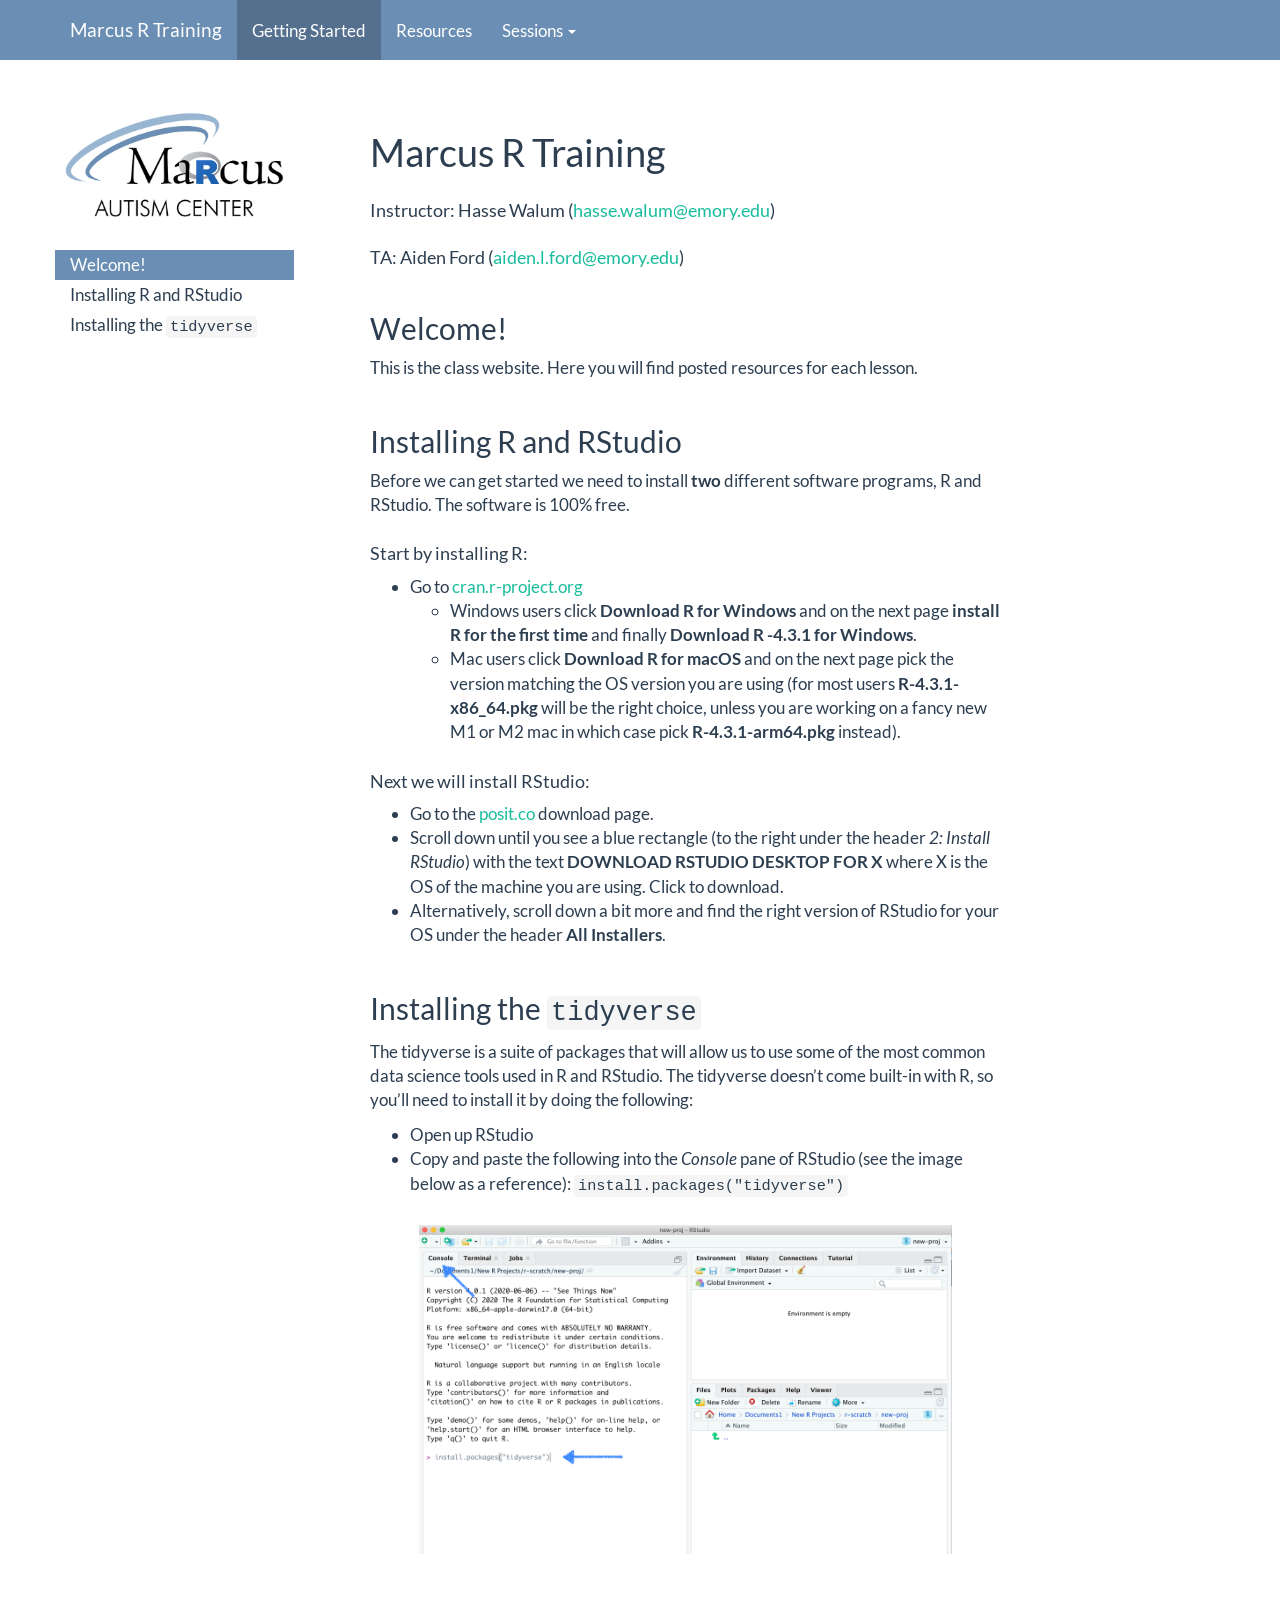
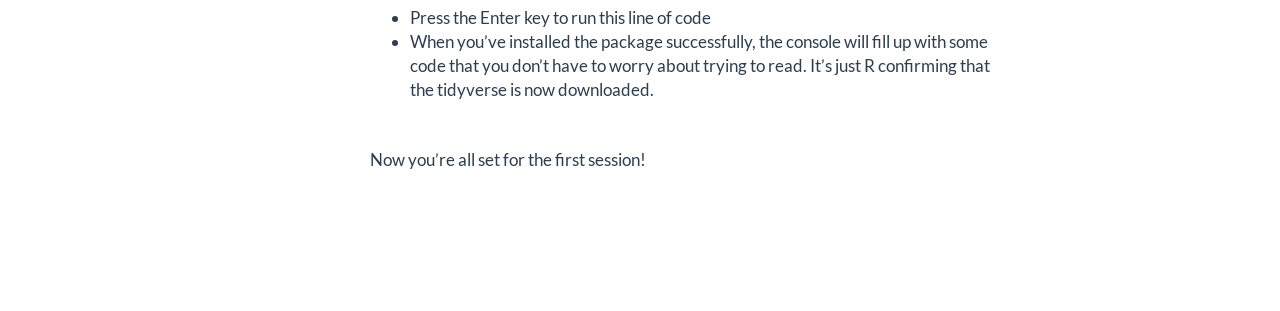
<file: docs/index.html>
<!DOCTYPE html>

<html>

<head>

<meta charset="utf-8" />
<meta name="generator" content="pandoc" />
<meta http-equiv="X-UA-Compatible" content="IE=EDGE" />


<meta name="author" content="Instructor: Hasse Walum (hasse.walum@emory.edu)" />
<meta name="author" content="TA: Aiden Ford (aiden.l.ford@emory.edu)" />


<title>Marcus R Training</title>

<script src="site_libs/header-attrs-2.24/header-attrs.js"></script>
<script src="site_libs/jquery-3.6.0/jquery-3.6.0.min.js"></script>
<meta name="viewport" content="width=device-width, initial-scale=1" />
<link href="site_libs/bootstrap-3.3.5/css/flatly.min.css" rel="stylesheet" />
<script src="site_libs/bootstrap-3.3.5/js/bootstrap.min.js"></script>
<script src="site_libs/bootstrap-3.3.5/shim/html5shiv.min.js"></script>
<script src="site_libs/bootstrap-3.3.5/shim/respond.min.js"></script>
<style>h1 {font-size: 34px;}
       h1.title {font-size: 38px;}
       h2 {font-size: 30px;}
       h3 {font-size: 24px;}
       h4 {font-size: 18px;}
       h5 {font-size: 16px;}
       h6 {font-size: 12px;}
       code {color: inherit; background-color: rgba(0, 0, 0, 0.04);}
       pre:not([class]) { background-color: white }</style>
<script src="site_libs/jqueryui-1.13.2/jquery-ui.min.js"></script>
<link href="site_libs/tocify-1.9.1/jquery.tocify.css" rel="stylesheet" />
<script src="site_libs/tocify-1.9.1/jquery.tocify.js"></script>
<script src="site_libs/navigation-1.1/tabsets.js"></script>
<link href="site_libs/highlightjs-9.12.0/default.css" rel="stylesheet" />
<script src="site_libs/highlightjs-9.12.0/highlight.js"></script>

<style type="text/css">
  code{white-space: pre-wrap;}
  span.smallcaps{font-variant: small-caps;}
  span.underline{text-decoration: underline;}
  div.column{display: inline-block; vertical-align: top; width: 50%;}
  div.hanging-indent{margin-left: 1.5em; text-indent: -1.5em;}
  ul.task-list{list-style: none;}
    </style>

<style type="text/css">code{white-space: pre;}</style>
<script type="text/javascript">
if (window.hljs) {
  hljs.configure({languages: []});
  hljs.initHighlightingOnLoad();
  if (document.readyState && document.readyState === "complete") {
    window.setTimeout(function() { hljs.initHighlighting(); }, 0);
  }
}
</script>






<link rel="stylesheet" href="home.css" type="text/css" />
<link rel="stylesheet" href="style.css" type="text/css" />



<style type = "text/css">
.main-container {
  max-width: 940px;
  margin-left: auto;
  margin-right: auto;
}
img {
  max-width:100%;
}
.tabbed-pane {
  padding-top: 12px;
}
.html-widget {
  margin-bottom: 20px;
}
button.code-folding-btn:focus {
  outline: none;
}
summary {
  display: list-item;
}
details > summary > p:only-child {
  display: inline;
}
pre code {
  padding: 0;
}
</style>


<style type="text/css">
.dropdown-submenu {
  position: relative;
}
.dropdown-submenu>.dropdown-menu {
  top: 0;
  left: 100%;
  margin-top: -6px;
  margin-left: -1px;
  border-radius: 0 6px 6px 6px;
}
.dropdown-submenu:hover>.dropdown-menu {
  display: block;
}
.dropdown-submenu>a:after {
  display: block;
  content: " ";
  float: right;
  width: 0;
  height: 0;
  border-color: transparent;
  border-style: solid;
  border-width: 5px 0 5px 5px;
  border-left-color: #cccccc;
  margin-top: 5px;
  margin-right: -10px;
}
.dropdown-submenu:hover>a:after {
  border-left-color: #adb5bd;
}
.dropdown-submenu.pull-left {
  float: none;
}
.dropdown-submenu.pull-left>.dropdown-menu {
  left: -100%;
  margin-left: 10px;
  border-radius: 6px 0 6px 6px;
}
</style>

<script type="text/javascript">
// manage active state of menu based on current page
$(document).ready(function () {
  // active menu anchor
  href = window.location.pathname
  href = href.substr(href.lastIndexOf('/') + 1)
  if (href === "")
    href = "index.html";
  var menuAnchor = $('a[href="' + href + '"]');

  // mark the anchor link active (and if it's in a dropdown, also mark that active)
  var dropdown = menuAnchor.closest('li.dropdown');
  if (window.bootstrap) { // Bootstrap 4+
    menuAnchor.addClass('active');
    dropdown.find('> .dropdown-toggle').addClass('active');
  } else { // Bootstrap 3
    menuAnchor.parent().addClass('active');
    dropdown.addClass('active');
  }

  // Navbar adjustments
  var navHeight = $(".navbar").first().height() + 15;
  var style = document.createElement('style');
  var pt = "padding-top: " + navHeight + "px; ";
  var mt = "margin-top: -" + navHeight + "px; ";
  var css = "";
  // offset scroll position for anchor links (for fixed navbar)
  for (var i = 1; i <= 6; i++) {
    css += ".section h" + i + "{ " + pt + mt + "}\n";
  }
  style.innerHTML = "body {" + pt + "padding-bottom: 40px; }\n" + css;
  document.head.appendChild(style);
});
</script>

<!-- tabsets -->

<style type="text/css">
.tabset-dropdown > .nav-tabs {
  display: inline-table;
  max-height: 500px;
  min-height: 44px;
  overflow-y: auto;
  border: 1px solid #ddd;
  border-radius: 4px;
}

.tabset-dropdown > .nav-tabs > li.active:before, .tabset-dropdown > .nav-tabs.nav-tabs-open:before {
  content: "\e259";
  font-family: 'Glyphicons Halflings';
  display: inline-block;
  padding: 10px;
  border-right: 1px solid #ddd;
}

.tabset-dropdown > .nav-tabs.nav-tabs-open > li.active:before {
  content: "\e258";
  font-family: 'Glyphicons Halflings';
  border: none;
}

.tabset-dropdown > .nav-tabs > li.active {
  display: block;
}

.tabset-dropdown > .nav-tabs > li > a,
.tabset-dropdown > .nav-tabs > li > a:focus,
.tabset-dropdown > .nav-tabs > li > a:hover {
  border: none;
  display: inline-block;
  border-radius: 4px;
  background-color: transparent;
}

.tabset-dropdown > .nav-tabs.nav-tabs-open > li {
  display: block;
  float: none;
}

.tabset-dropdown > .nav-tabs > li {
  display: none;
}
</style>

<!-- code folding -->



<style type="text/css">

#TOC {
  margin: 25px 0px 20px 0px;
}
@media (max-width: 768px) {
#TOC {
  position: relative;
  width: 100%;
}
}

@media print {
.toc-content {
  /* see https://github.com/w3c/csswg-drafts/issues/4434 */
  float: right;
}
}

.toc-content {
  padding-left: 30px;
  padding-right: 40px;
}

div.main-container {
  max-width: 1200px;
}

div.tocify {
  width: 20%;
  max-width: 260px;
  max-height: 85%;
}

@media (min-width: 768px) and (max-width: 991px) {
  div.tocify {
    width: 25%;
  }
}

@media (max-width: 767px) {
  div.tocify {
    width: 100%;
    max-width: none;
  }
}

.tocify ul, .tocify li {
  line-height: 20px;
}

.tocify-subheader .tocify-item {
  font-size: 0.90em;
}

.tocify .list-group-item {
  border-radius: 0px;
}


</style>



</head>

<body>


<div class="container-fluid main-container">


<!-- setup 3col/9col grid for toc_float and main content  -->
<div class="row">
<div class="col-xs-12 col-sm-4 col-md-3">
<div id="TOC" class="tocify">
</div>
</div>

<div class="toc-content col-xs-12 col-sm-8 col-md-9">




<div class="navbar navbar-default  navbar-fixed-top" role="navigation">
  <div class="container">
    <div class="navbar-header">
      <button type="button" class="navbar-toggle collapsed" data-toggle="collapse" data-bs-toggle="collapse" data-target="#navbar" data-bs-target="#navbar">
        <span class="icon-bar"></span>
        <span class="icon-bar"></span>
        <span class="icon-bar"></span>
      </button>
      <a class="navbar-brand" href="index.html">Marcus R Training</a>
    </div>
    <div id="navbar" class="navbar-collapse collapse">
      <ul class="nav navbar-nav">
        <li>
  <a href="index.html">Getting Started</a>
</li>
<li>
  <a href="resources.html">Resources</a>
</li>
<li class="dropdown">
  <a href="#" class="dropdown-toggle" data-toggle="dropdown" role="button" data-bs-toggle="dropdown" aria-expanded="false">
    Sessions
     
    <span class="caret"></span>
  </a>
  <ul class="dropdown-menu" role="menu">
    <li>
      <a href="01_session.html">Session 1</a>
    </li>
    <li>
      <a href="02_session.html">Session 2</a>
    </li>
    <li>
      <a href="03_session.html">Session 3</a>
    </li>
    <li>
      <a href="04_session.html">Session 4</a>
    </li>
    <li>
      <a href="05_session.html">Session 5</a>
    </li>
    <li>
      <a href="06_session.html">Session 6</a>
    </li>
    <li>
      <a href="07_session.html">Session 7</a>
    </li>
  </ul>
</li>
      </ul>
      <ul class="nav navbar-nav navbar-right">
        
      </ul>
    </div><!--/.nav-collapse -->
  </div><!--/.container -->
</div><!--/.navbar -->

<div id="header">



<h1 class="title toc-ignore">Marcus R Training</h1>
<h4 class="author">Instructor: Hasse Walum (<a
href="mailto:hasse.walum@emory.edu"
class="email">hasse.walum@emory.edu</a>)</h4>
<h4 class="author">TA: Aiden Ford (<a
href="mailto:aiden.l.ford@emory.edu"
class="email">aiden.l.ford@emory.edu</a>)</h4>

</div>


<div id="welcome" class="section level2">
<h2>Welcome!</h2>
<p>This is the class website. Here you will find posted resources for
each lesson.</p>
</div>
<div id="installing-r-and-rstudio" class="section level2">
<h2>Installing R and RStudio</h2>
<p>Before we can get started we need to install <strong>two</strong>
different software programs, R and RStudio. The software is 100%
free.</p>
<div id="start-by-installing-r" class="section level4">
<h4>Start by installing R:</h4>
<ul>
<li>Go to <a href="https://cran.r-project.org">cran.r-project.org</a>
<ul>
<li>Windows users click <strong>Download R for Windows</strong> and on
the next page <strong>install R for the first time</strong> and finally
<strong>Download R -4.3.1 for Windows</strong>.</li>
<li>Mac users click <strong>Download R for macOS</strong> and on the
next page pick the version matching the OS version you are using (for
most users <strong>R-4.3.1-x86_64.pkg</strong> will be the right choice,
unless you are working on a fancy new M1 or M2 mac in which case pick
<strong>R-4.3.1-arm64.pkg</strong> instead).</li>
</ul></li>
</ul>
</div>
<div id="next-we-will-install-rstudio" class="section level4">
<h4>Next we will install RStudio:</h4>
<ul>
<li>Go to the <a
href="https://posit.co/download/rstudio-desktop/">posit.co</a> download
page.</li>
<li>Scroll down until you see a blue rectangle (to the right under the
header <em>2: Install RStudio</em>) with the text <strong>DOWNLOAD
RSTUDIO DESKTOP FOR X</strong> where X is the OS of the machine you are
using. Click to download.<br />
</li>
<li>Alternatively, scroll down a bit more and find the right version of
RStudio for your OS under the header <strong>All
Installers</strong>.</li>
</ul>
</div>
</div>
<div id="installing-the-tidyverse" class="section level2">
<h2>Installing the <code>tidyverse</code></h2>
<p>The tidyverse is a suite of packages that will allow us to use some
of the most common data science tools used in R and RStudio. The
tidyverse doesn’t come built-in with R, so you’ll need to install it by
doing the following:</p>
<ul>
<li>Open up RStudio</li>
<li>Copy and paste the following into the <em>Console</em> pane of
RStudio (see the image below as a reference):
<code>install.packages("tidyverse")</code></li>
</ul>
<center>
<img src="console.png" style="width:90.0%" />
</center>
<p><br />
</p>
<ul>
<li>Press the Enter key to run this line of code</li>
<li>When you’ve installed the package successfully, the console will
fill up with some code that you don’t have to worry about trying to
read. It’s just R confirming that the tidyverse is now downloaded.</li>
</ul>
<p><br></p>
<p>Now you’re all set for the first session!</p>
</div>



</div>
</div>

</div>

<script>

// add bootstrap table styles to pandoc tables
function bootstrapStylePandocTables() {
  $('tr.odd').parent('tbody').parent('table').addClass('table table-condensed');
}
$(document).ready(function () {
  bootstrapStylePandocTables();
});


</script>

<!-- tabsets -->

<script>
$(document).ready(function () {
  window.buildTabsets("TOC");
});

$(document).ready(function () {
  $('.tabset-dropdown > .nav-tabs > li').click(function () {
    $(this).parent().toggleClass('nav-tabs-open');
  });
});
</script>

<!-- code folding -->

<script>
$(document).ready(function ()  {

    // temporarily add toc-ignore selector to headers for the consistency with Pandoc
    $('.unlisted.unnumbered').addClass('toc-ignore')

    // move toc-ignore selectors from section div to header
    $('div.section.toc-ignore')
        .removeClass('toc-ignore')
        .children('h1,h2,h3,h4,h5').addClass('toc-ignore');

    // establish options
    var options = {
      selectors: "h1,h2,h3",
      theme: "bootstrap3",
      context: '.toc-content',
      hashGenerator: function (text) {
        return text.replace(/[.\\/?&!#<>]/g, '').replace(/\s/g, '_');
      },
      ignoreSelector: ".toc-ignore",
      scrollTo: 0
    };
    options.showAndHide = true;
    options.smoothScroll = true;

    // tocify
    var toc = $("#TOC").tocify(options).data("toc-tocify");
});
</script>

<!-- dynamically load mathjax for compatibility with self-contained -->
<script>
  (function () {
    var script = document.createElement("script");
    script.type = "text/javascript";
    script.src  = "https://mathjax.rstudio.com/latest/MathJax.js?config=TeX-AMS-MML_HTMLorMML";
    document.getElementsByTagName("head")[0].appendChild(script);
  })();
</script>

</body>
</html>
</file>
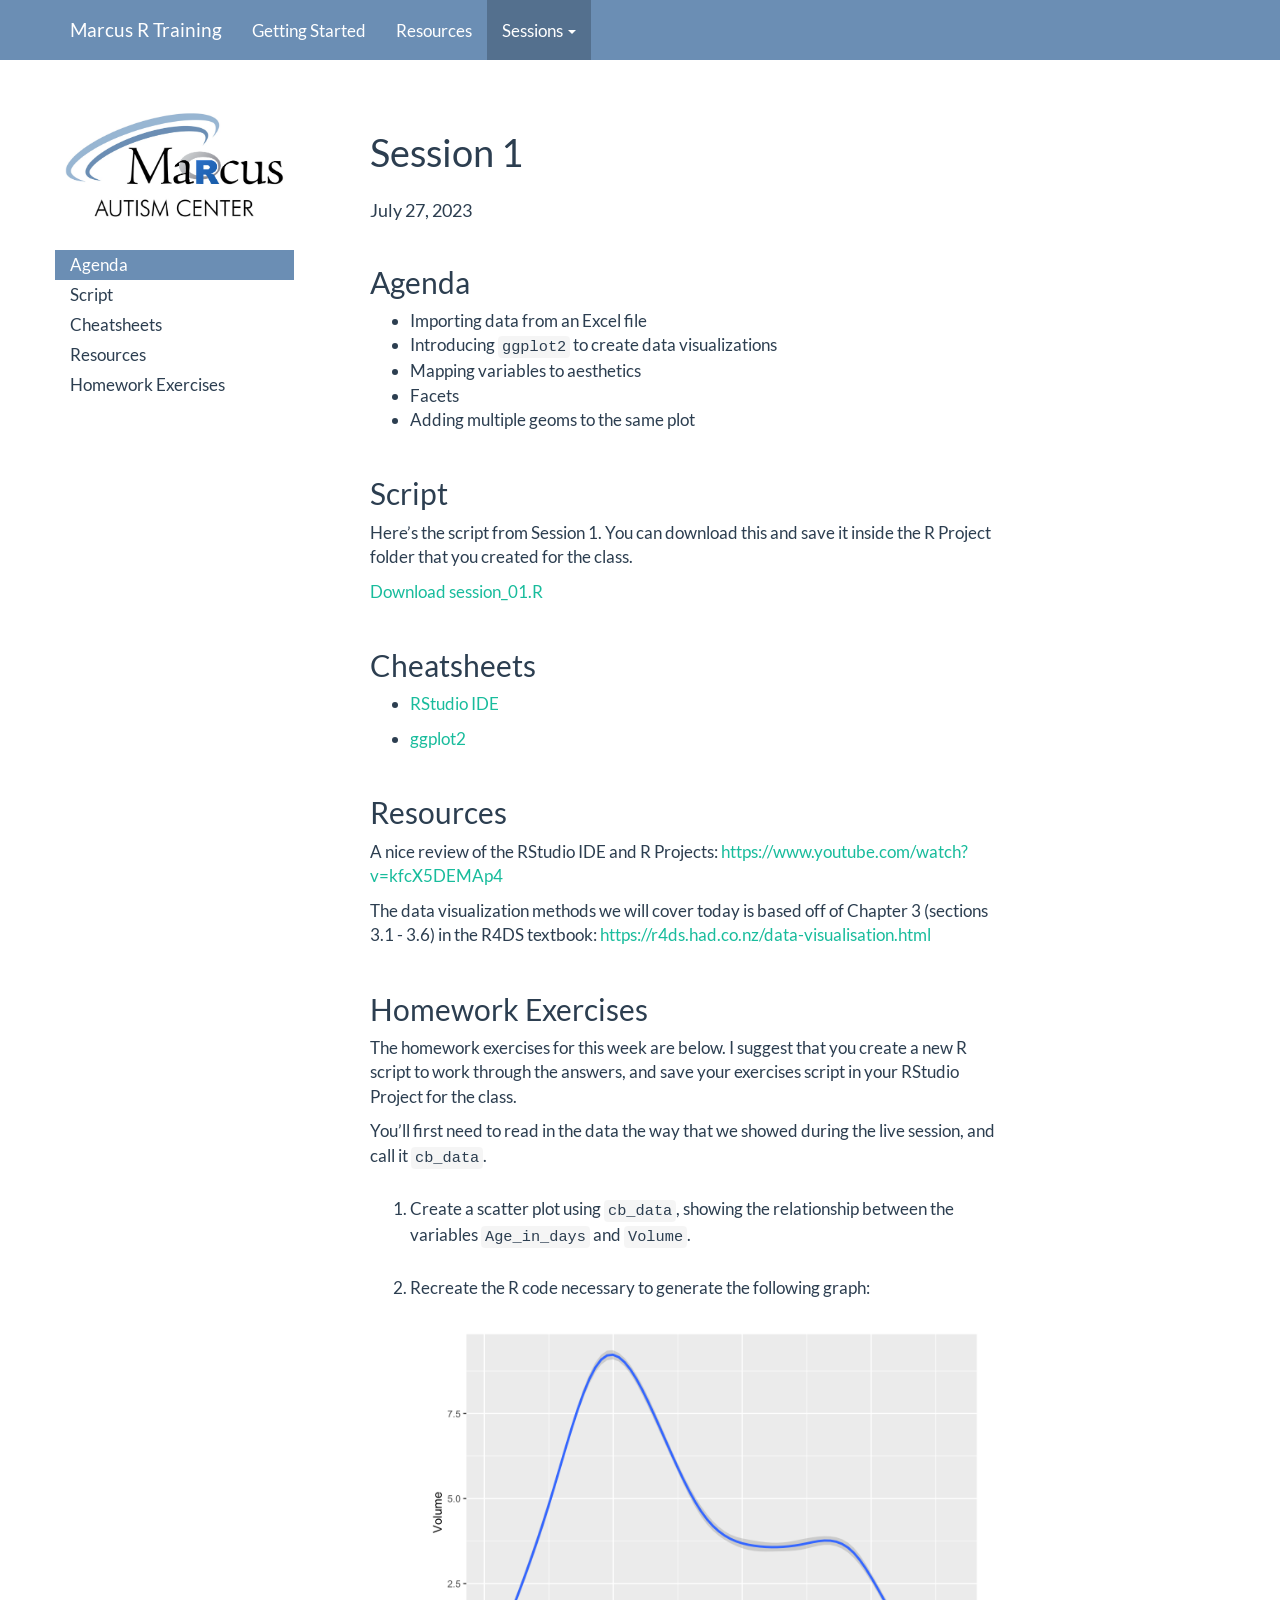
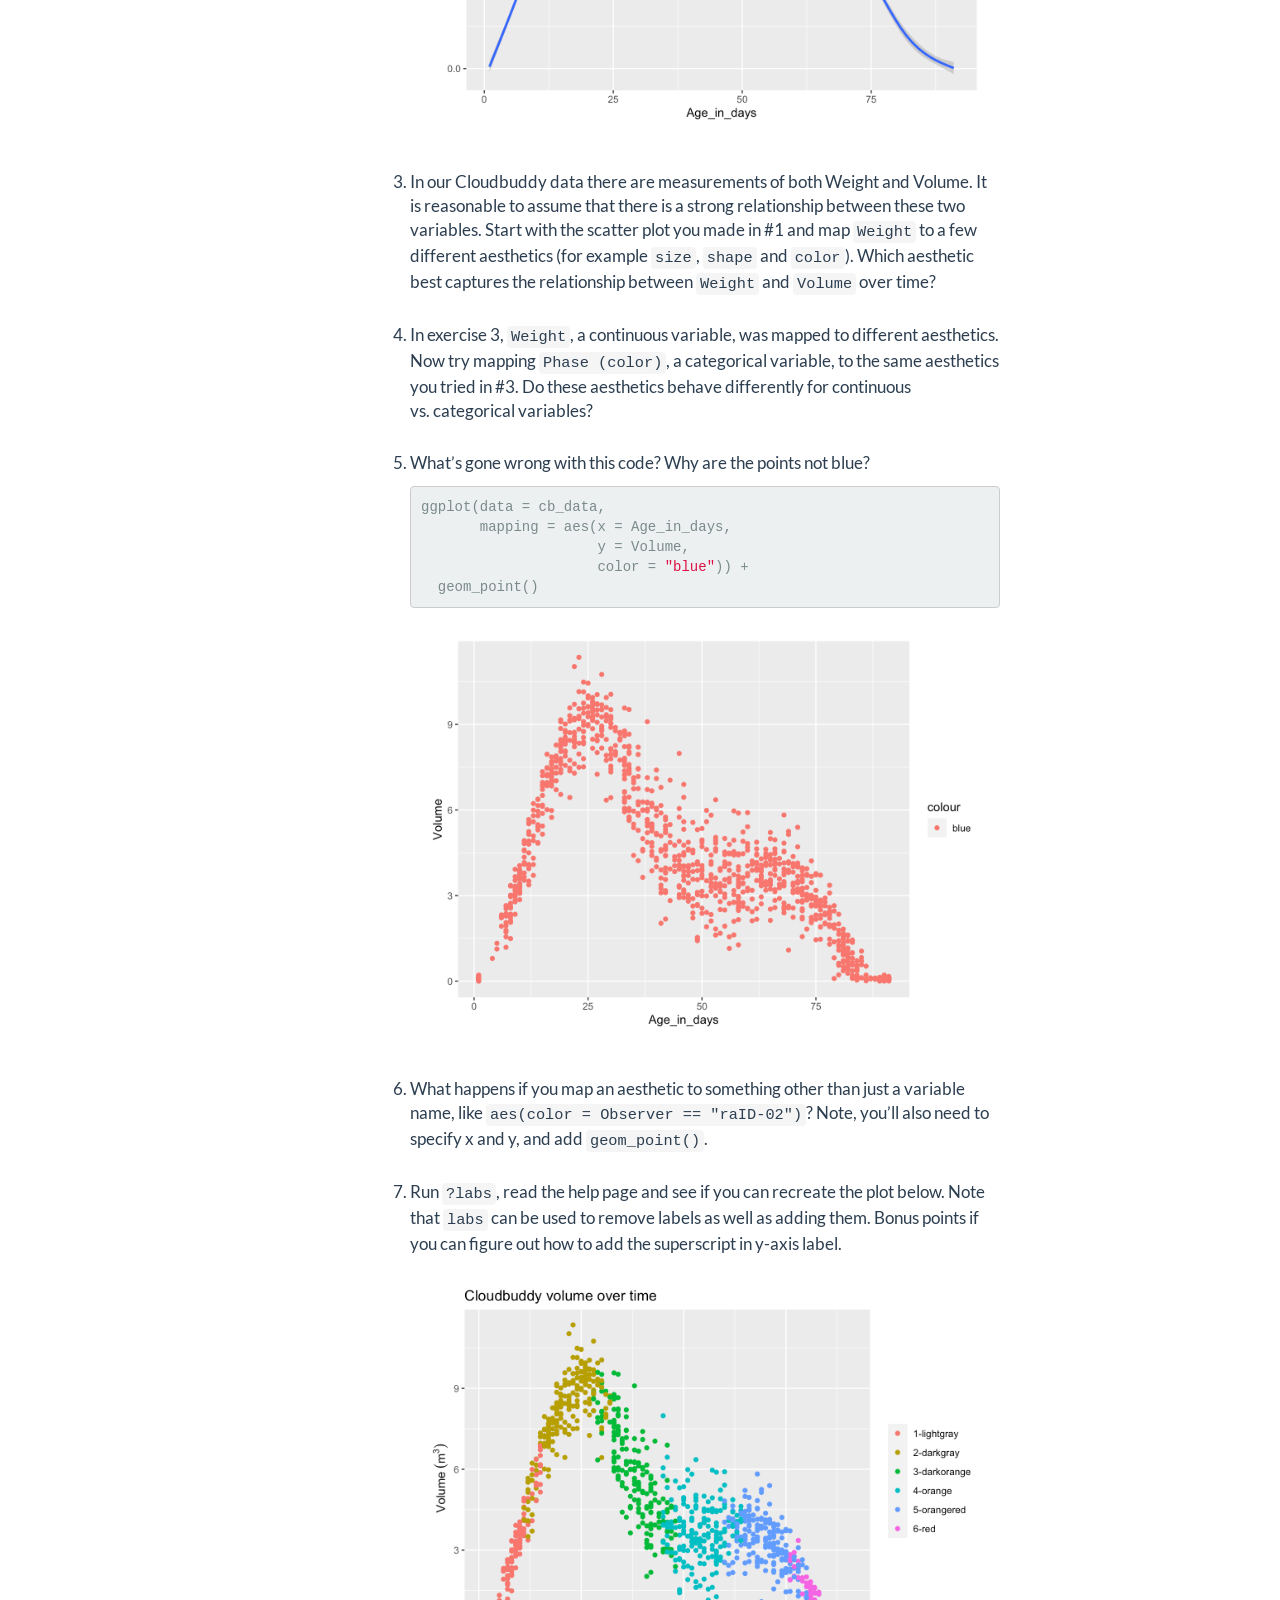
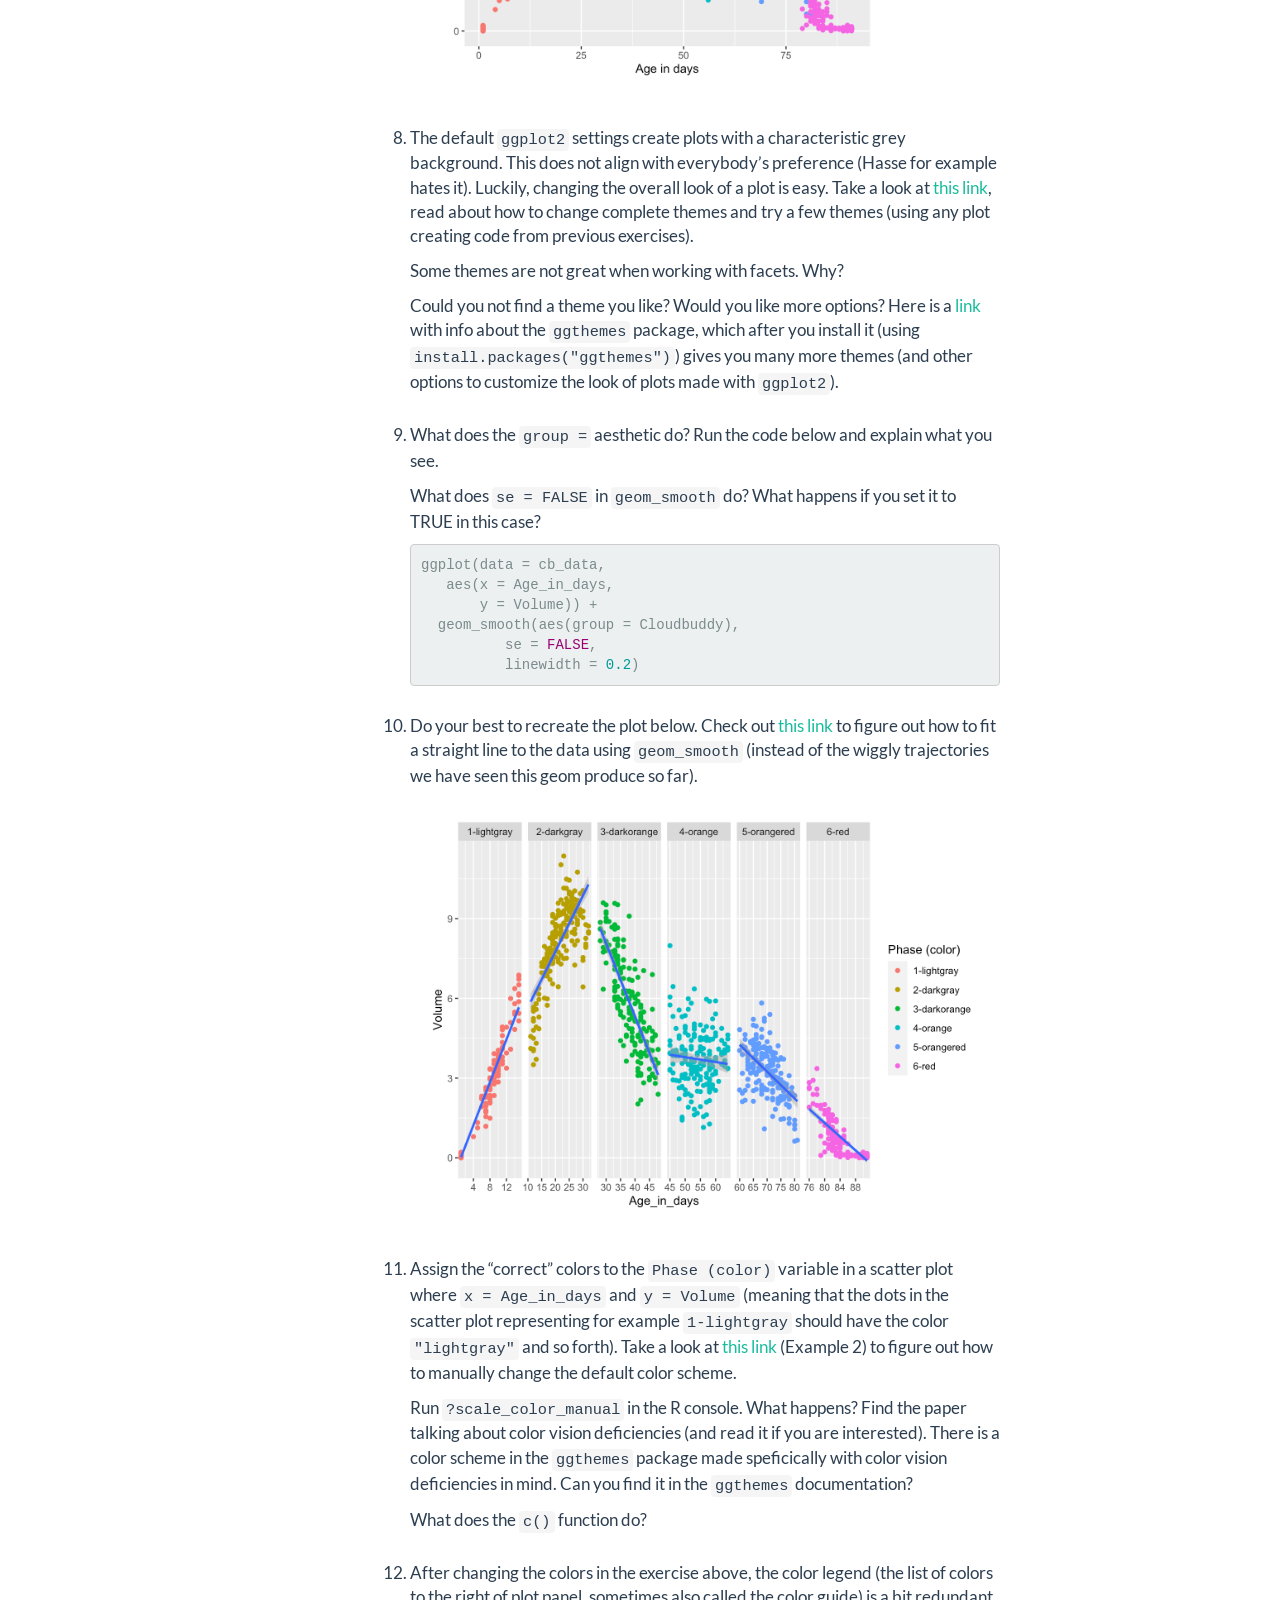
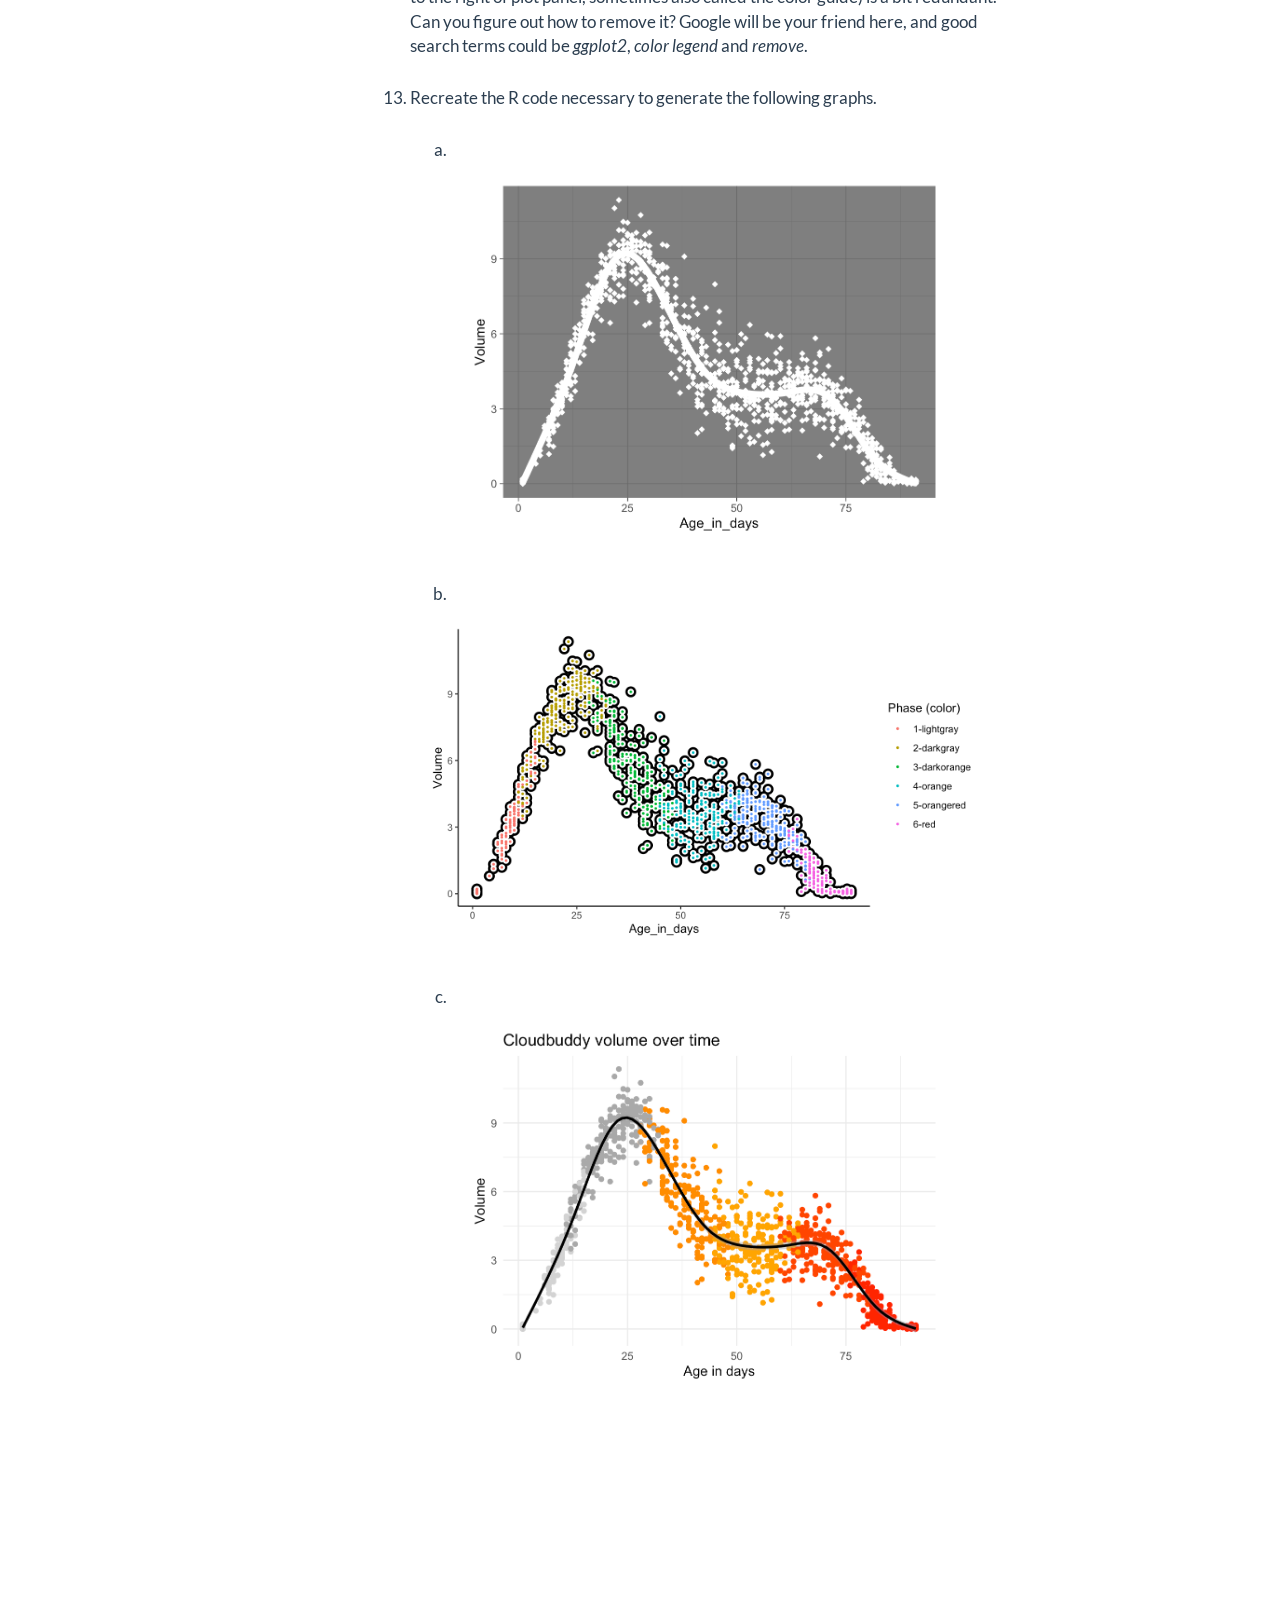
<file: docs/01_session.html>
<!DOCTYPE html>

<html>

<head>

<meta charset="utf-8" />
<meta name="generator" content="pandoc" />
<meta http-equiv="X-UA-Compatible" content="IE=EDGE" />



<meta name="date" content="2023-07-27" />

<title>Session 1</title>

<script src="site_libs/header-attrs-2.24/header-attrs.js"></script>
<script src="site_libs/jquery-3.6.0/jquery-3.6.0.min.js"></script>
<meta name="viewport" content="width=device-width, initial-scale=1" />
<link href="site_libs/bootstrap-3.3.5/css/flatly.min.css" rel="stylesheet" />
<script src="site_libs/bootstrap-3.3.5/js/bootstrap.min.js"></script>
<script src="site_libs/bootstrap-3.3.5/shim/html5shiv.min.js"></script>
<script src="site_libs/bootstrap-3.3.5/shim/respond.min.js"></script>
<style>h1 {font-size: 34px;}
       h1.title {font-size: 38px;}
       h2 {font-size: 30px;}
       h3 {font-size: 24px;}
       h4 {font-size: 18px;}
       h5 {font-size: 16px;}
       h6 {font-size: 12px;}
       code {color: inherit; background-color: rgba(0, 0, 0, 0.04);}
       pre:not([class]) { background-color: white }</style>
<script src="site_libs/jqueryui-1.13.2/jquery-ui.min.js"></script>
<link href="site_libs/tocify-1.9.1/jquery.tocify.css" rel="stylesheet" />
<script src="site_libs/tocify-1.9.1/jquery.tocify.js"></script>
<script src="site_libs/navigation-1.1/tabsets.js"></script>
<link href="site_libs/highlightjs-9.12.0/default.css" rel="stylesheet" />
<script src="site_libs/highlightjs-9.12.0/highlight.js"></script>

<style type="text/css">
  code{white-space: pre-wrap;}
  span.smallcaps{font-variant: small-caps;}
  span.underline{text-decoration: underline;}
  div.column{display: inline-block; vertical-align: top; width: 50%;}
  div.hanging-indent{margin-left: 1.5em; text-indent: -1.5em;}
  ul.task-list{list-style: none;}
    </style>

<style type="text/css">code{white-space: pre;}</style>
<script type="text/javascript">
if (window.hljs) {
  hljs.configure({languages: []});
  hljs.initHighlightingOnLoad();
  if (document.readyState && document.readyState === "complete") {
    window.setTimeout(function() { hljs.initHighlighting(); }, 0);
  }
}
</script>






<link rel="stylesheet" href="style.css" type="text/css" />



<style type = "text/css">
.main-container {
  max-width: 940px;
  margin-left: auto;
  margin-right: auto;
}
img {
  max-width:100%;
}
.tabbed-pane {
  padding-top: 12px;
}
.html-widget {
  margin-bottom: 20px;
}
button.code-folding-btn:focus {
  outline: none;
}
summary {
  display: list-item;
}
details > summary > p:only-child {
  display: inline;
}
pre code {
  padding: 0;
}
</style>


<style type="text/css">
.dropdown-submenu {
  position: relative;
}
.dropdown-submenu>.dropdown-menu {
  top: 0;
  left: 100%;
  margin-top: -6px;
  margin-left: -1px;
  border-radius: 0 6px 6px 6px;
}
.dropdown-submenu:hover>.dropdown-menu {
  display: block;
}
.dropdown-submenu>a:after {
  display: block;
  content: " ";
  float: right;
  width: 0;
  height: 0;
  border-color: transparent;
  border-style: solid;
  border-width: 5px 0 5px 5px;
  border-left-color: #cccccc;
  margin-top: 5px;
  margin-right: -10px;
}
.dropdown-submenu:hover>a:after {
  border-left-color: #adb5bd;
}
.dropdown-submenu.pull-left {
  float: none;
}
.dropdown-submenu.pull-left>.dropdown-menu {
  left: -100%;
  margin-left: 10px;
  border-radius: 6px 0 6px 6px;
}
</style>

<script type="text/javascript">
// manage active state of menu based on current page
$(document).ready(function () {
  // active menu anchor
  href = window.location.pathname
  href = href.substr(href.lastIndexOf('/') + 1)
  if (href === "")
    href = "index.html";
  var menuAnchor = $('a[href="' + href + '"]');

  // mark the anchor link active (and if it's in a dropdown, also mark that active)
  var dropdown = menuAnchor.closest('li.dropdown');
  if (window.bootstrap) { // Bootstrap 4+
    menuAnchor.addClass('active');
    dropdown.find('> .dropdown-toggle').addClass('active');
  } else { // Bootstrap 3
    menuAnchor.parent().addClass('active');
    dropdown.addClass('active');
  }

  // Navbar adjustments
  var navHeight = $(".navbar").first().height() + 15;
  var style = document.createElement('style');
  var pt = "padding-top: " + navHeight + "px; ";
  var mt = "margin-top: -" + navHeight + "px; ";
  var css = "";
  // offset scroll position for anchor links (for fixed navbar)
  for (var i = 1; i <= 6; i++) {
    css += ".section h" + i + "{ " + pt + mt + "}\n";
  }
  style.innerHTML = "body {" + pt + "padding-bottom: 40px; }\n" + css;
  document.head.appendChild(style);
});
</script>

<!-- tabsets -->

<style type="text/css">
.tabset-dropdown > .nav-tabs {
  display: inline-table;
  max-height: 500px;
  min-height: 44px;
  overflow-y: auto;
  border: 1px solid #ddd;
  border-radius: 4px;
}

.tabset-dropdown > .nav-tabs > li.active:before, .tabset-dropdown > .nav-tabs.nav-tabs-open:before {
  content: "\e259";
  font-family: 'Glyphicons Halflings';
  display: inline-block;
  padding: 10px;
  border-right: 1px solid #ddd;
}

.tabset-dropdown > .nav-tabs.nav-tabs-open > li.active:before {
  content: "\e258";
  font-family: 'Glyphicons Halflings';
  border: none;
}

.tabset-dropdown > .nav-tabs > li.active {
  display: block;
}

.tabset-dropdown > .nav-tabs > li > a,
.tabset-dropdown > .nav-tabs > li > a:focus,
.tabset-dropdown > .nav-tabs > li > a:hover {
  border: none;
  display: inline-block;
  border-radius: 4px;
  background-color: transparent;
}

.tabset-dropdown > .nav-tabs.nav-tabs-open > li {
  display: block;
  float: none;
}

.tabset-dropdown > .nav-tabs > li {
  display: none;
}
</style>

<!-- code folding -->



<style type="text/css">

#TOC {
  margin: 25px 0px 20px 0px;
}
@media (max-width: 768px) {
#TOC {
  position: relative;
  width: 100%;
}
}

@media print {
.toc-content {
  /* see https://github.com/w3c/csswg-drafts/issues/4434 */
  float: right;
}
}

.toc-content {
  padding-left: 30px;
  padding-right: 40px;
}

div.main-container {
  max-width: 1200px;
}

div.tocify {
  width: 20%;
  max-width: 260px;
  max-height: 85%;
}

@media (min-width: 768px) and (max-width: 991px) {
  div.tocify {
    width: 25%;
  }
}

@media (max-width: 767px) {
  div.tocify {
    width: 100%;
    max-width: none;
  }
}

.tocify ul, .tocify li {
  line-height: 20px;
}

.tocify-subheader .tocify-item {
  font-size: 0.90em;
}

.tocify .list-group-item {
  border-radius: 0px;
}


</style>



</head>

<body>


<div class="container-fluid main-container">


<!-- setup 3col/9col grid for toc_float and main content  -->
<div class="row">
<div class="col-xs-12 col-sm-4 col-md-3">
<div id="TOC" class="tocify">
</div>
</div>

<div class="toc-content col-xs-12 col-sm-8 col-md-9">




<div class="navbar navbar-default  navbar-fixed-top" role="navigation">
  <div class="container">
    <div class="navbar-header">
      <button type="button" class="navbar-toggle collapsed" data-toggle="collapse" data-bs-toggle="collapse" data-target="#navbar" data-bs-target="#navbar">
        <span class="icon-bar"></span>
        <span class="icon-bar"></span>
        <span class="icon-bar"></span>
      </button>
      <a class="navbar-brand" href="index.html">Marcus R Training</a>
    </div>
    <div id="navbar" class="navbar-collapse collapse">
      <ul class="nav navbar-nav">
        <li>
  <a href="index.html">Getting Started</a>
</li>
<li>
  <a href="resources.html">Resources</a>
</li>
<li class="dropdown">
  <a href="#" class="dropdown-toggle" data-toggle="dropdown" role="button" data-bs-toggle="dropdown" aria-expanded="false">
    Sessions
     
    <span class="caret"></span>
  </a>
  <ul class="dropdown-menu" role="menu">
    <li>
      <a href="01_session.html">Session 1</a>
    </li>
    <li>
      <a href="02_session.html">Session 2</a>
    </li>
    <li>
      <a href="03_session.html">Session 3</a>
    </li>
    <li>
      <a href="04_session.html">Session 4</a>
    </li>
    <li>
      <a href="05_session.html">Session 5</a>
    </li>
    <li>
      <a href="06_session.html">Session 6</a>
    </li>
    <li>
      <a href="07_session.html">Session 7</a>
    </li>
  </ul>
</li>
      </ul>
      <ul class="nav navbar-nav navbar-right">
        
      </ul>
    </div><!--/.nav-collapse -->
  </div><!--/.container -->
</div><!--/.navbar -->

<div id="header">



<h1 class="title toc-ignore">Session 1</h1>
<h4 class="date">July 27, 2023</h4>

</div>


<div id="agenda" class="section level2">
<h2>Agenda</h2>
<ul>
<li>Importing data from an Excel file</li>
<li>Introducing <code>ggplot2</code> to create data visualizations</li>
<li>Mapping variables to aesthetics</li>
<li>Facets</li>
<li>Adding multiple geoms to the same plot</li>
</ul>
</div>
<div id="script" class="section level2">
<h2>Script</h2>
<p>Here’s the script from Session 1. You can download this and save it
inside the R Project folder that you created for the class.</p>
<!-- to add scripts -->
<a href="[data-uri]" download="session_01.R">Download session_01.R</a>
</div>
<div id="cheatsheets" class="section level2">
<h2>Cheatsheets</h2>
<ul>
<li><p><a
href="https://rstudio.github.io/cheatsheets/rstudio-ide.pdf">RStudio
IDE</a></p></li>
<li><p><a
href="https://rstudio.github.io/cheatsheets/data-visualization.pdf">ggplot2</a></p></li>
</ul>
</div>
<div id="resources" class="section level2">
<h2>Resources</h2>
<p>A nice review of the RStudio IDE and R Projects: <a
href="https://www.youtube.com/watch?v=kfcX5DEMAp4"
class="uri">https://www.youtube.com/watch?v=kfcX5DEMAp4</a></p>
<p>The data visualization methods we will cover today is based off of
Chapter 3 (sections 3.1 - 3.6) in the R4DS textbook: <a
href="https://r4ds.had.co.nz/data-visualisation.html"
class="uri">https://r4ds.had.co.nz/data-visualisation.html</a></p>
</div>
<div id="homework-exercises" class="section level2">
<h2>Homework Exercises</h2>
<p>The homework exercises for this week are below. I suggest that you
create a new R script to work through the answers, and save your
exercises script in your RStudio Project for the class.</p>
<p>You’ll first need to read in the data the way that we showed during
the live session, and call it <code>cb_data</code>.</p>
<ol style="list-style-type: decimal">
<li><p>Create a scatter plot using <code>cb_data</code>, showing the
relationship between the variables <code>Age_in_days</code> and
<code>Volume</code>.</p></li>
<li><p>Recreate the R code necessary to generate the following
graph:</p>
<p><img src="01_session_files/figure-html/unnamed-chunk-4-1.png" width="672" style="display: block; margin: auto;" /></p></li>
<li><p>In our Cloudbuddy data there are measurements of both Weight and
Volume. It is reasonable to assume that there is a strong relationship
between these two variables. Start with the scatter plot you made in #1
and map <code>Weight</code> to a few different aesthetics (for example
<code>size</code>, <code>shape</code> and <code>color</code>). Which
aesthetic best captures the relationship between <code>Weight</code> and
<code>Volume</code> over time?</p></li>
<li><p>In exercise 3, <code>Weight</code>, a continuous variable, was
mapped to different aesthetics. Now try mapping
<code>Phase (color)</code>, a categorical variable, to the same
aesthetics you tried in #3. Do these aesthetics behave differently for
continuous vs. categorical variables?</p></li>
<li><p>What’s gone wrong with this code? Why are the points not
blue?</p>
<pre class="r"><code>ggplot(data = cb_data, 
       mapping = aes(x = Age_in_days, 
                     y = Volume, 
                     color = &quot;blue&quot;)) + 
  geom_point()</code></pre>
<p><img src="01_session_files/figure-html/unnamed-chunk-5-1.png" width="672" /></p></li>
<li><p>What happens if you map an aesthetic to something other than just
a variable name, like <code>aes(color = Observer == "raID-02")</code>?
Note, you’ll also need to specify x and y, and add
<code>geom_point()</code>.</p></li>
<li><p>Run <code>?labs</code>, read the help page and see if you can
recreate the plot below. Note that <code>labs</code> can be used to
remove labels as well as adding them. Bonus points if you can figure out
how to add the superscript in y-axis label.</p>
<p><img src="01_session_files/figure-html/unnamed-chunk-7-1.png" width="672" style="display: block; margin: auto;" /></p></li>
<li><p>The default <code>ggplot2</code> settings create plots with a
characteristic grey background. This does not align with everybody’s
preference (Hasse for example hates it). Luckily, changing the overall
look of a plot is easy. Take a look at <a
href="https://ggplot2.tidyverse.org/reference/ggtheme.html">this
link</a>, read about how to change complete themes and try a few themes
(using any plot creating code from previous exercises).</p>
<p>Some themes are not great when working with facets. Why?</p>
<p>Could you not find a theme you like? Would you like more options?
Here is a <a
href="https://yutannihilation.github.io/allYourFigureAreBelongToUs/ggthemes/">link</a>
with info about the <code>ggthemes</code> package, which after you
install it (using <code>install.packages("ggthemes")</code>) gives you
many more themes (and other options to customize the look of plots made
with <code>ggplot2</code>).</p></li>
<li><p>What does the <code>group =</code> aesthetic do? Run the code
below and explain what you see.</p>
<p>What does <code>se = FALSE</code> in <code>geom_smooth</code> do?
What happens if you set it to TRUE in this case?</p>
<pre class="r"><code>ggplot(data = cb_data,
   aes(x = Age_in_days,
       y = Volume)) +
  geom_smooth(aes(group = Cloudbuddy),
          se = FALSE, 
          linewidth = 0.2)</code></pre></li>
<li><p>Do your best to recreate the plot below. Check out <a
href="https://www.datanovia.com/en/blog/how-to-plot-a-smooth-line-using-ggplot2/">this
link</a> to figure out how to fit a straight line to the data using
<code>geom_smooth</code> (instead of the wiggly trajectories we have
seen this geom produce so far).</p>
<p><img src="01_session_files/figure-html/unnamed-chunk-9-1.png" width="672" style="display: block; margin: auto;" /></p></li>
<li><p>Assign the “correct” colors to the <code>Phase (color)</code>
variable in a scatter plot where <code>x = Age_in_days</code> and
<code>y = Volume</code> (meaning that the dots in the scatter plot
representing for example <code>1-lightgray</code> should have the color
<code>"lightgray"</code> and so forth). Take a look at <a
href="https://www.statology.org/color-by-factor-ggplot2/">this link</a>
(Example 2) to figure out how to manually change the default color
scheme.</p>
<p>Run <code>?scale_color_manual</code> in the R console. What happens?
Find the paper talking about color vision deficiencies (and read it if
you are interested). There is a color scheme in the
<code>ggthemes</code> package made speficically with color vision
deficiencies in mind. Can you find it in the <code>ggthemes</code>
documentation?</p>
<p>What does the <code>c()</code> function do?</p></li>
<li><p>After changing the colors in the exercise above, the color legend
(the list of colors to the right of plot panel, sometimes also called
the color guide) is a bit redundant. Can you figure out how to remove
it? Google will be your friend here, and good search terms could be
<em>ggplot2</em>, <em>color legend</em> and <em>remove</em>.</p></li>
<li><p>Recreate the R code necessary to generate the following
graphs.</p>
<ol style="list-style-type: lower-alpha">
<li></li>
</ol>
<p><img src="01_session_files/figure-html/unnamed-chunk-10-1.png" width="508.8" style="display: block; margin: auto;" /></p>
<ol start="2" style="list-style-type: lower-alpha">
<li></li>
</ol>
<p><img src="01_session_files/figure-html/unnamed-chunk-11-1.png" width="672" style="display: block; margin: auto;" /></p>
<ol start="3" style="list-style-type: lower-alpha">
<li></li>
</ol>
<p><img src="01_session_files/figure-html/unnamed-chunk-12-1.png" width="508.8" style="display: block; margin: auto;" /></p></li>
</ol>
</div>



</div>
</div>

</div>

<script>

// add bootstrap table styles to pandoc tables
function bootstrapStylePandocTables() {
  $('tr.odd').parent('tbody').parent('table').addClass('table table-condensed');
}
$(document).ready(function () {
  bootstrapStylePandocTables();
});


</script>

<!-- tabsets -->

<script>
$(document).ready(function () {
  window.buildTabsets("TOC");
});

$(document).ready(function () {
  $('.tabset-dropdown > .nav-tabs > li').click(function () {
    $(this).parent().toggleClass('nav-tabs-open');
  });
});
</script>

<!-- code folding -->

<script>
$(document).ready(function ()  {

    // temporarily add toc-ignore selector to headers for the consistency with Pandoc
    $('.unlisted.unnumbered').addClass('toc-ignore')

    // move toc-ignore selectors from section div to header
    $('div.section.toc-ignore')
        .removeClass('toc-ignore')
        .children('h1,h2,h3,h4,h5').addClass('toc-ignore');

    // establish options
    var options = {
      selectors: "h1,h2,h3",
      theme: "bootstrap3",
      context: '.toc-content',
      hashGenerator: function (text) {
        return text.replace(/[.\\/?&!#<>]/g, '').replace(/\s/g, '_');
      },
      ignoreSelector: ".toc-ignore",
      scrollTo: 0
    };
    options.showAndHide = true;
    options.smoothScroll = true;

    // tocify
    var toc = $("#TOC").tocify(options).data("toc-tocify");
});
</script>

<!-- dynamically load mathjax for compatibility with self-contained -->
<script>
  (function () {
    var script = document.createElement("script");
    script.type = "text/javascript";
    script.src  = "https://mathjax.rstudio.com/latest/MathJax.js?config=TeX-AMS-MML_HTMLorMML";
    document.getElementsByTagName("head")[0].appendChild(script);
  })();
</script>

</body>
</html>
</file>
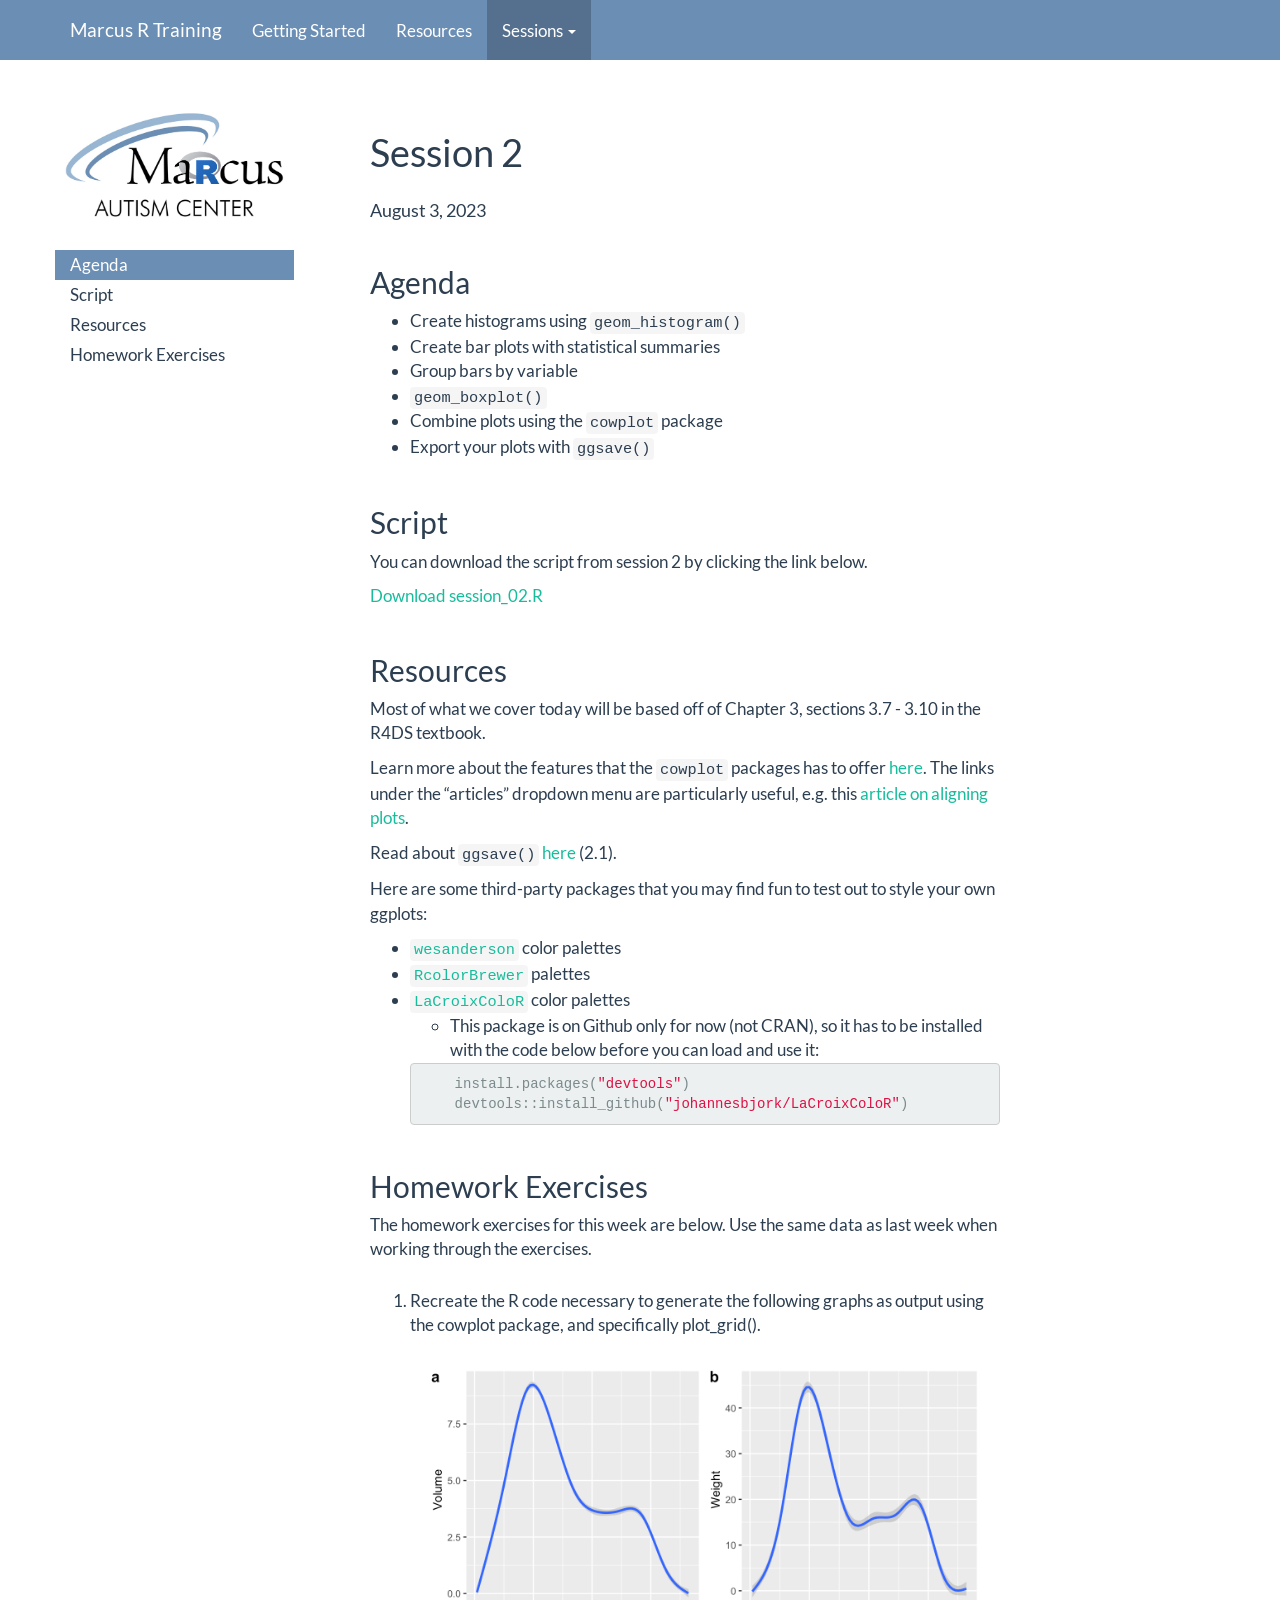
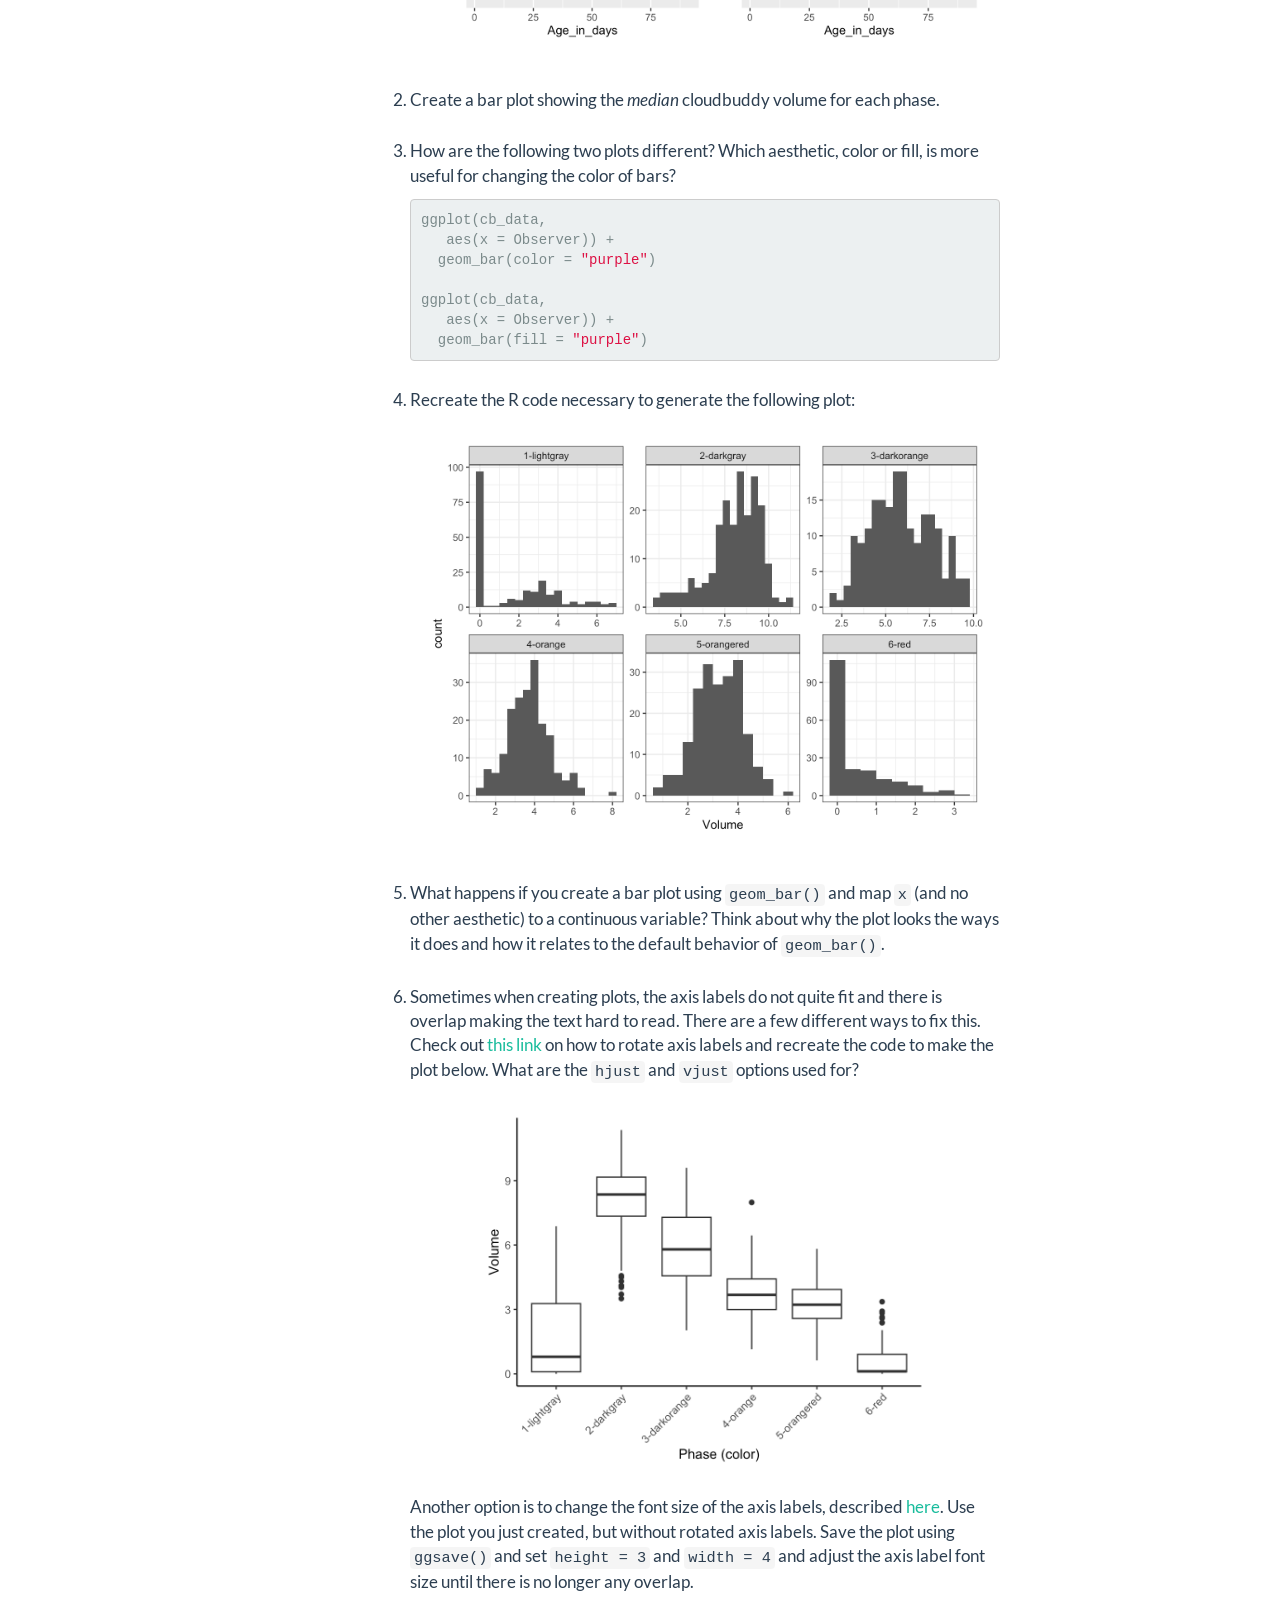
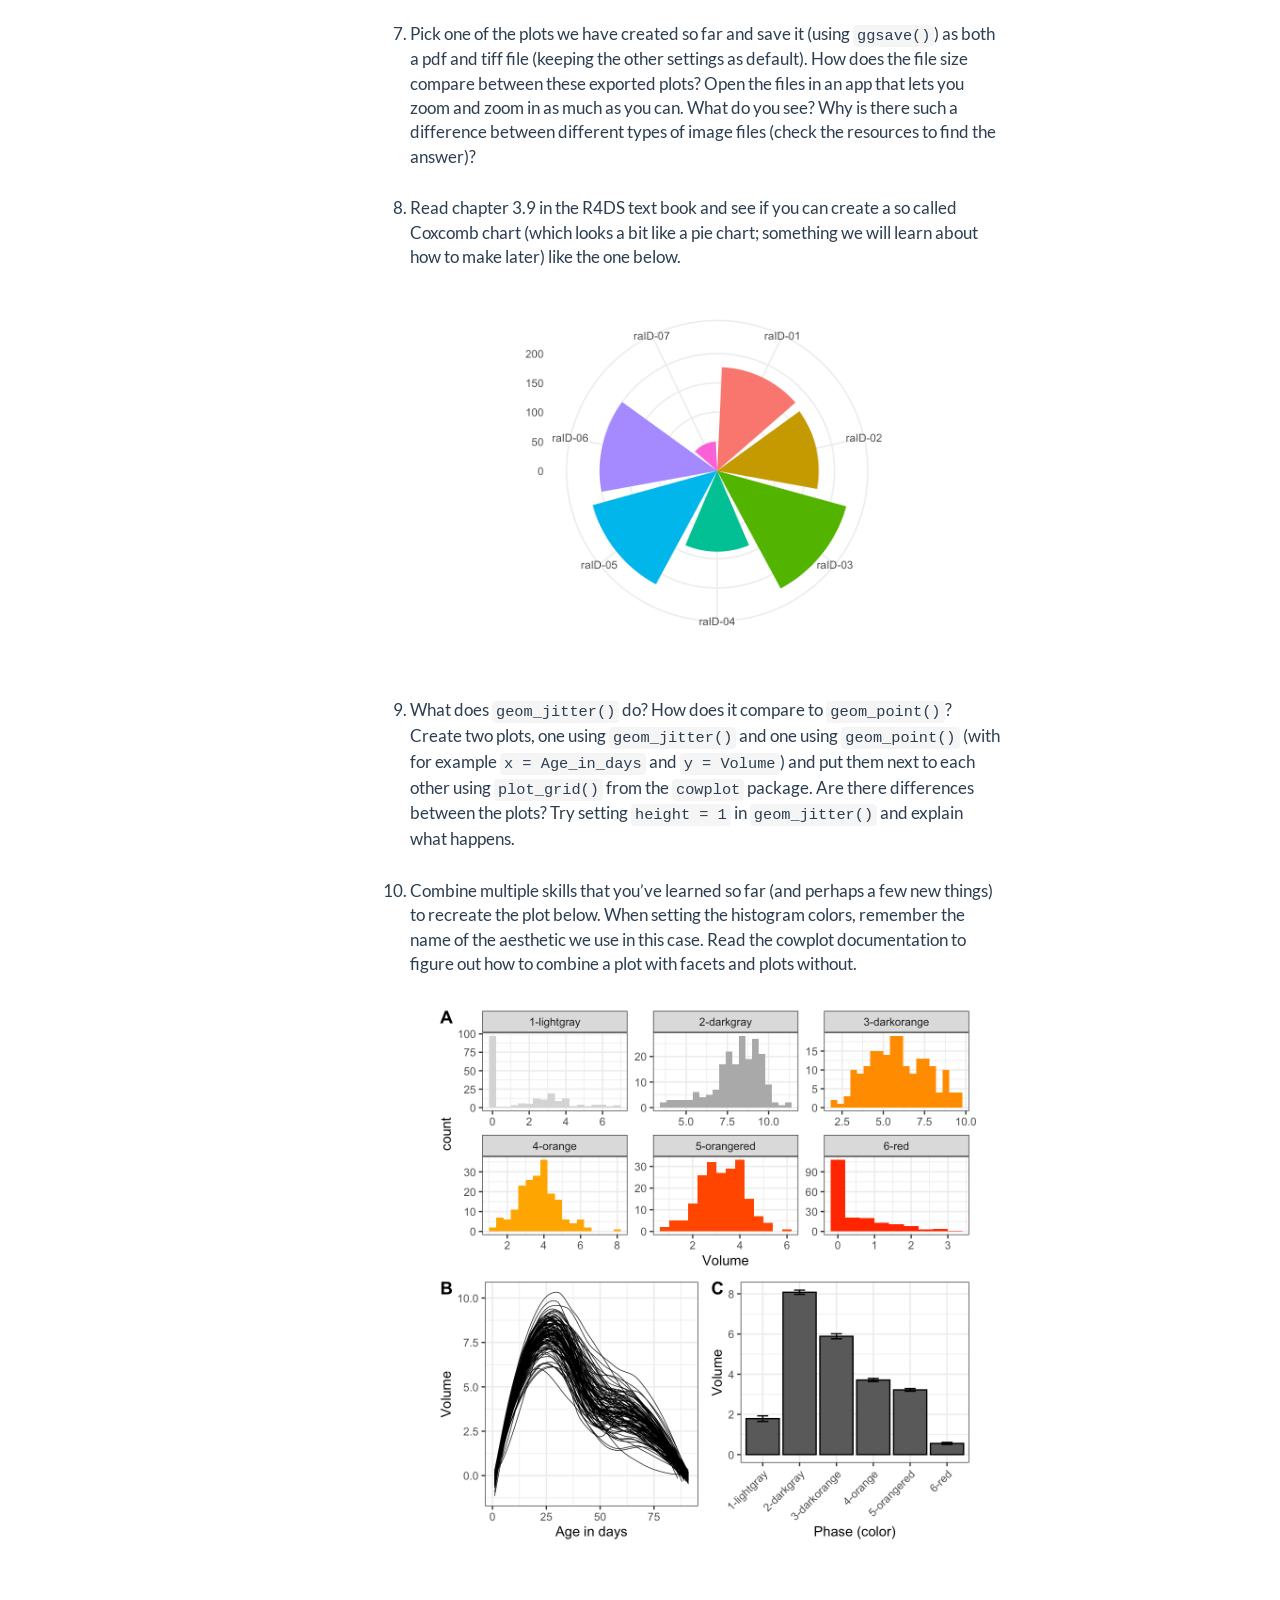
<file: docs/02_session.html>
<!DOCTYPE html>

<html>

<head>

<meta charset="utf-8" />
<meta name="generator" content="pandoc" />
<meta http-equiv="X-UA-Compatible" content="IE=EDGE" />



<meta name="date" content="2023-08-03" />

<title>Session 2</title>

<script src="site_libs/header-attrs-2.24/header-attrs.js"></script>
<script src="site_libs/jquery-3.6.0/jquery-3.6.0.min.js"></script>
<meta name="viewport" content="width=device-width, initial-scale=1" />
<link href="site_libs/bootstrap-3.3.5/css/flatly.min.css" rel="stylesheet" />
<script src="site_libs/bootstrap-3.3.5/js/bootstrap.min.js"></script>
<script src="site_libs/bootstrap-3.3.5/shim/html5shiv.min.js"></script>
<script src="site_libs/bootstrap-3.3.5/shim/respond.min.js"></script>
<style>h1 {font-size: 34px;}
       h1.title {font-size: 38px;}
       h2 {font-size: 30px;}
       h3 {font-size: 24px;}
       h4 {font-size: 18px;}
       h5 {font-size: 16px;}
       h6 {font-size: 12px;}
       code {color: inherit; background-color: rgba(0, 0, 0, 0.04);}
       pre:not([class]) { background-color: white }</style>
<script src="site_libs/jqueryui-1.13.2/jquery-ui.min.js"></script>
<link href="site_libs/tocify-1.9.1/jquery.tocify.css" rel="stylesheet" />
<script src="site_libs/tocify-1.9.1/jquery.tocify.js"></script>
<script src="site_libs/navigation-1.1/tabsets.js"></script>
<link href="site_libs/highlightjs-9.12.0/default.css" rel="stylesheet" />
<script src="site_libs/highlightjs-9.12.0/highlight.js"></script>

<style type="text/css">
  code{white-space: pre-wrap;}
  span.smallcaps{font-variant: small-caps;}
  span.underline{text-decoration: underline;}
  div.column{display: inline-block; vertical-align: top; width: 50%;}
  div.hanging-indent{margin-left: 1.5em; text-indent: -1.5em;}
  ul.task-list{list-style: none;}
    </style>

<style type="text/css">code{white-space: pre;}</style>
<script type="text/javascript">
if (window.hljs) {
  hljs.configure({languages: []});
  hljs.initHighlightingOnLoad();
  if (document.readyState && document.readyState === "complete") {
    window.setTimeout(function() { hljs.initHighlighting(); }, 0);
  }
}
</script>






<link rel="stylesheet" href="style.css" type="text/css" />



<style type = "text/css">
.main-container {
  max-width: 940px;
  margin-left: auto;
  margin-right: auto;
}
img {
  max-width:100%;
}
.tabbed-pane {
  padding-top: 12px;
}
.html-widget {
  margin-bottom: 20px;
}
button.code-folding-btn:focus {
  outline: none;
}
summary {
  display: list-item;
}
details > summary > p:only-child {
  display: inline;
}
pre code {
  padding: 0;
}
</style>


<style type="text/css">
.dropdown-submenu {
  position: relative;
}
.dropdown-submenu>.dropdown-menu {
  top: 0;
  left: 100%;
  margin-top: -6px;
  margin-left: -1px;
  border-radius: 0 6px 6px 6px;
}
.dropdown-submenu:hover>.dropdown-menu {
  display: block;
}
.dropdown-submenu>a:after {
  display: block;
  content: " ";
  float: right;
  width: 0;
  height: 0;
  border-color: transparent;
  border-style: solid;
  border-width: 5px 0 5px 5px;
  border-left-color: #cccccc;
  margin-top: 5px;
  margin-right: -10px;
}
.dropdown-submenu:hover>a:after {
  border-left-color: #adb5bd;
}
.dropdown-submenu.pull-left {
  float: none;
}
.dropdown-submenu.pull-left>.dropdown-menu {
  left: -100%;
  margin-left: 10px;
  border-radius: 6px 0 6px 6px;
}
</style>

<script type="text/javascript">
// manage active state of menu based on current page
$(document).ready(function () {
  // active menu anchor
  href = window.location.pathname
  href = href.substr(href.lastIndexOf('/') + 1)
  if (href === "")
    href = "index.html";
  var menuAnchor = $('a[href="' + href + '"]');

  // mark the anchor link active (and if it's in a dropdown, also mark that active)
  var dropdown = menuAnchor.closest('li.dropdown');
  if (window.bootstrap) { // Bootstrap 4+
    menuAnchor.addClass('active');
    dropdown.find('> .dropdown-toggle').addClass('active');
  } else { // Bootstrap 3
    menuAnchor.parent().addClass('active');
    dropdown.addClass('active');
  }

  // Navbar adjustments
  var navHeight = $(".navbar").first().height() + 15;
  var style = document.createElement('style');
  var pt = "padding-top: " + navHeight + "px; ";
  var mt = "margin-top: -" + navHeight + "px; ";
  var css = "";
  // offset scroll position for anchor links (for fixed navbar)
  for (var i = 1; i <= 6; i++) {
    css += ".section h" + i + "{ " + pt + mt + "}\n";
  }
  style.innerHTML = "body {" + pt + "padding-bottom: 40px; }\n" + css;
  document.head.appendChild(style);
});
</script>

<!-- tabsets -->

<style type="text/css">
.tabset-dropdown > .nav-tabs {
  display: inline-table;
  max-height: 500px;
  min-height: 44px;
  overflow-y: auto;
  border: 1px solid #ddd;
  border-radius: 4px;
}

.tabset-dropdown > .nav-tabs > li.active:before, .tabset-dropdown > .nav-tabs.nav-tabs-open:before {
  content: "\e259";
  font-family: 'Glyphicons Halflings';
  display: inline-block;
  padding: 10px;
  border-right: 1px solid #ddd;
}

.tabset-dropdown > .nav-tabs.nav-tabs-open > li.active:before {
  content: "\e258";
  font-family: 'Glyphicons Halflings';
  border: none;
}

.tabset-dropdown > .nav-tabs > li.active {
  display: block;
}

.tabset-dropdown > .nav-tabs > li > a,
.tabset-dropdown > .nav-tabs > li > a:focus,
.tabset-dropdown > .nav-tabs > li > a:hover {
  border: none;
  display: inline-block;
  border-radius: 4px;
  background-color: transparent;
}

.tabset-dropdown > .nav-tabs.nav-tabs-open > li {
  display: block;
  float: none;
}

.tabset-dropdown > .nav-tabs > li {
  display: none;
}
</style>

<!-- code folding -->



<style type="text/css">

#TOC {
  margin: 25px 0px 20px 0px;
}
@media (max-width: 768px) {
#TOC {
  position: relative;
  width: 100%;
}
}

@media print {
.toc-content {
  /* see https://github.com/w3c/csswg-drafts/issues/4434 */
  float: right;
}
}

.toc-content {
  padding-left: 30px;
  padding-right: 40px;
}

div.main-container {
  max-width: 1200px;
}

div.tocify {
  width: 20%;
  max-width: 260px;
  max-height: 85%;
}

@media (min-width: 768px) and (max-width: 991px) {
  div.tocify {
    width: 25%;
  }
}

@media (max-width: 767px) {
  div.tocify {
    width: 100%;
    max-width: none;
  }
}

.tocify ul, .tocify li {
  line-height: 20px;
}

.tocify-subheader .tocify-item {
  font-size: 0.90em;
}

.tocify .list-group-item {
  border-radius: 0px;
}


</style>



</head>

<body>


<div class="container-fluid main-container">


<!-- setup 3col/9col grid for toc_float and main content  -->
<div class="row">
<div class="col-xs-12 col-sm-4 col-md-3">
<div id="TOC" class="tocify">
</div>
</div>

<div class="toc-content col-xs-12 col-sm-8 col-md-9">




<div class="navbar navbar-default  navbar-fixed-top" role="navigation">
  <div class="container">
    <div class="navbar-header">
      <button type="button" class="navbar-toggle collapsed" data-toggle="collapse" data-bs-toggle="collapse" data-target="#navbar" data-bs-target="#navbar">
        <span class="icon-bar"></span>
        <span class="icon-bar"></span>
        <span class="icon-bar"></span>
      </button>
      <a class="navbar-brand" href="index.html">Marcus R Training</a>
    </div>
    <div id="navbar" class="navbar-collapse collapse">
      <ul class="nav navbar-nav">
        <li>
  <a href="index.html">Getting Started</a>
</li>
<li>
  <a href="resources.html">Resources</a>
</li>
<li class="dropdown">
  <a href="#" class="dropdown-toggle" data-toggle="dropdown" role="button" data-bs-toggle="dropdown" aria-expanded="false">
    Sessions
     
    <span class="caret"></span>
  </a>
  <ul class="dropdown-menu" role="menu">
    <li>
      <a href="01_session.html">Session 1</a>
    </li>
    <li>
      <a href="02_session.html">Session 2</a>
    </li>
    <li>
      <a href="03_session.html">Session 3</a>
    </li>
    <li>
      <a href="04_session.html">Session 4</a>
    </li>
    <li>
      <a href="05_session.html">Session 5</a>
    </li>
    <li>
      <a href="06_session.html">Session 6</a>
    </li>
    <li>
      <a href="07_session.html">Session 7</a>
    </li>
  </ul>
</li>
      </ul>
      <ul class="nav navbar-nav navbar-right">
        
      </ul>
    </div><!--/.nav-collapse -->
  </div><!--/.container -->
</div><!--/.navbar -->

<div id="header">



<h1 class="title toc-ignore">Session 2</h1>
<h4 class="date">August 3, 2023</h4>

</div>


<div id="agenda" class="section level2">
<h2>Agenda</h2>
<ul>
<li>Create histograms using <code>geom_histogram()</code></li>
<li>Create bar plots with statistical summaries</li>
<li>Group bars by variable</li>
<li><code>geom_boxplot()</code></li>
<li>Combine plots using the <code>cowplot</code> package</li>
<li>Export your plots with <code>ggsave()</code></li>
</ul>
</div>
<div id="script" class="section level2">
<h2>Script</h2>
<p>You can download the script from session 2 by clicking the link
below.</p>
<!-- to add scripts -->
<a href="[data-uri]" download="session_02.R">Download session_02.R</a>
</div>
<div id="resources" class="section level2">
<h2>Resources</h2>
<p>Most of what we cover today will be based off of Chapter 3, sections
3.7 - 3.10 in the R4DS textbook.</p>
<p>Learn more about the features that the <code>cowplot</code> packages
has to offer <a href="https://wilkelab.org/cowplot/index.html">here</a>.
The links under the “articles” dropdown menu are particularly useful,
e.g. this <a
href="https://wilkelab.org/cowplot/articles/aligning_plots.html">article
on aligning plots</a>.</p>
<p>Read about <code>ggsave()</code> <a
href="https://sscc.wisc.edu/sscc/pubs/using-r-plots/saving-plots.html">here</a>
(2.1).</p>
<p>Here are some third-party packages that you may find fun to test out
to style your own ggplots:</p>
<ul>
<li><a
href="https://github.com/karthik/wesanderson"><code>wesanderson</code></a>
color palettes</li>
<li><a
href="https://www.datanovia.com/en/blog/the-a-z-of-rcolorbrewer-palette/"><code>RcolorBrewer</code></a>
palettes</li>
<li><a
href="https://github.com/johannesbjork/LaCroixColoR"><code>LaCroixColoR</code></a>
color palettes
<ul>
<li>This package is on Github only for now (not CRAN), so it has to be
installed with the code below before you can load and use it:</li>
</ul>
<pre class="r"><code>    install.packages(&quot;devtools&quot;)
    devtools::install_github(&quot;johannesbjork/LaCroixColoR&quot;)</code></pre></li>
</ul>
</div>
<div id="homework-exercises" class="section level2">
<h2>Homework Exercises</h2>
<p>The homework exercises for this week are below. Use the same data as
last week when working through the exercises.</p>
<ol style="list-style-type: decimal">
<li><p>Recreate the R code necessary to generate the following graphs as
output using the cowplot package, and specifically plot_grid().</p>
<p><img src="02_session_files/figure-html/unnamed-chunk-5-1.png" width="672" style="display: block; margin: auto;" /></p></li>
<li><p>Create a bar plot showing the <em>median</em> cloudbuddy volume
for each phase.</p></li>
<li><p>How are the following two plots different? Which aesthetic, color
or fill, is more useful for changing the color of bars?</p>
<pre class="r"><code>ggplot(cb_data, 
   aes(x = Observer)) +
  geom_bar(color = &quot;purple&quot;)

ggplot(cb_data, 
   aes(x = Observer)) +
  geom_bar(fill = &quot;purple&quot;)</code></pre></li>
<li><p>Recreate the R code necessary to generate the following plot:</p>
<p><img src="02_session_files/figure-html/unnamed-chunk-7-1.png" width="672" style="display: block; margin: auto;" /></p></li>
<li><p>What happens if you create a bar plot using
<code>geom_bar()</code> and map <code>x</code> (and no other aesthetic)
to a continuous variable? Think about why the plot looks the ways it
does and how it relates to the default behavior of
<code>geom_bar()</code>.</p></li>
<li><p>Sometimes when creating plots, the axis labels do not quite fit
and there is overlap making the text hard to read. There are a few
different ways to fix this. Check out <a
href="https://www.statology.org/rotate-axis-labels-ggplot2/">this
link</a> on how to rotate axis labels and recreate the code to make the
plot below. What are the <code>hjust</code> and <code>vjust</code>
options used for?</p>
<p><img src="02_session_files/figure-html/unnamed-chunk-8-1.png" width="480" style="display: block; margin: auto;" /></p>
<p>Another option is to change the font size of the axis labels,
described <a
href="https://statisticsglobe.com/change-font-size-of-ggplot2-plot-in-r-axis-text-main-title-legend">here</a>.
Use the plot you just created, but without rotated axis labels. Save the
plot using <code>ggsave()</code> and set <code>height = 3</code> and
<code>width = 4</code> and adjust the axis label font size until there
is no longer any overlap.</p></li>
<li><p>Pick one of the plots we have created so far and save it (using
<code>ggsave()</code>) as both a pdf and tiff file (keeping the other
settings as default). How does the file size compare between these
exported plots? Open the files in an app that lets you zoom and zoom in
as much as you can. What do you see? Why is there such a difference
between different types of image files (check the resources to find the
answer)?</p></li>
<li><p>Read chapter 3.9 in the R4DS text book and see if you can create
a so called Coxcomb chart (which looks a bit like a pie chart; something
we will learn about how to make later) like the one below.</p>
<p><img src="02_session_files/figure-html/unnamed-chunk-9-1.png" width="480" style="display: block; margin: auto;" /></p></li>
<li><p>What does <code>geom_jitter()</code> do? How does it compare to
<code>geom_point()</code>? Create two plots, one using
<code>geom_jitter()</code> and one using <code>geom_point()</code> (with
for example <code>x = Age_in_days</code> and <code>y = Volume</code>)
and put them next to each other using <code>plot_grid()</code> from the
<code>cowplot</code> package. Are there differences between the plots?
Try setting <code>height = 1</code> in <code>geom_jitter()</code> and
explain what happens.</p></li>
<li><p>Combine multiple skills that you’ve learned so far (and perhaps a
few new things) to recreate the plot below. When setting the histogram
colors, remember the name of the aesthetic we use in this case. Read the
cowplot documentation to figure out how to combine a plot with facets
and plots without.</p>
<p><img src="02_session_files/figure-html/unnamed-chunk-10-1.png" width="576" style="display: block; margin: auto;" /></p></li>
</ol>
</div>



</div>
</div>

</div>

<script>

// add bootstrap table styles to pandoc tables
function bootstrapStylePandocTables() {
  $('tr.odd').parent('tbody').parent('table').addClass('table table-condensed');
}
$(document).ready(function () {
  bootstrapStylePandocTables();
});


</script>

<!-- tabsets -->

<script>
$(document).ready(function () {
  window.buildTabsets("TOC");
});

$(document).ready(function () {
  $('.tabset-dropdown > .nav-tabs > li').click(function () {
    $(this).parent().toggleClass('nav-tabs-open');
  });
});
</script>

<!-- code folding -->

<script>
$(document).ready(function ()  {

    // temporarily add toc-ignore selector to headers for the consistency with Pandoc
    $('.unlisted.unnumbered').addClass('toc-ignore')

    // move toc-ignore selectors from section div to header
    $('div.section.toc-ignore')
        .removeClass('toc-ignore')
        .children('h1,h2,h3,h4,h5').addClass('toc-ignore');

    // establish options
    var options = {
      selectors: "h1,h2,h3",
      theme: "bootstrap3",
      context: '.toc-content',
      hashGenerator: function (text) {
        return text.replace(/[.\\/?&!#<>]/g, '').replace(/\s/g, '_');
      },
      ignoreSelector: ".toc-ignore",
      scrollTo: 0
    };
    options.showAndHide = true;
    options.smoothScroll = true;

    // tocify
    var toc = $("#TOC").tocify(options).data("toc-tocify");
});
</script>

<!-- dynamically load mathjax for compatibility with self-contained -->
<script>
  (function () {
    var script = document.createElement("script");
    script.type = "text/javascript";
    script.src  = "https://mathjax.rstudio.com/latest/MathJax.js?config=TeX-AMS-MML_HTMLorMML";
    document.getElementsByTagName("head")[0].appendChild(script);
  })();
</script>

</body>
</html>
</file>
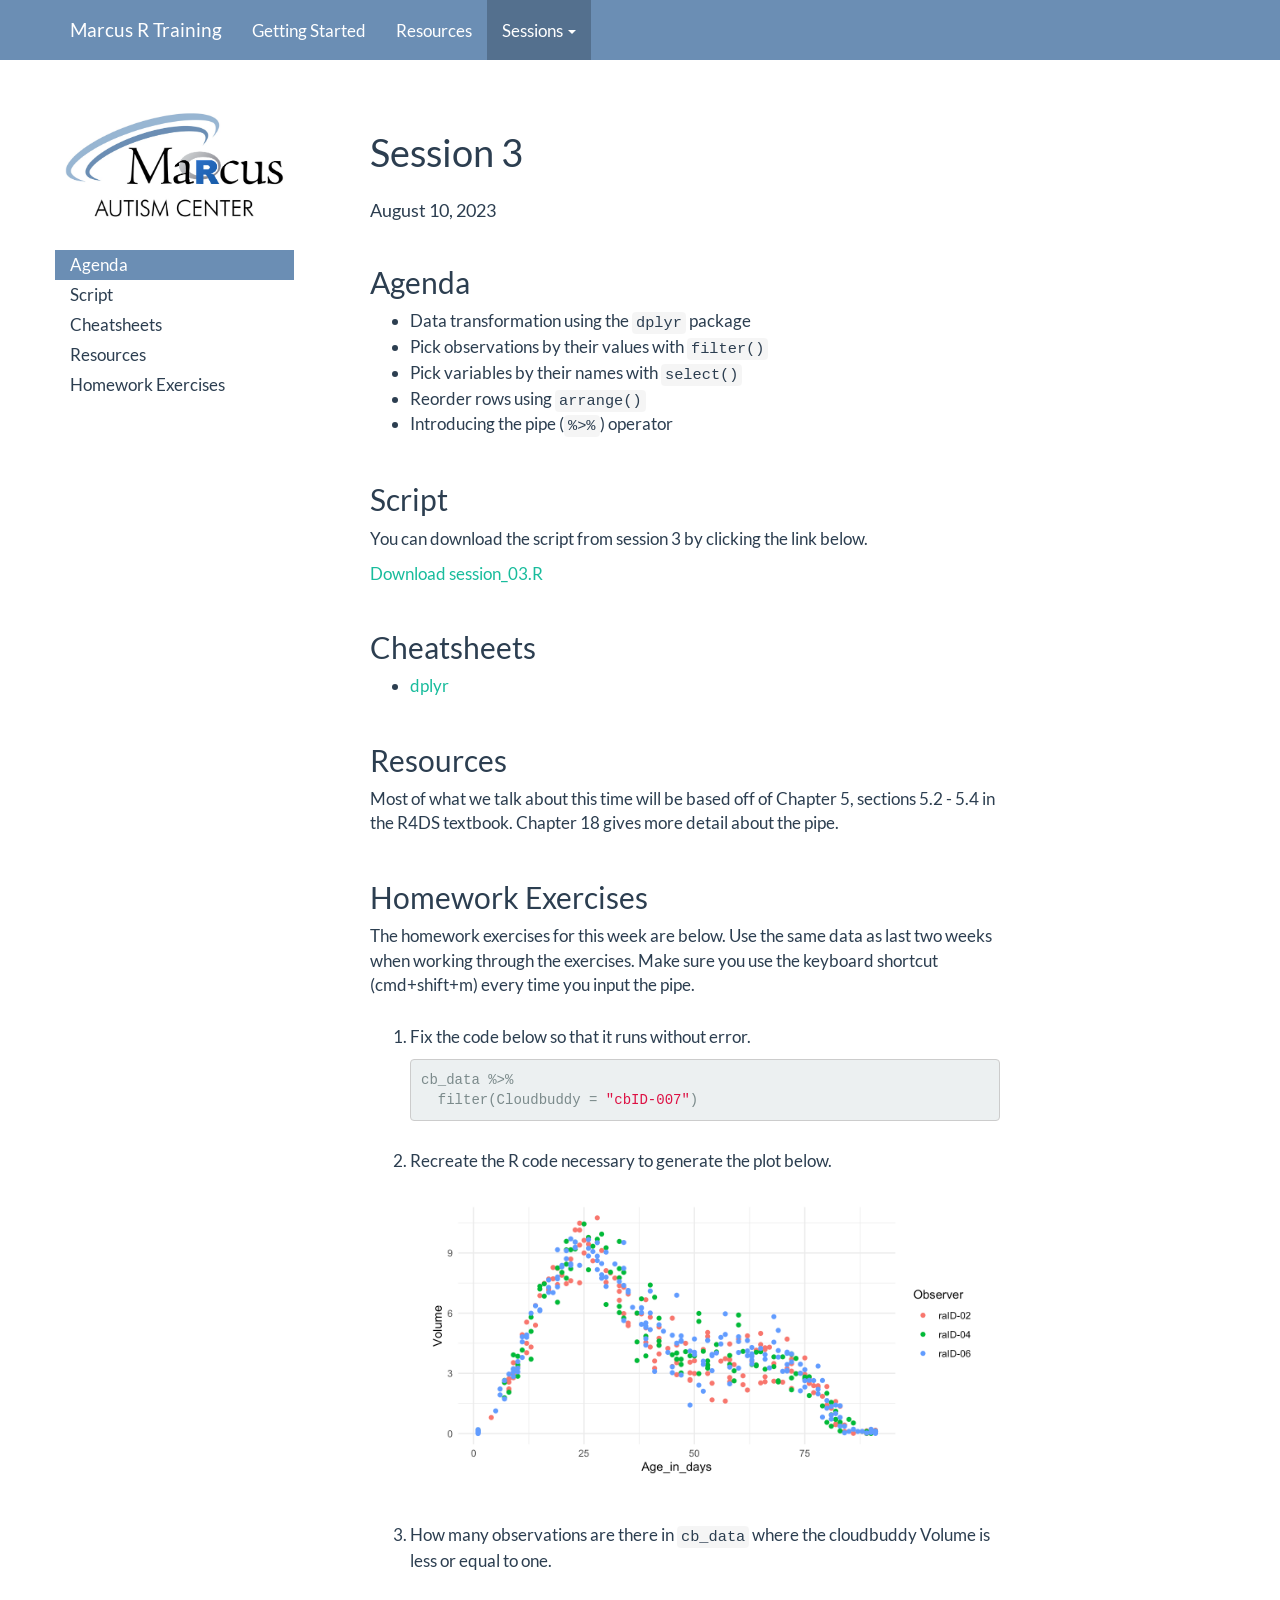
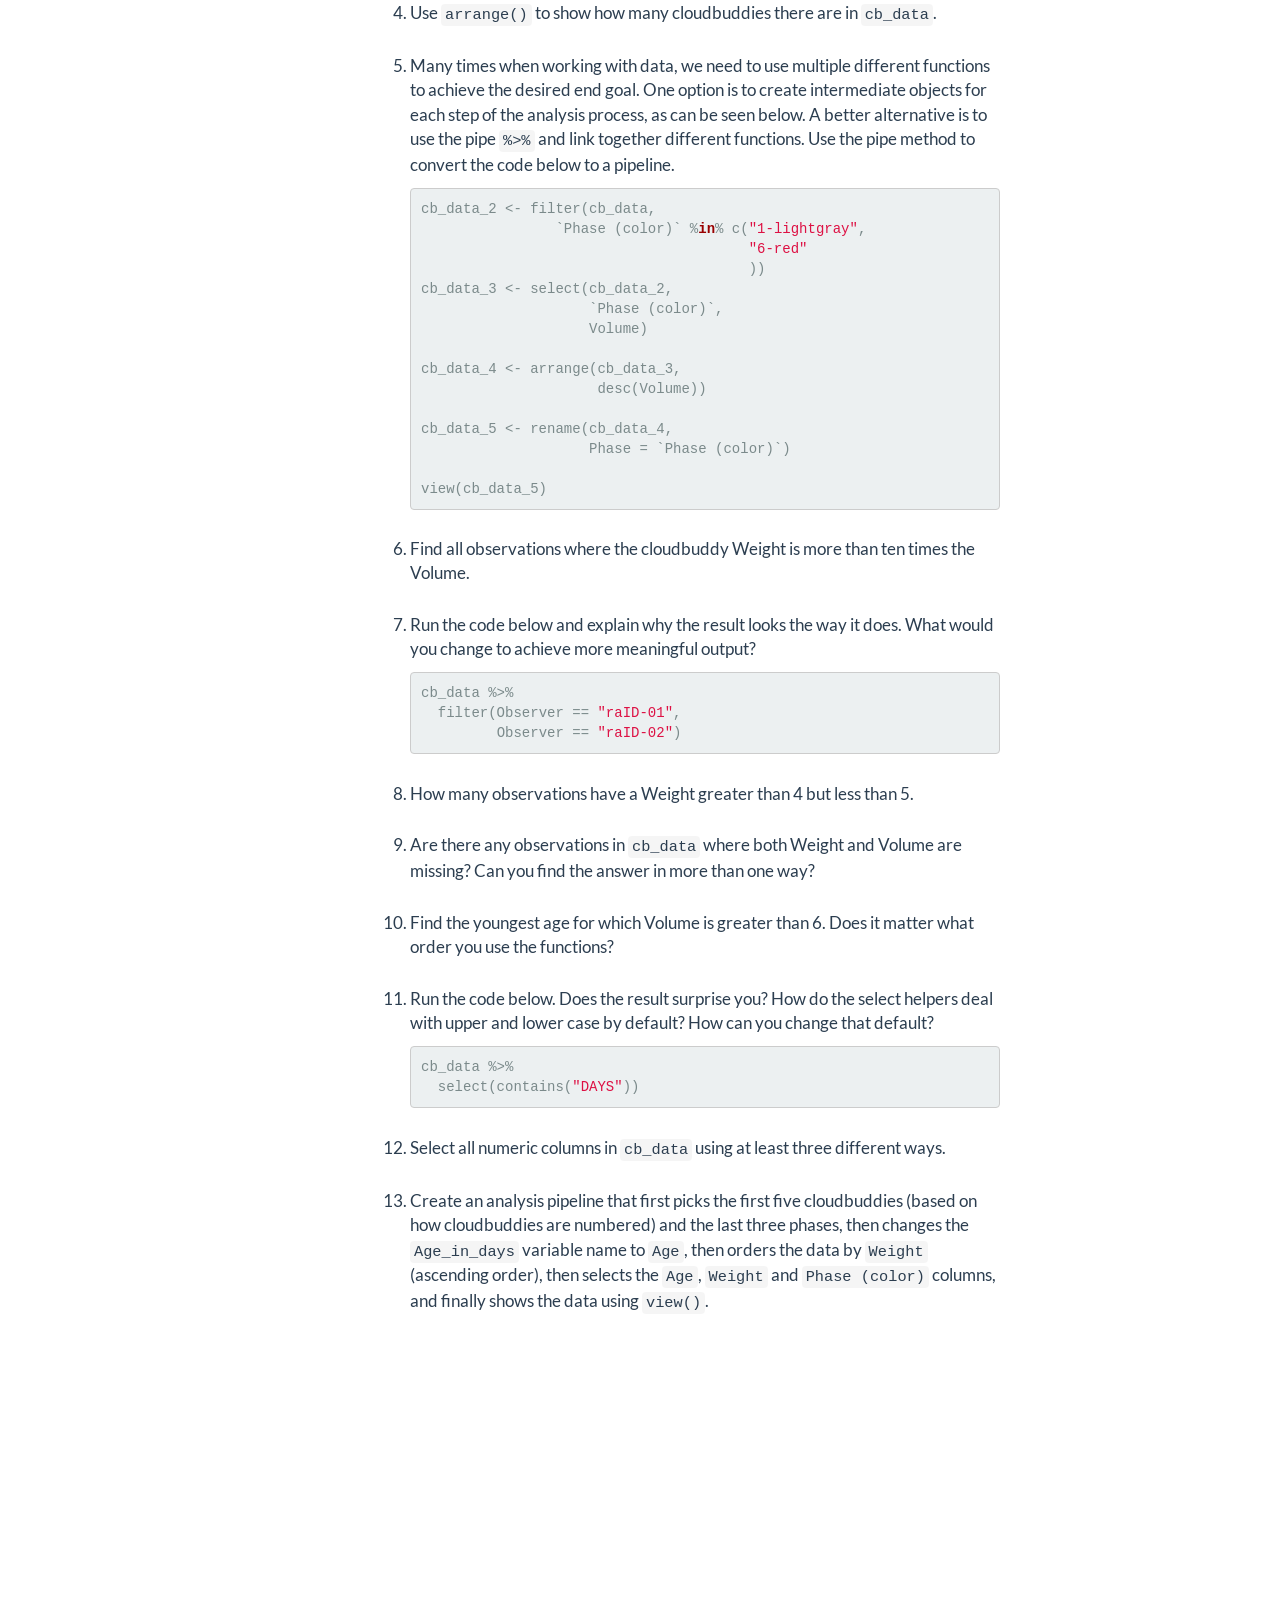
<file: docs/03_session.html>
<!DOCTYPE html>

<html>

<head>

<meta charset="utf-8" />
<meta name="generator" content="pandoc" />
<meta http-equiv="X-UA-Compatible" content="IE=EDGE" />



<meta name="date" content="2023-08-10" />

<title>Session 3</title>

<script src="site_libs/header-attrs-2.24/header-attrs.js"></script>
<script src="site_libs/jquery-3.6.0/jquery-3.6.0.min.js"></script>
<meta name="viewport" content="width=device-width, initial-scale=1" />
<link href="site_libs/bootstrap-3.3.5/css/flatly.min.css" rel="stylesheet" />
<script src="site_libs/bootstrap-3.3.5/js/bootstrap.min.js"></script>
<script src="site_libs/bootstrap-3.3.5/shim/html5shiv.min.js"></script>
<script src="site_libs/bootstrap-3.3.5/shim/respond.min.js"></script>
<style>h1 {font-size: 34px;}
       h1.title {font-size: 38px;}
       h2 {font-size: 30px;}
       h3 {font-size: 24px;}
       h4 {font-size: 18px;}
       h5 {font-size: 16px;}
       h6 {font-size: 12px;}
       code {color: inherit; background-color: rgba(0, 0, 0, 0.04);}
       pre:not([class]) { background-color: white }</style>
<script src="site_libs/jqueryui-1.13.2/jquery-ui.min.js"></script>
<link href="site_libs/tocify-1.9.1/jquery.tocify.css" rel="stylesheet" />
<script src="site_libs/tocify-1.9.1/jquery.tocify.js"></script>
<script src="site_libs/navigation-1.1/tabsets.js"></script>
<link href="site_libs/highlightjs-9.12.0/default.css" rel="stylesheet" />
<script src="site_libs/highlightjs-9.12.0/highlight.js"></script>

<style type="text/css">
  code{white-space: pre-wrap;}
  span.smallcaps{font-variant: small-caps;}
  span.underline{text-decoration: underline;}
  div.column{display: inline-block; vertical-align: top; width: 50%;}
  div.hanging-indent{margin-left: 1.5em; text-indent: -1.5em;}
  ul.task-list{list-style: none;}
    </style>

<style type="text/css">code{white-space: pre;}</style>
<script type="text/javascript">
if (window.hljs) {
  hljs.configure({languages: []});
  hljs.initHighlightingOnLoad();
  if (document.readyState && document.readyState === "complete") {
    window.setTimeout(function() { hljs.initHighlighting(); }, 0);
  }
}
</script>






<link rel="stylesheet" href="style.css" type="text/css" />



<style type = "text/css">
.main-container {
  max-width: 940px;
  margin-left: auto;
  margin-right: auto;
}
img {
  max-width:100%;
}
.tabbed-pane {
  padding-top: 12px;
}
.html-widget {
  margin-bottom: 20px;
}
button.code-folding-btn:focus {
  outline: none;
}
summary {
  display: list-item;
}
details > summary > p:only-child {
  display: inline;
}
pre code {
  padding: 0;
}
</style>


<style type="text/css">
.dropdown-submenu {
  position: relative;
}
.dropdown-submenu>.dropdown-menu {
  top: 0;
  left: 100%;
  margin-top: -6px;
  margin-left: -1px;
  border-radius: 0 6px 6px 6px;
}
.dropdown-submenu:hover>.dropdown-menu {
  display: block;
}
.dropdown-submenu>a:after {
  display: block;
  content: " ";
  float: right;
  width: 0;
  height: 0;
  border-color: transparent;
  border-style: solid;
  border-width: 5px 0 5px 5px;
  border-left-color: #cccccc;
  margin-top: 5px;
  margin-right: -10px;
}
.dropdown-submenu:hover>a:after {
  border-left-color: #adb5bd;
}
.dropdown-submenu.pull-left {
  float: none;
}
.dropdown-submenu.pull-left>.dropdown-menu {
  left: -100%;
  margin-left: 10px;
  border-radius: 6px 0 6px 6px;
}
</style>

<script type="text/javascript">
// manage active state of menu based on current page
$(document).ready(function () {
  // active menu anchor
  href = window.location.pathname
  href = href.substr(href.lastIndexOf('/') + 1)
  if (href === "")
    href = "index.html";
  var menuAnchor = $('a[href="' + href + '"]');

  // mark the anchor link active (and if it's in a dropdown, also mark that active)
  var dropdown = menuAnchor.closest('li.dropdown');
  if (window.bootstrap) { // Bootstrap 4+
    menuAnchor.addClass('active');
    dropdown.find('> .dropdown-toggle').addClass('active');
  } else { // Bootstrap 3
    menuAnchor.parent().addClass('active');
    dropdown.addClass('active');
  }

  // Navbar adjustments
  var navHeight = $(".navbar").first().height() + 15;
  var style = document.createElement('style');
  var pt = "padding-top: " + navHeight + "px; ";
  var mt = "margin-top: -" + navHeight + "px; ";
  var css = "";
  // offset scroll position for anchor links (for fixed navbar)
  for (var i = 1; i <= 6; i++) {
    css += ".section h" + i + "{ " + pt + mt + "}\n";
  }
  style.innerHTML = "body {" + pt + "padding-bottom: 40px; }\n" + css;
  document.head.appendChild(style);
});
</script>

<!-- tabsets -->

<style type="text/css">
.tabset-dropdown > .nav-tabs {
  display: inline-table;
  max-height: 500px;
  min-height: 44px;
  overflow-y: auto;
  border: 1px solid #ddd;
  border-radius: 4px;
}

.tabset-dropdown > .nav-tabs > li.active:before, .tabset-dropdown > .nav-tabs.nav-tabs-open:before {
  content: "\e259";
  font-family: 'Glyphicons Halflings';
  display: inline-block;
  padding: 10px;
  border-right: 1px solid #ddd;
}

.tabset-dropdown > .nav-tabs.nav-tabs-open > li.active:before {
  content: "\e258";
  font-family: 'Glyphicons Halflings';
  border: none;
}

.tabset-dropdown > .nav-tabs > li.active {
  display: block;
}

.tabset-dropdown > .nav-tabs > li > a,
.tabset-dropdown > .nav-tabs > li > a:focus,
.tabset-dropdown > .nav-tabs > li > a:hover {
  border: none;
  display: inline-block;
  border-radius: 4px;
  background-color: transparent;
}

.tabset-dropdown > .nav-tabs.nav-tabs-open > li {
  display: block;
  float: none;
}

.tabset-dropdown > .nav-tabs > li {
  display: none;
}
</style>

<!-- code folding -->



<style type="text/css">

#TOC {
  margin: 25px 0px 20px 0px;
}
@media (max-width: 768px) {
#TOC {
  position: relative;
  width: 100%;
}
}

@media print {
.toc-content {
  /* see https://github.com/w3c/csswg-drafts/issues/4434 */
  float: right;
}
}

.toc-content {
  padding-left: 30px;
  padding-right: 40px;
}

div.main-container {
  max-width: 1200px;
}

div.tocify {
  width: 20%;
  max-width: 260px;
  max-height: 85%;
}

@media (min-width: 768px) and (max-width: 991px) {
  div.tocify {
    width: 25%;
  }
}

@media (max-width: 767px) {
  div.tocify {
    width: 100%;
    max-width: none;
  }
}

.tocify ul, .tocify li {
  line-height: 20px;
}

.tocify-subheader .tocify-item {
  font-size: 0.90em;
}

.tocify .list-group-item {
  border-radius: 0px;
}


</style>



</head>

<body>


<div class="container-fluid main-container">


<!-- setup 3col/9col grid for toc_float and main content  -->
<div class="row">
<div class="col-xs-12 col-sm-4 col-md-3">
<div id="TOC" class="tocify">
</div>
</div>

<div class="toc-content col-xs-12 col-sm-8 col-md-9">




<div class="navbar navbar-default  navbar-fixed-top" role="navigation">
  <div class="container">
    <div class="navbar-header">
      <button type="button" class="navbar-toggle collapsed" data-toggle="collapse" data-bs-toggle="collapse" data-target="#navbar" data-bs-target="#navbar">
        <span class="icon-bar"></span>
        <span class="icon-bar"></span>
        <span class="icon-bar"></span>
      </button>
      <a class="navbar-brand" href="index.html">Marcus R Training</a>
    </div>
    <div id="navbar" class="navbar-collapse collapse">
      <ul class="nav navbar-nav">
        <li>
  <a href="index.html">Getting Started</a>
</li>
<li>
  <a href="resources.html">Resources</a>
</li>
<li class="dropdown">
  <a href="#" class="dropdown-toggle" data-toggle="dropdown" role="button" data-bs-toggle="dropdown" aria-expanded="false">
    Sessions
     
    <span class="caret"></span>
  </a>
  <ul class="dropdown-menu" role="menu">
    <li>
      <a href="01_session.html">Session 1</a>
    </li>
    <li>
      <a href="02_session.html">Session 2</a>
    </li>
    <li>
      <a href="03_session.html">Session 3</a>
    </li>
    <li>
      <a href="04_session.html">Session 4</a>
    </li>
    <li>
      <a href="05_session.html">Session 5</a>
    </li>
    <li>
      <a href="06_session.html">Session 6</a>
    </li>
    <li>
      <a href="07_session.html">Session 7</a>
    </li>
  </ul>
</li>
      </ul>
      <ul class="nav navbar-nav navbar-right">
        
      </ul>
    </div><!--/.nav-collapse -->
  </div><!--/.container -->
</div><!--/.navbar -->

<div id="header">



<h1 class="title toc-ignore">Session 3</h1>
<h4 class="date">August 10, 2023</h4>

</div>


<div id="agenda" class="section level2">
<h2>Agenda</h2>
<ul>
<li>Data transformation using the <code>dplyr</code> package</li>
<li>Pick observations by their values with <code>filter()</code></li>
<li>Pick variables by their names with <code>select()</code></li>
<li>Reorder rows using <code>arrange()</code></li>
<li>Introducing the pipe (<code>%&gt;%</code>) operator</li>
</ul>
</div>
<div id="script" class="section level2">
<h2>Script</h2>
<p>You can download the script from session 3 by clicking the link
below.</p>
<!-- to add scripts -->
<a href="[data-uri]" download="session_03.R">Download session_03.R</a>
</div>
<div id="cheatsheets" class="section level2">
<h2>Cheatsheets</h2>
<ul>
<li><a
href="https://rstudio.github.io/cheatsheets/data-transformation.pdf">dplyr</a></li>
</ul>
</div>
<div id="resources" class="section level2">
<h2>Resources</h2>
<p>Most of what we talk about this time will be based off of Chapter 5,
sections 5.2 - 5.4 in the R4DS textbook. Chapter 18 gives more detail
about the pipe.</p>
</div>
<div id="homework-exercises" class="section level2">
<h2>Homework Exercises</h2>
<p>The homework exercises for this week are below. Use the same data as
last two weeks when working through the exercises. Make sure you use the
keyboard shortcut (cmd+shift+m) every time you input the pipe.</p>
<ol style="list-style-type: decimal">
<li><p>Fix the code below so that it runs without error.</p>
<pre class="r"><code>cb_data %&gt;% 
  filter(Cloudbuddy = &quot;cbID-007&quot;)</code></pre></li>
<li><p>Recreate the R code necessary to generate the plot below.</p>
<p><img src="03_session_files/figure-html/unnamed-chunk-5-1.png" width="672" style="display: block; margin: auto;" /></p></li>
<li><p>How many observations are there in <code>cb_data</code> where the
cloudbuddy Volume is less or equal to one.</p></li>
<li><p>Use <code>arrange()</code> to show how many cloudbuddies there
are in <code>cb_data</code>.</p></li>
<li><p>Many times when working with data, we need to use multiple
different functions to achieve the desired end goal. One option is to
create intermediate objects for each step of the analysis process, as
can be seen below. A better alternative is to use the pipe
<code>%&gt;%</code> and link together different functions. Use the pipe
method to convert the code below to a pipeline.</p>
<pre class="r"><code>cb_data_2 &lt;- filter(cb_data,
                `Phase (color)` %in% c(&quot;1-lightgray&quot;,
                                       &quot;6-red&quot;
                                       ))
cb_data_3 &lt;- select(cb_data_2, 
                    `Phase (color)`,
                    Volume)

cb_data_4 &lt;- arrange(cb_data_3,
                     desc(Volume))

cb_data_5 &lt;- rename(cb_data_4,
                    Phase = `Phase (color)`)

view(cb_data_5)</code></pre></li>
<li><p>Find all observations where the cloudbuddy Weight is more than
ten times the Volume.</p></li>
<li><p>Run the code below and explain why the result looks the way it
does. What would you change to achieve more meaningful output?</p>
<pre class="r"><code>cb_data %&gt;% 
  filter(Observer == &quot;raID-01&quot;, 
         Observer == &quot;raID-02&quot;)</code></pre></li>
<li><p>How many observations have a Weight greater than 4 but less than
5.</p></li>
<li><p>Are there any observations in <code>cb_data</code> where both
Weight and Volume are missing? Can you find the answer in more than one
way?</p></li>
<li><p>Find the youngest age for which Volume is greater than 6. Does it
matter what order you use the functions?</p></li>
<li><p>Run the code below. Does the result surprise you? How do the
select helpers deal with upper and lower case by default? How can you
change that default?</p>
<pre class="r"><code>cb_data %&gt;% 
  select(contains(&quot;DAYS&quot;))</code></pre></li>
<li><p>Select all numeric columns in <code>cb_data</code> using at least
three different ways.</p></li>
<li><p>Create an analysis pipeline that first picks the first five
cloudbuddies (based on how cloudbuddies are numbered) and the last three
phases, then changes the <code>Age_in_days</code> variable name to
<code>Age</code>, then orders the data by <code>Weight</code> (ascending
order), then selects the <code>Age</code>, <code>Weight</code> and
<code>Phase (color)</code> columns, and finally shows the data using
<code>view()</code>.</p></li>
</ol>
</div>



</div>
</div>

</div>

<script>

// add bootstrap table styles to pandoc tables
function bootstrapStylePandocTables() {
  $('tr.odd').parent('tbody').parent('table').addClass('table table-condensed');
}
$(document).ready(function () {
  bootstrapStylePandocTables();
});


</script>

<!-- tabsets -->

<script>
$(document).ready(function () {
  window.buildTabsets("TOC");
});

$(document).ready(function () {
  $('.tabset-dropdown > .nav-tabs > li').click(function () {
    $(this).parent().toggleClass('nav-tabs-open');
  });
});
</script>

<!-- code folding -->

<script>
$(document).ready(function ()  {

    // temporarily add toc-ignore selector to headers for the consistency with Pandoc
    $('.unlisted.unnumbered').addClass('toc-ignore')

    // move toc-ignore selectors from section div to header
    $('div.section.toc-ignore')
        .removeClass('toc-ignore')
        .children('h1,h2,h3,h4,h5').addClass('toc-ignore');

    // establish options
    var options = {
      selectors: "h1,h2,h3",
      theme: "bootstrap3",
      context: '.toc-content',
      hashGenerator: function (text) {
        return text.replace(/[.\\/?&!#<>]/g, '').replace(/\s/g, '_');
      },
      ignoreSelector: ".toc-ignore",
      scrollTo: 0
    };
    options.showAndHide = true;
    options.smoothScroll = true;

    // tocify
    var toc = $("#TOC").tocify(options).data("toc-tocify");
});
</script>

<!-- dynamically load mathjax for compatibility with self-contained -->
<script>
  (function () {
    var script = document.createElement("script");
    script.type = "text/javascript";
    script.src  = "https://mathjax.rstudio.com/latest/MathJax.js?config=TeX-AMS-MML_HTMLorMML";
    document.getElementsByTagName("head")[0].appendChild(script);
  })();
</script>

</body>
</html>
</file>
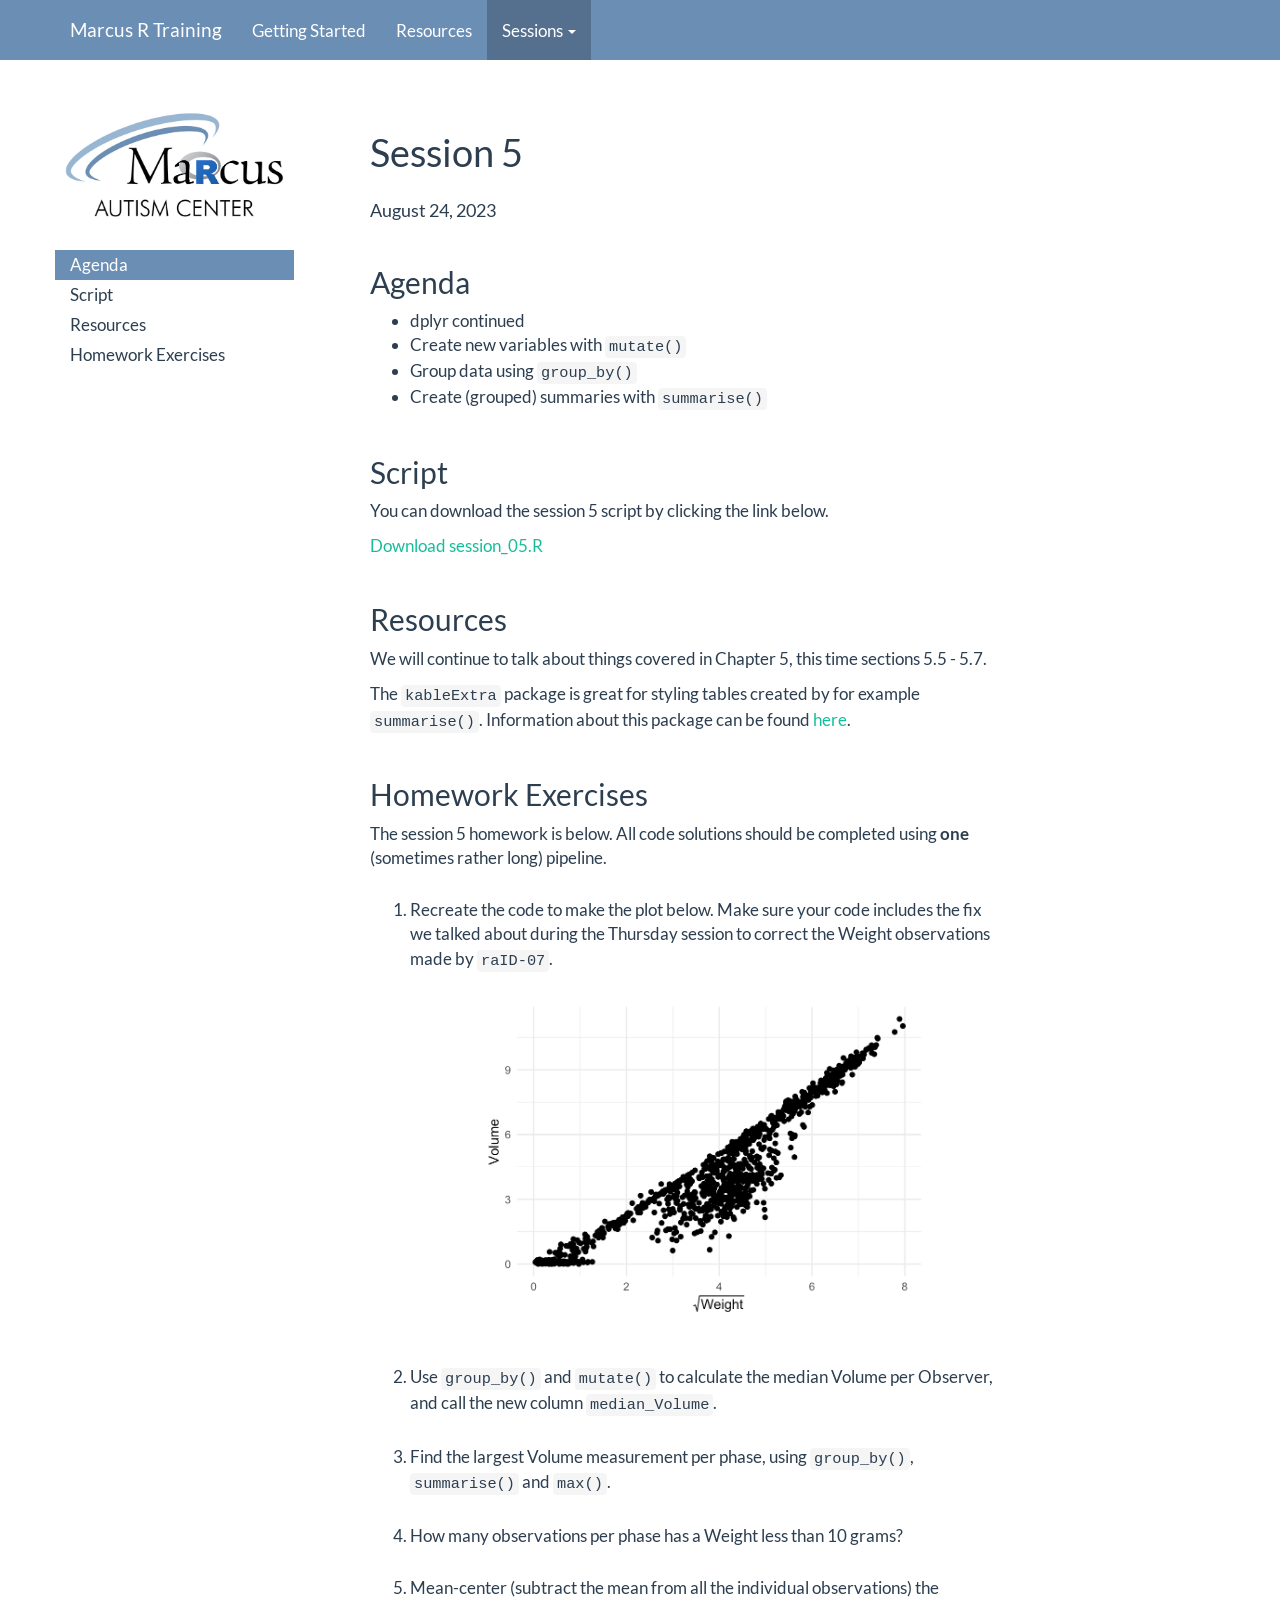
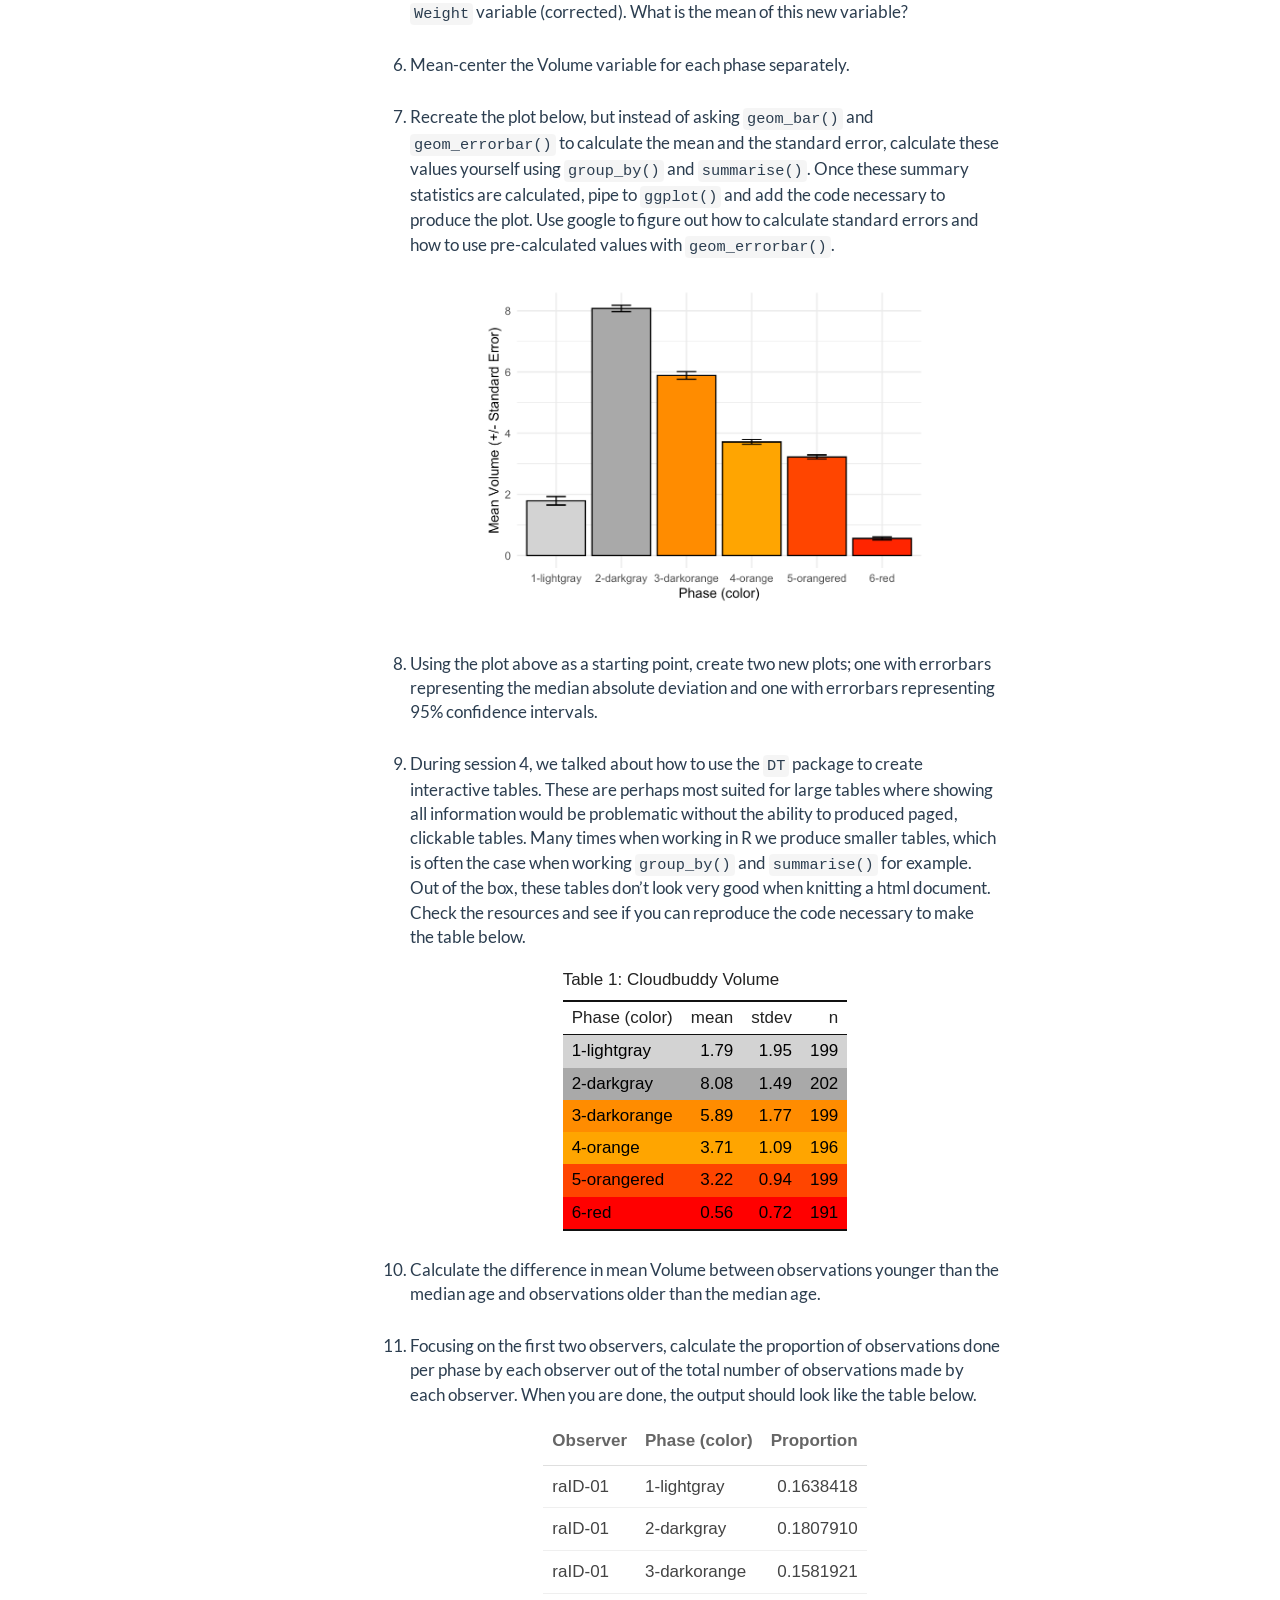
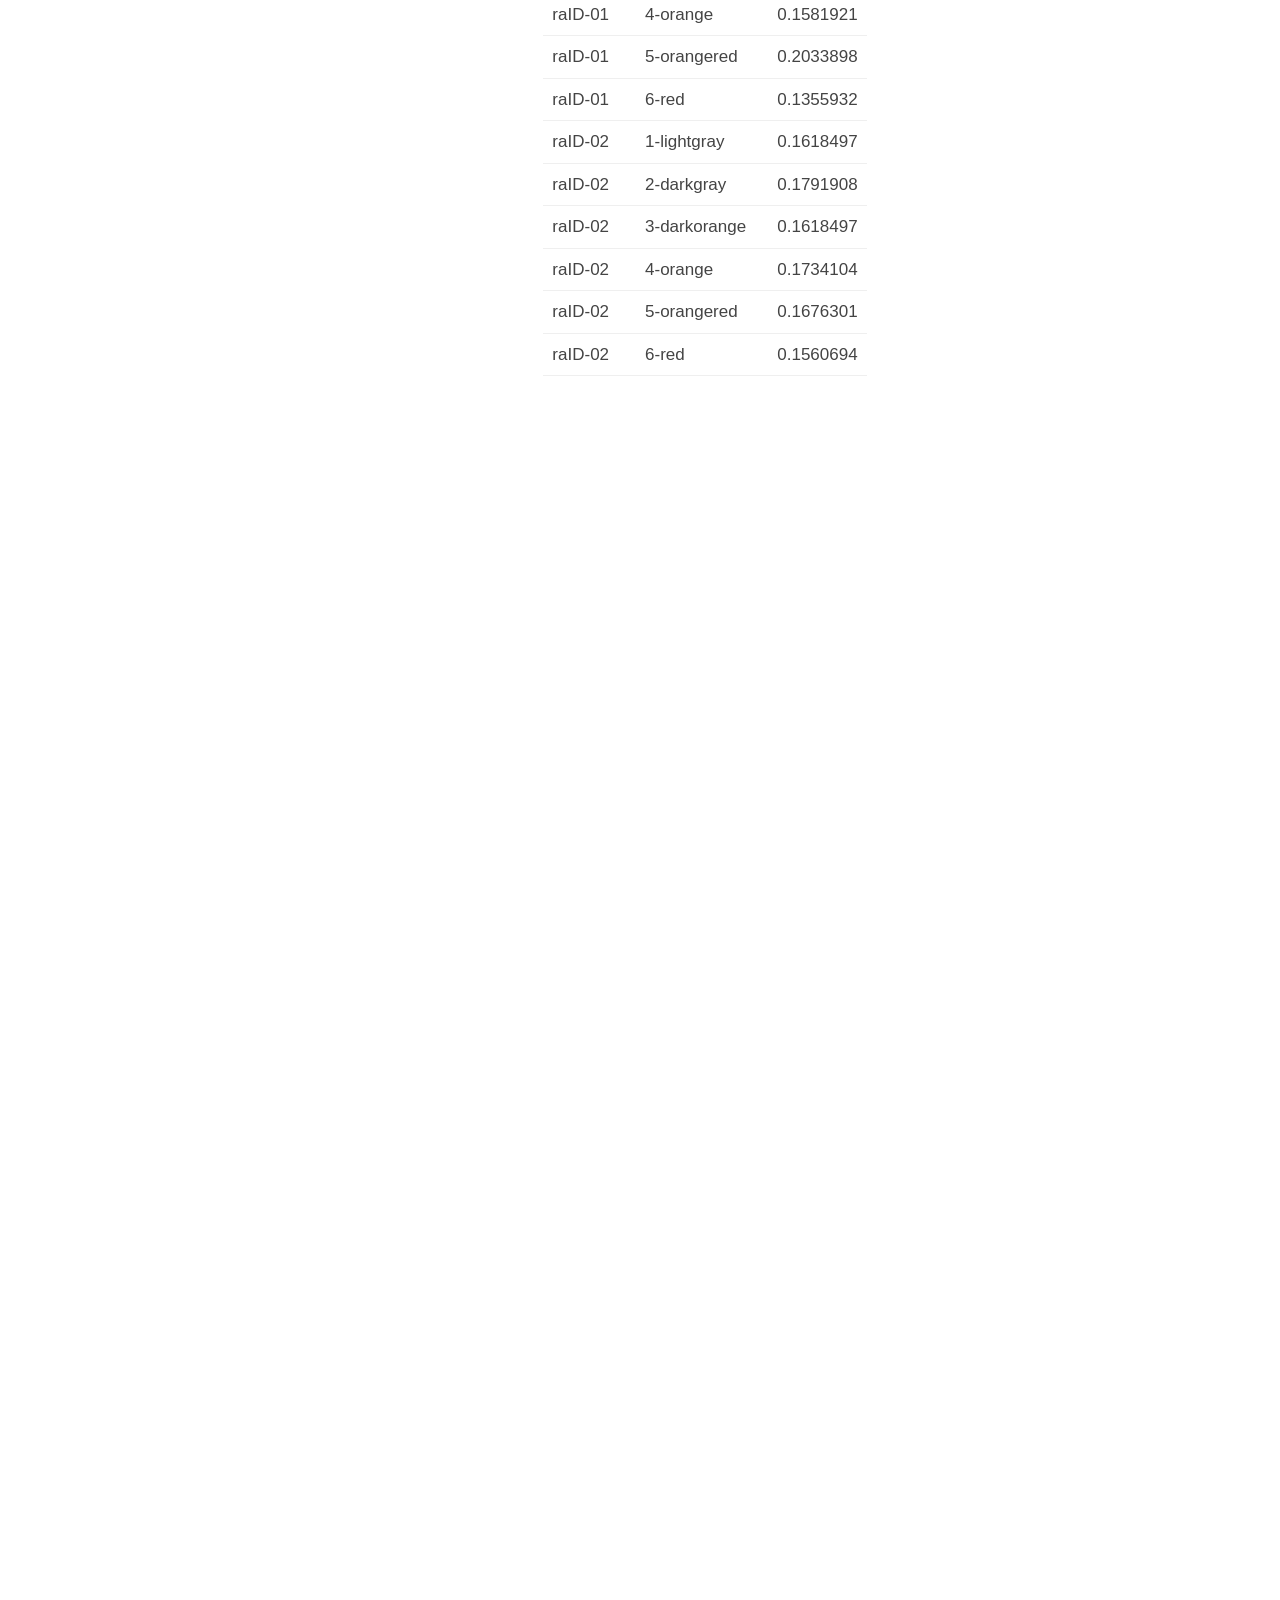
<file: docs/05_session.html>
<!DOCTYPE html>

<html>

<head>

<meta charset="utf-8" />
<meta name="generator" content="pandoc" />
<meta http-equiv="X-UA-Compatible" content="IE=EDGE" />



<meta name="date" content="2023-08-24" />

<title>Session 5</title>

<script src="site_libs/header-attrs-2.24/header-attrs.js"></script>
<script src="site_libs/jquery-3.6.0/jquery-3.6.0.min.js"></script>
<meta name="viewport" content="width=device-width, initial-scale=1" />
<link href="site_libs/bootstrap-3.3.5/css/flatly.min.css" rel="stylesheet" />
<script src="site_libs/bootstrap-3.3.5/js/bootstrap.min.js"></script>
<script src="site_libs/bootstrap-3.3.5/shim/html5shiv.min.js"></script>
<script src="site_libs/bootstrap-3.3.5/shim/respond.min.js"></script>
<style>h1 {font-size: 34px;}
       h1.title {font-size: 38px;}
       h2 {font-size: 30px;}
       h3 {font-size: 24px;}
       h4 {font-size: 18px;}
       h5 {font-size: 16px;}
       h6 {font-size: 12px;}
       code {color: inherit; background-color: rgba(0, 0, 0, 0.04);}
       pre:not([class]) { background-color: white }</style>
<script src="site_libs/jqueryui-1.13.2/jquery-ui.min.js"></script>
<link href="site_libs/tocify-1.9.1/jquery.tocify.css" rel="stylesheet" />
<script src="site_libs/tocify-1.9.1/jquery.tocify.js"></script>
<script src="site_libs/navigation-1.1/tabsets.js"></script>
<link href="site_libs/highlightjs-9.12.0/default.css" rel="stylesheet" />
<script src="site_libs/highlightjs-9.12.0/highlight.js"></script>
<script src="site_libs/kePrint-0.0.1/kePrint.js"></script>
<link href="site_libs/lightable-0.0.1/lightable.css" rel="stylesheet" />

<style type="text/css">
  code{white-space: pre-wrap;}
  span.smallcaps{font-variant: small-caps;}
  span.underline{text-decoration: underline;}
  div.column{display: inline-block; vertical-align: top; width: 50%;}
  div.hanging-indent{margin-left: 1.5em; text-indent: -1.5em;}
  ul.task-list{list-style: none;}
    </style>

<style type="text/css">code{white-space: pre;}</style>
<script type="text/javascript">
if (window.hljs) {
  hljs.configure({languages: []});
  hljs.initHighlightingOnLoad();
  if (document.readyState && document.readyState === "complete") {
    window.setTimeout(function() { hljs.initHighlighting(); }, 0);
  }
}
</script>






<link rel="stylesheet" href="style.css" type="text/css" />



<style type = "text/css">
.main-container {
  max-width: 940px;
  margin-left: auto;
  margin-right: auto;
}
img {
  max-width:100%;
}
.tabbed-pane {
  padding-top: 12px;
}
.html-widget {
  margin-bottom: 20px;
}
button.code-folding-btn:focus {
  outline: none;
}
summary {
  display: list-item;
}
details > summary > p:only-child {
  display: inline;
}
pre code {
  padding: 0;
}
</style>


<style type="text/css">
.dropdown-submenu {
  position: relative;
}
.dropdown-submenu>.dropdown-menu {
  top: 0;
  left: 100%;
  margin-top: -6px;
  margin-left: -1px;
  border-radius: 0 6px 6px 6px;
}
.dropdown-submenu:hover>.dropdown-menu {
  display: block;
}
.dropdown-submenu>a:after {
  display: block;
  content: " ";
  float: right;
  width: 0;
  height: 0;
  border-color: transparent;
  border-style: solid;
  border-width: 5px 0 5px 5px;
  border-left-color: #cccccc;
  margin-top: 5px;
  margin-right: -10px;
}
.dropdown-submenu:hover>a:after {
  border-left-color: #adb5bd;
}
.dropdown-submenu.pull-left {
  float: none;
}
.dropdown-submenu.pull-left>.dropdown-menu {
  left: -100%;
  margin-left: 10px;
  border-radius: 6px 0 6px 6px;
}
</style>

<script type="text/javascript">
// manage active state of menu based on current page
$(document).ready(function () {
  // active menu anchor
  href = window.location.pathname
  href = href.substr(href.lastIndexOf('/') + 1)
  if (href === "")
    href = "index.html";
  var menuAnchor = $('a[href="' + href + '"]');

  // mark the anchor link active (and if it's in a dropdown, also mark that active)
  var dropdown = menuAnchor.closest('li.dropdown');
  if (window.bootstrap) { // Bootstrap 4+
    menuAnchor.addClass('active');
    dropdown.find('> .dropdown-toggle').addClass('active');
  } else { // Bootstrap 3
    menuAnchor.parent().addClass('active');
    dropdown.addClass('active');
  }

  // Navbar adjustments
  var navHeight = $(".navbar").first().height() + 15;
  var style = document.createElement('style');
  var pt = "padding-top: " + navHeight + "px; ";
  var mt = "margin-top: -" + navHeight + "px; ";
  var css = "";
  // offset scroll position for anchor links (for fixed navbar)
  for (var i = 1; i <= 6; i++) {
    css += ".section h" + i + "{ " + pt + mt + "}\n";
  }
  style.innerHTML = "body {" + pt + "padding-bottom: 40px; }\n" + css;
  document.head.appendChild(style);
});
</script>

<!-- tabsets -->

<style type="text/css">
.tabset-dropdown > .nav-tabs {
  display: inline-table;
  max-height: 500px;
  min-height: 44px;
  overflow-y: auto;
  border: 1px solid #ddd;
  border-radius: 4px;
}

.tabset-dropdown > .nav-tabs > li.active:before, .tabset-dropdown > .nav-tabs.nav-tabs-open:before {
  content: "\e259";
  font-family: 'Glyphicons Halflings';
  display: inline-block;
  padding: 10px;
  border-right: 1px solid #ddd;
}

.tabset-dropdown > .nav-tabs.nav-tabs-open > li.active:before {
  content: "\e258";
  font-family: 'Glyphicons Halflings';
  border: none;
}

.tabset-dropdown > .nav-tabs > li.active {
  display: block;
}

.tabset-dropdown > .nav-tabs > li > a,
.tabset-dropdown > .nav-tabs > li > a:focus,
.tabset-dropdown > .nav-tabs > li > a:hover {
  border: none;
  display: inline-block;
  border-radius: 4px;
  background-color: transparent;
}

.tabset-dropdown > .nav-tabs.nav-tabs-open > li {
  display: block;
  float: none;
}

.tabset-dropdown > .nav-tabs > li {
  display: none;
}
</style>

<!-- code folding -->



<style type="text/css">

#TOC {
  margin: 25px 0px 20px 0px;
}
@media (max-width: 768px) {
#TOC {
  position: relative;
  width: 100%;
}
}

@media print {
.toc-content {
  /* see https://github.com/w3c/csswg-drafts/issues/4434 */
  float: right;
}
}

.toc-content {
  padding-left: 30px;
  padding-right: 40px;
}

div.main-container {
  max-width: 1200px;
}

div.tocify {
  width: 20%;
  max-width: 260px;
  max-height: 85%;
}

@media (min-width: 768px) and (max-width: 991px) {
  div.tocify {
    width: 25%;
  }
}

@media (max-width: 767px) {
  div.tocify {
    width: 100%;
    max-width: none;
  }
}

.tocify ul, .tocify li {
  line-height: 20px;
}

.tocify-subheader .tocify-item {
  font-size: 0.90em;
}

.tocify .list-group-item {
  border-radius: 0px;
}


</style>



</head>

<body>


<div class="container-fluid main-container">


<!-- setup 3col/9col grid for toc_float and main content  -->
<div class="row">
<div class="col-xs-12 col-sm-4 col-md-3">
<div id="TOC" class="tocify">
</div>
</div>

<div class="toc-content col-xs-12 col-sm-8 col-md-9">




<div class="navbar navbar-default  navbar-fixed-top" role="navigation">
  <div class="container">
    <div class="navbar-header">
      <button type="button" class="navbar-toggle collapsed" data-toggle="collapse" data-bs-toggle="collapse" data-target="#navbar" data-bs-target="#navbar">
        <span class="icon-bar"></span>
        <span class="icon-bar"></span>
        <span class="icon-bar"></span>
      </button>
      <a class="navbar-brand" href="index.html">Marcus R Training</a>
    </div>
    <div id="navbar" class="navbar-collapse collapse">
      <ul class="nav navbar-nav">
        <li>
  <a href="index.html">Getting Started</a>
</li>
<li>
  <a href="resources.html">Resources</a>
</li>
<li class="dropdown">
  <a href="#" class="dropdown-toggle" data-toggle="dropdown" role="button" data-bs-toggle="dropdown" aria-expanded="false">
    Sessions
     
    <span class="caret"></span>
  </a>
  <ul class="dropdown-menu" role="menu">
    <li>
      <a href="01_session.html">Session 1</a>
    </li>
    <li>
      <a href="02_session.html">Session 2</a>
    </li>
    <li>
      <a href="03_session.html">Session 3</a>
    </li>
    <li>
      <a href="04_session.html">Session 4</a>
    </li>
    <li>
      <a href="05_session.html">Session 5</a>
    </li>
    <li>
      <a href="06_session.html">Session 6</a>
    </li>
    <li>
      <a href="07_session.html">Session 7</a>
    </li>
  </ul>
</li>
      </ul>
      <ul class="nav navbar-nav navbar-right">
        
      </ul>
    </div><!--/.nav-collapse -->
  </div><!--/.container -->
</div><!--/.navbar -->

<div id="header">



<h1 class="title toc-ignore">Session 5</h1>
<h4 class="date">August 24, 2023</h4>

</div>


<div id="agenda" class="section level2">
<h2>Agenda</h2>
<ul>
<li>dplyr continued</li>
<li>Create new variables with <code>mutate()</code></li>
<li>Group data using <code>group_by()</code></li>
<li>Create (grouped) summaries with <code>summarise()</code></li>
</ul>
</div>
<div id="script" class="section level2">
<h2>Script</h2>
<p>You can download the session 5 script by clicking the link below.</p>
<!-- to add scripts -->
<a href="[data-uri]" download="session_05.R">Download session_05.R</a>
</div>
<div id="resources" class="section level2">
<h2>Resources</h2>
<p>We will continue to talk about things covered in Chapter 5, this time
sections 5.5 - 5.7.</p>
<p>The <code>kableExtra</code> package is great for styling tables
created by for example <code>summarise()</code>. Information about this
package can be found <a
href="https://cran.r-project.org/web/packages/kableExtra/vignettes/awesome_table_in_html.html">here</a>.</p>
</div>
<div id="homework-exercises" class="section level2">
<h2>Homework Exercises</h2>
<p>The session 5 homework is below. All code solutions should be
completed using <strong>one</strong> (sometimes rather long)
pipeline.</p>
<ol style="list-style-type: decimal">
<li><p>Recreate the code to make the plot below. Make sure your code
includes the fix we talked about during the Thursday session to correct
the Weight observations made by <code>raID-07</code>.</p>
<p><img src="05_session_files/figure-html/unnamed-chunk-4-1.png" width="480" style="display: block; margin: auto;" /></p></li>
<li><p>Use <code>group_by()</code> and <code>mutate()</code> to
calculate the median Volume per Observer, and call the new column
<code>median_Volume</code>.</p></li>
<li><p>Find the largest Volume measurement per phase, using
<code>group_by()</code>, <code>summarise()</code> and
<code>max()</code>.</p></li>
<li><p>How many observations per phase has a Weight less than 10
grams?</p></li>
<li><p>Mean-center (subtract the mean from all the individual
observations) the <code>Weight</code> variable (corrected). What is the
mean of this new variable?</p></li>
<li><p>Mean-center the Volume variable for each phase
separately.</p></li>
<li><p>Recreate the plot below, but instead of asking
<code>geom_bar()</code> and <code>geom_errorbar()</code> to calculate
the mean and the standard error, calculate these values yourself using
<code>group_by()</code> and <code>summarise()</code>. Once these summary
statistics are calculated, pipe to <code>ggplot()</code> and add the
code necessary to produce the plot. Use google to figure out how to
calculate standard errors and how to use pre-calculated values with
<code>geom_errorbar()</code>.</p>
<p><img src="05_session_files/figure-html/unnamed-chunk-5-1.png" width="480" style="display: block; margin: auto;" /></p></li>
<li><p>Using the plot above as a starting point, create two new plots;
one with errorbars representing the median absolute deviation and one
with errorbars representing 95% confidence intervals.</p></li>
<li><p>During session 4, we talked about how to use the <code>DT</code>
package to create interactive tables. These are perhaps most suited for
large tables where showing all information would be problematic without
the ability to produced paged, clickable tables. Many times when working
in R we produce smaller tables, which is often the case when working
<code>group_by()</code> and <code>summarise()</code> for example. Out of
the box, these tables don’t look very good when knitting a html
document. Check the resources and see if you can reproduce the code
necessary to make the table below.</p>
<style type="text/css">
 table tr td p {
   margin: 4px;
 }

 thead p {
   margin: 4px;
 }

 caption p {
   margin: 0px;
 }

 </style>
<table class=" lightable-classic" style="font-family: &quot;Arial Narrow&quot;, &quot;Source Sans Pro&quot;, sans-serif; width: auto !important; margin-left: auto; margin-right: auto;">
<caption>
<p>Table 1: Cloudbuddy Volume</p>
</caption>
<thead>
<tr>
<th style="text-align:left;">
<p>Phase (color)</p>
</th>
<th style="text-align:right;">
<p>mean</p>
</th>
<th style="text-align:right;">
<p>stdev</p>
</th>
<th style="text-align:right;">
<p>n</p>
</th>
</tr>
</thead>
<tbody>
<tr>
<td style="text-align:left;color: black !important;background-color: lightgray !important;">
<p>1-lightgray</p>
</td>
<td style="text-align:right;color: black !important;background-color: lightgray !important;">
<p>1.79</p>
</td>
<td style="text-align:right;color: black !important;background-color: lightgray !important;">
<p>1.95</p>
</td>
<td style="text-align:right;color: black !important;background-color: lightgray !important;">
<p>199</p>
</td>
</tr>
<tr>
<td style="text-align:left;color: black !important;background-color: darkgray !important;">
<p>2-darkgray</p>
</td>
<td style="text-align:right;color: black !important;background-color: darkgray !important;">
<p>8.08</p>
</td>
<td style="text-align:right;color: black !important;background-color: darkgray !important;">
<p>1.49</p>
</td>
<td style="text-align:right;color: black !important;background-color: darkgray !important;">
<p>202</p>
</td>
</tr>
<tr>
<td style="text-align:left;color: black !important;background-color: darkorange !important;">
<p>3-darkorange</p>
</td>
<td style="text-align:right;color: black !important;background-color: darkorange !important;">
<p>5.89</p>
</td>
<td style="text-align:right;color: black !important;background-color: darkorange !important;">
<p>1.77</p>
</td>
<td style="text-align:right;color: black !important;background-color: darkorange !important;">
<p>199</p>
</td>
</tr>
<tr>
<td style="text-align:left;color: black !important;background-color: orange !important;">
<p>4-orange</p>
</td>
<td style="text-align:right;color: black !important;background-color: orange !important;">
<p>3.71</p>
</td>
<td style="text-align:right;color: black !important;background-color: orange !important;">
<p>1.09</p>
</td>
<td style="text-align:right;color: black !important;background-color: orange !important;">
<p>196</p>
</td>
</tr>
<tr>
<td style="text-align:left;color: black !important;background-color: orangered !important;">
<p>5-orangered</p>
</td>
<td style="text-align:right;color: black !important;background-color: orangered !important;">
<p>3.22</p>
</td>
<td style="text-align:right;color: black !important;background-color: orangered !important;">
<p>0.94</p>
</td>
<td style="text-align:right;color: black !important;background-color: orangered !important;">
<p>199</p>
</td>
</tr>
<tr>
<td style="text-align:left;color: black !important;background-color: red !important;">
<p>6-red</p>
</td>
<td style="text-align:right;color: black !important;background-color: red !important;">
<p>0.56</p>
</td>
<td style="text-align:right;color: black !important;background-color: red !important;">
<p>0.72</p>
</td>
<td style="text-align:right;color: black !important;background-color: red !important;">
<p>191</p>
</td>
</tr>
</tbody>
</table></li>
<li><p>Calculate the difference in mean Volume between observations
younger than the median age and observations older than the median
age.</p></li>
<li><p>Focusing on the first two observers, calculate the proportion of
observations done per phase by each observer out of the total number of
observations made by each observer. When you are done, the output should
look like the table below.</p>
<table class=" lightable-paper lightable-hover" style="font-family: &quot;Arial Narrow&quot;, arial, helvetica, sans-serif; width: auto !important; margin-left: auto; margin-right: auto;">
<thead>
<tr>
<th style="text-align:left;">
<p>Observer</p>
</th>
<th style="text-align:left;">
<p>Phase (color)</p>
</th>
<th style="text-align:right;">
<p>Proportion</p>
</th>
</tr>
</thead>
<tbody>
<tr>
<td style="text-align:left;">
<p>raID-01</p>
</td>
<td style="text-align:left;">
<p>1-lightgray</p>
</td>
<td style="text-align:right;">
<p>0.1638418</p>
</td>
</tr>
<tr>
<td style="text-align:left;">
<p>raID-01</p>
</td>
<td style="text-align:left;">
<p>2-darkgray</p>
</td>
<td style="text-align:right;">
<p>0.1807910</p>
</td>
</tr>
<tr>
<td style="text-align:left;">
<p>raID-01</p>
</td>
<td style="text-align:left;">
<p>3-darkorange</p>
</td>
<td style="text-align:right;">
<p>0.1581921</p>
</td>
</tr>
<tr>
<td style="text-align:left;">
<p>raID-01</p>
</td>
<td style="text-align:left;">
<p>4-orange</p>
</td>
<td style="text-align:right;">
<p>0.1581921</p>
</td>
</tr>
<tr>
<td style="text-align:left;">
<p>raID-01</p>
</td>
<td style="text-align:left;">
<p>5-orangered</p>
</td>
<td style="text-align:right;">
<p>0.2033898</p>
</td>
</tr>
<tr>
<td style="text-align:left;">
<p>raID-01</p>
</td>
<td style="text-align:left;">
<p>6-red</p>
</td>
<td style="text-align:right;">
<p>0.1355932</p>
</td>
</tr>
<tr>
<td style="text-align:left;">
<p>raID-02</p>
</td>
<td style="text-align:left;">
<p>1-lightgray</p>
</td>
<td style="text-align:right;">
<p>0.1618497</p>
</td>
</tr>
<tr>
<td style="text-align:left;">
<p>raID-02</p>
</td>
<td style="text-align:left;">
<p>2-darkgray</p>
</td>
<td style="text-align:right;">
<p>0.1791908</p>
</td>
</tr>
<tr>
<td style="text-align:left;">
<p>raID-02</p>
</td>
<td style="text-align:left;">
<p>3-darkorange</p>
</td>
<td style="text-align:right;">
<p>0.1618497</p>
</td>
</tr>
<tr>
<td style="text-align:left;">
<p>raID-02</p>
</td>
<td style="text-align:left;">
<p>4-orange</p>
</td>
<td style="text-align:right;">
<p>0.1734104</p>
</td>
</tr>
<tr>
<td style="text-align:left;">
<p>raID-02</p>
</td>
<td style="text-align:left;">
<p>5-orangered</p>
</td>
<td style="text-align:right;">
<p>0.1676301</p>
</td>
</tr>
<tr>
<td style="text-align:left;">
<p>raID-02</p>
</td>
<td style="text-align:left;">
<p>6-red</p>
</td>
<td style="text-align:right;">
<p>0.1560694</p>
</td>
</tr>
</tbody>
</table></li>
</ol>
</div>



</div>
</div>

</div>

<script>

// add bootstrap table styles to pandoc tables
function bootstrapStylePandocTables() {
  $('tr.odd').parent('tbody').parent('table').addClass('table table-condensed');
}
$(document).ready(function () {
  bootstrapStylePandocTables();
});


</script>

<!-- tabsets -->

<script>
$(document).ready(function () {
  window.buildTabsets("TOC");
});

$(document).ready(function () {
  $('.tabset-dropdown > .nav-tabs > li').click(function () {
    $(this).parent().toggleClass('nav-tabs-open');
  });
});
</script>

<!-- code folding -->

<script>
$(document).ready(function ()  {

    // temporarily add toc-ignore selector to headers for the consistency with Pandoc
    $('.unlisted.unnumbered').addClass('toc-ignore')

    // move toc-ignore selectors from section div to header
    $('div.section.toc-ignore')
        .removeClass('toc-ignore')
        .children('h1,h2,h3,h4,h5').addClass('toc-ignore');

    // establish options
    var options = {
      selectors: "h1,h2,h3",
      theme: "bootstrap3",
      context: '.toc-content',
      hashGenerator: function (text) {
        return text.replace(/[.\\/?&!#<>]/g, '').replace(/\s/g, '_');
      },
      ignoreSelector: ".toc-ignore",
      scrollTo: 0
    };
    options.showAndHide = true;
    options.smoothScroll = true;

    // tocify
    var toc = $("#TOC").tocify(options).data("toc-tocify");
});
</script>

<!-- dynamically load mathjax for compatibility with self-contained -->
<script>
  (function () {
    var script = document.createElement("script");
    script.type = "text/javascript";
    script.src  = "https://mathjax.rstudio.com/latest/MathJax.js?config=TeX-AMS-MML_HTMLorMML";
    document.getElementsByTagName("head")[0].appendChild(script);
  })();
</script>

</body>
</html>
</file>
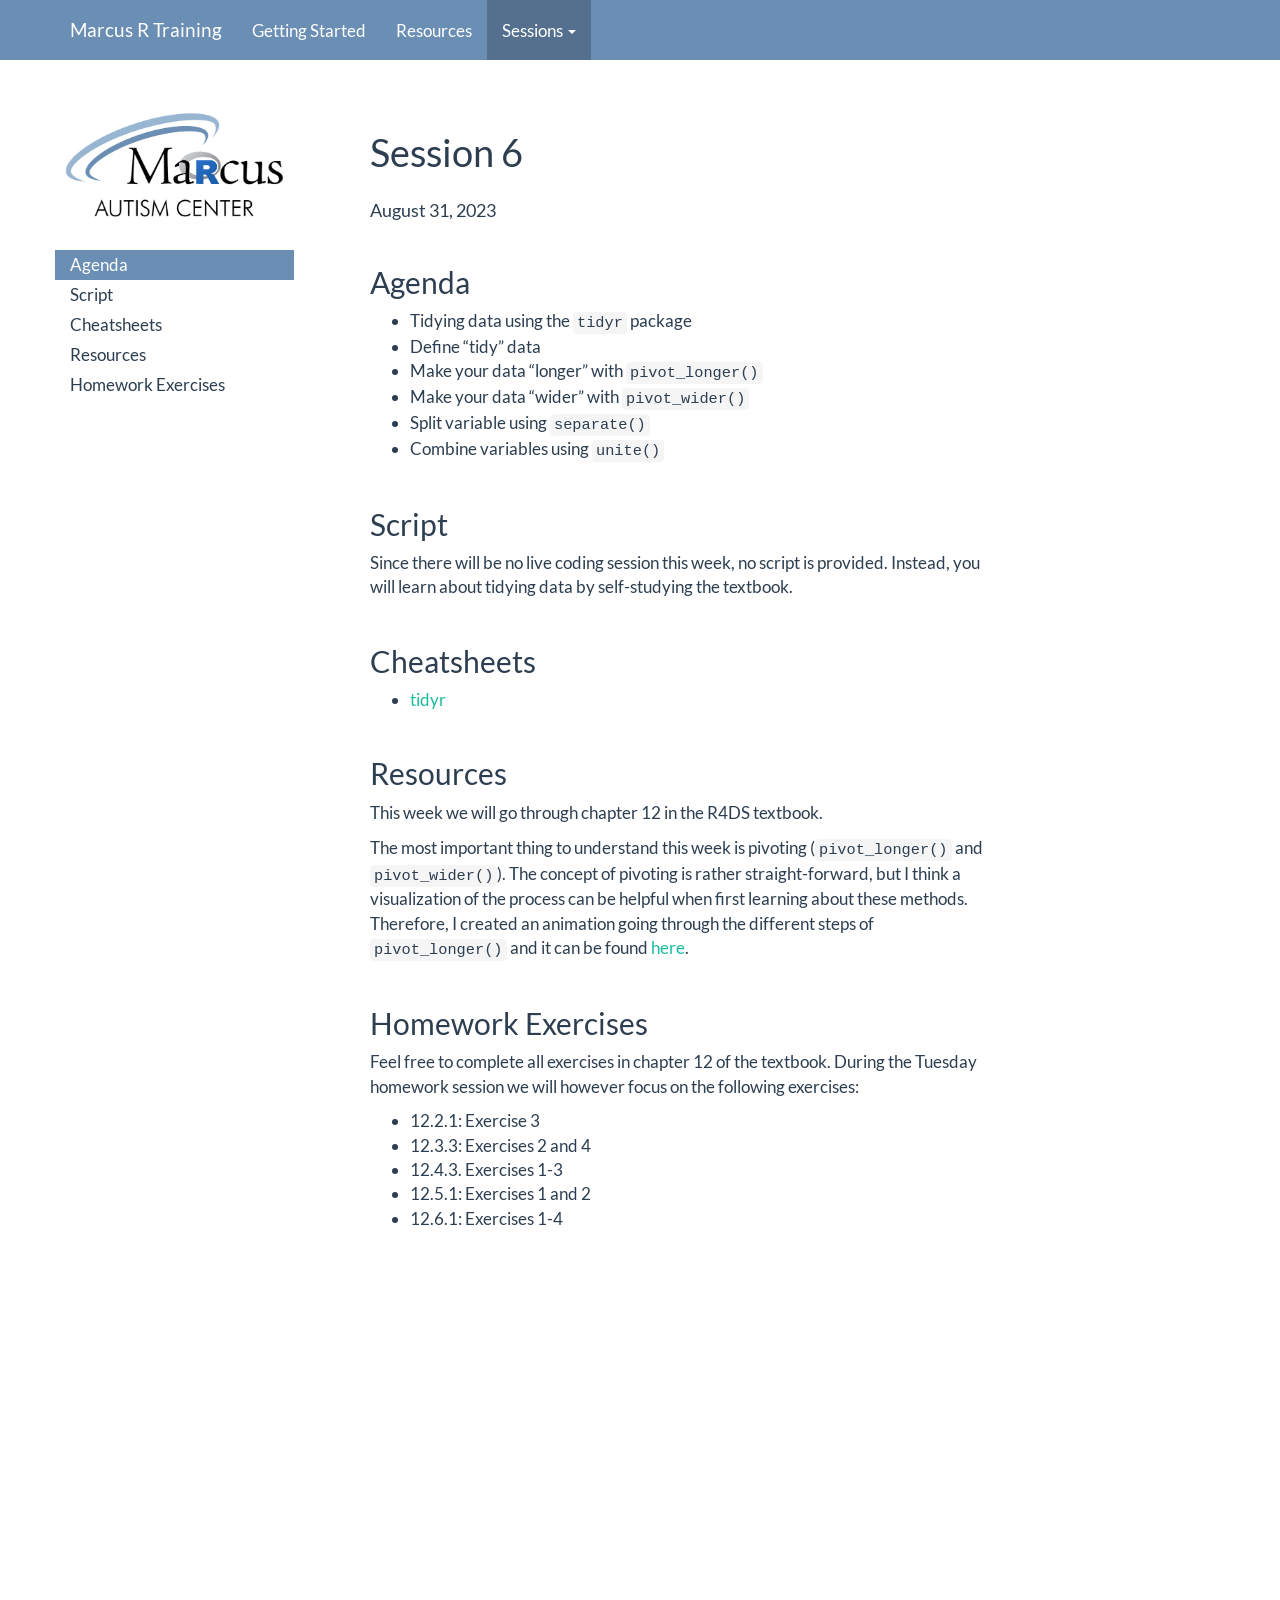
<file: docs/06_session.html>
<!DOCTYPE html>

<html>

<head>

<meta charset="utf-8" />
<meta name="generator" content="pandoc" />
<meta http-equiv="X-UA-Compatible" content="IE=EDGE" />



<meta name="date" content="2023-08-31" />

<title>Session 6</title>

<script src="site_libs/header-attrs-2.24/header-attrs.js"></script>
<script src="site_libs/jquery-3.6.0/jquery-3.6.0.min.js"></script>
<meta name="viewport" content="width=device-width, initial-scale=1" />
<link href="site_libs/bootstrap-3.3.5/css/flatly.min.css" rel="stylesheet" />
<script src="site_libs/bootstrap-3.3.5/js/bootstrap.min.js"></script>
<script src="site_libs/bootstrap-3.3.5/shim/html5shiv.min.js"></script>
<script src="site_libs/bootstrap-3.3.5/shim/respond.min.js"></script>
<style>h1 {font-size: 34px;}
       h1.title {font-size: 38px;}
       h2 {font-size: 30px;}
       h3 {font-size: 24px;}
       h4 {font-size: 18px;}
       h5 {font-size: 16px;}
       h6 {font-size: 12px;}
       code {color: inherit; background-color: rgba(0, 0, 0, 0.04);}
       pre:not([class]) { background-color: white }</style>
<script src="site_libs/jqueryui-1.13.2/jquery-ui.min.js"></script>
<link href="site_libs/tocify-1.9.1/jquery.tocify.css" rel="stylesheet" />
<script src="site_libs/tocify-1.9.1/jquery.tocify.js"></script>
<script src="site_libs/navigation-1.1/tabsets.js"></script>
<link href="site_libs/highlightjs-9.12.0/default.css" rel="stylesheet" />
<script src="site_libs/highlightjs-9.12.0/highlight.js"></script>

<style type="text/css">
  code{white-space: pre-wrap;}
  span.smallcaps{font-variant: small-caps;}
  span.underline{text-decoration: underline;}
  div.column{display: inline-block; vertical-align: top; width: 50%;}
  div.hanging-indent{margin-left: 1.5em; text-indent: -1.5em;}
  ul.task-list{list-style: none;}
    </style>

<style type="text/css">code{white-space: pre;}</style>
<script type="text/javascript">
if (window.hljs) {
  hljs.configure({languages: []});
  hljs.initHighlightingOnLoad();
  if (document.readyState && document.readyState === "complete") {
    window.setTimeout(function() { hljs.initHighlighting(); }, 0);
  }
}
</script>






<link rel="stylesheet" href="style.css" type="text/css" />



<style type = "text/css">
.main-container {
  max-width: 940px;
  margin-left: auto;
  margin-right: auto;
}
img {
  max-width:100%;
}
.tabbed-pane {
  padding-top: 12px;
}
.html-widget {
  margin-bottom: 20px;
}
button.code-folding-btn:focus {
  outline: none;
}
summary {
  display: list-item;
}
details > summary > p:only-child {
  display: inline;
}
pre code {
  padding: 0;
}
</style>


<style type="text/css">
.dropdown-submenu {
  position: relative;
}
.dropdown-submenu>.dropdown-menu {
  top: 0;
  left: 100%;
  margin-top: -6px;
  margin-left: -1px;
  border-radius: 0 6px 6px 6px;
}
.dropdown-submenu:hover>.dropdown-menu {
  display: block;
}
.dropdown-submenu>a:after {
  display: block;
  content: " ";
  float: right;
  width: 0;
  height: 0;
  border-color: transparent;
  border-style: solid;
  border-width: 5px 0 5px 5px;
  border-left-color: #cccccc;
  margin-top: 5px;
  margin-right: -10px;
}
.dropdown-submenu:hover>a:after {
  border-left-color: #adb5bd;
}
.dropdown-submenu.pull-left {
  float: none;
}
.dropdown-submenu.pull-left>.dropdown-menu {
  left: -100%;
  margin-left: 10px;
  border-radius: 6px 0 6px 6px;
}
</style>

<script type="text/javascript">
// manage active state of menu based on current page
$(document).ready(function () {
  // active menu anchor
  href = window.location.pathname
  href = href.substr(href.lastIndexOf('/') + 1)
  if (href === "")
    href = "index.html";
  var menuAnchor = $('a[href="' + href + '"]');

  // mark the anchor link active (and if it's in a dropdown, also mark that active)
  var dropdown = menuAnchor.closest('li.dropdown');
  if (window.bootstrap) { // Bootstrap 4+
    menuAnchor.addClass('active');
    dropdown.find('> .dropdown-toggle').addClass('active');
  } else { // Bootstrap 3
    menuAnchor.parent().addClass('active');
    dropdown.addClass('active');
  }

  // Navbar adjustments
  var navHeight = $(".navbar").first().height() + 15;
  var style = document.createElement('style');
  var pt = "padding-top: " + navHeight + "px; ";
  var mt = "margin-top: -" + navHeight + "px; ";
  var css = "";
  // offset scroll position for anchor links (for fixed navbar)
  for (var i = 1; i <= 6; i++) {
    css += ".section h" + i + "{ " + pt + mt + "}\n";
  }
  style.innerHTML = "body {" + pt + "padding-bottom: 40px; }\n" + css;
  document.head.appendChild(style);
});
</script>

<!-- tabsets -->

<style type="text/css">
.tabset-dropdown > .nav-tabs {
  display: inline-table;
  max-height: 500px;
  min-height: 44px;
  overflow-y: auto;
  border: 1px solid #ddd;
  border-radius: 4px;
}

.tabset-dropdown > .nav-tabs > li.active:before, .tabset-dropdown > .nav-tabs.nav-tabs-open:before {
  content: "\e259";
  font-family: 'Glyphicons Halflings';
  display: inline-block;
  padding: 10px;
  border-right: 1px solid #ddd;
}

.tabset-dropdown > .nav-tabs.nav-tabs-open > li.active:before {
  content: "\e258";
  font-family: 'Glyphicons Halflings';
  border: none;
}

.tabset-dropdown > .nav-tabs > li.active {
  display: block;
}

.tabset-dropdown > .nav-tabs > li > a,
.tabset-dropdown > .nav-tabs > li > a:focus,
.tabset-dropdown > .nav-tabs > li > a:hover {
  border: none;
  display: inline-block;
  border-radius: 4px;
  background-color: transparent;
}

.tabset-dropdown > .nav-tabs.nav-tabs-open > li {
  display: block;
  float: none;
}

.tabset-dropdown > .nav-tabs > li {
  display: none;
}
</style>

<!-- code folding -->



<style type="text/css">

#TOC {
  margin: 25px 0px 20px 0px;
}
@media (max-width: 768px) {
#TOC {
  position: relative;
  width: 100%;
}
}

@media print {
.toc-content {
  /* see https://github.com/w3c/csswg-drafts/issues/4434 */
  float: right;
}
}

.toc-content {
  padding-left: 30px;
  padding-right: 40px;
}

div.main-container {
  max-width: 1200px;
}

div.tocify {
  width: 20%;
  max-width: 260px;
  max-height: 85%;
}

@media (min-width: 768px) and (max-width: 991px) {
  div.tocify {
    width: 25%;
  }
}

@media (max-width: 767px) {
  div.tocify {
    width: 100%;
    max-width: none;
  }
}

.tocify ul, .tocify li {
  line-height: 20px;
}

.tocify-subheader .tocify-item {
  font-size: 0.90em;
}

.tocify .list-group-item {
  border-radius: 0px;
}


</style>



</head>

<body>


<div class="container-fluid main-container">


<!-- setup 3col/9col grid for toc_float and main content  -->
<div class="row">
<div class="col-xs-12 col-sm-4 col-md-3">
<div id="TOC" class="tocify">
</div>
</div>

<div class="toc-content col-xs-12 col-sm-8 col-md-9">




<div class="navbar navbar-default  navbar-fixed-top" role="navigation">
  <div class="container">
    <div class="navbar-header">
      <button type="button" class="navbar-toggle collapsed" data-toggle="collapse" data-bs-toggle="collapse" data-target="#navbar" data-bs-target="#navbar">
        <span class="icon-bar"></span>
        <span class="icon-bar"></span>
        <span class="icon-bar"></span>
      </button>
      <a class="navbar-brand" href="index.html">Marcus R Training</a>
    </div>
    <div id="navbar" class="navbar-collapse collapse">
      <ul class="nav navbar-nav">
        <li>
  <a href="index.html">Getting Started</a>
</li>
<li>
  <a href="resources.html">Resources</a>
</li>
<li class="dropdown">
  <a href="#" class="dropdown-toggle" data-toggle="dropdown" role="button" data-bs-toggle="dropdown" aria-expanded="false">
    Sessions
     
    <span class="caret"></span>
  </a>
  <ul class="dropdown-menu" role="menu">
    <li>
      <a href="01_session.html">Session 1</a>
    </li>
    <li>
      <a href="02_session.html">Session 2</a>
    </li>
    <li>
      <a href="03_session.html">Session 3</a>
    </li>
    <li>
      <a href="04_session.html">Session 4</a>
    </li>
    <li>
      <a href="05_session.html">Session 5</a>
    </li>
    <li>
      <a href="06_session.html">Session 6</a>
    </li>
    <li>
      <a href="07_session.html">Session 7</a>
    </li>
  </ul>
</li>
      </ul>
      <ul class="nav navbar-nav navbar-right">
        
      </ul>
    </div><!--/.nav-collapse -->
  </div><!--/.container -->
</div><!--/.navbar -->

<div id="header">



<h1 class="title toc-ignore">Session 6</h1>
<h4 class="date">August 31, 2023</h4>

</div>


<div id="agenda" class="section level2">
<h2>Agenda</h2>
<ul>
<li>Tidying data using the <code>tidyr</code> package</li>
<li>Define “tidy” data</li>
<li>Make your data “longer” with <code>pivot_longer()</code></li>
<li>Make your data “wider” with <code>pivot_wider()</code></li>
<li>Split variable using <code>separate()</code></li>
<li>Combine variables using <code>unite()</code></li>
</ul>
</div>
<div id="script" class="section level2">
<h2>Script</h2>
<p>Since there will be no live coding session this week, no script is
provided. Instead, you will learn about tidying data by self-studying
the textbook.</p>
</div>
<div id="cheatsheets" class="section level2">
<h2>Cheatsheets</h2>
<ul>
<li><a
href="https://rstudio.github.io/cheatsheets/tidyr.pdf">tidyr</a></li>
</ul>
</div>
<div id="resources" class="section level2">
<h2>Resources</h2>
<p>This week we will go through chapter 12 in the R4DS textbook.</p>
<p>The most important thing to understand this week is pivoting
(<code>pivot_longer()</code> and <code>pivot_wider()</code>). The
concept of pivoting is rather straight-forward, but I think a
visualization of the process can be helpful when first learning about
these methods. Therefore, I created an animation going through the
different steps of <code>pivot_longer()</code> and it can be found <a
href="https://haswal.github.io/pivot/">here</a>.</p>
</div>
<div id="homework-exercises" class="section level2">
<h2>Homework Exercises</h2>
<p>Feel free to complete all exercises in chapter 12 of the textbook.
During the Tuesday homework session we will however focus on the
following exercises:</p>
<ul>
<li>12.2.1: Exercise 3</li>
<li>12.3.3: Exercises 2 and 4</li>
<li>12.4.3. Exercises 1-3</li>
<li>12.5.1: Exercises 1 and 2</li>
<li>12.6.1: Exercises 1-4</li>
</ul>
</div>



</div>
</div>

</div>

<script>

// add bootstrap table styles to pandoc tables
function bootstrapStylePandocTables() {
  $('tr.odd').parent('tbody').parent('table').addClass('table table-condensed');
}
$(document).ready(function () {
  bootstrapStylePandocTables();
});


</script>

<!-- tabsets -->

<script>
$(document).ready(function () {
  window.buildTabsets("TOC");
});

$(document).ready(function () {
  $('.tabset-dropdown > .nav-tabs > li').click(function () {
    $(this).parent().toggleClass('nav-tabs-open');
  });
});
</script>

<!-- code folding -->

<script>
$(document).ready(function ()  {

    // temporarily add toc-ignore selector to headers for the consistency with Pandoc
    $('.unlisted.unnumbered').addClass('toc-ignore')

    // move toc-ignore selectors from section div to header
    $('div.section.toc-ignore')
        .removeClass('toc-ignore')
        .children('h1,h2,h3,h4,h5').addClass('toc-ignore');

    // establish options
    var options = {
      selectors: "h1,h2,h3",
      theme: "bootstrap3",
      context: '.toc-content',
      hashGenerator: function (text) {
        return text.replace(/[.\\/?&!#<>]/g, '').replace(/\s/g, '_');
      },
      ignoreSelector: ".toc-ignore",
      scrollTo: 0
    };
    options.showAndHide = true;
    options.smoothScroll = true;

    // tocify
    var toc = $("#TOC").tocify(options).data("toc-tocify");
});
</script>

<!-- dynamically load mathjax for compatibility with self-contained -->
<script>
  (function () {
    var script = document.createElement("script");
    script.type = "text/javascript";
    script.src  = "https://mathjax.rstudio.com/latest/MathJax.js?config=TeX-AMS-MML_HTMLorMML";
    document.getElementsByTagName("head")[0].appendChild(script);
  })();
</script>

</body>
</html>
</file>
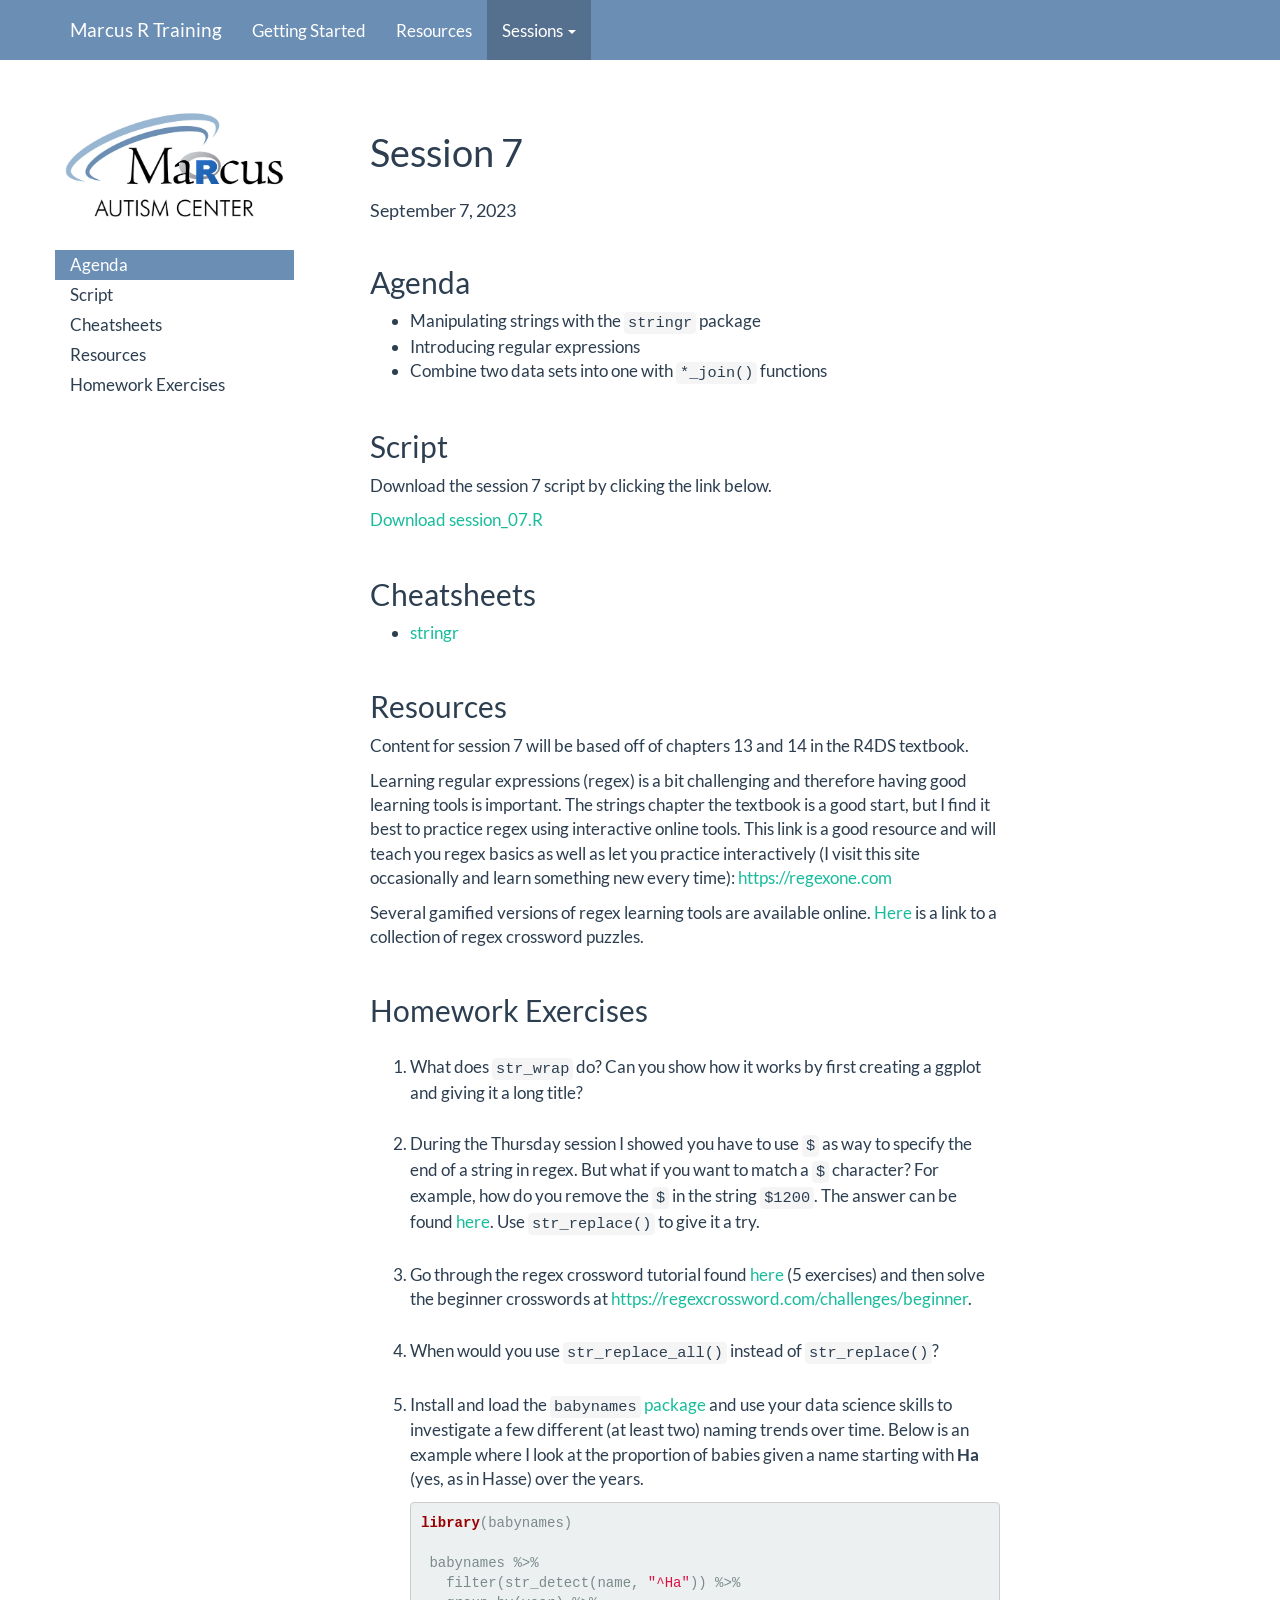
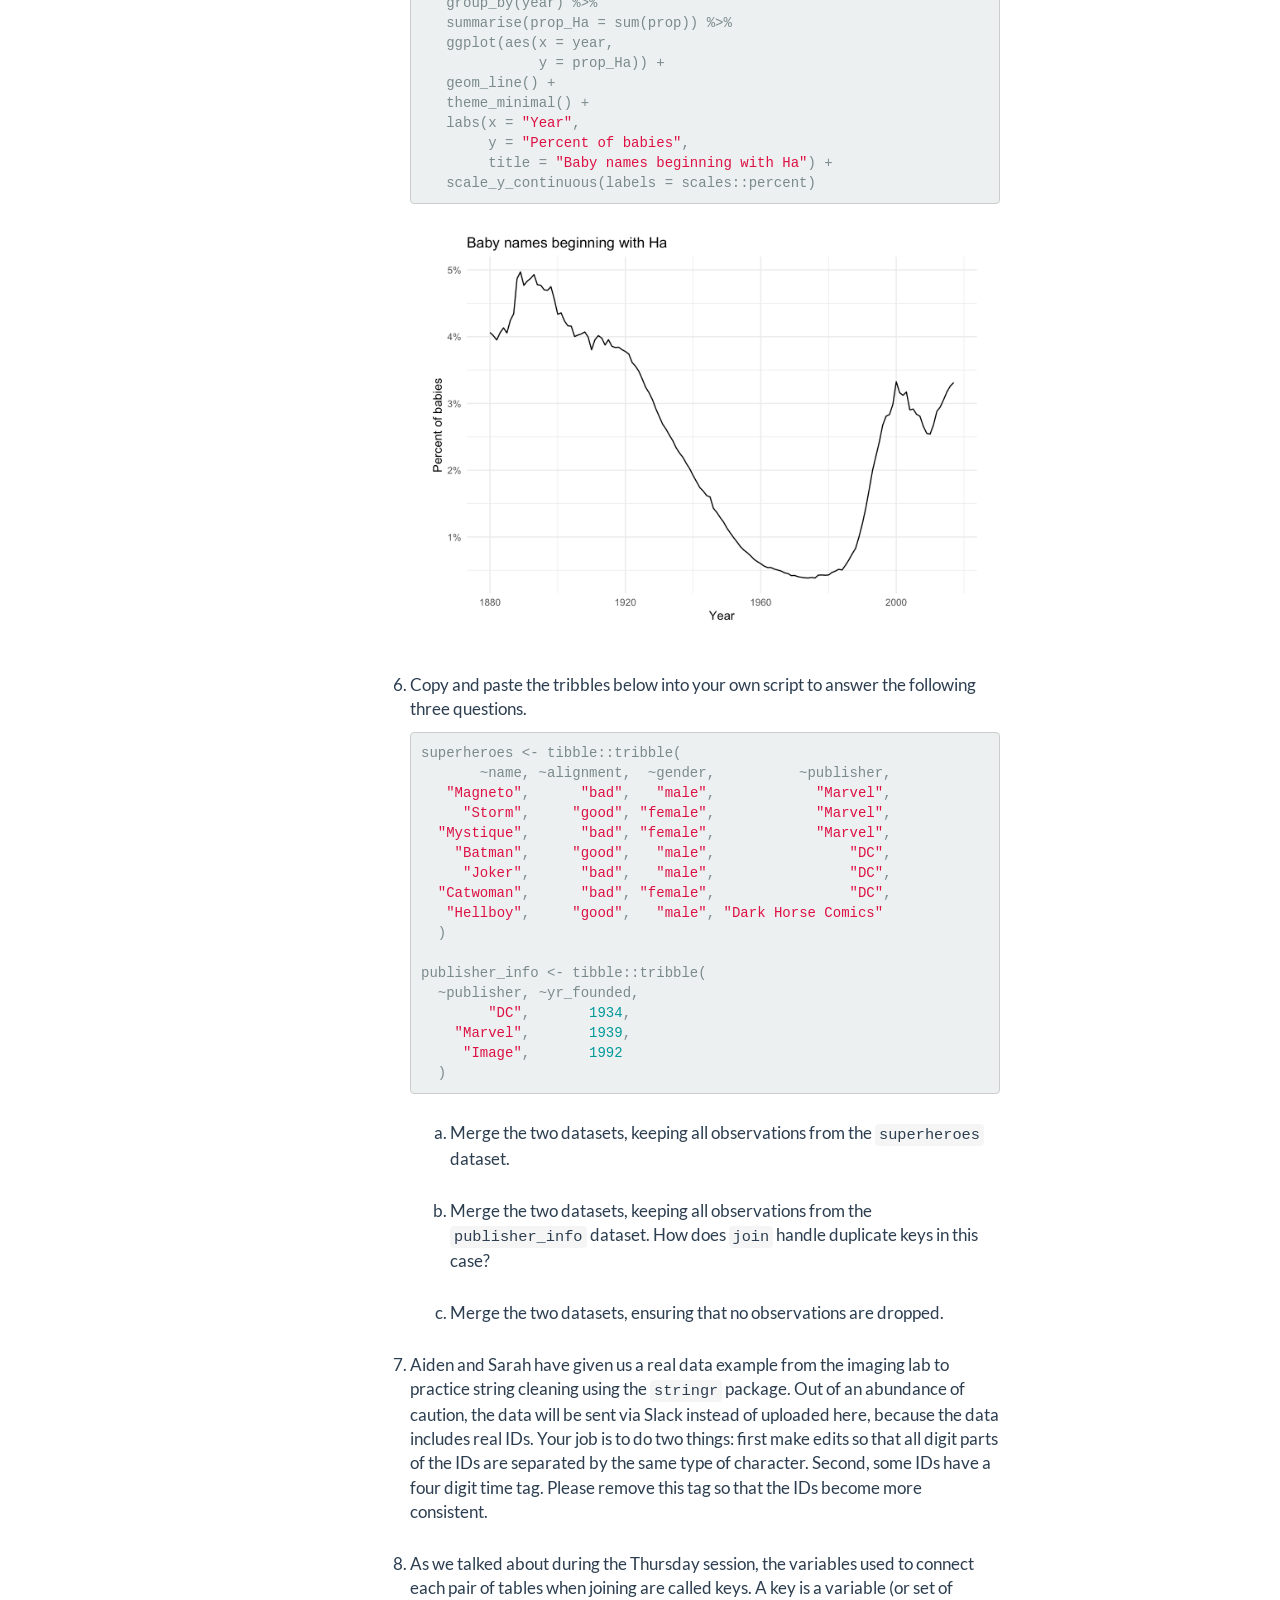
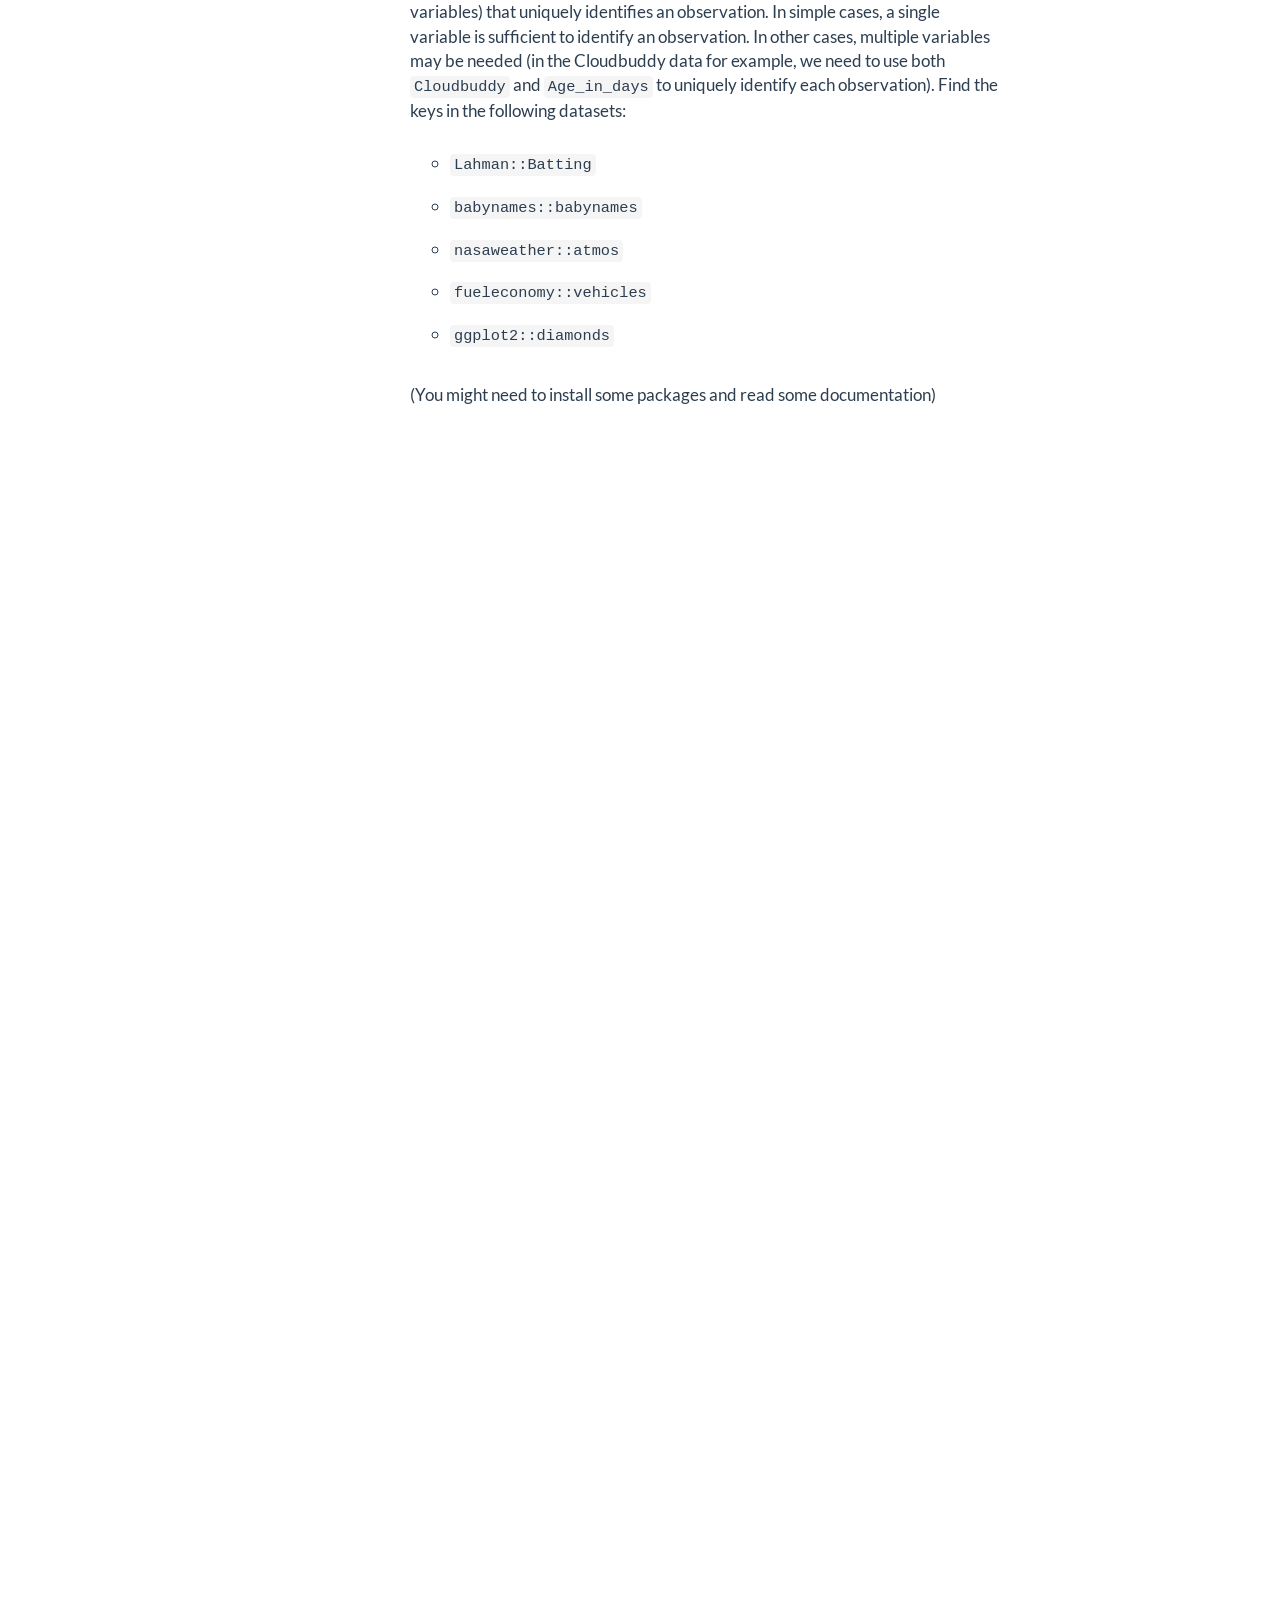
<file: docs/07_session.html>
<!DOCTYPE html>

<html>

<head>

<meta charset="utf-8" />
<meta name="generator" content="pandoc" />
<meta http-equiv="X-UA-Compatible" content="IE=EDGE" />



<meta name="date" content="2023-09-07" />

<title>Session 7</title>

<script src="site_libs/header-attrs-2.24/header-attrs.js"></script>
<script src="site_libs/jquery-3.6.0/jquery-3.6.0.min.js"></script>
<meta name="viewport" content="width=device-width, initial-scale=1" />
<link href="site_libs/bootstrap-3.3.5/css/flatly.min.css" rel="stylesheet" />
<script src="site_libs/bootstrap-3.3.5/js/bootstrap.min.js"></script>
<script src="site_libs/bootstrap-3.3.5/shim/html5shiv.min.js"></script>
<script src="site_libs/bootstrap-3.3.5/shim/respond.min.js"></script>
<style>h1 {font-size: 34px;}
       h1.title {font-size: 38px;}
       h2 {font-size: 30px;}
       h3 {font-size: 24px;}
       h4 {font-size: 18px;}
       h5 {font-size: 16px;}
       h6 {font-size: 12px;}
       code {color: inherit; background-color: rgba(0, 0, 0, 0.04);}
       pre:not([class]) { background-color: white }</style>
<script src="site_libs/jqueryui-1.13.2/jquery-ui.min.js"></script>
<link href="site_libs/tocify-1.9.1/jquery.tocify.css" rel="stylesheet" />
<script src="site_libs/tocify-1.9.1/jquery.tocify.js"></script>
<script src="site_libs/navigation-1.1/tabsets.js"></script>
<link href="site_libs/highlightjs-9.12.0/default.css" rel="stylesheet" />
<script src="site_libs/highlightjs-9.12.0/highlight.js"></script>

<style type="text/css">
  code{white-space: pre-wrap;}
  span.smallcaps{font-variant: small-caps;}
  span.underline{text-decoration: underline;}
  div.column{display: inline-block; vertical-align: top; width: 50%;}
  div.hanging-indent{margin-left: 1.5em; text-indent: -1.5em;}
  ul.task-list{list-style: none;}
    </style>

<style type="text/css">code{white-space: pre;}</style>
<script type="text/javascript">
if (window.hljs) {
  hljs.configure({languages: []});
  hljs.initHighlightingOnLoad();
  if (document.readyState && document.readyState === "complete") {
    window.setTimeout(function() { hljs.initHighlighting(); }, 0);
  }
}
</script>






<link rel="stylesheet" href="style.css" type="text/css" />



<style type = "text/css">
.main-container {
  max-width: 940px;
  margin-left: auto;
  margin-right: auto;
}
img {
  max-width:100%;
}
.tabbed-pane {
  padding-top: 12px;
}
.html-widget {
  margin-bottom: 20px;
}
button.code-folding-btn:focus {
  outline: none;
}
summary {
  display: list-item;
}
details > summary > p:only-child {
  display: inline;
}
pre code {
  padding: 0;
}
</style>


<style type="text/css">
.dropdown-submenu {
  position: relative;
}
.dropdown-submenu>.dropdown-menu {
  top: 0;
  left: 100%;
  margin-top: -6px;
  margin-left: -1px;
  border-radius: 0 6px 6px 6px;
}
.dropdown-submenu:hover>.dropdown-menu {
  display: block;
}
.dropdown-submenu>a:after {
  display: block;
  content: " ";
  float: right;
  width: 0;
  height: 0;
  border-color: transparent;
  border-style: solid;
  border-width: 5px 0 5px 5px;
  border-left-color: #cccccc;
  margin-top: 5px;
  margin-right: -10px;
}
.dropdown-submenu:hover>a:after {
  border-left-color: #adb5bd;
}
.dropdown-submenu.pull-left {
  float: none;
}
.dropdown-submenu.pull-left>.dropdown-menu {
  left: -100%;
  margin-left: 10px;
  border-radius: 6px 0 6px 6px;
}
</style>

<script type="text/javascript">
// manage active state of menu based on current page
$(document).ready(function () {
  // active menu anchor
  href = window.location.pathname
  href = href.substr(href.lastIndexOf('/') + 1)
  if (href === "")
    href = "index.html";
  var menuAnchor = $('a[href="' + href + '"]');

  // mark the anchor link active (and if it's in a dropdown, also mark that active)
  var dropdown = menuAnchor.closest('li.dropdown');
  if (window.bootstrap) { // Bootstrap 4+
    menuAnchor.addClass('active');
    dropdown.find('> .dropdown-toggle').addClass('active');
  } else { // Bootstrap 3
    menuAnchor.parent().addClass('active');
    dropdown.addClass('active');
  }

  // Navbar adjustments
  var navHeight = $(".navbar").first().height() + 15;
  var style = document.createElement('style');
  var pt = "padding-top: " + navHeight + "px; ";
  var mt = "margin-top: -" + navHeight + "px; ";
  var css = "";
  // offset scroll position for anchor links (for fixed navbar)
  for (var i = 1; i <= 6; i++) {
    css += ".section h" + i + "{ " + pt + mt + "}\n";
  }
  style.innerHTML = "body {" + pt + "padding-bottom: 40px; }\n" + css;
  document.head.appendChild(style);
});
</script>

<!-- tabsets -->

<style type="text/css">
.tabset-dropdown > .nav-tabs {
  display: inline-table;
  max-height: 500px;
  min-height: 44px;
  overflow-y: auto;
  border: 1px solid #ddd;
  border-radius: 4px;
}

.tabset-dropdown > .nav-tabs > li.active:before, .tabset-dropdown > .nav-tabs.nav-tabs-open:before {
  content: "\e259";
  font-family: 'Glyphicons Halflings';
  display: inline-block;
  padding: 10px;
  border-right: 1px solid #ddd;
}

.tabset-dropdown > .nav-tabs.nav-tabs-open > li.active:before {
  content: "\e258";
  font-family: 'Glyphicons Halflings';
  border: none;
}

.tabset-dropdown > .nav-tabs > li.active {
  display: block;
}

.tabset-dropdown > .nav-tabs > li > a,
.tabset-dropdown > .nav-tabs > li > a:focus,
.tabset-dropdown > .nav-tabs > li > a:hover {
  border: none;
  display: inline-block;
  border-radius: 4px;
  background-color: transparent;
}

.tabset-dropdown > .nav-tabs.nav-tabs-open > li {
  display: block;
  float: none;
}

.tabset-dropdown > .nav-tabs > li {
  display: none;
}
</style>

<!-- code folding -->



<style type="text/css">

#TOC {
  margin: 25px 0px 20px 0px;
}
@media (max-width: 768px) {
#TOC {
  position: relative;
  width: 100%;
}
}

@media print {
.toc-content {
  /* see https://github.com/w3c/csswg-drafts/issues/4434 */
  float: right;
}
}

.toc-content {
  padding-left: 30px;
  padding-right: 40px;
}

div.main-container {
  max-width: 1200px;
}

div.tocify {
  width: 20%;
  max-width: 260px;
  max-height: 85%;
}

@media (min-width: 768px) and (max-width: 991px) {
  div.tocify {
    width: 25%;
  }
}

@media (max-width: 767px) {
  div.tocify {
    width: 100%;
    max-width: none;
  }
}

.tocify ul, .tocify li {
  line-height: 20px;
}

.tocify-subheader .tocify-item {
  font-size: 0.90em;
}

.tocify .list-group-item {
  border-radius: 0px;
}


</style>



</head>

<body>


<div class="container-fluid main-container">


<!-- setup 3col/9col grid for toc_float and main content  -->
<div class="row">
<div class="col-xs-12 col-sm-4 col-md-3">
<div id="TOC" class="tocify">
</div>
</div>

<div class="toc-content col-xs-12 col-sm-8 col-md-9">




<div class="navbar navbar-default  navbar-fixed-top" role="navigation">
  <div class="container">
    <div class="navbar-header">
      <button type="button" class="navbar-toggle collapsed" data-toggle="collapse" data-bs-toggle="collapse" data-target="#navbar" data-bs-target="#navbar">
        <span class="icon-bar"></span>
        <span class="icon-bar"></span>
        <span class="icon-bar"></span>
      </button>
      <a class="navbar-brand" href="index.html">Marcus R Training</a>
    </div>
    <div id="navbar" class="navbar-collapse collapse">
      <ul class="nav navbar-nav">
        <li>
  <a href="index.html">Getting Started</a>
</li>
<li>
  <a href="resources.html">Resources</a>
</li>
<li class="dropdown">
  <a href="#" class="dropdown-toggle" data-toggle="dropdown" role="button" data-bs-toggle="dropdown" aria-expanded="false">
    Sessions
     
    <span class="caret"></span>
  </a>
  <ul class="dropdown-menu" role="menu">
    <li>
      <a href="01_session.html">Session 1</a>
    </li>
    <li>
      <a href="02_session.html">Session 2</a>
    </li>
    <li>
      <a href="03_session.html">Session 3</a>
    </li>
    <li>
      <a href="04_session.html">Session 4</a>
    </li>
    <li>
      <a href="05_session.html">Session 5</a>
    </li>
    <li>
      <a href="06_session.html">Session 6</a>
    </li>
    <li>
      <a href="07_session.html">Session 7</a>
    </li>
  </ul>
</li>
      </ul>
      <ul class="nav navbar-nav navbar-right">
        
      </ul>
    </div><!--/.nav-collapse -->
  </div><!--/.container -->
</div><!--/.navbar -->

<div id="header">



<h1 class="title toc-ignore">Session 7</h1>
<h4 class="date">September 7, 2023</h4>

</div>


<div id="agenda" class="section level2">
<h2>Agenda</h2>
<ul>
<li>Manipulating strings with the <code>stringr</code> package</li>
<li>Introducing regular expressions</li>
<li>Combine two data sets into one with <code>*_join()</code>
functions</li>
</ul>
</div>
<div id="script" class="section level2">
<h2>Script</h2>
<p>Download the session 7 script by clicking the link below.</p>
<!-- to add scripts -->
<a href="[data-uri]" download="session_07.R">Download session_07.R</a>
</div>
<div id="cheatsheets" class="section level2">
<h2>Cheatsheets</h2>
<ul>
<li><a
href="https://rstudio.github.io/cheatsheets/strings.pdf">stringr</a></li>
</ul>
<!-- * [regex](https://adprice.fedorapeople.org/regular-expressions-cheat-sheet-v1.pdf) -->
</div>
<div id="resources" class="section level2">
<h2>Resources</h2>
<p>Content for session 7 will be based off of chapters 13 and 14 in the
R4DS textbook.</p>
<p>Learning regular expressions (regex) is a bit challenging and
therefore having good learning tools is important. The strings chapter
the textbook is a good start, but I find it best to practice regex using
interactive online tools. This link is a good resource and will teach
you regex basics as well as let you practice interactively (I visit this
site occasionally and learn something new every time): <a
href="https://regexone.com">https://regexone.com</a></p>
<p>Several gamified versions of regex learning tools are available
online. <a href="https://regexcrossword.com">Here</a> is a link to a
collection of regex crossword puzzles.</p>
</div>
<div id="homework-exercises" class="section level2">
<h2>Homework Exercises</h2>
<ol style="list-style-type: decimal">
<li><p>What does <code>str_wrap</code> do? Can you show how it works by
first creating a ggplot and giving it a long title?</p></li>
<li><p>During the Thursday session I showed you have to use
<code>$</code> as way to specify the end of a string in regex. But what
if you want to match a <code>$</code> character? For example, how do you
remove the <code>$</code> in the string <code>$1200</code>. The answer
can be found <a
href="https://stackoverflow.com/questions/27721008/how-do-i-deal-with-special-characters-like-in-my-regex">here</a>.
Use <code>str_replace()</code> to give it a try.</p></li>
<li><p>Go through the regex crossword tutorial found <a
href="https://regexcrossword.com/tutorial/1">here</a> (5 exercises) and
then solve the beginner crosswords at <a
href="https://regexcrossword.com/challenges/beginner">https://regexcrossword.com/challenges/beginner</a>.</p></li>
<li><p>When would you use <code>str_replace_all()</code> instead of
<code>str_replace()</code>?</p></li>
<li><p>Install and load the <code>babynames</code> <a
href="https://github.com/hadley/babynames">package</a> and use your data
science skills to investigate a few different (at least two) naming
trends over time. Below is an example where I look at the proportion of
babies given a name starting with <strong>Ha</strong> (yes, as in Hasse)
over the years.</p>
<pre class="r"><code>library(babynames)

 babynames %&gt;% 
   filter(str_detect(name, &quot;^Ha&quot;)) %&gt;% 
   group_by(year) %&gt;% 
   summarise(prop_Ha = sum(prop)) %&gt;% 
   ggplot(aes(x = year,
              y = prop_Ha)) +
   geom_line() +
   theme_minimal() +
   labs(x = &quot;Year&quot;,
        y = &quot;Percent of babies&quot;,
        title = &quot;Baby names beginning with Ha&quot;) +
   scale_y_continuous(labels = scales::percent)</code></pre>
<p><img src="07_session_files/figure-html/unnamed-chunk-4-1.png" width="672" /></p></li>
<li><p>Copy and paste the tribbles below into your own script to answer
the following three questions.</p>
<pre class="r"><code>superheroes &lt;- tibble::tribble(
       ~name, ~alignment,  ~gender,          ~publisher,
   &quot;Magneto&quot;,      &quot;bad&quot;,   &quot;male&quot;,            &quot;Marvel&quot;,
     &quot;Storm&quot;,     &quot;good&quot;, &quot;female&quot;,            &quot;Marvel&quot;,
  &quot;Mystique&quot;,      &quot;bad&quot;, &quot;female&quot;,            &quot;Marvel&quot;,
    &quot;Batman&quot;,     &quot;good&quot;,   &quot;male&quot;,                &quot;DC&quot;,
     &quot;Joker&quot;,      &quot;bad&quot;,   &quot;male&quot;,                &quot;DC&quot;,
  &quot;Catwoman&quot;,      &quot;bad&quot;, &quot;female&quot;,                &quot;DC&quot;,
   &quot;Hellboy&quot;,     &quot;good&quot;,   &quot;male&quot;, &quot;Dark Horse Comics&quot;
  )

publisher_info &lt;- tibble::tribble(
  ~publisher, ~yr_founded,
        &quot;DC&quot;,       1934,
    &quot;Marvel&quot;,       1939,
     &quot;Image&quot;,       1992
  )</code></pre>
<ol style="list-style-type: lower-alpha">
<li><p>Merge the two datasets, keeping all observations from the
<code>superheroes</code> dataset.</p></li>
<li><p>Merge the two datasets, keeping all observations from the
<code>publisher_info</code> dataset. How does <code>join</code> handle
duplicate keys in this case?</p></li>
<li><p>Merge the two datasets, ensuring that no observations are
dropped.</p></li>
</ol></li>
<li><p>Aiden and Sarah have given us a real data example from the
imaging lab to practice string cleaning using the <code>stringr</code>
package. Out of an abundance of caution, the data will be sent via Slack
instead of uploaded here, because the data includes real IDs. Your job
is to do two things: first make edits so that all digit parts of the IDs
are separated by the same type of character. Second, some IDs have a
four digit time tag. Please remove this tag so that the IDs become more
consistent.</p></li>
<li><p>As we talked about during the Thursday session, the variables
used to connect each pair of tables when joining are called keys. A key
is a variable (or set of variables) that uniquely identifies an
observation. In simple cases, a single variable is sufficient to
identify an observation. In other cases, multiple variables may be
needed (in the Cloudbuddy data for example, we need to use both
<code>Cloudbuddy</code> and <code>Age_in_days</code> to uniquely
identify each observation). Find the keys in the following datasets:</p>
<ul>
<li><code>Lahman::Batting</code></li>
<li><code>babynames::babynames</code></li>
<li><code>nasaweather::atmos</code></li>
<li><code>fueleconomy::vehicles</code></li>
<li><code>ggplot2::diamonds</code></li>
</ul>
<p><br></p>
<p>(You might need to install some packages and read some
documentation)</p></li>
</ol>
</div>



</div>
</div>

</div>

<script>

// add bootstrap table styles to pandoc tables
function bootstrapStylePandocTables() {
  $('tr.odd').parent('tbody').parent('table').addClass('table table-condensed');
}
$(document).ready(function () {
  bootstrapStylePandocTables();
});


</script>

<!-- tabsets -->

<script>
$(document).ready(function () {
  window.buildTabsets("TOC");
});

$(document).ready(function () {
  $('.tabset-dropdown > .nav-tabs > li').click(function () {
    $(this).parent().toggleClass('nav-tabs-open');
  });
});
</script>

<!-- code folding -->

<script>
$(document).ready(function ()  {

    // temporarily add toc-ignore selector to headers for the consistency with Pandoc
    $('.unlisted.unnumbered').addClass('toc-ignore')

    // move toc-ignore selectors from section div to header
    $('div.section.toc-ignore')
        .removeClass('toc-ignore')
        .children('h1,h2,h3,h4,h5').addClass('toc-ignore');

    // establish options
    var options = {
      selectors: "h1,h2,h3",
      theme: "bootstrap3",
      context: '.toc-content',
      hashGenerator: function (text) {
        return text.replace(/[.\\/?&!#<>]/g, '').replace(/\s/g, '_');
      },
      ignoreSelector: ".toc-ignore",
      scrollTo: 0
    };
    options.showAndHide = true;
    options.smoothScroll = true;

    // tocify
    var toc = $("#TOC").tocify(options).data("toc-tocify");
});
</script>

<!-- dynamically load mathjax for compatibility with self-contained -->
<script>
  (function () {
    var script = document.createElement("script");
    script.type = "text/javascript";
    script.src  = "https://mathjax.rstudio.com/latest/MathJax.js?config=TeX-AMS-MML_HTMLorMML";
    document.getElementsByTagName("head")[0].appendChild(script);
  })();
</script>

</body>
</html>
</file>
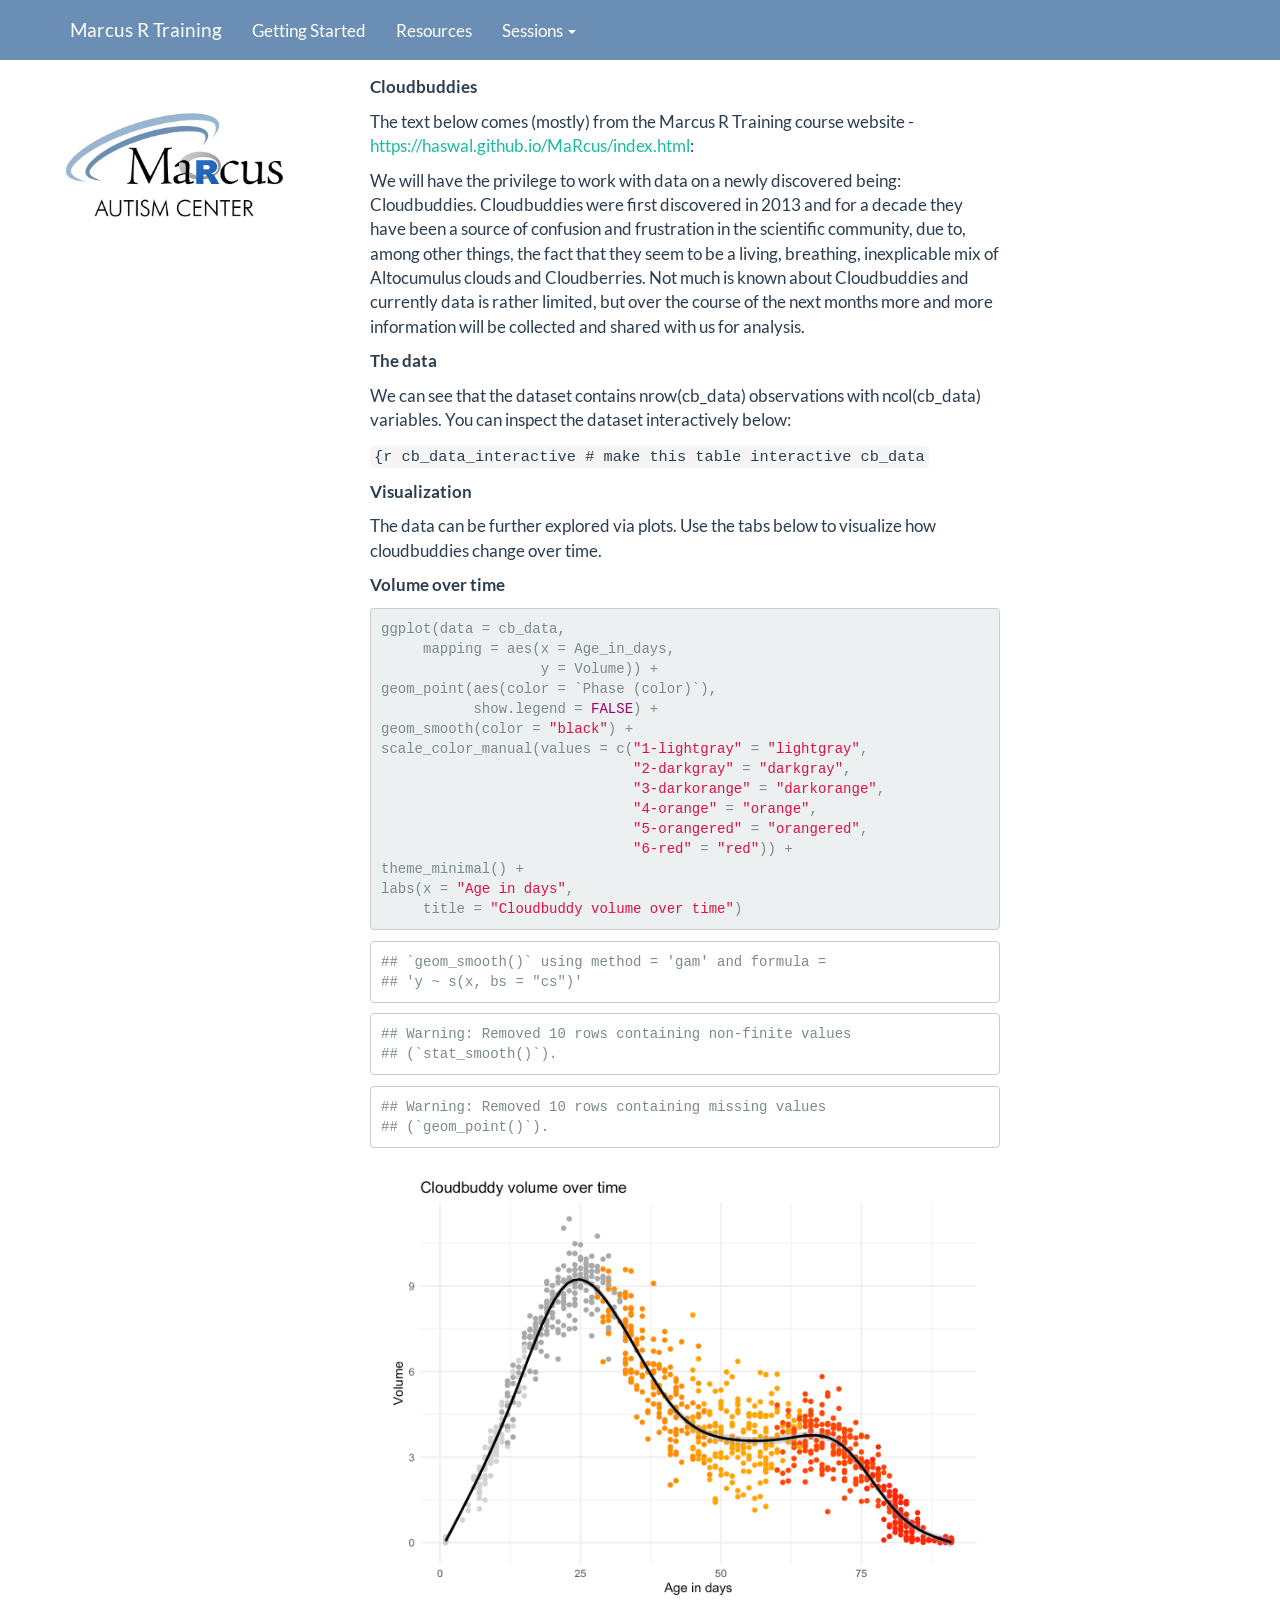
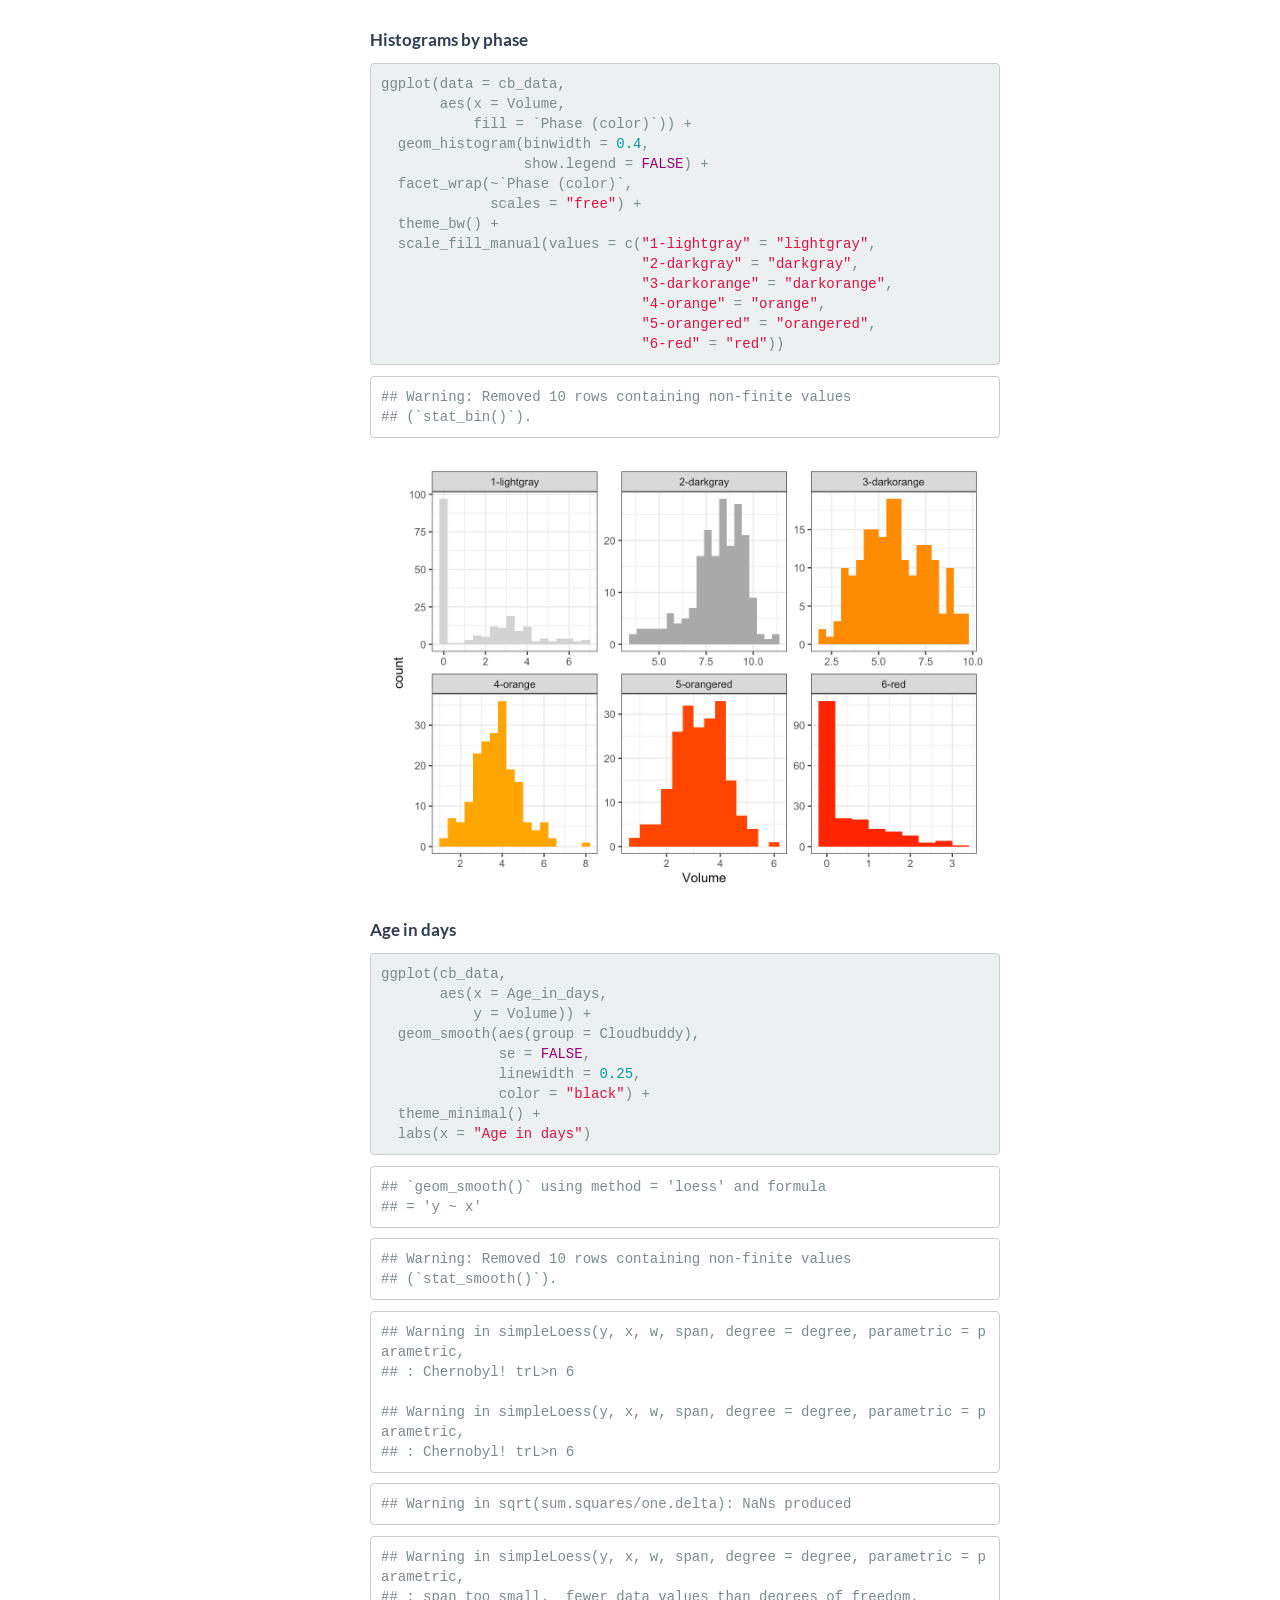
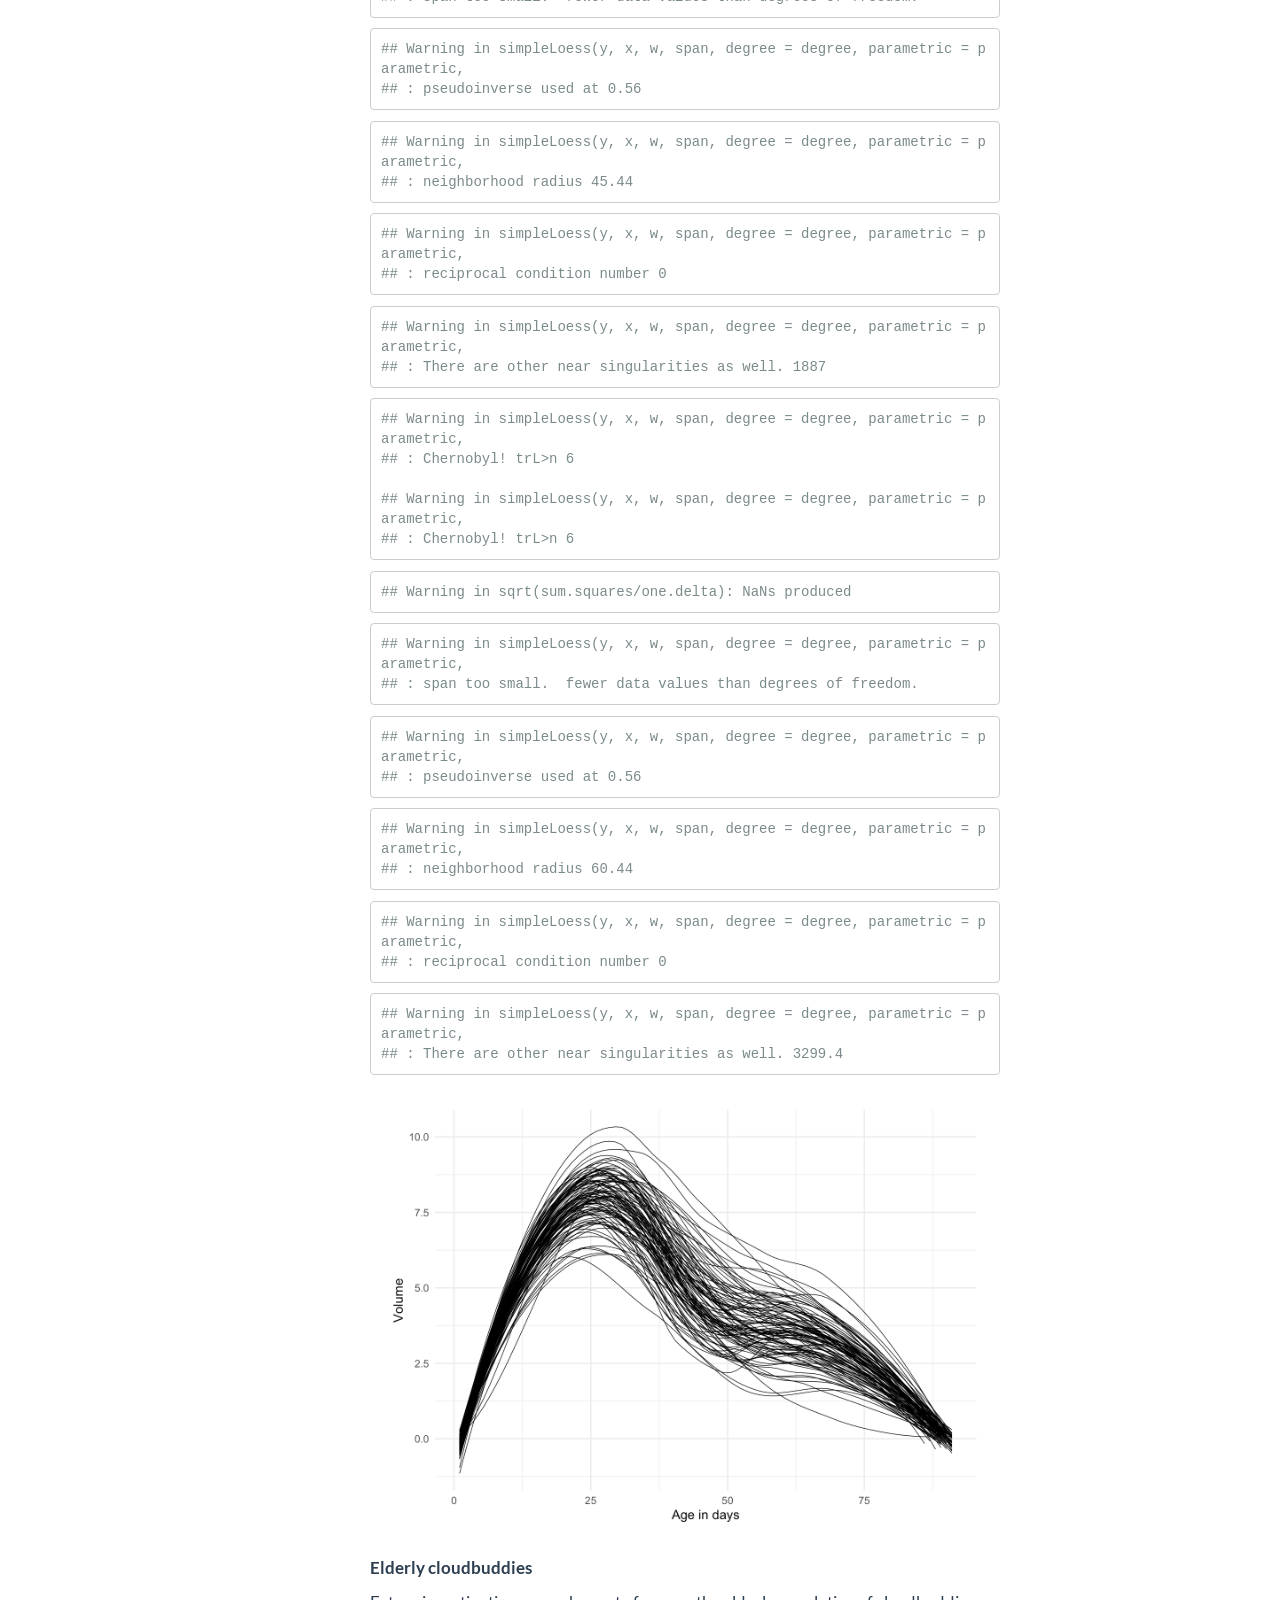
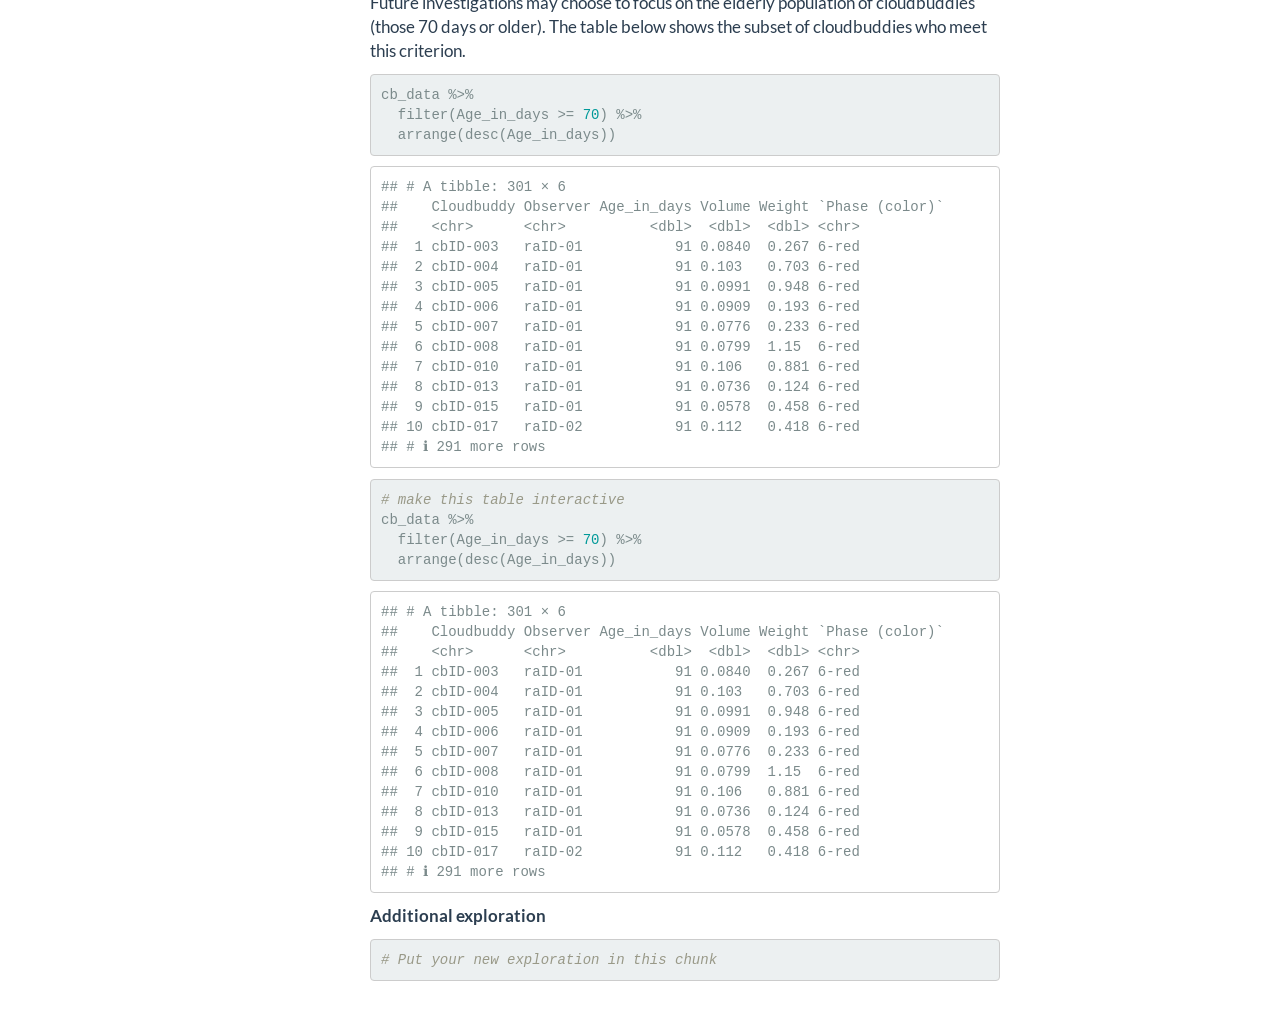
<file: docs/hw4-exercise1.html>
<!DOCTYPE html>

<html>

<head>

<meta charset="utf-8" />
<meta name="generator" content="pandoc" />
<meta http-equiv="X-UA-Compatible" content="IE=EDGE" />




<title>hw4-exercise1.knit</title>

<script src="site_libs/header-attrs-2.24/header-attrs.js"></script>
<script src="site_libs/jquery-3.6.0/jquery-3.6.0.min.js"></script>
<meta name="viewport" content="width=device-width, initial-scale=1" />
<link href="site_libs/bootstrap-3.3.5/css/flatly.min.css" rel="stylesheet" />
<script src="site_libs/bootstrap-3.3.5/js/bootstrap.min.js"></script>
<script src="site_libs/bootstrap-3.3.5/shim/html5shiv.min.js"></script>
<script src="site_libs/bootstrap-3.3.5/shim/respond.min.js"></script>
<style>h1 {font-size: 34px;}
       h1.title {font-size: 38px;}
       h2 {font-size: 30px;}
       h3 {font-size: 24px;}
       h4 {font-size: 18px;}
       h5 {font-size: 16px;}
       h6 {font-size: 12px;}
       code {color: inherit; background-color: rgba(0, 0, 0, 0.04);}
       pre:not([class]) { background-color: white }</style>
<script src="site_libs/jqueryui-1.13.2/jquery-ui.min.js"></script>
<link href="site_libs/tocify-1.9.1/jquery.tocify.css" rel="stylesheet" />
<script src="site_libs/tocify-1.9.1/jquery.tocify.js"></script>
<script src="site_libs/navigation-1.1/tabsets.js"></script>
<link href="site_libs/highlightjs-9.12.0/default.css" rel="stylesheet" />
<script src="site_libs/highlightjs-9.12.0/highlight.js"></script>

<style type="text/css">
  code{white-space: pre-wrap;}
  span.smallcaps{font-variant: small-caps;}
  span.underline{text-decoration: underline;}
  div.column{display: inline-block; vertical-align: top; width: 50%;}
  div.hanging-indent{margin-left: 1.5em; text-indent: -1.5em;}
  ul.task-list{list-style: none;}
    </style>

<style type="text/css">code{white-space: pre;}</style>
<script type="text/javascript">
if (window.hljs) {
  hljs.configure({languages: []});
  hljs.initHighlightingOnLoad();
  if (document.readyState && document.readyState === "complete") {
    window.setTimeout(function() { hljs.initHighlighting(); }, 0);
  }
}
</script>






<link rel="stylesheet" href="style.css" type="text/css" />



<style type = "text/css">
.main-container {
  max-width: 940px;
  margin-left: auto;
  margin-right: auto;
}
img {
  max-width:100%;
}
.tabbed-pane {
  padding-top: 12px;
}
.html-widget {
  margin-bottom: 20px;
}
button.code-folding-btn:focus {
  outline: none;
}
summary {
  display: list-item;
}
details > summary > p:only-child {
  display: inline;
}
pre code {
  padding: 0;
}
</style>


<style type="text/css">
.dropdown-submenu {
  position: relative;
}
.dropdown-submenu>.dropdown-menu {
  top: 0;
  left: 100%;
  margin-top: -6px;
  margin-left: -1px;
  border-radius: 0 6px 6px 6px;
}
.dropdown-submenu:hover>.dropdown-menu {
  display: block;
}
.dropdown-submenu>a:after {
  display: block;
  content: " ";
  float: right;
  width: 0;
  height: 0;
  border-color: transparent;
  border-style: solid;
  border-width: 5px 0 5px 5px;
  border-left-color: #cccccc;
  margin-top: 5px;
  margin-right: -10px;
}
.dropdown-submenu:hover>a:after {
  border-left-color: #adb5bd;
}
.dropdown-submenu.pull-left {
  float: none;
}
.dropdown-submenu.pull-left>.dropdown-menu {
  left: -100%;
  margin-left: 10px;
  border-radius: 6px 0 6px 6px;
}
</style>

<script type="text/javascript">
// manage active state of menu based on current page
$(document).ready(function () {
  // active menu anchor
  href = window.location.pathname
  href = href.substr(href.lastIndexOf('/') + 1)
  if (href === "")
    href = "index.html";
  var menuAnchor = $('a[href="' + href + '"]');

  // mark the anchor link active (and if it's in a dropdown, also mark that active)
  var dropdown = menuAnchor.closest('li.dropdown');
  if (window.bootstrap) { // Bootstrap 4+
    menuAnchor.addClass('active');
    dropdown.find('> .dropdown-toggle').addClass('active');
  } else { // Bootstrap 3
    menuAnchor.parent().addClass('active');
    dropdown.addClass('active');
  }

  // Navbar adjustments
  var navHeight = $(".navbar").first().height() + 15;
  var style = document.createElement('style');
  var pt = "padding-top: " + navHeight + "px; ";
  var mt = "margin-top: -" + navHeight + "px; ";
  var css = "";
  // offset scroll position for anchor links (for fixed navbar)
  for (var i = 1; i <= 6; i++) {
    css += ".section h" + i + "{ " + pt + mt + "}\n";
  }
  style.innerHTML = "body {" + pt + "padding-bottom: 40px; }\n" + css;
  document.head.appendChild(style);
});
</script>

<!-- tabsets -->

<style type="text/css">
.tabset-dropdown > .nav-tabs {
  display: inline-table;
  max-height: 500px;
  min-height: 44px;
  overflow-y: auto;
  border: 1px solid #ddd;
  border-radius: 4px;
}

.tabset-dropdown > .nav-tabs > li.active:before, .tabset-dropdown > .nav-tabs.nav-tabs-open:before {
  content: "\e259";
  font-family: 'Glyphicons Halflings';
  display: inline-block;
  padding: 10px;
  border-right: 1px solid #ddd;
}

.tabset-dropdown > .nav-tabs.nav-tabs-open > li.active:before {
  content: "\e258";
  font-family: 'Glyphicons Halflings';
  border: none;
}

.tabset-dropdown > .nav-tabs > li.active {
  display: block;
}

.tabset-dropdown > .nav-tabs > li > a,
.tabset-dropdown > .nav-tabs > li > a:focus,
.tabset-dropdown > .nav-tabs > li > a:hover {
  border: none;
  display: inline-block;
  border-radius: 4px;
  background-color: transparent;
}

.tabset-dropdown > .nav-tabs.nav-tabs-open > li {
  display: block;
  float: none;
}

.tabset-dropdown > .nav-tabs > li {
  display: none;
}
</style>

<!-- code folding -->



<style type="text/css">

#TOC {
  margin: 25px 0px 20px 0px;
}
@media (max-width: 768px) {
#TOC {
  position: relative;
  width: 100%;
}
}

@media print {
.toc-content {
  /* see https://github.com/w3c/csswg-drafts/issues/4434 */
  float: right;
}
}

.toc-content {
  padding-left: 30px;
  padding-right: 40px;
}

div.main-container {
  max-width: 1200px;
}

div.tocify {
  width: 20%;
  max-width: 260px;
  max-height: 85%;
}

@media (min-width: 768px) and (max-width: 991px) {
  div.tocify {
    width: 25%;
  }
}

@media (max-width: 767px) {
  div.tocify {
    width: 100%;
    max-width: none;
  }
}

.tocify ul, .tocify li {
  line-height: 20px;
}

.tocify-subheader .tocify-item {
  font-size: 0.90em;
}

.tocify .list-group-item {
  border-radius: 0px;
}


</style>



</head>

<body>


<div class="container-fluid main-container">


<!-- setup 3col/9col grid for toc_float and main content  -->
<div class="row">
<div class="col-xs-12 col-sm-4 col-md-3">
<div id="TOC" class="tocify">
</div>
</div>

<div class="toc-content col-xs-12 col-sm-8 col-md-9">




<div class="navbar navbar-default  navbar-fixed-top" role="navigation">
  <div class="container">
    <div class="navbar-header">
      <button type="button" class="navbar-toggle collapsed" data-toggle="collapse" data-bs-toggle="collapse" data-target="#navbar" data-bs-target="#navbar">
        <span class="icon-bar"></span>
        <span class="icon-bar"></span>
        <span class="icon-bar"></span>
      </button>
      <a class="navbar-brand" href="index.html">Marcus R Training</a>
    </div>
    <div id="navbar" class="navbar-collapse collapse">
      <ul class="nav navbar-nav">
        <li>
  <a href="index.html">Getting Started</a>
</li>
<li>
  <a href="resources.html">Resources</a>
</li>
<li class="dropdown">
  <a href="#" class="dropdown-toggle" data-toggle="dropdown" role="button" data-bs-toggle="dropdown" aria-expanded="false">
    Sessions
     
    <span class="caret"></span>
  </a>
  <ul class="dropdown-menu" role="menu">
    <li>
      <a href="01_session.html">Session 1</a>
    </li>
    <li>
      <a href="02_session.html">Session 2</a>
    </li>
    <li>
      <a href="03_session.html">Session 3</a>
    </li>
    <li>
      <a href="04_session.html">Session 4</a>
    </li>
    <li>
      <a href="05_session.html">Session 5</a>
    </li>
    <li>
      <a href="06_session.html">Session 6</a>
    </li>
    <li>
      <a href="07_session.html">Session 7</a>
    </li>
  </ul>
</li>
      </ul>
      <ul class="nav navbar-nav navbar-right">
        
      </ul>
    </div><!--/.nav-collapse -->
  </div><!--/.container -->
</div><!--/.navbar -->

<div id="header">




</div>


<p><strong>Cloudbuddies</strong></p>
<p>The text below comes (mostly) from the Marcus R Training course
website - <a href="https://haswal.github.io/MaRcus/index.html"
class="uri">https://haswal.github.io/MaRcus/index.html</a>:</p>
<p>We will have the privilege to work with data on a newly discovered
being: Cloudbuddies. Cloudbuddies were first discovered in 2013 and for
a decade they have been a source of confusion and frustration in the
scientific community, due to, among other things, the fact that they
seem to be a living, breathing, inexplicable mix of Altocumulus clouds
and Cloudberries. Not much is known about Cloudbuddies and currently
data is rather limited, but over the course of the next months more and
more information will be collected and shared with us for analysis.</p>
<p><strong>The data</strong></p>
<p>We can see that the dataset contains nrow(cb_data) observations with
ncol(cb_data) variables. You can inspect the dataset interactively
below:</p>
<p><code>{r cb_data_interactive # make this table interactive cb_data</code></p>
<p><strong>Visualization</strong></p>
<p>The data can be further explored via plots. Use the tabs below to
visualize how cloudbuddies change over time.</p>
<p><strong>Volume over time</strong></p>
<pre class="r"><code>ggplot(data = cb_data, 
     mapping = aes(x = Age_in_days, 
                   y = Volume)) +
geom_point(aes(color = `Phase (color)`),
           show.legend = FALSE) +
geom_smooth(color = &quot;black&quot;) +
scale_color_manual(values = c(&quot;1-lightgray&quot; = &quot;lightgray&quot;,
                              &quot;2-darkgray&quot; = &quot;darkgray&quot;,
                              &quot;3-darkorange&quot; = &quot;darkorange&quot;,
                              &quot;4-orange&quot; = &quot;orange&quot;,
                              &quot;5-orangered&quot; = &quot;orangered&quot;,
                              &quot;6-red&quot; = &quot;red&quot;)) +
theme_minimal() +
labs(x = &quot;Age in days&quot;, 
     title = &quot;Cloudbuddy volume over time&quot;)</code></pre>
<pre><code>## `geom_smooth()` using method = &#39;gam&#39; and formula =
## &#39;y ~ s(x, bs = &quot;cs&quot;)&#39;</code></pre>
<pre><code>## Warning: Removed 10 rows containing non-finite values
## (`stat_smooth()`).</code></pre>
<pre><code>## Warning: Removed 10 rows containing missing values
## (`geom_point()`).</code></pre>
<p><img src="hw4-exercise1_files/figure-html/scatterplot-1.png" width="672" /></p>
<p><strong>Histograms by phase</strong></p>
<pre class="r"><code>ggplot(data = cb_data,
       aes(x = Volume, 
           fill = `Phase (color)`)) +
  geom_histogram(binwidth = 0.4, 
                 show.legend = FALSE) +
  facet_wrap(~`Phase (color)`, 
             scales = &quot;free&quot;) +
  theme_bw() +
  scale_fill_manual(values = c(&quot;1-lightgray&quot; = &quot;lightgray&quot;,
                               &quot;2-darkgray&quot; = &quot;darkgray&quot;,
                               &quot;3-darkorange&quot; = &quot;darkorange&quot;,
                               &quot;4-orange&quot; = &quot;orange&quot;,
                               &quot;5-orangered&quot; = &quot;orangered&quot;,
                               &quot;6-red&quot; = &quot;red&quot;))</code></pre>
<pre><code>## Warning: Removed 10 rows containing non-finite values
## (`stat_bin()`).</code></pre>
<p><img src="hw4-exercise1_files/figure-html/facets-1.png" width="672" /></p>
<p><strong>Age in days</strong></p>
<pre class="r"><code>ggplot(cb_data, 
       aes(x = Age_in_days,
           y = Volume)) +
  geom_smooth(aes(group = Cloudbuddy), 
              se = FALSE, 
              linewidth = 0.25,
              color = &quot;black&quot;) +
  theme_minimal() +
  labs(x = &quot;Age in days&quot;)</code></pre>
<pre><code>## `geom_smooth()` using method = &#39;loess&#39; and formula
## = &#39;y ~ x&#39;</code></pre>
<pre><code>## Warning: Removed 10 rows containing non-finite values
## (`stat_smooth()`).</code></pre>
<pre><code>## Warning in simpleLoess(y, x, w, span, degree = degree, parametric = parametric,
## : Chernobyl! trL&gt;n 6

## Warning in simpleLoess(y, x, w, span, degree = degree, parametric = parametric,
## : Chernobyl! trL&gt;n 6</code></pre>
<pre><code>## Warning in sqrt(sum.squares/one.delta): NaNs produced</code></pre>
<pre><code>## Warning in simpleLoess(y, x, w, span, degree = degree, parametric = parametric,
## : span too small.  fewer data values than degrees of freedom.</code></pre>
<pre><code>## Warning in simpleLoess(y, x, w, span, degree = degree, parametric = parametric,
## : pseudoinverse used at 0.56</code></pre>
<pre><code>## Warning in simpleLoess(y, x, w, span, degree = degree, parametric = parametric,
## : neighborhood radius 45.44</code></pre>
<pre><code>## Warning in simpleLoess(y, x, w, span, degree = degree, parametric = parametric,
## : reciprocal condition number 0</code></pre>
<pre><code>## Warning in simpleLoess(y, x, w, span, degree = degree, parametric = parametric,
## : There are other near singularities as well. 1887</code></pre>
<pre><code>## Warning in simpleLoess(y, x, w, span, degree = degree, parametric = parametric,
## : Chernobyl! trL&gt;n 6

## Warning in simpleLoess(y, x, w, span, degree = degree, parametric = parametric,
## : Chernobyl! trL&gt;n 6</code></pre>
<pre><code>## Warning in sqrt(sum.squares/one.delta): NaNs produced</code></pre>
<pre><code>## Warning in simpleLoess(y, x, w, span, degree = degree, parametric = parametric,
## : span too small.  fewer data values than degrees of freedom.</code></pre>
<pre><code>## Warning in simpleLoess(y, x, w, span, degree = degree, parametric = parametric,
## : pseudoinverse used at 0.56</code></pre>
<pre><code>## Warning in simpleLoess(y, x, w, span, degree = degree, parametric = parametric,
## : neighborhood radius 60.44</code></pre>
<pre><code>## Warning in simpleLoess(y, x, w, span, degree = degree, parametric = parametric,
## : reciprocal condition number 0</code></pre>
<pre><code>## Warning in simpleLoess(y, x, w, span, degree = degree, parametric = parametric,
## : There are other near singularities as well. 3299.4</code></pre>
<p><img src="hw4-exercise1_files/figure-html/linegraph-1.png" width="672" /></p>
<p><strong>Elderly cloudbuddies</strong></p>
<p>Future investigations may choose to focus on the elderly population
of cloudbuddies (those 70 days or older). The table below shows the
subset of cloudbuddies who meet this criterion.</p>
<pre class="r"><code>cb_data %&gt;% 
  filter(Age_in_days &gt;= 70) %&gt;% 
  arrange(desc(Age_in_days))</code></pre>
<pre><code>## # A tibble: 301 × 6
##    Cloudbuddy Observer Age_in_days Volume Weight `Phase (color)`
##    &lt;chr&gt;      &lt;chr&gt;          &lt;dbl&gt;  &lt;dbl&gt;  &lt;dbl&gt; &lt;chr&gt;          
##  1 cbID-003   raID-01           91 0.0840  0.267 6-red          
##  2 cbID-004   raID-01           91 0.103   0.703 6-red          
##  3 cbID-005   raID-01           91 0.0991  0.948 6-red          
##  4 cbID-006   raID-01           91 0.0909  0.193 6-red          
##  5 cbID-007   raID-01           91 0.0776  0.233 6-red          
##  6 cbID-008   raID-01           91 0.0799  1.15  6-red          
##  7 cbID-010   raID-01           91 0.106   0.881 6-red          
##  8 cbID-013   raID-01           91 0.0736  0.124 6-red          
##  9 cbID-015   raID-01           91 0.0578  0.458 6-red          
## 10 cbID-017   raID-02           91 0.112   0.418 6-red          
## # ℹ 291 more rows</code></pre>
<pre class="r"><code># make this table interactive
cb_data %&gt;% 
  filter(Age_in_days &gt;= 70) %&gt;% 
  arrange(desc(Age_in_days))</code></pre>
<pre><code>## # A tibble: 301 × 6
##    Cloudbuddy Observer Age_in_days Volume Weight `Phase (color)`
##    &lt;chr&gt;      &lt;chr&gt;          &lt;dbl&gt;  &lt;dbl&gt;  &lt;dbl&gt; &lt;chr&gt;          
##  1 cbID-003   raID-01           91 0.0840  0.267 6-red          
##  2 cbID-004   raID-01           91 0.103   0.703 6-red          
##  3 cbID-005   raID-01           91 0.0991  0.948 6-red          
##  4 cbID-006   raID-01           91 0.0909  0.193 6-red          
##  5 cbID-007   raID-01           91 0.0776  0.233 6-red          
##  6 cbID-008   raID-01           91 0.0799  1.15  6-red          
##  7 cbID-010   raID-01           91 0.106   0.881 6-red          
##  8 cbID-013   raID-01           91 0.0736  0.124 6-red          
##  9 cbID-015   raID-01           91 0.0578  0.458 6-red          
## 10 cbID-017   raID-02           91 0.112   0.418 6-red          
## # ℹ 291 more rows</code></pre>
<p><strong>Additional exploration</strong></p>
<pre class="r"><code># Put your new exploration in this chunk</code></pre>



</div>
</div>

</div>

<script>

// add bootstrap table styles to pandoc tables
function bootstrapStylePandocTables() {
  $('tr.odd').parent('tbody').parent('table').addClass('table table-condensed');
}
$(document).ready(function () {
  bootstrapStylePandocTables();
});


</script>

<!-- tabsets -->

<script>
$(document).ready(function () {
  window.buildTabsets("TOC");
});

$(document).ready(function () {
  $('.tabset-dropdown > .nav-tabs > li').click(function () {
    $(this).parent().toggleClass('nav-tabs-open');
  });
});
</script>

<!-- code folding -->

<script>
$(document).ready(function ()  {

    // temporarily add toc-ignore selector to headers for the consistency with Pandoc
    $('.unlisted.unnumbered').addClass('toc-ignore')

    // move toc-ignore selectors from section div to header
    $('div.section.toc-ignore')
        .removeClass('toc-ignore')
        .children('h1,h2,h3,h4,h5').addClass('toc-ignore');

    // establish options
    var options = {
      selectors: "h1,h2,h3",
      theme: "bootstrap3",
      context: '.toc-content',
      hashGenerator: function (text) {
        return text.replace(/[.\\/?&!#<>]/g, '').replace(/\s/g, '_');
      },
      ignoreSelector: ".toc-ignore",
      scrollTo: 0
    };
    options.showAndHide = true;
    options.smoothScroll = true;

    // tocify
    var toc = $("#TOC").tocify(options).data("toc-tocify");
});
</script>

<!-- dynamically load mathjax for compatibility with self-contained -->
<script>
  (function () {
    var script = document.createElement("script");
    script.type = "text/javascript";
    script.src  = "https://mathjax.rstudio.com/latest/MathJax.js?config=TeX-AMS-MML_HTMLorMML";
    document.getElementsByTagName("head")[0].appendChild(script);
  })();
</script>

</body>
</html>
</file>
<file: docs/site_libs/highlightjs-9.12.0/default.css>
.hljs-literal {
  color: #990073;
}

.hljs-number {
  color: #099;
}

.hljs-comment {
  color: #998;
  font-style: italic;
}

.hljs-keyword {
  color: #900;
  font-weight: bold;
}

.hljs-string {
  color: #d14;
}
</file>
<file: docs/home.css>
#TOC::before {
  content: "";
  display: block; /*change from block to none for landing page */
  height: 110px;
  margin: 10px 10px 30px 10px;
  background-image: url("MaRcus Logo.png");
  background-size: contain;
  background-position: center center;
  background-repeat: no-repeat;
}

.list-group-item.active, .list-group-item.active:focus, .list-group-item.active:hover {
    color: white;
    background-color: #6b8eb4;
    border-color: black;
    border-width: medium;
}
</file>
<file: docs/style.css>
.toc-content {
  max-width: 700px;
  margin: 0 auto;
}

h1, h2, h3, h4, h5 {
  margin-top: 1.5em !important;
  padding-top: 0 !important;
}

#TOC {
  border: none;
  border-radius: 0;
  padding-right: 1em;
}

body {
  font-size: 17px;
}

img {
  padding: 1em;
}

ol li {
  padding-top: 1em;
}

div.blockquote,
blockquote {
  padding: 10.5px 21px;
  margin: 0 0 21px;
  font-size: 18.75px;
  border-left: 5px solid #ecf0f1;
}

blockquote {
  color: #607D8B;
  font-style: oblique;
}

.list-group-item.active, .list-group-item.active:focus, .list-group-item.active:hover {
    color: white;
    background-color: #6b8eb4;
    border-color: black;
    border-width: medium;
}

.navbar {
  background-color: #6b8eb4;
}

#TOC::before {
  content: "";
  display: block; /*change from block to none for landing page */
  height: 110px;
  margin: 10px 10px 30px 10px;
  background-image: url("MaRcus Logo.png");
  background-size: contain;
  background-position: center center;
  background-repeat: no-repeat;
}

.navbar .navbar-nav>.active>a {
  background-color: #54708E;
}

.list-group-item.active {
  background-color: #6b8eb4;
  border-color: #6b8eb4;
}
item.active, .list-group-item.active:hover {
  background-color: #6b8eb4;
  border-color: #6b8eb4;
}

.navbar .navbar-nav>li > a:hover {
  color: #222;
}

.navbar-default .navbar-brand:hover{
  color: #222;
}
</file>
<file: docs/site_libs/lightable-0.0.1/lightable.css>
/*!
 * lightable v0.0.1
 * Copyright 2020 Hao Zhu
 * Licensed under MIT (https://github.com/haozhu233/kableExtra/blob/master/LICENSE)
 */

.lightable-minimal {
  border-collapse: separate;
  border-spacing: 16px 1px;
  width: 100%;
  margin-bottom: 10px;
}

.lightable-minimal td {
  margin-left: 5px;
  margin-right: 5px;
}

.lightable-minimal th {
  margin-left: 5px;
  margin-right: 5px;
}

.lightable-minimal thead tr:last-child th {
  border-bottom: 2px solid #00000050;
  empty-cells: hide;

}

.lightable-minimal tbody tr:first-child td {
  padding-top: 0.5em;
}

.lightable-minimal.lightable-hover tbody tr:hover {
  background-color: #f5f5f5;
}

.lightable-minimal.lightable-striped tbody tr:nth-child(even) {
  background-color: #f5f5f5;
}

.lightable-classic {
  border-top: 0.16em solid #111111;
  border-bottom: 0.16em solid #111111;
  width: 100%;
  margin-bottom: 10px;
  margin: 10px 5px;
}

.lightable-classic tfoot tr td {
  border: 0;
}

.lightable-classic tfoot tr:first-child td {
  border-top: 0.14em solid #111111;
}

.lightable-classic caption {
  color: #222222;
}

.lightable-classic td {
  padding-left: 5px;
  padding-right: 5px;
  color: #222222;
}

.lightable-classic th {
  padding-left: 5px;
  padding-right: 5px;
  font-weight: normal;
  color: #222222;
}

.lightable-classic thead tr:last-child th {
  border-bottom: 0.10em solid #111111;
}

.lightable-classic.lightable-hover tbody tr:hover {
  background-color: #F9EEC1;
}

.lightable-classic.lightable-striped tbody tr:nth-child(even) {
  background-color: #f5f5f5;
}

.lightable-classic-2 {
  border-top: 3px double #111111;
  border-bottom: 3px double #111111;
  width: 100%;
  margin-bottom: 10px;
}

.lightable-classic-2 tfoot tr td {
  border: 0;
}

.lightable-classic-2 tfoot tr:first-child td {
  border-top: 3px double #111111;
}

.lightable-classic-2 caption {
  color: #222222;
}

.lightable-classic-2 td {
  padding-left: 5px;
  padding-right: 5px;
  color: #222222;
}

.lightable-classic-2 th {
  padding-left: 5px;
  padding-right: 5px;
  font-weight: normal;
  color: #222222;
}

.lightable-classic-2 tbody tr:last-child td {
  border-bottom: 3px double #111111;
}

.lightable-classic-2 thead tr:last-child th {
  border-bottom: 1px solid #111111;
}

.lightable-classic-2.lightable-hover tbody tr:hover {
  background-color: #F9EEC1;
}

.lightable-classic-2.lightable-striped tbody tr:nth-child(even) {
  background-color: #f5f5f5;
}

.lightable-material {
  min-width: 100%;
  white-space: nowrap;
  table-layout: fixed;
  font-family: Roboto, sans-serif;
  border: 1px solid #EEE;
  border-collapse: collapse;
  margin-bottom: 10px;
}

.lightable-material tfoot tr td {
  border: 0;
}

.lightable-material tfoot tr:first-child td {
  border-top: 1px solid #EEE;
}

.lightable-material th {
  height: 56px;
  padding-left: 16px;
  padding-right: 16px;
}

.lightable-material td {
  height: 52px;
  padding-left: 16px;
  padding-right: 16px;
  border-top: 1px solid #eeeeee;
}

.lightable-material.lightable-hover tbody tr:hover {
  background-color: #f5f5f5;
}

.lightable-material.lightable-striped tbody tr:nth-child(even) {
  background-color: #f5f5f5;
}

.lightable-material.lightable-striped tbody td {
  border: 0;
}

.lightable-material.lightable-striped thead tr:last-child th {
  border-bottom: 1px solid #ddd;
}

.lightable-material-dark {
  min-width: 100%;
  white-space: nowrap;
  table-layout: fixed;
  font-family: Roboto, sans-serif;
  border: 1px solid #FFFFFF12;
  border-collapse: collapse;
  margin-bottom: 10px;
  background-color: #363640;
}

.lightable-material-dark tfoot tr td {
  border: 0;
}

.lightable-material-dark tfoot tr:first-child td {
  border-top: 1px solid #FFFFFF12;
}

.lightable-material-dark th {
  height: 56px;
  padding-left: 16px;
  padding-right: 16px;
  color: #FFFFFF60;
}

.lightable-material-dark td {
  height: 52px;
  padding-left: 16px;
  padding-right: 16px;
  color: #FFFFFF;
  border-top: 1px solid #FFFFFF12;
}

.lightable-material-dark.lightable-hover tbody tr:hover {
  background-color: #FFFFFF12;
}

.lightable-material-dark.lightable-striped tbody tr:nth-child(even) {
  background-color: #FFFFFF12;
}

.lightable-material-dark.lightable-striped tbody td {
  border: 0;
}

.lightable-material-dark.lightable-striped thead tr:last-child th {
  border-bottom: 1px solid #FFFFFF12;
}

.lightable-paper {
  width: 100%;
  margin-bottom: 10px;
  color: #444;
}

.lightable-paper tfoot tr td {
  border: 0;
}

.lightable-paper tfoot tr:first-child td {
  border-top: 1px solid #00000020;
}

.lightable-paper thead tr:last-child th {
  color: #666;
  vertical-align: bottom;
  border-bottom: 1px solid #00000020;
  line-height: 1.15em;
  padding: 10px 5px;
}

.lightable-paper td {
  vertical-align: middle;
  border-bottom: 1px solid #00000010;
  line-height: 1.15em;
  padding: 7px 5px;
}

.lightable-paper.lightable-hover tbody tr:hover {
  background-color: #F9EEC1;
}

.lightable-paper.lightable-striped tbody tr:nth-child(even) {
  background-color: #00000008;
}

.lightable-paper.lightable-striped tbody td {
  border: 0;
}
</file>
<file: docs/site_libs/bootstrap-3.3.5/css/flatly.min.css>
@font-face {
  font-family: 'Lato';
  font-style: normal;
  font-weight: 400;
  src: url(fonts/Lato.ttf) format('truetype');
}
@font-face {
  font-family: 'Lato';
  font-style: normal;
  font-weight: 700;
  src: url(fonts/LatoBold.ttf) format('truetype');
}
@font-face {
  font-family: 'Lato';
  font-style: italic;
  font-weight: 400;
  src: url(fonts/LatoItalic.ttf) format('truetype');
}

/*!
 * bootswatch v3.3.6
 * Homepage: http://bootswatch.com
 * Copyright 2012-2015 Thomas Park
 * Licensed under MIT
 * Based on Bootstrap
*//*!
 * Bootstrap v3.3.6 (http://getbootstrap.com)
 * Copyright 2011-2015 Twitter, Inc.
 * Licensed under MIT (https://github.com/twbs/bootstrap/blob/master/LICENSE)
 *//*! normalize.css v3.0.3 | MIT License | github.com/necolas/normalize.css */html{font-family:sans-serif;-ms-text-size-adjust:100%;-webkit-text-size-adjust:100%}body{margin:0}article,aside,details,figcaption,figure,footer,header,hgroup,main,menu,nav,section,summary{display:block}audio,canvas,progress,video{display:inline-block;vertical-align:baseline}audio:not([controls]){display:none;height:0}[hidden],template{display:none}a{background-color:transparent}a:active,a:hover{outline:0}abbr[title]{border-bottom:1px dotted}b,strong{font-weight:bold}dfn{font-style:italic}h1{font-size:2em;margin:0.67em 0}mark{background:#ff0;color:#000}small{font-size:80%}sub,sup{font-size:75%;line-height:0;position:relative;vertical-align:baseline}sup{top:-0.5em}sub{bottom:-0.25em}img{border:0}svg:not(:root){overflow:hidden}figure{margin:1em 40px}hr{-webkit-box-sizing:content-box;-moz-box-sizing:content-box;box-sizing:content-box;height:0}pre{overflow:auto}code,kbd,pre,samp{font-family:monospace, monospace;font-size:1em}button,input,optgroup,select,textarea{color:inherit;font:inherit;margin:0}button{overflow:visible}button,select{text-transform:none}button,html input[type="button"],input[type="reset"],input[type="submit"]{-webkit-appearance:button;cursor:pointer}button[disabled],html input[disabled]{cursor:default}button::-moz-focus-inner,input::-moz-focus-inner{border:0;padding:0}input{line-height:normal}input[type="checkbox"],input[type="radio"]{-webkit-box-sizing:border-box;-moz-box-sizing:border-box;box-sizing:border-box;padding:0}input[type="number"]::-webkit-inner-spin-button,input[type="number"]::-webkit-outer-spin-button{height:auto}input[type="search"]{-webkit-appearance:textfield;-webkit-box-sizing:content-box;-moz-box-sizing:content-box;box-sizing:content-box}input[type="search"]::-webkit-search-cancel-button,input[type="search"]::-webkit-search-decoration{-webkit-appearance:none}fieldset{border:1px solid #c0c0c0;margin:0 2px;padding:0.35em 0.625em 0.75em}legend{border:0;padding:0}textarea{overflow:auto}optgroup{font-weight:bold}table{border-collapse:collapse;border-spacing:0}td,th{padding:0}/*! Source: https://github.com/h5bp/html5-boilerplate/blob/master/src/css/main.css */@media print{*,*:before,*:after{background:transparent !important;color:#000 !important;-webkit-box-shadow:none !important;box-shadow:none !important;text-shadow:none !important}a,a:visited{text-decoration:underline}a[href]:after{content:" (" attr(href) ")"}abbr[title]:after{content:" (" attr(title) ")"}a[href^="#"]:after,a[href^="javascript:"]:after{content:""}pre,blockquote{border:1px solid #999;page-break-inside:avoid}thead{display:table-header-group}tr,img{page-break-inside:avoid}img{max-width:100% !important}p,h2,h3{orphans:3;widows:3}h2,h3{page-break-after:avoid}.navbar{display:none}.btn>.caret,.dropup>.btn>.caret{border-top-color:#000 !important}.label{border:1px solid #000}.table{border-collapse:collapse !important}.table td,.table th{background-color:#fff !important}.table-bordered th,.table-bordered td{border:1px solid #ddd !important}}@font-face{font-family:'Glyphicons Halflings';src:url('../fonts/glyphicons-halflings-regular.eot');src:url('../fonts/glyphicons-halflings-regular.eot?#iefix') format('embedded-opentype'),url('../fonts/glyphicons-halflings-regular.woff') format('woff'),url('../fonts/glyphicons-halflings-regular.ttf') format('truetype'),url('../fonts/glyphicons-halflings-regular.svg#glyphicons_halflingsregular') format('svg')}.glyphicon{position:relative;top:1px;display:inline-block;font-family:'Glyphicons Halflings';font-style:normal;font-weight:normal;line-height:1;-webkit-font-smoothing:antialiased;-moz-osx-font-smoothing:grayscale}.glyphicon-asterisk:before{content:"\002a"}.glyphicon-plus:before{content:"\002b"}.glyphicon-euro:before,.glyphicon-eur:before{content:"\20ac"}.glyphicon-minus:before{content:"\2212"}.glyphicon-cloud:before{content:"\2601"}.glyphicon-envelope:before{content:"\2709"}.glyphicon-pencil:before{content:"\270f"}.glyphicon-glass:before{content:"\e001"}.glyphicon-music:before{content:"\e002"}.glyphicon-search:before{content:"\e003"}.glyphicon-heart:before{content:"\e005"}.glyphicon-star:before{content:"\e006"}.glyphicon-star-empty:before{content:"\e007"}.glyphicon-user:before{content:"\e008"}.glyphicon-film:before{content:"\e009"}.glyphicon-th-large:before{content:"\e010"}.glyphicon-th:before{content:"\e011"}.glyphicon-th-list:before{content:"\e012"}.glyphicon-ok:before{content:"\e013"}.glyphicon-remove:before{content:"\e014"}.glyphicon-zoom-in:before{content:"\e015"}.glyphicon-zoom-out:before{content:"\e016"}.glyphicon-off:before{content:"\e017"}.glyphicon-signal:before{content:"\e018"}.glyphicon-cog:before{content:"\e019"}.glyphicon-trash:before{content:"\e020"}.glyphicon-home:before{content:"\e021"}.glyphicon-file:before{content:"\e022"}.glyphicon-time:before{content:"\e023"}.glyphicon-road:before{content:"\e024"}.glyphicon-download-alt:before{content:"\e025"}.glyphicon-download:before{content:"\e026"}.glyphicon-upload:before{content:"\e027"}.glyphicon-inbox:before{content:"\e028"}.glyphicon-play-circle:before{content:"\e029"}.glyphicon-repeat:before{content:"\e030"}.glyphicon-refresh:before{content:"\e031"}.glyphicon-list-alt:before{content:"\e032"}.glyphicon-lock:before{content:"\e033"}.glyphicon-flag:before{content:"\e034"}.glyphicon-headphones:before{content:"\e035"}.glyphicon-volume-off:before{content:"\e036"}.glyphicon-volume-down:before{content:"\e037"}.glyphicon-volume-up:before{content:"\e038"}.glyphicon-qrcode:before{content:"\e039"}.glyphicon-barcode:before{content:"\e040"}.glyphicon-tag:before{content:"\e041"}.glyphicon-tags:before{content:"\e042"}.glyphicon-book:before{content:"\e043"}.glyphicon-bookmark:before{content:"\e044"}.glyphicon-print:before{content:"\e045"}.glyphicon-camera:before{content:"\e046"}.glyphicon-font:before{content:"\e047"}.glyphicon-bold:before{content:"\e048"}.glyphicon-italic:before{content:"\e049"}.glyphicon-text-height:before{content:"\e050"}.glyphicon-text-width:before{content:"\e051"}.glyphicon-align-left:before{content:"\e052"}.glyphicon-align-center:before{content:"\e053"}.glyphicon-align-right:before{content:"\e054"}.glyphicon-align-justify:before{content:"\e055"}.glyphicon-list:before{content:"\e056"}.glyphicon-indent-left:before{content:"\e057"}.glyphicon-indent-right:before{content:"\e058"}.glyphicon-facetime-video:before{content:"\e059"}.glyphicon-picture:before{content:"\e060"}.glyphicon-map-marker:before{content:"\e062"}.glyphicon-adjust:before{content:"\e063"}.glyphicon-tint:before{content:"\e064"}.glyphicon-edit:before{content:"\e065"}.glyphicon-share:before{content:"\e066"}.glyphicon-check:before{content:"\e067"}.glyphicon-move:before{content:"\e068"}.glyphicon-step-backward:before{content:"\e069"}.glyphicon-fast-backward:before{content:"\e070"}.glyphicon-backward:before{content:"\e071"}.glyphicon-play:before{content:"\e072"}.glyphicon-pause:before{content:"\e073"}.glyphicon-stop:before{content:"\e074"}.glyphicon-forward:before{content:"\e075"}.glyphicon-fast-forward:before{content:"\e076"}.glyphicon-step-forward:before{content:"\e077"}.glyphicon-eject:before{content:"\e078"}.glyphicon-chevron-left:before{content:"\e079"}.glyphicon-chevron-right:before{content:"\e080"}.glyphicon-plus-sign:before{content:"\e081"}.glyphicon-minus-sign:before{content:"\e082"}.glyphicon-remove-sign:before{content:"\e083"}.glyphicon-ok-sign:before{content:"\e084"}.glyphicon-question-sign:before{content:"\e085"}.glyphicon-info-sign:before{content:"\e086"}.glyphicon-screenshot:before{content:"\e087"}.glyphicon-remove-circle:before{content:"\e088"}.glyphicon-ok-circle:before{content:"\e089"}.glyphicon-ban-circle:before{content:"\e090"}.glyphicon-arrow-left:before{content:"\e091"}.glyphicon-arrow-right:before{content:"\e092"}.glyphicon-arrow-up:before{content:"\e093"}.glyphicon-arrow-down:before{content:"\e094"}.glyphicon-share-alt:before{content:"\e095"}.glyphicon-resize-full:before{content:"\e096"}.glyphicon-resize-small:before{content:"\e097"}.glyphicon-exclamation-sign:before{content:"\e101"}.glyphicon-gift:before{content:"\e102"}.glyphicon-leaf:before{content:"\e103"}.glyphicon-fire:before{content:"\e104"}.glyphicon-eye-open:before{content:"\e105"}.glyphicon-eye-close:before{content:"\e106"}.glyphicon-warning-sign:before{content:"\e107"}.glyphicon-plane:before{content:"\e108"}.glyphicon-calendar:before{content:"\e109"}.glyphicon-random:before{content:"\e110"}.glyphicon-comment:before{content:"\e111"}.glyphicon-magnet:before{content:"\e112"}.glyphicon-chevron-up:before{content:"\e113"}.glyphicon-chevron-down:before{content:"\e114"}.glyphicon-retweet:before{content:"\e115"}.glyphicon-shopping-cart:before{content:"\e116"}.glyphicon-folder-close:before{content:"\e117"}.glyphicon-folder-open:before{content:"\e118"}.glyphicon-resize-vertical:before{content:"\e119"}.glyphicon-resize-horizontal:before{content:"\e120"}.glyphicon-hdd:before{content:"\e121"}.glyphicon-bullhorn:before{content:"\e122"}.glyphicon-bell:before{content:"\e123"}.glyphicon-certificate:before{content:"\e124"}.glyphicon-thumbs-up:before{content:"\e125"}.glyphicon-thumbs-down:before{content:"\e126"}.glyphicon-hand-right:before{content:"\e127"}.glyphicon-hand-left:before{content:"\e128"}.glyphicon-hand-up:before{content:"\e129"}.glyphicon-hand-down:before{content:"\e130"}.glyphicon-circle-arrow-right:before{content:"\e131"}.glyphicon-circle-arrow-left:before{content:"\e132"}.glyphicon-circle-arrow-up:before{content:"\e133"}.glyphicon-circle-arrow-down:before{content:"\e134"}.glyphicon-globe:before{content:"\e135"}.glyphicon-wrench:before{content:"\e136"}.glyphicon-tasks:before{content:"\e137"}.glyphicon-filter:before{content:"\e138"}.glyphicon-briefcase:before{content:"\e139"}.glyphicon-fullscreen:before{content:"\e140"}.glyphicon-dashboard:before{content:"\e141"}.glyphicon-paperclip:before{content:"\e142"}.glyphicon-heart-empty:before{content:"\e143"}.glyphicon-link:before{content:"\e144"}.glyphicon-phone:before{content:"\e145"}.glyphicon-pushpin:before{content:"\e146"}.glyphicon-usd:before{content:"\e148"}.glyphicon-gbp:before{content:"\e149"}.glyphicon-sort:before{content:"\e150"}.glyphicon-sort-by-alphabet:before{content:"\e151"}.glyphicon-sort-by-alphabet-alt:before{content:"\e152"}.glyphicon-sort-by-order:before{content:"\e153"}.glyphicon-sort-by-order-alt:before{content:"\e154"}.glyphicon-sort-by-attributes:before{content:"\e155"}.glyphicon-sort-by-attributes-alt:before{content:"\e156"}.glyphicon-unchecked:before{content:"\e157"}.glyphicon-expand:before{content:"\e158"}.glyphicon-collapse-down:before{content:"\e159"}.glyphicon-collapse-up:before{content:"\e160"}.glyphicon-log-in:before{content:"\e161"}.glyphicon-flash:before{content:"\e162"}.glyphicon-log-out:before{content:"\e163"}.glyphicon-new-window:before{content:"\e164"}.glyphicon-record:before{content:"\e165"}.glyphicon-save:before{content:"\e166"}.glyphicon-open:before{content:"\e167"}.glyphicon-saved:before{content:"\e168"}.glyphicon-import:before{content:"\e169"}.glyphicon-export:before{content:"\e170"}.glyphicon-send:before{content:"\e171"}.glyphicon-floppy-disk:before{content:"\e172"}.glyphicon-floppy-saved:before{content:"\e173"}.glyphicon-floppy-remove:before{content:"\e174"}.glyphicon-floppy-save:before{content:"\e175"}.glyphicon-floppy-open:before{content:"\e176"}.glyphicon-credit-card:before{content:"\e177"}.glyphicon-transfer:before{content:"\e178"}.glyphicon-cutlery:before{content:"\e179"}.glyphicon-header:before{content:"\e180"}.glyphicon-compressed:before{content:"\e181"}.glyphicon-earphone:before{content:"\e182"}.glyphicon-phone-alt:before{content:"\e183"}.glyphicon-tower:before{content:"\e184"}.glyphicon-stats:before{content:"\e185"}.glyphicon-sd-video:before{content:"\e186"}.glyphicon-hd-video:before{content:"\e187"}.glyphicon-subtitles:before{content:"\e188"}.glyphicon-sound-stereo:before{content:"\e189"}.glyphicon-sound-dolby:before{content:"\e190"}.glyphicon-sound-5-1:before{content:"\e191"}.glyphicon-sound-6-1:before{content:"\e192"}.glyphicon-sound-7-1:before{content:"\e193"}.glyphicon-copyright-mark:before{content:"\e194"}.glyphicon-registration-mark:before{content:"\e195"}.glyphicon-cloud-download:before{content:"\e197"}.glyphicon-cloud-upload:before{content:"\e198"}.glyphicon-tree-conifer:before{content:"\e199"}.glyphicon-tree-deciduous:before{content:"\e200"}.glyphicon-cd:before{content:"\e201"}.glyphicon-save-file:before{content:"\e202"}.glyphicon-open-file:before{content:"\e203"}.glyphicon-level-up:before{content:"\e204"}.glyphicon-copy:before{content:"\e205"}.glyphicon-paste:before{content:"\e206"}.glyphicon-alert:before{content:"\e209"}.glyphicon-equalizer:before{content:"\e210"}.glyphicon-king:before{content:"\e211"}.glyphicon-queen:before{content:"\e212"}.glyphicon-pawn:before{content:"\e213"}.glyphicon-bishop:before{content:"\e214"}.glyphicon-knight:before{content:"\e215"}.glyphicon-baby-formula:before{content:"\e216"}.glyphicon-tent:before{content:"\26fa"}.glyphicon-blackboard:before{content:"\e218"}.glyphicon-bed:before{content:"\e219"}.glyphicon-apple:before{content:"\f8ff"}.glyphicon-erase:before{content:"\e221"}.glyphicon-hourglass:before{content:"\231b"}.glyphicon-lamp:before{content:"\e223"}.glyphicon-duplicate:before{content:"\e224"}.glyphicon-piggy-bank:before{content:"\e225"}.glyphicon-scissors:before{content:"\e226"}.glyphicon-bitcoin:before{content:"\e227"}.glyphicon-btc:before{content:"\e227"}.glyphicon-xbt:before{content:"\e227"}.glyphicon-yen:before{content:"\00a5"}.glyphicon-jpy:before{content:"\00a5"}.glyphicon-ruble:before{content:"\20bd"}.glyphicon-rub:before{content:"\20bd"}.glyphicon-scale:before{content:"\e230"}.glyphicon-ice-lolly:before{content:"\e231"}.glyphicon-ice-lolly-tasted:before{content:"\e232"}.glyphicon-education:before{content:"\e233"}.glyphicon-option-horizontal:before{content:"\e234"}.glyphicon-option-vertical:before{content:"\e235"}.glyphicon-menu-hamburger:before{content:"\e236"}.glyphicon-modal-window:before{content:"\e237"}.glyphicon-oil:before{content:"\e238"}.glyphicon-grain:before{content:"\e239"}.glyphicon-sunglasses:before{content:"\e240"}.glyphicon-text-size:before{content:"\e241"}.glyphicon-text-color:before{content:"\e242"}.glyphicon-text-background:before{content:"\e243"}.glyphicon-object-align-top:before{content:"\e244"}.glyphicon-object-align-bottom:before{content:"\e245"}.glyphicon-object-align-horizontal:before{content:"\e246"}.glyphicon-object-align-left:before{content:"\e247"}.glyphicon-object-align-vertical:before{content:"\e248"}.glyphicon-object-align-right:before{content:"\e249"}.glyphicon-triangle-right:before{content:"\e250"}.glyphicon-triangle-left:before{content:"\e251"}.glyphicon-triangle-bottom:before{content:"\e252"}.glyphicon-triangle-top:before{content:"\e253"}.glyphicon-console:before{content:"\e254"}.glyphicon-superscript:before{content:"\e255"}.glyphicon-subscript:before{content:"\e256"}.glyphicon-menu-left:before{content:"\e257"}.glyphicon-menu-right:before{content:"\e258"}.glyphicon-menu-down:before{content:"\e259"}.glyphicon-menu-up:before{content:"\e260"}*{-webkit-box-sizing:border-box;-moz-box-sizing:border-box;box-sizing:border-box}*:before,*:after{-webkit-box-sizing:border-box;-moz-box-sizing:border-box;box-sizing:border-box}html{font-size:10px;-webkit-tap-highlight-color:rgba(0,0,0,0)}body{font-family:"Lato","Helvetica Neue",Helvetica,Arial,sans-serif;font-size:15px;line-height:1.42857143;color:#2c3e50;background-color:#ffffff}input,button,select,textarea{font-family:inherit;font-size:inherit;line-height:inherit}a{color:#18bc9c;text-decoration:none}a:hover,a:focus{color:#18bc9c;text-decoration:underline}a:focus{outline:thin dotted;outline:5px auto -webkit-focus-ring-color;outline-offset:-2px}figure{margin:0}img{vertical-align:middle}.img-responsive,.thumbnail>img,.thumbnail a>img,.carousel-inner>.item>img,.carousel-inner>.item>a>img{display:block;max-width:100%;height:auto}.img-rounded{border-radius:6px}.img-thumbnail{padding:4px;line-height:1.42857143;background-color:#ffffff;border:1px solid #ecf0f1;border-radius:4px;-webkit-transition:all .2s ease-in-out;-o-transition:all .2s ease-in-out;transition:all .2s ease-in-out;display:inline-block;max-width:100%;height:auto}.img-circle{border-radius:50%}hr{margin-top:21px;margin-bottom:21px;border:0;border-top:1px solid #ecf0f1}.sr-only{position:absolute;width:1px;height:1px;margin:-1px;padding:0;overflow:hidden;clip:rect(0, 0, 0, 0);border:0}.sr-only-focusable:active,.sr-only-focusable:focus{position:static;width:auto;height:auto;margin:0;overflow:visible;clip:auto}[role="button"]{cursor:pointer}h1,h2,h3,h4,h5,h6,.h1,.h2,.h3,.h4,.h5,.h6{font-family:"Lato","Helvetica Neue",Helvetica,Arial,sans-serif;font-weight:400;line-height:1.1;color:inherit}h1 small,h2 small,h3 small,h4 small,h5 small,h6 small,.h1 small,.h2 small,.h3 small,.h4 small,.h5 small,.h6 small,h1 .small,h2 .small,h3 .small,h4 .small,h5 .small,h6 .small,.h1 .small,.h2 .small,.h3 .small,.h4 .small,.h5 .small,.h6 .small{font-weight:normal;line-height:1;color:#b4bcc2}h1,.h1,h2,.h2,h3,.h3{margin-top:21px;margin-bottom:10.5px}h1 small,.h1 small,h2 small,.h2 small,h3 small,.h3 small,h1 .small,.h1 .small,h2 .small,.h2 .small,h3 .small,.h3 .small{font-size:65%}h4,.h4,h5,.h5,h6,.h6{margin-top:10.5px;margin-bottom:10.5px}h4 small,.h4 small,h5 small,.h5 small,h6 small,.h6 small,h4 .small,.h4 .small,h5 .small,.h5 .small,h6 .small,.h6 .small{font-size:75%}h1,.h1{font-size:39px}h2,.h2{font-size:32px}h3,.h3{font-size:26px}h4,.h4{font-size:19px}h5,.h5{font-size:15px}h6,.h6{font-size:13px}p{margin:0 0 10.5px}.lead{margin-bottom:21px;font-size:17px;font-weight:300;line-height:1.4}@media (min-width:768px){.lead{font-size:22.5px}}small,.small{font-size:86%}mark,.mark{background-color:#f39c12;padding:.2em}.text-left{text-align:left}.text-right{text-align:right}.text-center{text-align:center}.text-justify{text-align:justify}.text-nowrap{white-space:nowrap}.text-lowercase{text-transform:lowercase}.text-uppercase{text-transform:uppercase}.text-capitalize{text-transform:capitalize}.text-muted{color:#b4bcc2}.text-primary{color:#2c3e50}a.text-primary:hover,a.text-primary:focus{color:#1a242f}.text-success{color:#ffffff}a.text-success:hover,a.text-success:focus{color:#e6e6e6}.text-info{color:#ffffff}a.text-info:hover,a.text-info:focus{color:#e6e6e6}.text-warning{color:#ffffff}a.text-warning:hover,a.text-warning:focus{color:#e6e6e6}.text-danger{color:#ffffff}a.text-danger:hover,a.text-danger:focus{color:#e6e6e6}.bg-primary{color:#fff;background-color:#2c3e50}a.bg-primary:hover,a.bg-primary:focus{background-color:#1a242f}.bg-success{background-color:#18bc9c}a.bg-success:hover,a.bg-success:focus{background-color:#128f76}.bg-info{background-color:#3498db}a.bg-info:hover,a.bg-info:focus{background-color:#217dbb}.bg-warning{background-color:#f39c12}a.bg-warning:hover,a.bg-warning:focus{background-color:#c87f0a}.bg-danger{background-color:#e74c3c}a.bg-danger:hover,a.bg-danger:focus{background-color:#d62c1a}.page-header{padding-bottom:9.5px;margin:42px 0 21px;border-bottom:1px solid transparent}ul,ol{margin-top:0;margin-bottom:10.5px}ul ul,ol ul,ul ol,ol ol{margin-bottom:0}.list-unstyled{padding-left:0;list-style:none}.list-inline{padding-left:0;list-style:none;margin-left:-5px}.list-inline>li{display:inline-block;padding-left:5px;padding-right:5px}dl{margin-top:0;margin-bottom:21px}dt,dd{line-height:1.42857143}dt{font-weight:bold}dd{margin-left:0}@media (min-width:768px){.dl-horizontal dt{float:left;width:160px;clear:left;text-align:right;overflow:hidden;text-overflow:ellipsis;white-space:nowrap}.dl-horizontal dd{margin-left:180px}}abbr[title],abbr[data-original-title]{cursor:help;border-bottom:1px dotted #b4bcc2}.initialism{font-size:90%;text-transform:uppercase}blockquote{padding:10.5px 21px;margin:0 0 21px;font-size:18.75px;border-left:5px solid #ecf0f1}blockquote p:last-child,blockquote ul:last-child,blockquote ol:last-child{margin-bottom:0}blockquote footer,blockquote small,blockquote .small{display:block;font-size:80%;line-height:1.42857143;color:#b4bcc2}blockquote footer:before,blockquote small:before,blockquote .small:before{content:'\2014 \00A0'}.blockquote-reverse,blockquote.pull-right{padding-right:15px;padding-left:0;border-right:5px solid #ecf0f1;border-left:0;text-align:right}.blockquote-reverse footer:before,blockquote.pull-right footer:before,.blockquote-reverse small:before,blockquote.pull-right small:before,.blockquote-reverse .small:before,blockquote.pull-right .small:before{content:''}.blockquote-reverse footer:after,blockquote.pull-right footer:after,.blockquote-reverse small:after,blockquote.pull-right small:after,.blockquote-reverse .small:after,blockquote.pull-right .small:after{content:'\00A0 \2014'}address{margin-bottom:21px;font-style:normal;line-height:1.42857143}code,kbd,pre,samp{font-family:monospace}code{padding:2px 4px;font-size:90%;color:#c7254e;background-color:#f9f2f4;border-radius:4px}kbd{padding:2px 4px;font-size:90%;color:#ffffff;background-color:#333333;border-radius:3px;-webkit-box-shadow:inset 0 -1px 0 rgba(0,0,0,0.25);box-shadow:inset 0 -1px 0 rgba(0,0,0,0.25)}kbd kbd{padding:0;font-size:100%;font-weight:bold;-webkit-box-shadow:none;box-shadow:none}pre{display:block;padding:10px;margin:0 0 10.5px;font-size:14px;line-height:1.42857143;word-break:break-all;word-wrap:break-word;color:#7b8a8b;background-color:#ecf0f1;border:1px solid #cccccc;border-radius:4px}pre code{padding:0;font-size:inherit;color:inherit;white-space:pre-wrap;background-color:transparent;border-radius:0}.pre-scrollable{max-height:340px;overflow-y:scroll}.container{margin-right:auto;margin-left:auto;padding-left:15px;padding-right:15px}@media (min-width:768px){.container{width:750px}}@media (min-width:992px){.container{width:970px}}@media (min-width:1200px){.container{width:1170px}}.container-fluid{margin-right:auto;margin-left:auto;padding-left:15px;padding-right:15px}.row{margin-left:-15px;margin-right:-15px}.col-xs-1,.col-sm-1,.col-md-1,.col-lg-1,.col-xs-2,.col-sm-2,.col-md-2,.col-lg-2,.col-xs-3,.col-sm-3,.col-md-3,.col-lg-3,.col-xs-4,.col-sm-4,.col-md-4,.col-lg-4,.col-xs-5,.col-sm-5,.col-md-5,.col-lg-5,.col-xs-6,.col-sm-6,.col-md-6,.col-lg-6,.col-xs-7,.col-sm-7,.col-md-7,.col-lg-7,.col-xs-8,.col-sm-8,.col-md-8,.col-lg-8,.col-xs-9,.col-sm-9,.col-md-9,.col-lg-9,.col-xs-10,.col-sm-10,.col-md-10,.col-lg-10,.col-xs-11,.col-sm-11,.col-md-11,.col-lg-11,.col-xs-12,.col-sm-12,.col-md-12,.col-lg-12{position:relative;min-height:1px;padding-left:15px;padding-right:15px}.col-xs-1,.col-xs-2,.col-xs-3,.col-xs-4,.col-xs-5,.col-xs-6,.col-xs-7,.col-xs-8,.col-xs-9,.col-xs-10,.col-xs-11,.col-xs-12{float:left}.col-xs-12{width:100%}.col-xs-11{width:91.66666667%}.col-xs-10{width:83.33333333%}.col-xs-9{width:75%}.col-xs-8{width:66.66666667%}.col-xs-7{width:58.33333333%}.col-xs-6{width:50%}.col-xs-5{width:41.66666667%}.col-xs-4{width:33.33333333%}.col-xs-3{width:25%}.col-xs-2{width:16.66666667%}.col-xs-1{width:8.33333333%}.col-xs-pull-12{right:100%}.col-xs-pull-11{right:91.66666667%}.col-xs-pull-10{right:83.33333333%}.col-xs-pull-9{right:75%}.col-xs-pull-8{right:66.66666667%}.col-xs-pull-7{right:58.33333333%}.col-xs-pull-6{right:50%}.col-xs-pull-5{right:41.66666667%}.col-xs-pull-4{right:33.33333333%}.col-xs-pull-3{right:25%}.col-xs-pull-2{right:16.66666667%}.col-xs-pull-1{right:8.33333333%}.col-xs-pull-0{right:auto}.col-xs-push-12{left:100%}.col-xs-push-11{left:91.66666667%}.col-xs-push-10{left:83.33333333%}.col-xs-push-9{left:75%}.col-xs-push-8{left:66.66666667%}.col-xs-push-7{left:58.33333333%}.col-xs-push-6{left:50%}.col-xs-push-5{left:41.66666667%}.col-xs-push-4{left:33.33333333%}.col-xs-push-3{left:25%}.col-xs-push-2{left:16.66666667%}.col-xs-push-1{left:8.33333333%}.col-xs-push-0{left:auto}.col-xs-offset-12{margin-left:100%}.col-xs-offset-11{margin-left:91.66666667%}.col-xs-offset-10{margin-left:83.33333333%}.col-xs-offset-9{margin-left:75%}.col-xs-offset-8{margin-left:66.66666667%}.col-xs-offset-7{margin-left:58.33333333%}.col-xs-offset-6{margin-left:50%}.col-xs-offset-5{margin-left:41.66666667%}.col-xs-offset-4{margin-left:33.33333333%}.col-xs-offset-3{margin-left:25%}.col-xs-offset-2{margin-left:16.66666667%}.col-xs-offset-1{margin-left:8.33333333%}.col-xs-offset-0{margin-left:0%}@media (min-width:768px){.col-sm-1,.col-sm-2,.col-sm-3,.col-sm-4,.col-sm-5,.col-sm-6,.col-sm-7,.col-sm-8,.col-sm-9,.col-sm-10,.col-sm-11,.col-sm-12{float:left}.col-sm-12{width:100%}.col-sm-11{width:91.66666667%}.col-sm-10{width:83.33333333%}.col-sm-9{width:75%}.col-sm-8{width:66.66666667%}.col-sm-7{width:58.33333333%}.col-sm-6{width:50%}.col-sm-5{width:41.66666667%}.col-sm-4{width:33.33333333%}.col-sm-3{width:25%}.col-sm-2{width:16.66666667%}.col-sm-1{width:8.33333333%}.col-sm-pull-12{right:100%}.col-sm-pull-11{right:91.66666667%}.col-sm-pull-10{right:83.33333333%}.col-sm-pull-9{right:75%}.col-sm-pull-8{right:66.66666667%}.col-sm-pull-7{right:58.33333333%}.col-sm-pull-6{right:50%}.col-sm-pull-5{right:41.66666667%}.col-sm-pull-4{right:33.33333333%}.col-sm-pull-3{right:25%}.col-sm-pull-2{right:16.66666667%}.col-sm-pull-1{right:8.33333333%}.col-sm-pull-0{right:auto}.col-sm-push-12{left:100%}.col-sm-push-11{left:91.66666667%}.col-sm-push-10{left:83.33333333%}.col-sm-push-9{left:75%}.col-sm-push-8{left:66.66666667%}.col-sm-push-7{left:58.33333333%}.col-sm-push-6{left:50%}.col-sm-push-5{left:41.66666667%}.col-sm-push-4{left:33.33333333%}.col-sm-push-3{left:25%}.col-sm-push-2{left:16.66666667%}.col-sm-push-1{left:8.33333333%}.col-sm-push-0{left:auto}.col-sm-offset-12{margin-left:100%}.col-sm-offset-11{margin-left:91.66666667%}.col-sm-offset-10{margin-left:83.33333333%}.col-sm-offset-9{margin-left:75%}.col-sm-offset-8{margin-left:66.66666667%}.col-sm-offset-7{margin-left:58.33333333%}.col-sm-offset-6{margin-left:50%}.col-sm-offset-5{margin-left:41.66666667%}.col-sm-offset-4{margin-left:33.33333333%}.col-sm-offset-3{margin-left:25%}.col-sm-offset-2{margin-left:16.66666667%}.col-sm-offset-1{margin-left:8.33333333%}.col-sm-offset-0{margin-left:0%}}@media (min-width:992px){.col-md-1,.col-md-2,.col-md-3,.col-md-4,.col-md-5,.col-md-6,.col-md-7,.col-md-8,.col-md-9,.col-md-10,.col-md-11,.col-md-12{float:left}.col-md-12{width:100%}.col-md-11{width:91.66666667%}.col-md-10{width:83.33333333%}.col-md-9{width:75%}.col-md-8{width:66.66666667%}.col-md-7{width:58.33333333%}.col-md-6{width:50%}.col-md-5{width:41.66666667%}.col-md-4{width:33.33333333%}.col-md-3{width:25%}.col-md-2{width:16.66666667%}.col-md-1{width:8.33333333%}.col-md-pull-12{right:100%}.col-md-pull-11{right:91.66666667%}.col-md-pull-10{right:83.33333333%}.col-md-pull-9{right:75%}.col-md-pull-8{right:66.66666667%}.col-md-pull-7{right:58.33333333%}.col-md-pull-6{right:50%}.col-md-pull-5{right:41.66666667%}.col-md-pull-4{right:33.33333333%}.col-md-pull-3{right:25%}.col-md-pull-2{right:16.66666667%}.col-md-pull-1{right:8.33333333%}.col-md-pull-0{right:auto}.col-md-push-12{left:100%}.col-md-push-11{left:91.66666667%}.col-md-push-10{left:83.33333333%}.col-md-push-9{left:75%}.col-md-push-8{left:66.66666667%}.col-md-push-7{left:58.33333333%}.col-md-push-6{left:50%}.col-md-push-5{left:41.66666667%}.col-md-push-4{left:33.33333333%}.col-md-push-3{left:25%}.col-md-push-2{left:16.66666667%}.col-md-push-1{left:8.33333333%}.col-md-push-0{left:auto}.col-md-offset-12{margin-left:100%}.col-md-offset-11{margin-left:91.66666667%}.col-md-offset-10{margin-left:83.33333333%}.col-md-offset-9{margin-left:75%}.col-md-offset-8{margin-left:66.66666667%}.col-md-offset-7{margin-left:58.33333333%}.col-md-offset-6{margin-left:50%}.col-md-offset-5{margin-left:41.66666667%}.col-md-offset-4{margin-left:33.33333333%}.col-md-offset-3{margin-left:25%}.col-md-offset-2{margin-left:16.66666667%}.col-md-offset-1{margin-left:8.33333333%}.col-md-offset-0{margin-left:0%}}@media (min-width:1200px){.col-lg-1,.col-lg-2,.col-lg-3,.col-lg-4,.col-lg-5,.col-lg-6,.col-lg-7,.col-lg-8,.col-lg-9,.col-lg-10,.col-lg-11,.col-lg-12{float:left}.col-lg-12{width:100%}.col-lg-11{width:91.66666667%}.col-lg-10{width:83.33333333%}.col-lg-9{width:75%}.col-lg-8{width:66.66666667%}.col-lg-7{width:58.33333333%}.col-lg-6{width:50%}.col-lg-5{width:41.66666667%}.col-lg-4{width:33.33333333%}.col-lg-3{width:25%}.col-lg-2{width:16.66666667%}.col-lg-1{width:8.33333333%}.col-lg-pull-12{right:100%}.col-lg-pull-11{right:91.66666667%}.col-lg-pull-10{right:83.33333333%}.col-lg-pull-9{right:75%}.col-lg-pull-8{right:66.66666667%}.col-lg-pull-7{right:58.33333333%}.col-lg-pull-6{right:50%}.col-lg-pull-5{right:41.66666667%}.col-lg-pull-4{right:33.33333333%}.col-lg-pull-3{right:25%}.col-lg-pull-2{right:16.66666667%}.col-lg-pull-1{right:8.33333333%}.col-lg-pull-0{right:auto}.col-lg-push-12{left:100%}.col-lg-push-11{left:91.66666667%}.col-lg-push-10{left:83.33333333%}.col-lg-push-9{left:75%}.col-lg-push-8{left:66.66666667%}.col-lg-push-7{left:58.33333333%}.col-lg-push-6{left:50%}.col-lg-push-5{left:41.66666667%}.col-lg-push-4{left:33.33333333%}.col-lg-push-3{left:25%}.col-lg-push-2{left:16.66666667%}.col-lg-push-1{left:8.33333333%}.col-lg-push-0{left:auto}.col-lg-offset-12{margin-left:100%}.col-lg-offset-11{margin-left:91.66666667%}.col-lg-offset-10{margin-left:83.33333333%}.col-lg-offset-9{margin-left:75%}.col-lg-offset-8{margin-left:66.66666667%}.col-lg-offset-7{margin-left:58.33333333%}.col-lg-offset-6{margin-left:50%}.col-lg-offset-5{margin-left:41.66666667%}.col-lg-offset-4{margin-left:33.33333333%}.col-lg-offset-3{margin-left:25%}.col-lg-offset-2{margin-left:16.66666667%}.col-lg-offset-1{margin-left:8.33333333%}.col-lg-offset-0{margin-left:0%}}table{background-color:transparent}caption{padding-top:8px;padding-bottom:8px;color:#b4bcc2;text-align:left}th{}.table{width:100%;max-width:100%;margin-bottom:21px}.table>thead>tr>th,.table>tbody>tr>th,.table>tfoot>tr>th,.table>thead>tr>td,.table>tbody>tr>td,.table>tfoot>tr>td{padding:8px;line-height:1.42857143;vertical-align:top;border-top:1px solid #ecf0f1}.table>thead>tr>th{vertical-align:bottom;border-bottom:2px solid #ecf0f1}.table>caption+thead>tr:first-child>th,.table>colgroup+thead>tr:first-child>th,.table>thead:first-child>tr:first-child>th,.table>caption+thead>tr:first-child>td,.table>colgroup+thead>tr:first-child>td,.table>thead:first-child>tr:first-child>td{border-top:0}.table>tbody+tbody{border-top:2px solid #ecf0f1}.table .table{background-color:#ffffff}.table-condensed>thead>tr>th,.table-condensed>tbody>tr>th,.table-condensed>tfoot>tr>th,.table-condensed>thead>tr>td,.table-condensed>tbody>tr>td,.table-condensed>tfoot>tr>td{padding:5px}.table-bordered{border:1px solid #ecf0f1}.table-bordered>thead>tr>th,.table-bordered>tbody>tr>th,.table-bordered>tfoot>tr>th,.table-bordered>thead>tr>td,.table-bordered>tbody>tr>td,.table-bordered>tfoot>tr>td{border:1px solid #ecf0f1}.table-bordered>thead>tr>th,.table-bordered>thead>tr>td{border-bottom-width:2px}.table-striped>tbody>tr:nth-of-type(odd){background-color:#f9f9f9}.table-hover>tbody>tr:hover{background-color:#ecf0f1}table col[class*="col-"]{position:static;float:none;display:table-column}table td[class*="col-"],table th[class*="col-"]{position:static;float:none;display:table-cell}.table>thead>tr>td.active,.table>tbody>tr>td.active,.table>tfoot>tr>td.active,.table>thead>tr>th.active,.table>tbody>tr>th.active,.table>tfoot>tr>th.active,.table>thead>tr.active>td,.table>tbody>tr.active>td,.table>tfoot>tr.active>td,.table>thead>tr.active>th,.table>tbody>tr.active>th,.table>tfoot>tr.active>th{background-color:#ecf0f1}.table-hover>tbody>tr>td.active:hover,.table-hover>tbody>tr>th.active:hover,.table-hover>tbody>tr.active:hover>td,.table-hover>tbody>tr:hover>.active,.table-hover>tbody>tr.active:hover>th{background-color:#dde4e6}.table>thead>tr>td.success,.table>tbody>tr>td.success,.table>tfoot>tr>td.success,.table>thead>tr>th.success,.table>tbody>tr>th.success,.table>tfoot>tr>th.success,.table>thead>tr.success>td,.table>tbody>tr.success>td,.table>tfoot>tr.success>td,.table>thead>tr.success>th,.table>tbody>tr.success>th,.table>tfoot>tr.success>th{background-color:#18bc9c}.table-hover>tbody>tr>td.success:hover,.table-hover>tbody>tr>th.success:hover,.table-hover>tbody>tr.success:hover>td,.table-hover>tbody>tr:hover>.success,.table-hover>tbody>tr.success:hover>th{background-color:#15a589}.table>thead>tr>td.info,.table>tbody>tr>td.info,.table>tfoot>tr>td.info,.table>thead>tr>th.info,.table>tbody>tr>th.info,.table>tfoot>tr>th.info,.table>thead>tr.info>td,.table>tbody>tr.info>td,.table>tfoot>tr.info>td,.table>thead>tr.info>th,.table>tbody>tr.info>th,.table>tfoot>tr.info>th{background-color:#3498db}.table-hover>tbody>tr>td.info:hover,.table-hover>tbody>tr>th.info:hover,.table-hover>tbody>tr.info:hover>td,.table-hover>tbody>tr:hover>.info,.table-hover>tbody>tr.info:hover>th{background-color:#258cd1}.table>thead>tr>td.warning,.table>tbody>tr>td.warning,.table>tfoot>tr>td.warning,.table>thead>tr>th.warning,.table>tbody>tr>th.warning,.table>tfoot>tr>th.warning,.table>thead>tr.warning>td,.table>tbody>tr.warning>td,.table>tfoot>tr.warning>td,.table>thead>tr.warning>th,.table>tbody>tr.warning>th,.table>tfoot>tr.warning>th{background-color:#f39c12}.table-hover>tbody>tr>td.warning:hover,.table-hover>tbody>tr>th.warning:hover,.table-hover>tbody>tr.warning:hover>td,.table-hover>tbody>tr:hover>.warning,.table-hover>tbody>tr.warning:hover>th{background-color:#e08e0b}.table>thead>tr>td.danger,.table>tbody>tr>td.danger,.table>tfoot>tr>td.danger,.table>thead>tr>th.danger,.table>tbody>tr>th.danger,.table>tfoot>tr>th.danger,.table>thead>tr.danger>td,.table>tbody>tr.danger>td,.table>tfoot>tr.danger>td,.table>thead>tr.danger>th,.table>tbody>tr.danger>th,.table>tfoot>tr.danger>th{background-color:#e74c3c}.table-hover>tbody>tr>td.danger:hover,.table-hover>tbody>tr>th.danger:hover,.table-hover>tbody>tr.danger:hover>td,.table-hover>tbody>tr:hover>.danger,.table-hover>tbody>tr.danger:hover>th{background-color:#e43725}.table-responsive{overflow-x:auto;min-height:0.01%}@media screen and (max-width:767px){.table-responsive{width:100%;margin-bottom:15.75px;overflow-y:hidden;-ms-overflow-style:-ms-autohiding-scrollbar;border:1px solid #ecf0f1}.table-responsive>.table{margin-bottom:0}.table-responsive>.table>thead>tr>th,.table-responsive>.table>tbody>tr>th,.table-responsive>.table>tfoot>tr>th,.table-responsive>.table>thead>tr>td,.table-responsive>.table>tbody>tr>td,.table-responsive>.table>tfoot>tr>td{white-space:nowrap}.table-responsive>.table-bordered{border:0}.table-responsive>.table-bordered>thead>tr>th:first-child,.table-responsive>.table-bordered>tbody>tr>th:first-child,.table-responsive>.table-bordered>tfoot>tr>th:first-child,.table-responsive>.table-bordered>thead>tr>td:first-child,.table-responsive>.table-bordered>tbody>tr>td:first-child,.table-responsive>.table-bordered>tfoot>tr>td:first-child{border-left:0}.table-responsive>.table-bordered>thead>tr>th:last-child,.table-responsive>.table-bordered>tbody>tr>th:last-child,.table-responsive>.table-bordered>tfoot>tr>th:last-child,.table-responsive>.table-bordered>thead>tr>td:last-child,.table-responsive>.table-bordered>tbody>tr>td:last-child,.table-responsive>.table-bordered>tfoot>tr>td:last-child{border-right:0}.table-responsive>.table-bordered>tbody>tr:last-child>th,.table-responsive>.table-bordered>tfoot>tr:last-child>th,.table-responsive>.table-bordered>tbody>tr:last-child>td,.table-responsive>.table-bordered>tfoot>tr:last-child>td{border-bottom:0}}fieldset{padding:0;margin:0;border:0;min-width:0}legend{display:block;width:100%;padding:0;margin-bottom:21px;font-size:22.5px;line-height:inherit;color:#2c3e50;border:0;border-bottom:1px solid transparent}label{display:inline-block;max-width:100%;margin-bottom:5px;font-weight:bold}input[type="search"]{-webkit-box-sizing:border-box;-moz-box-sizing:border-box;box-sizing:border-box}input[type="radio"],input[type="checkbox"]{margin:4px 0 0;margin-top:1px \9;line-height:normal}input[type="file"]{display:block}input[type="range"]{display:block;width:100%}select[multiple],select[size]{height:auto}input[type="file"]:focus,input[type="radio"]:focus,input[type="checkbox"]:focus{outline:thin dotted;outline:5px auto -webkit-focus-ring-color;outline-offset:-2px}output{display:block;padding-top:11px;font-size:15px;line-height:1.42857143;color:#2c3e50}.form-control{display:block;width:100%;height:45px;padding:10px 15px;font-size:15px;line-height:1.42857143;color:#2c3e50;background-color:#ffffff;background-image:none;border:1px solid #dce4ec;border-radius:4px;-webkit-box-shadow:inset 0 1px 1px rgba(0,0,0,0.075);box-shadow:inset 0 1px 1px rgba(0,0,0,0.075);-webkit-transition:border-color ease-in-out .15s,-webkit-box-shadow ease-in-out .15s;-o-transition:border-color ease-in-out .15s,box-shadow ease-in-out .15s;transition:border-color ease-in-out .15s,box-shadow ease-in-out .15s}.form-control:focus{border-color:#2c3e50;outline:0;-webkit-box-shadow:inset 0 1px 1px rgba(0,0,0,0.075),0 0 8px rgba(44,62,80,0.6);box-shadow:inset 0 1px 1px rgba(0,0,0,0.075),0 0 8px rgba(44,62,80,0.6)}.form-control::-moz-placeholder{color:#acb6c0;opacity:1}.form-control:-ms-input-placeholder{color:#acb6c0}.form-control::-webkit-input-placeholder{color:#acb6c0}.form-control::-ms-expand{border:0;background-color:transparent}.form-control[disabled],.form-control[readonly],fieldset[disabled] .form-control{background-color:#ecf0f1;opacity:1}.form-control[disabled],fieldset[disabled] .form-control{cursor:not-allowed}textarea.form-control{height:auto}input[type="search"]{-webkit-appearance:none}@media screen and (-webkit-min-device-pixel-ratio:0){input[type="date"].form-control,input[type="time"].form-control,input[type="datetime-local"].form-control,input[type="month"].form-control{line-height:45px}input[type="date"].input-sm,input[type="time"].input-sm,input[type="datetime-local"].input-sm,input[type="month"].input-sm,.input-group-sm input[type="date"],.input-group-sm input[type="time"],.input-group-sm input[type="datetime-local"],.input-group-sm input[type="month"]{line-height:35px}input[type="date"].input-lg,input[type="time"].input-lg,input[type="datetime-local"].input-lg,input[type="month"].input-lg,.input-group-lg input[type="date"],.input-group-lg input[type="time"],.input-group-lg input[type="datetime-local"],.input-group-lg input[type="month"]{line-height:66px}}.form-group{margin-bottom:15px}.radio,.checkbox{position:relative;display:block;margin-top:10px;margin-bottom:10px}.radio label,.checkbox label{min-height:21px;padding-left:20px;margin-bottom:0;font-weight:normal;cursor:pointer}.radio input[type="radio"],.radio-inline input[type="radio"],.checkbox input[type="checkbox"],.checkbox-inline input[type="checkbox"]{position:absolute;margin-left:-20px;margin-top:4px \9}.radio+.radio,.checkbox+.checkbox{margin-top:-5px}.radio-inline,.checkbox-inline{position:relative;display:inline-block;padding-left:20px;margin-bottom:0;vertical-align:middle;font-weight:normal;cursor:pointer}.radio-inline+.radio-inline,.checkbox-inline+.checkbox-inline{margin-top:0;margin-left:10px}input[type="radio"][disabled],input[type="checkbox"][disabled],input[type="radio"].disabled,input[type="checkbox"].disabled,fieldset[disabled] input[type="radio"],fieldset[disabled] input[type="checkbox"]{cursor:not-allowed}.radio-inline.disabled,.checkbox-inline.disabled,fieldset[disabled] .radio-inline,fieldset[disabled] .checkbox-inline{cursor:not-allowed}.radio.disabled label,.checkbox.disabled label,fieldset[disabled] .radio label,fieldset[disabled] .checkbox label{cursor:not-allowed}.form-control-static{padding-top:11px;padding-bottom:11px;margin-bottom:0;min-height:36px}.form-control-static.input-lg,.form-control-static.input-sm{padding-left:0;padding-right:0}.input-sm{height:35px;padding:6px 9px;font-size:13px;line-height:1.5;border-radius:3px}select.input-sm{height:35px;line-height:35px}textarea.input-sm,select[multiple].input-sm{height:auto}.form-group-sm .form-control{height:35px;padding:6px 9px;font-size:13px;line-height:1.5;border-radius:3px}.form-group-sm select.form-control{height:35px;line-height:35px}.form-group-sm textarea.form-control,.form-group-sm select[multiple].form-control{height:auto}.form-group-sm .form-control-static{height:35px;min-height:34px;padding:7px 9px;font-size:13px;line-height:1.5}.input-lg{height:66px;padding:18px 27px;font-size:19px;line-height:1.3333333;border-radius:6px}select.input-lg{height:66px;line-height:66px}textarea.input-lg,select[multiple].input-lg{height:auto}.form-group-lg .form-control{height:66px;padding:18px 27px;font-size:19px;line-height:1.3333333;border-radius:6px}.form-group-lg select.form-control{height:66px;line-height:66px}.form-group-lg textarea.form-control,.form-group-lg select[multiple].form-control{height:auto}.form-group-lg .form-control-static{height:66px;min-height:40px;padding:19px 27px;font-size:19px;line-height:1.3333333}.has-feedback{position:relative}.has-feedback .form-control{padding-right:56.25px}.form-control-feedback{position:absolute;top:0;right:0;z-index:2;display:block;width:45px;height:45px;line-height:45px;text-align:center;pointer-events:none}.input-lg+.form-control-feedback,.input-group-lg+.form-control-feedback,.form-group-lg .form-control+.form-control-feedback{width:66px;height:66px;line-height:66px}.input-sm+.form-control-feedback,.input-group-sm+.form-control-feedback,.form-group-sm .form-control+.form-control-feedback{width:35px;height:35px;line-height:35px}.has-success .help-block,.has-success .control-label,.has-success .radio,.has-success .checkbox,.has-success .radio-inline,.has-success .checkbox-inline,.has-success.radio label,.has-success.checkbox label,.has-success.radio-inline label,.has-success.checkbox-inline label{color:#ffffff}.has-success .form-control{border-color:#ffffff;-webkit-box-shadow:inset 0 1px 1px rgba(0,0,0,0.075);box-shadow:inset 0 1px 1px rgba(0,0,0,0.075)}.has-success .form-control:focus{border-color:#e6e6e6;-webkit-box-shadow:inset 0 1px 1px rgba(0,0,0,0.075),0 0 6px #fff;box-shadow:inset 0 1px 1px rgba(0,0,0,0.075),0 0 6px #fff}.has-success .input-group-addon{color:#ffffff;border-color:#ffffff;background-color:#18bc9c}.has-success .form-control-feedback{color:#ffffff}.has-warning .help-block,.has-warning .control-label,.has-warning .radio,.has-warning .checkbox,.has-warning .radio-inline,.has-warning .checkbox-inline,.has-warning.radio label,.has-warning.checkbox label,.has-warning.radio-inline label,.has-warning.checkbox-inline label{color:#ffffff}.has-warning .form-control{border-color:#ffffff;-webkit-box-shadow:inset 0 1px 1px rgba(0,0,0,0.075);box-shadow:inset 0 1px 1px rgba(0,0,0,0.075)}.has-warning .form-control:focus{border-color:#e6e6e6;-webkit-box-shadow:inset 0 1px 1px rgba(0,0,0,0.075),0 0 6px #fff;box-shadow:inset 0 1px 1px rgba(0,0,0,0.075),0 0 6px #fff}.has-warning .input-group-addon{color:#ffffff;border-color:#ffffff;background-color:#f39c12}.has-warning .form-control-feedback{color:#ffffff}.has-error .help-block,.has-error .control-label,.has-error .radio,.has-error .checkbox,.has-error .radio-inline,.has-error .checkbox-inline,.has-error.radio label,.has-error.checkbox label,.has-error.radio-inline label,.has-error.checkbox-inline label{color:#ffffff}.has-error .form-control{border-color:#ffffff;-webkit-box-shadow:inset 0 1px 1px rgba(0,0,0,0.075);box-shadow:inset 0 1px 1px rgba(0,0,0,0.075)}.has-error .form-control:focus{border-color:#e6e6e6;-webkit-box-shadow:inset 0 1px 1px rgba(0,0,0,0.075),0 0 6px #fff;box-shadow:inset 0 1px 1px rgba(0,0,0,0.075),0 0 6px #fff}.has-error .input-group-addon{color:#ffffff;border-color:#ffffff;background-color:#e74c3c}.has-error .form-control-feedback{color:#ffffff}.has-feedback label~.form-control-feedback{top:26px}.has-feedback label.sr-only~.form-control-feedback{top:0}.help-block{display:block;margin-top:5px;margin-bottom:10px;color:#597ea2}@media (min-width:768px){.form-inline .form-group{display:inline-block;margin-bottom:0;vertical-align:middle}.form-inline .form-control{display:inline-block;width:auto;vertical-align:middle}.form-inline .form-control-static{display:inline-block}.form-inline .input-group{display:inline-table;vertical-align:middle}.form-inline .input-group .input-group-addon,.form-inline .input-group .input-group-btn,.form-inline .input-group .form-control{width:auto}.form-inline .input-group>.form-control{width:100%}.form-inline .control-label{margin-bottom:0;vertical-align:middle}.form-inline .radio,.form-inline .checkbox{display:inline-block;margin-top:0;margin-bottom:0;vertical-align:middle}.form-inline .radio label,.form-inline .checkbox label{padding-left:0}.form-inline .radio input[type="radio"],.form-inline .checkbox input[type="checkbox"]{position:relative;margin-left:0}.form-inline .has-feedback .form-control-feedback{top:0}}.form-horizontal .radio,.form-horizontal .checkbox,.form-horizontal .radio-inline,.form-horizontal .checkbox-inline{margin-top:0;margin-bottom:0;padding-top:11px}.form-horizontal .radio,.form-horizontal .checkbox{min-height:32px}.form-horizontal .form-group{margin-left:-15px;margin-right:-15px}@media (min-width:768px){.form-horizontal .control-label{text-align:right;margin-bottom:0;padding-top:11px}}.form-horizontal .has-feedback .form-control-feedback{right:15px}@media (min-width:768px){.form-horizontal .form-group-lg .control-label{padding-top:19px;font-size:19px}}@media (min-width:768px){.form-horizontal .form-group-sm .control-label{padding-top:7px;font-size:13px}}.btn{display:inline-block;margin-bottom:0;font-weight:normal;text-align:center;vertical-align:middle;-ms-touch-action:manipulation;touch-action:manipulation;cursor:pointer;background-image:none;border:1px solid transparent;white-space:nowrap;padding:10px 15px;font-size:15px;line-height:1.42857143;border-radius:4px;-webkit-user-select:none;-moz-user-select:none;-ms-user-select:none;user-select:none}.btn:focus,.btn:active:focus,.btn.active:focus,.btn.focus,.btn:active.focus,.btn.active.focus{outline:thin dotted;outline:5px auto -webkit-focus-ring-color;outline-offset:-2px}.btn:hover,.btn:focus,.btn.focus{color:#ffffff;text-decoration:none}.btn:active,.btn.active{outline:0;background-image:none;-webkit-box-shadow:inset 0 3px 5px rgba(0,0,0,0.125);box-shadow:inset 0 3px 5px rgba(0,0,0,0.125)}.btn.disabled,.btn[disabled],fieldset[disabled] .btn{cursor:not-allowed;opacity:0.65;filter:alpha(opacity=65);-webkit-box-shadow:none;box-shadow:none}a.btn.disabled,fieldset[disabled] a.btn{pointer-events:none}.btn-default{color:#ffffff;background-color:#95a5a6;border-color:#95a5a6}.btn-default:focus,.btn-default.focus{color:#ffffff;background-color:#798d8f;border-color:#566566}.btn-default:hover{color:#ffffff;background-color:#798d8f;border-color:#74898a}.btn-default:active,.btn-default.active,.open>.dropdown-toggle.btn-default{color:#ffffff;background-color:#798d8f;border-color:#74898a}.btn-default:active:hover,.btn-default.active:hover,.open>.dropdown-toggle.btn-default:hover,.btn-default:active:focus,.btn-default.active:focus,.open>.dropdown-toggle.btn-default:focus,.btn-default:active.focus,.btn-default.active.focus,.open>.dropdown-toggle.btn-default.focus{color:#ffffff;background-color:#687b7c;border-color:#566566}.btn-default:active,.btn-default.active,.open>.dropdown-toggle.btn-default{background-image:none}.btn-default.disabled:hover,.btn-default[disabled]:hover,fieldset[disabled] .btn-default:hover,.btn-default.disabled:focus,.btn-default[disabled]:focus,fieldset[disabled] .btn-default:focus,.btn-default.disabled.focus,.btn-default[disabled].focus,fieldset[disabled] .btn-default.focus{background-color:#95a5a6;border-color:#95a5a6}.btn-default .badge{color:#95a5a6;background-color:#ffffff}.btn-primary{color:#ffffff;background-color:#2c3e50;border-color:#2c3e50}.btn-primary:focus,.btn-primary.focus{color:#ffffff;background-color:#1a242f;border-color:#000000}.btn-primary:hover{color:#ffffff;background-color:#1a242f;border-color:#161f29}.btn-primary:active,.btn-primary.active,.open>.dropdown-toggle.btn-primary{color:#ffffff;background-color:#1a242f;border-color:#161f29}.btn-primary:active:hover,.btn-primary.active:hover,.open>.dropdown-toggle.btn-primary:hover,.btn-primary:active:focus,.btn-primary.active:focus,.open>.dropdown-toggle.btn-primary:focus,.btn-primary:active.focus,.btn-primary.active.focus,.open>.dropdown-toggle.btn-primary.focus{color:#ffffff;background-color:#0d1318;border-color:#000000}.btn-primary:active,.btn-primary.active,.open>.dropdown-toggle.btn-primary{background-image:none}.btn-primary.disabled:hover,.btn-primary[disabled]:hover,fieldset[disabled] .btn-primary:hover,.btn-primary.disabled:focus,.btn-primary[disabled]:focus,fieldset[disabled] .btn-primary:focus,.btn-primary.disabled.focus,.btn-primary[disabled].focus,fieldset[disabled] .btn-primary.focus{background-color:#2c3e50;border-color:#2c3e50}.btn-primary .badge{color:#2c3e50;background-color:#ffffff}.btn-success{color:#ffffff;background-color:#18bc9c;border-color:#18bc9c}.btn-success:focus,.btn-success.focus{color:#ffffff;background-color:#128f76;border-color:#0a4b3e}.btn-success:hover{color:#ffffff;background-color:#128f76;border-color:#11866f}.btn-success:active,.btn-success.active,.open>.dropdown-toggle.btn-success{color:#ffffff;background-color:#128f76;border-color:#11866f}.btn-success:active:hover,.btn-success.active:hover,.open>.dropdown-toggle.btn-success:hover,.btn-success:active:focus,.btn-success.active:focus,.open>.dropdown-toggle.btn-success:focus,.btn-success:active.focus,.btn-success.active.focus,.open>.dropdown-toggle.btn-success.focus{color:#ffffff;background-color:#0e6f5c;border-color:#0a4b3e}.btn-success:active,.btn-success.active,.open>.dropdown-toggle.btn-success{background-image:none}.btn-success.disabled:hover,.btn-success[disabled]:hover,fieldset[disabled] .btn-success:hover,.btn-success.disabled:focus,.btn-success[disabled]:focus,fieldset[disabled] .btn-success:focus,.btn-success.disabled.focus,.btn-success[disabled].focus,fieldset[disabled] .btn-success.focus{background-color:#18bc9c;border-color:#18bc9c}.btn-success .badge{color:#18bc9c;background-color:#ffffff}.btn-info{color:#ffffff;background-color:#3498db;border-color:#3498db}.btn-info:focus,.btn-info.focus{color:#ffffff;background-color:#217dbb;border-color:#16527a}.btn-info:hover{color:#ffffff;background-color:#217dbb;border-color:#2077b2}.btn-info:active,.btn-info.active,.open>.dropdown-toggle.btn-info{color:#ffffff;background-color:#217dbb;border-color:#2077b2}.btn-info:active:hover,.btn-info.active:hover,.open>.dropdown-toggle.btn-info:hover,.btn-info:active:focus,.btn-info.active:focus,.open>.dropdown-toggle.btn-info:focus,.btn-info:active.focus,.btn-info.active.focus,.open>.dropdown-toggle.btn-info.focus{color:#ffffff;background-color:#1c699d;border-color:#16527a}.btn-info:active,.btn-info.active,.open>.dropdown-toggle.btn-info{background-image:none}.btn-info.disabled:hover,.btn-info[disabled]:hover,fieldset[disabled] .btn-info:hover,.btn-info.disabled:focus,.btn-info[disabled]:focus,fieldset[disabled] .btn-info:focus,.btn-info.disabled.focus,.btn-info[disabled].focus,fieldset[disabled] .btn-info.focus{background-color:#3498db;border-color:#3498db}.btn-info .badge{color:#3498db;background-color:#ffffff}.btn-warning{color:#ffffff;background-color:#f39c12;border-color:#f39c12}.btn-warning:focus,.btn-warning.focus{color:#ffffff;background-color:#c87f0a;border-color:#7f5006}.btn-warning:hover{color:#ffffff;background-color:#c87f0a;border-color:#be780a}.btn-warning:active,.btn-warning.active,.open>.dropdown-toggle.btn-warning{color:#ffffff;background-color:#c87f0a;border-color:#be780a}.btn-warning:active:hover,.btn-warning.active:hover,.open>.dropdown-toggle.btn-warning:hover,.btn-warning:active:focus,.btn-warning.active:focus,.open>.dropdown-toggle.btn-warning:focus,.btn-warning:active.focus,.btn-warning.active.focus,.open>.dropdown-toggle.btn-warning.focus{color:#ffffff;background-color:#a66908;border-color:#7f5006}.btn-warning:active,.btn-warning.active,.open>.dropdown-toggle.btn-warning{background-image:none}.btn-warning.disabled:hover,.btn-warning[disabled]:hover,fieldset[disabled] .btn-warning:hover,.btn-warning.disabled:focus,.btn-warning[disabled]:focus,fieldset[disabled] .btn-warning:focus,.btn-warning.disabled.focus,.btn-warning[disabled].focus,fieldset[disabled] .btn-warning.focus{background-color:#f39c12;border-color:#f39c12}.btn-warning .badge{color:#f39c12;background-color:#ffffff}.btn-danger{color:#ffffff;background-color:#e74c3c;border-color:#e74c3c}.btn-danger:focus,.btn-danger.focus{color:#ffffff;background-color:#d62c1a;border-color:#921e12}.btn-danger:hover{color:#ffffff;background-color:#d62c1a;border-color:#cd2a19}.btn-danger:active,.btn-danger.active,.open>.dropdown-toggle.btn-danger{color:#ffffff;background-color:#d62c1a;border-color:#cd2a19}.btn-danger:active:hover,.btn-danger.active:hover,.open>.dropdown-toggle.btn-danger:hover,.btn-danger:active:focus,.btn-danger.active:focus,.open>.dropdown-toggle.btn-danger:focus,.btn-danger:active.focus,.btn-danger.active.focus,.open>.dropdown-toggle.btn-danger.focus{color:#ffffff;background-color:#b62516;border-color:#921e12}.btn-danger:active,.btn-danger.active,.open>.dropdown-toggle.btn-danger{background-image:none}.btn-danger.disabled:hover,.btn-danger[disabled]:hover,fieldset[disabled] .btn-danger:hover,.btn-danger.disabled:focus,.btn-danger[disabled]:focus,fieldset[disabled] .btn-danger:focus,.btn-danger.disabled.focus,.btn-danger[disabled].focus,fieldset[disabled] .btn-danger.focus{background-color:#e74c3c;border-color:#e74c3c}.btn-danger .badge{color:#e74c3c;background-color:#ffffff}.btn-link{color:#18bc9c;font-weight:normal;border-radius:0}.btn-link,.btn-link:active,.btn-link.active,.btn-link[disabled],fieldset[disabled] .btn-link{background-color:transparent;-webkit-box-shadow:none;box-shadow:none}.btn-link,.btn-link:hover,.btn-link:focus,.btn-link:active{border-color:transparent}.btn-link:hover,.btn-link:focus{color:#18bc9c;text-decoration:underline;background-color:transparent}.btn-link[disabled]:hover,fieldset[disabled] .btn-link:hover,.btn-link[disabled]:focus,fieldset[disabled] .btn-link:focus{color:#b4bcc2;text-decoration:none}.btn-lg,.btn-group-lg>.btn{padding:18px 27px;font-size:19px;line-height:1.3333333;border-radius:6px}.btn-sm,.btn-group-sm>.btn{padding:6px 9px;font-size:13px;line-height:1.5;border-radius:3px}.btn-xs,.btn-group-xs>.btn{padding:1px 5px;font-size:13px;line-height:1.5;border-radius:3px}.btn-block{display:block;width:100%}.btn-block+.btn-block{margin-top:5px}input[type="submit"].btn-block,input[type="reset"].btn-block,input[type="button"].btn-block{width:100%}.fade{opacity:0;-webkit-transition:opacity 0.15s linear;-o-transition:opacity 0.15s linear;transition:opacity 0.15s linear}.fade.in{opacity:1}.collapse{display:none}.collapse.in{display:block}tr.collapse.in{display:table-row}tbody.collapse.in{display:table-row-group}.collapsing{position:relative;height:0;overflow:hidden;-webkit-transition-property:height, visibility;-o-transition-property:height, visibility;transition-property:height, visibility;-webkit-transition-duration:0.35s;-o-transition-duration:0.35s;transition-duration:0.35s;-webkit-transition-timing-function:ease;-o-transition-timing-function:ease;transition-timing-function:ease}.caret{display:inline-block;width:0;height:0;margin-left:2px;vertical-align:middle;border-top:4px dashed;border-top:4px solid \9;border-right:4px solid transparent;border-left:4px solid transparent}.dropup,.dropdown{position:relative}.dropdown-toggle:focus{outline:0}.dropdown-menu{position:absolute;top:100%;left:0;z-index:1000;display:none;float:left;min-width:160px;padding:5px 0;margin:2px 0 0;list-style:none;font-size:15px;text-align:left;background-color:#ffffff;border:1px solid #cccccc;border:1px solid rgba(0,0,0,0.15);border-radius:4px;-webkit-box-shadow:0 6px 12px rgba(0,0,0,0.175);box-shadow:0 6px 12px rgba(0,0,0,0.175);-webkit-background-clip:padding-box;background-clip:padding-box}.dropdown-menu.pull-right{right:0;left:auto}.dropdown-menu .divider{height:1px;margin:9.5px 0;overflow:hidden;background-color:#e5e5e5}.dropdown-menu>li>a{display:block;padding:3px 20px;clear:both;font-weight:normal;line-height:1.42857143;color:#7b8a8b;white-space:nowrap}.dropdown-menu>li>a:hover,.dropdown-menu>li>a:focus{text-decoration:none;color:#ffffff;background-color:#2c3e50}.dropdown-menu>.active>a,.dropdown-menu>.active>a:hover,.dropdown-menu>.active>a:focus{color:#ffffff;text-decoration:none;outline:0;background-color:#2c3e50}.dropdown-menu>.disabled>a,.dropdown-menu>.disabled>a:hover,.dropdown-menu>.disabled>a:focus{color:#b4bcc2}.dropdown-menu>.disabled>a:hover,.dropdown-menu>.disabled>a:focus{text-decoration:none;background-color:transparent;background-image:none;filter:progid:DXImageTransform.Microsoft.gradient(enabled=false);cursor:not-allowed}.open>.dropdown-menu{display:block}.open>a{outline:0}.dropdown-menu-right{left:auto;right:0}.dropdown-menu-left{left:0;right:auto}.dropdown-header{display:block;padding:3px 20px;font-size:13px;line-height:1.42857143;color:#b4bcc2;white-space:nowrap}.dropdown-backdrop{position:fixed;left:0;right:0;bottom:0;top:0;z-index:990}.pull-right>.dropdown-menu{right:0;left:auto}.dropup .caret,.navbar-fixed-bottom .dropdown .caret{border-top:0;border-bottom:4px dashed;border-bottom:4px solid \9;content:""}.dropup .dropdown-menu,.navbar-fixed-bottom .dropdown .dropdown-menu{top:auto;bottom:100%;margin-bottom:2px}@media (min-width:768px){.navbar-right .dropdown-menu{left:auto;right:0}.navbar-right .dropdown-menu-left{left:0;right:auto}}.btn-group,.btn-group-vertical{position:relative;display:inline-block;vertical-align:middle}.btn-group>.btn,.btn-group-vertical>.btn{position:relative;float:left}.btn-group>.btn:hover,.btn-group-vertical>.btn:hover,.btn-group>.btn:focus,.btn-group-vertical>.btn:focus,.btn-group>.btn:active,.btn-group-vertical>.btn:active,.btn-group>.btn.active,.btn-group-vertical>.btn.active{z-index:2}.btn-group .btn+.btn,.btn-group .btn+.btn-group,.btn-group .btn-group+.btn,.btn-group .btn-group+.btn-group{margin-left:-1px}.btn-toolbar{margin-left:-5px}.btn-toolbar .btn,.btn-toolbar .btn-group,.btn-toolbar .input-group{float:left}.btn-toolbar>.btn,.btn-toolbar>.btn-group,.btn-toolbar>.input-group{margin-left:5px}.btn-group>.btn:not(:first-child):not(:last-child):not(.dropdown-toggle){border-radius:0}.btn-group>.btn:first-child{margin-left:0}.btn-group>.btn:first-child:not(:last-child):not(.dropdown-toggle){border-bottom-right-radius:0;border-top-right-radius:0}.btn-group>.btn:last-child:not(:first-child),.btn-group>.dropdown-toggle:not(:first-child){border-bottom-left-radius:0;border-top-left-radius:0}.btn-group>.btn-group{float:left}.btn-group>.btn-group:not(:first-child):not(:last-child)>.btn{border-radius:0}.btn-group>.btn-group:first-child:not(:last-child)>.btn:last-child,.btn-group>.btn-group:first-child:not(:last-child)>.dropdown-toggle{border-bottom-right-radius:0;border-top-right-radius:0}.btn-group>.btn-group:last-child:not(:first-child)>.btn:first-child{border-bottom-left-radius:0;border-top-left-radius:0}.btn-group .dropdown-toggle:active,.btn-group.open .dropdown-toggle{outline:0}.btn-group>.btn+.dropdown-toggle{padding-left:8px;padding-right:8px}.btn-group>.btn-lg+.dropdown-toggle{padding-left:12px;padding-right:12px}.btn-group.open .dropdown-toggle{-webkit-box-shadow:inset 0 3px 5px rgba(0,0,0,0.125);box-shadow:inset 0 3px 5px rgba(0,0,0,0.125)}.btn-group.open .dropdown-toggle.btn-link{-webkit-box-shadow:none;box-shadow:none}.btn .caret{margin-left:0}.btn-lg .caret{border-width:5px 5px 0;border-bottom-width:0}.dropup .btn-lg .caret{border-width:0 5px 5px}.btn-group-vertical>.btn,.btn-group-vertical>.btn-group,.btn-group-vertical>.btn-group>.btn{display:block;float:none;width:100%;max-width:100%}.btn-group-vertical>.btn-group>.btn{float:none}.btn-group-vertical>.btn+.btn,.btn-group-vertical>.btn+.btn-group,.btn-group-vertical>.btn-group+.btn,.btn-group-vertical>.btn-group+.btn-group{margin-top:-1px;margin-left:0}.btn-group-vertical>.btn:not(:first-child):not(:last-child){border-radius:0}.btn-group-vertical>.btn:first-child:not(:last-child){border-top-right-radius:4px;border-top-left-radius:4px;border-bottom-right-radius:0;border-bottom-left-radius:0}.btn-group-vertical>.btn:last-child:not(:first-child){border-top-right-radius:0;border-top-left-radius:0;border-bottom-right-radius:4px;border-bottom-left-radius:4px}.btn-group-vertical>.btn-group:not(:first-child):not(:last-child)>.btn{border-radius:0}.btn-group-vertical>.btn-group:first-child:not(:last-child)>.btn:last-child,.btn-group-vertical>.btn-group:first-child:not(:last-child)>.dropdown-toggle{border-bottom-right-radius:0;border-bottom-left-radius:0}.btn-group-vertical>.btn-group:last-child:not(:first-child)>.btn:first-child{border-top-right-radius:0;border-top-left-radius:0}.btn-group-justified{display:table;width:100%;table-layout:fixed;border-collapse:separate}.btn-group-justified>.btn,.btn-group-justified>.btn-group{float:none;display:table-cell;width:1%}.btn-group-justified>.btn-group .btn{width:100%}.btn-group-justified>.btn-group .dropdown-menu{left:auto}[data-toggle="buttons"]>.btn input[type="radio"],[data-toggle="buttons"]>.btn-group>.btn input[type="radio"],[data-toggle="buttons"]>.btn input[type="checkbox"],[data-toggle="buttons"]>.btn-group>.btn input[type="checkbox"]{position:absolute;clip:rect(0, 0, 0, 0);pointer-events:none}.input-group{position:relative;display:table;border-collapse:separate}.input-group[class*="col-"]{float:none;padding-left:0;padding-right:0}.input-group .form-control{position:relative;z-index:2;float:left;width:100%;margin-bottom:0}.input-group .form-control:focus{z-index:3}.input-group-lg>.form-control,.input-group-lg>.input-group-addon,.input-group-lg>.input-group-btn>.btn{height:66px;padding:18px 27px;font-size:19px;line-height:1.3333333;border-radius:6px}select.input-group-lg>.form-control,select.input-group-lg>.input-group-addon,select.input-group-lg>.input-group-btn>.btn{height:66px;line-height:66px}textarea.input-group-lg>.form-control,textarea.input-group-lg>.input-group-addon,textarea.input-group-lg>.input-group-btn>.btn,select[multiple].input-group-lg>.form-control,select[multiple].input-group-lg>.input-group-addon,select[multiple].input-group-lg>.input-group-btn>.btn{height:auto}.input-group-sm>.form-control,.input-group-sm>.input-group-addon,.input-group-sm>.input-group-btn>.btn{height:35px;padding:6px 9px;font-size:13px;line-height:1.5;border-radius:3px}select.input-group-sm>.form-control,select.input-group-sm>.input-group-addon,select.input-group-sm>.input-group-btn>.btn{height:35px;line-height:35px}textarea.input-group-sm>.form-control,textarea.input-group-sm>.input-group-addon,textarea.input-group-sm>.input-group-btn>.btn,select[multiple].input-group-sm>.form-control,select[multiple].input-group-sm>.input-group-addon,select[multiple].input-group-sm>.input-group-btn>.btn{height:auto}.input-group-addon,.input-group-btn,.input-group .form-control{display:table-cell}.input-group-addon:not(:first-child):not(:last-child),.input-group-btn:not(:first-child):not(:last-child),.input-group .form-control:not(:first-child):not(:last-child){border-radius:0}.input-group-addon,.input-group-btn{width:1%;white-space:nowrap;vertical-align:middle}.input-group-addon{padding:10px 15px;font-size:15px;font-weight:normal;line-height:1;color:#2c3e50;text-align:center;background-color:#ecf0f1;border:1px solid #dce4ec;border-radius:4px}.input-group-addon.input-sm{padding:6px 9px;font-size:13px;border-radius:3px}.input-group-addon.input-lg{padding:18px 27px;font-size:19px;border-radius:6px}.input-group-addon input[type="radio"],.input-group-addon input[type="checkbox"]{margin-top:0}.input-group .form-control:first-child,.input-group-addon:first-child,.input-group-btn:first-child>.btn,.input-group-btn:first-child>.btn-group>.btn,.input-group-btn:first-child>.dropdown-toggle,.input-group-btn:last-child>.btn:not(:last-child):not(.dropdown-toggle),.input-group-btn:last-child>.btn-group:not(:last-child)>.btn{border-bottom-right-radius:0;border-top-right-radius:0}.input-group-addon:first-child{border-right:0}.input-group .form-control:last-child,.input-group-addon:last-child,.input-group-btn:last-child>.btn,.input-group-btn:last-child>.btn-group>.btn,.input-group-btn:last-child>.dropdown-toggle,.input-group-btn:first-child>.btn:not(:first-child),.input-group-btn:first-child>.btn-group:not(:first-child)>.btn{border-bottom-left-radius:0;border-top-left-radius:0}.input-group-addon:last-child{border-left:0}.input-group-btn{position:relative;font-size:0;white-space:nowrap}.input-group-btn>.btn{position:relative}.input-group-btn>.btn+.btn{margin-left:-1px}.input-group-btn>.btn:hover,.input-group-btn>.btn:focus,.input-group-btn>.btn:active{z-index:2}.input-group-btn:first-child>.btn,.input-group-btn:first-child>.btn-group{margin-right:-1px}.input-group-btn:last-child>.btn,.input-group-btn:last-child>.btn-group{z-index:2;margin-left:-1px}.nav{margin-bottom:0;padding-left:0;list-style:none}.nav>li{position:relative;display:block}.nav>li>a{position:relative;display:block;padding:10px 15px}.nav>li>a:hover,.nav>li>a:focus{text-decoration:none;background-color:#ecf0f1}.nav>li.disabled>a{color:#b4bcc2}.nav>li.disabled>a:hover,.nav>li.disabled>a:focus{color:#b4bcc2;text-decoration:none;background-color:transparent;cursor:not-allowed}.nav .open>a,.nav .open>a:hover,.nav .open>a:focus{background-color:#ecf0f1;border-color:#18bc9c}.nav .nav-divider{height:1px;margin:9.5px 0;overflow:hidden;background-color:#e5e5e5}.nav>li>a>img{max-width:none}.nav-tabs{border-bottom:1px solid #ecf0f1}.nav-tabs>li{float:left;margin-bottom:-1px}.nav-tabs>li>a{margin-right:2px;line-height:1.42857143;border:1px solid transparent;border-radius:4px 4px 0 0}.nav-tabs>li>a:hover{border-color:#ecf0f1 #ecf0f1 #ecf0f1}.nav-tabs>li.active>a,.nav-tabs>li.active>a:hover,.nav-tabs>li.active>a:focus{color:#2c3e50;background-color:#ffffff;border:1px solid #ecf0f1;border-bottom-color:transparent;cursor:default}.nav-tabs.nav-justified{width:100%;border-bottom:0}.nav-tabs.nav-justified>li{float:none}.nav-tabs.nav-justified>li>a{text-align:center;margin-bottom:5px}.nav-tabs.nav-justified>.dropdown .dropdown-menu{top:auto;left:auto}@media (min-width:768px){.nav-tabs.nav-justified>li{display:table-cell;width:1%}.nav-tabs.nav-justified>li>a{margin-bottom:0}}.nav-tabs.nav-justified>li>a{margin-right:0;border-radius:4px}.nav-tabs.nav-justified>.active>a,.nav-tabs.nav-justified>.active>a:hover,.nav-tabs.nav-justified>.active>a:focus{border:1px solid #ecf0f1}@media (min-width:768px){.nav-tabs.nav-justified>li>a{border-bottom:1px solid #ecf0f1;border-radius:4px 4px 0 0}.nav-tabs.nav-justified>.active>a,.nav-tabs.nav-justified>.active>a:hover,.nav-tabs.nav-justified>.active>a:focus{border-bottom-color:#ffffff}}.nav-pills>li{float:left}.nav-pills>li>a{border-radius:4px}.nav-pills>li+li{margin-left:2px}.nav-pills>li.active>a,.nav-pills>li.active>a:hover,.nav-pills>li.active>a:focus{color:#ffffff;background-color:#2c3e50}.nav-stacked>li{float:none}.nav-stacked>li+li{margin-top:2px;margin-left:0}.nav-justified{width:100%}.nav-justified>li{float:none}.nav-justified>li>a{text-align:center;margin-bottom:5px}.nav-justified>.dropdown .dropdown-menu{top:auto;left:auto}@media (min-width:768px){.nav-justified>li{display:table-cell;width:1%}.nav-justified>li>a{margin-bottom:0}}.nav-tabs-justified{border-bottom:0}.nav-tabs-justified>li>a{margin-right:0;border-radius:4px}.nav-tabs-justified>.active>a,.nav-tabs-justified>.active>a:hover,.nav-tabs-justified>.active>a:focus{border:1px solid #ecf0f1}@media (min-width:768px){.nav-tabs-justified>li>a{border-bottom:1px solid #ecf0f1;border-radius:4px 4px 0 0}.nav-tabs-justified>.active>a,.nav-tabs-justified>.active>a:hover,.nav-tabs-justified>.active>a:focus{border-bottom-color:#ffffff}}.tab-content>.tab-pane{display:none}.tab-content>.active{display:block}.nav-tabs .dropdown-menu{margin-top:-1px;border-top-right-radius:0;border-top-left-radius:0}.navbar{position:relative;min-height:60px;margin-bottom:21px;border:1px solid transparent}@media (min-width:768px){.navbar{border-radius:4px}}@media (min-width:768px){.navbar-header{float:left}}.navbar-collapse{overflow-x:visible;padding-right:15px;padding-left:15px;border-top:1px solid transparent;-webkit-box-shadow:inset 0 1px 0 rgba(255,255,255,0.1);box-shadow:inset 0 1px 0 rgba(255,255,255,0.1);-webkit-overflow-scrolling:touch}.navbar-collapse.in{overflow-y:auto}@media (min-width:768px){.navbar-collapse{width:auto;border-top:0;-webkit-box-shadow:none;box-shadow:none}.navbar-collapse.collapse{display:block !important;height:auto !important;padding-bottom:0;overflow:visible !important}.navbar-collapse.in{overflow-y:visible}.navbar-fixed-top .navbar-collapse,.navbar-static-top .navbar-collapse,.navbar-fixed-bottom .navbar-collapse{padding-left:0;padding-right:0}}.navbar-fixed-top .navbar-collapse,.navbar-fixed-bottom .navbar-collapse{max-height:340px}@media (max-device-width:480px) and (orientation:landscape){.navbar-fixed-top .navbar-collapse,.navbar-fixed-bottom .navbar-collapse{max-height:200px}}.container>.navbar-header,.container-fluid>.navbar-header,.container>.navbar-collapse,.container-fluid>.navbar-collapse{margin-right:-15px;margin-left:-15px}@media (min-width:768px){.container>.navbar-header,.container-fluid>.navbar-header,.container>.navbar-collapse,.container-fluid>.navbar-collapse{margin-right:0;margin-left:0}}.navbar-static-top{z-index:1000;border-width:0 0 1px}@media (min-width:768px){.navbar-static-top{border-radius:0}}.navbar-fixed-top,.navbar-fixed-bottom{position:fixed;right:0;left:0;z-index:1030}@media (min-width:768px){.navbar-fixed-top,.navbar-fixed-bottom{border-radius:0}}.navbar-fixed-top{top:0;border-width:0 0 1px}.navbar-fixed-bottom{bottom:0;margin-bottom:0;border-width:1px 0 0}.navbar-brand{float:left;padding:19.5px 15px;font-size:19px;line-height:21px;height:60px}.navbar-brand:hover,.navbar-brand:focus{text-decoration:none}.navbar-brand>img{display:block}@media (min-width:768px){.navbar>.container .navbar-brand,.navbar>.container-fluid .navbar-brand{margin-left:-15px}}.navbar-toggle{position:relative;float:right;margin-right:15px;padding:9px 10px;margin-top:13px;margin-bottom:13px;background-color:transparent;background-image:none;border:1px solid transparent;border-radius:4px}.navbar-toggle:focus{outline:0}.navbar-toggle .icon-bar{display:block;width:22px;height:2px;border-radius:1px}.navbar-toggle .icon-bar+.icon-bar{margin-top:4px}@media (min-width:768px){.navbar-toggle{display:none}}.navbar-nav{margin:9.75px -15px}.navbar-nav>li>a{padding-top:10px;padding-bottom:10px;line-height:21px}@media (max-width:767px){.navbar-nav .open .dropdown-menu{position:static;float:none;width:auto;margin-top:0;background-color:transparent;border:0;-webkit-box-shadow:none;box-shadow:none}.navbar-nav .open .dropdown-menu>li>a,.navbar-nav .open .dropdown-menu .dropdown-header{padding:5px 15px 5px 25px}.navbar-nav .open .dropdown-menu>li>a{line-height:21px}.navbar-nav .open .dropdown-menu>li>a:hover,.navbar-nav .open .dropdown-menu>li>a:focus{background-image:none}}@media (min-width:768px){.navbar-nav{float:left;margin:0}.navbar-nav>li{float:left}.navbar-nav>li>a{padding-top:19.5px;padding-bottom:19.5px}}.navbar-form{margin-left:-15px;margin-right:-15px;padding:10px 15px;border-top:1px solid transparent;border-bottom:1px solid transparent;-webkit-box-shadow:inset 0 1px 0 rgba(255,255,255,0.1),0 1px 0 rgba(255,255,255,0.1);box-shadow:inset 0 1px 0 rgba(255,255,255,0.1),0 1px 0 rgba(255,255,255,0.1);margin-top:7.5px;margin-bottom:7.5px}@media (min-width:768px){.navbar-form .form-group{display:inline-block;margin-bottom:0;vertical-align:middle}.navbar-form .form-control{display:inline-block;width:auto;vertical-align:middle}.navbar-form .form-control-static{display:inline-block}.navbar-form .input-group{display:inline-table;vertical-align:middle}.navbar-form .input-group .input-group-addon,.navbar-form .input-group .input-group-btn,.navbar-form .input-group .form-control{width:auto}.navbar-form .input-group>.form-control{width:100%}.navbar-form .control-label{margin-bottom:0;vertical-align:middle}.navbar-form .radio,.navbar-form .checkbox{display:inline-block;margin-top:0;margin-bottom:0;vertical-align:middle}.navbar-form .radio label,.navbar-form .checkbox label{padding-left:0}.navbar-form .radio input[type="radio"],.navbar-form .checkbox input[type="checkbox"]{position:relative;margin-left:0}.navbar-form .has-feedback .form-control-feedback{top:0}}@media (max-width:767px){.navbar-form .form-group{margin-bottom:5px}.navbar-form .form-group:last-child{margin-bottom:0}}@media (min-width:768px){.navbar-form{width:auto;border:0;margin-left:0;margin-right:0;padding-top:0;padding-bottom:0;-webkit-box-shadow:none;box-shadow:none}}.navbar-nav>li>.dropdown-menu{margin-top:0;border-top-right-radius:0;border-top-left-radius:0}.navbar-fixed-bottom .navbar-nav>li>.dropdown-menu{margin-bottom:0;border-top-right-radius:4px;border-top-left-radius:4px;border-bottom-right-radius:0;border-bottom-left-radius:0}.navbar-btn{margin-top:7.5px;margin-bottom:7.5px}.navbar-btn.btn-sm{margin-top:12.5px;margin-bottom:12.5px}.navbar-btn.btn-xs{margin-top:19px;margin-bottom:19px}.navbar-text{margin-top:19.5px;margin-bottom:19.5px}@media (min-width:768px){.navbar-text{float:left;margin-left:15px;margin-right:15px}}@media (min-width:768px){.navbar-left{float:left !important}.navbar-right{float:right !important;margin-right:-15px}.navbar-right~.navbar-right{margin-right:0}}.navbar-default{background-color:#2c3e50;border-color:transparent}.navbar-default .navbar-brand{color:#ffffff}.navbar-default .navbar-brand:hover,.navbar-default .navbar-brand:focus{color:#18bc9c;background-color:transparent}.navbar-default .navbar-text{color:#777777}.navbar-default .navbar-nav>li>a{color:#ffffff}.navbar-default .navbar-nav>li>a:hover,.navbar-default .navbar-nav>li>a:focus{color:#18bc9c;background-color:transparent}.navbar-default .navbar-nav>.active>a,.navbar-default .navbar-nav>.active>a:hover,.navbar-default .navbar-nav>.active>a:focus{color:#ffffff;background-color:#1a242f}.navbar-default .navbar-nav>.disabled>a,.navbar-default .navbar-nav>.disabled>a:hover,.navbar-default .navbar-nav>.disabled>a:focus{color:#cccccc;background-color:transparent}.navbar-default .navbar-toggle{border-color:#1a242f}.navbar-default .navbar-toggle:hover,.navbar-default .navbar-toggle:focus{background-color:#1a242f}.navbar-default .navbar-toggle .icon-bar{background-color:#ffffff}.navbar-default .navbar-collapse,.navbar-default .navbar-form{border-color:transparent}.navbar-default .navbar-nav>.open>a,.navbar-default .navbar-nav>.open>a:hover,.navbar-default .navbar-nav>.open>a:focus{background-color:#1a242f;color:#ffffff}@media (max-width:767px){.navbar-default .navbar-nav .open .dropdown-menu>li>a{color:#ffffff}.navbar-default .navbar-nav .open .dropdown-menu>li>a:hover,.navbar-default .navbar-nav .open .dropdown-menu>li>a:focus{color:#18bc9c;background-color:transparent}.navbar-default .navbar-nav .open .dropdown-menu>.active>a,.navbar-default .navbar-nav .open .dropdown-menu>.active>a:hover,.navbar-default .navbar-nav .open .dropdown-menu>.active>a:focus{color:#ffffff;background-color:#1a242f}.navbar-default .navbar-nav .open .dropdown-menu>.disabled>a,.navbar-default .navbar-nav .open .dropdown-menu>.disabled>a:hover,.navbar-default .navbar-nav .open .dropdown-menu>.disabled>a:focus{color:#cccccc;background-color:transparent}}.navbar-default .navbar-link{color:#ffffff}.navbar-default .navbar-link:hover{color:#18bc9c}.navbar-default .btn-link{color:#ffffff}.navbar-default .btn-link:hover,.navbar-default .btn-link:focus{color:#18bc9c}.navbar-default .btn-link[disabled]:hover,fieldset[disabled] .navbar-default .btn-link:hover,.navbar-default .btn-link[disabled]:focus,fieldset[disabled] .navbar-default .btn-link:focus{color:#cccccc}.navbar-inverse{background-color:#18bc9c;border-color:transparent}.navbar-inverse .navbar-brand{color:#ffffff}.navbar-inverse .navbar-brand:hover,.navbar-inverse .navbar-brand:focus{color:#2c3e50;background-color:transparent}.navbar-inverse .navbar-text{color:#ffffff}.navbar-inverse .navbar-nav>li>a{color:#ffffff}.navbar-inverse .navbar-nav>li>a:hover,.navbar-inverse .navbar-nav>li>a:focus{color:#2c3e50;background-color:transparent}.navbar-inverse .navbar-nav>.active>a,.navbar-inverse .navbar-nav>.active>a:hover,.navbar-inverse .navbar-nav>.active>a:focus{color:#ffffff;background-color:#15a589}.navbar-inverse .navbar-nav>.disabled>a,.navbar-inverse .navbar-nav>.disabled>a:hover,.navbar-inverse .navbar-nav>.disabled>a:focus{color:#cccccc;background-color:transparent}.navbar-inverse .navbar-toggle{border-color:#128f76}.navbar-inverse .navbar-toggle:hover,.navbar-inverse .navbar-toggle:focus{background-color:#128f76}.navbar-inverse .navbar-toggle .icon-bar{background-color:#ffffff}.navbar-inverse .navbar-collapse,.navbar-inverse .navbar-form{border-color:#149c82}.navbar-inverse .navbar-nav>.open>a,.navbar-inverse .navbar-nav>.open>a:hover,.navbar-inverse .navbar-nav>.open>a:focus{background-color:#15a589;color:#ffffff}@media (max-width:767px){.navbar-inverse .navbar-nav .open .dropdown-menu>.dropdown-header{border-color:transparent}.navbar-inverse .navbar-nav .open .dropdown-menu .divider{background-color:transparent}.navbar-inverse .navbar-nav .open .dropdown-menu>li>a{color:#ffffff}.navbar-inverse .navbar-nav .open .dropdown-menu>li>a:hover,.navbar-inverse .navbar-nav .open .dropdown-menu>li>a:focus{color:#2c3e50;background-color:transparent}.navbar-inverse .navbar-nav .open .dropdown-menu>.active>a,.navbar-inverse .navbar-nav .open .dropdown-menu>.active>a:hover,.navbar-inverse .navbar-nav .open .dropdown-menu>.active>a:focus{color:#ffffff;background-color:#15a589}.navbar-inverse .navbar-nav .open .dropdown-menu>.disabled>a,.navbar-inverse .navbar-nav .open .dropdown-menu>.disabled>a:hover,.navbar-inverse .navbar-nav .open .dropdown-menu>.disabled>a:focus{color:#cccccc;background-color:transparent}}.navbar-inverse .navbar-link{color:#ffffff}.navbar-inverse .navbar-link:hover{color:#2c3e50}.navbar-inverse .btn-link{color:#ffffff}.navbar-inverse .btn-link:hover,.navbar-inverse .btn-link:focus{color:#2c3e50}.navbar-inverse .btn-link[disabled]:hover,fieldset[disabled] .navbar-inverse .btn-link:hover,.navbar-inverse .btn-link[disabled]:focus,fieldset[disabled] .navbar-inverse .btn-link:focus{color:#cccccc}.breadcrumb{padding:8px 15px;margin-bottom:21px;list-style:none;background-color:#ecf0f1;border-radius:4px}.breadcrumb>li{display:inline-block}.breadcrumb>li+li:before{content:"/\00a0";padding:0 5px;color:#cccccc}.breadcrumb>.active{color:#95a5a6}.pagination{display:inline-block;padding-left:0;margin:21px 0;border-radius:4px}.pagination>li{display:inline}.pagination>li>a,.pagination>li>span{position:relative;float:left;padding:10px 15px;line-height:1.42857143;text-decoration:none;color:#ffffff;background-color:#18bc9c;border:1px solid transparent;margin-left:-1px}.pagination>li:first-child>a,.pagination>li:first-child>span{margin-left:0;border-bottom-left-radius:4px;border-top-left-radius:4px}.pagination>li:last-child>a,.pagination>li:last-child>span{border-bottom-right-radius:4px;border-top-right-radius:4px}.pagination>li>a:hover,.pagination>li>span:hover,.pagination>li>a:focus,.pagination>li>span:focus{z-index:2;color:#ffffff;background-color:#0f7864;border-color:transparent}.pagination>.active>a,.pagination>.active>span,.pagination>.active>a:hover,.pagination>.active>span:hover,.pagination>.active>a:focus,.pagination>.active>span:focus{z-index:3;color:#ffffff;background-color:#0f7864;border-color:transparent;cursor:default}.pagination>.disabled>span,.pagination>.disabled>span:hover,.pagination>.disabled>span:focus,.pagination>.disabled>a,.pagination>.disabled>a:hover,.pagination>.disabled>a:focus{color:#ecf0f1;background-color:#3be6c4;border-color:transparent;cursor:not-allowed}.pagination-lg>li>a,.pagination-lg>li>span{padding:18px 27px;font-size:19px;line-height:1.3333333}.pagination-lg>li:first-child>a,.pagination-lg>li:first-child>span{border-bottom-left-radius:6px;border-top-left-radius:6px}.pagination-lg>li:last-child>a,.pagination-lg>li:last-child>span{border-bottom-right-radius:6px;border-top-right-radius:6px}.pagination-sm>li>a,.pagination-sm>li>span{padding:6px 9px;font-size:13px;line-height:1.5}.pagination-sm>li:first-child>a,.pagination-sm>li:first-child>span{border-bottom-left-radius:3px;border-top-left-radius:3px}.pagination-sm>li:last-child>a,.pagination-sm>li:last-child>span{border-bottom-right-radius:3px;border-top-right-radius:3px}.pager{padding-left:0;margin:21px 0;list-style:none;text-align:center}.pager li{display:inline}.pager li>a,.pager li>span{display:inline-block;padding:5px 14px;background-color:#18bc9c;border:1px solid transparent;border-radius:15px}.pager li>a:hover,.pager li>a:focus{text-decoration:none;background-color:#0f7864}.pager .next>a,.pager .next>span{float:right}.pager .previous>a,.pager .previous>span{float:left}.pager .disabled>a,.pager .disabled>a:hover,.pager .disabled>a:focus,.pager .disabled>span{color:#ffffff;background-color:#18bc9c;cursor:not-allowed}.label{display:inline;padding:.2em .6em .3em;font-size:75%;font-weight:bold;line-height:1;color:#ffffff;text-align:center;white-space:nowrap;vertical-align:baseline;border-radius:.25em}a.label:hover,a.label:focus{color:#ffffff;text-decoration:none;cursor:pointer}.label:empty{display:none}.btn .label{position:relative;top:-1px}.label-default{background-color:#95a5a6}.label-default[href]:hover,.label-default[href]:focus{background-color:#798d8f}.label-primary{background-color:#2c3e50}.label-primary[href]:hover,.label-primary[href]:focus{background-color:#1a242f}.label-success{background-color:#18bc9c}.label-success[href]:hover,.label-success[href]:focus{background-color:#128f76}.label-info{background-color:#3498db}.label-info[href]:hover,.label-info[href]:focus{background-color:#217dbb}.label-warning{background-color:#f39c12}.label-warning[href]:hover,.label-warning[href]:focus{background-color:#c87f0a}.label-danger{background-color:#e74c3c}.label-danger[href]:hover,.label-danger[href]:focus{background-color:#d62c1a}.badge{display:inline-block;min-width:10px;padding:3px 7px;font-size:13px;font-weight:bold;color:#ffffff;line-height:1;vertical-align:middle;white-space:nowrap;text-align:center;background-color:#2c3e50;border-radius:10px}.badge:empty{display:none}.btn .badge{position:relative;top:-1px}.btn-xs .badge,.btn-group-xs>.btn .badge{top:0;padding:1px 5px}a.badge:hover,a.badge:focus{color:#ffffff;text-decoration:none;cursor:pointer}.list-group-item.active>.badge,.nav-pills>.active>a>.badge{color:#2c3e50;background-color:#ffffff}.list-group-item>.badge{float:right}.list-group-item>.badge+.badge{margin-right:5px}.nav-pills>li>a>.badge{margin-left:3px}.jumbotron{padding-top:30px;padding-bottom:30px;margin-bottom:30px;color:inherit;background-color:#ecf0f1}.jumbotron h1,.jumbotron .h1{color:inherit}.jumbotron p{margin-bottom:15px;font-size:23px;font-weight:200}.jumbotron>hr{border-top-color:#cfd9db}.container .jumbotron,.container-fluid .jumbotron{border-radius:6px;padding-left:15px;padding-right:15px}.jumbotron .container{max-width:100%}@media screen and (min-width:768px){.jumbotron{padding-top:48px;padding-bottom:48px}.container .jumbotron,.container-fluid .jumbotron{padding-left:60px;padding-right:60px}.jumbotron h1,.jumbotron .h1{font-size:68px}}.thumbnail{display:block;padding:4px;margin-bottom:21px;line-height:1.42857143;background-color:#ffffff;border:1px solid #ecf0f1;border-radius:4px;-webkit-transition:border .2s ease-in-out;-o-transition:border .2s ease-in-out;transition:border .2s ease-in-out}.thumbnail>img,.thumbnail a>img{margin-left:auto;margin-right:auto}a.thumbnail:hover,a.thumbnail:focus,a.thumbnail.active{border-color:#18bc9c}.thumbnail .caption{padding:9px;color:#2c3e50}.alert{padding:15px;margin-bottom:21px;border:1px solid transparent;border-radius:4px}.alert h4{margin-top:0;color:inherit}.alert .alert-link{font-weight:bold}.alert>p,.alert>ul{margin-bottom:0}.alert>p+p{margin-top:5px}.alert-dismissable,.alert-dismissible{padding-right:35px}.alert-dismissable .close,.alert-dismissible .close{position:relative;top:-2px;right:-21px;color:inherit}.alert-success{background-color:#18bc9c;border-color:#18bc9c;color:#ffffff}.alert-success hr{border-top-color:#15a589}.alert-success .alert-link{color:#e6e6e6}.alert-info{background-color:#3498db;border-color:#3498db;color:#ffffff}.alert-info hr{border-top-color:#258cd1}.alert-info .alert-link{color:#e6e6e6}.alert-warning{background-color:#f39c12;border-color:#f39c12;color:#ffffff}.alert-warning hr{border-top-color:#e08e0b}.alert-warning .alert-link{color:#e6e6e6}.alert-danger{background-color:#e74c3c;border-color:#e74c3c;color:#ffffff}.alert-danger hr{border-top-color:#e43725}.alert-danger .alert-link{color:#e6e6e6}@-webkit-keyframes progress-bar-stripes{from{background-position:40px 0}to{background-position:0 0}}@-o-keyframes progress-bar-stripes{from{background-position:40px 0}to{background-position:0 0}}@keyframes progress-bar-stripes{from{background-position:40px 0}to{background-position:0 0}}.progress{overflow:hidden;height:21px;margin-bottom:21px;background-color:#ecf0f1;border-radius:4px;-webkit-box-shadow:inset 0 1px 2px rgba(0,0,0,0.1);box-shadow:inset 0 1px 2px rgba(0,0,0,0.1)}.progress-bar{float:left;width:0%;height:100%;font-size:13px;line-height:21px;color:#ffffff;text-align:center;background-color:#2c3e50;-webkit-box-shadow:inset 0 -1px 0 rgba(0,0,0,0.15);box-shadow:inset 0 -1px 0 rgba(0,0,0,0.15);-webkit-transition:width 0.6s ease;-o-transition:width 0.6s ease;transition:width 0.6s ease}.progress-striped .progress-bar,.progress-bar-striped{background-image:-webkit-linear-gradient(45deg, rgba(255,255,255,0.15) 25%, transparent 25%, transparent 50%, rgba(255,255,255,0.15) 50%, rgba(255,255,255,0.15) 75%, transparent 75%, transparent);background-image:-o-linear-gradient(45deg, rgba(255,255,255,0.15) 25%, transparent 25%, transparent 50%, rgba(255,255,255,0.15) 50%, rgba(255,255,255,0.15) 75%, transparent 75%, transparent);background-image:linear-gradient(45deg, rgba(255,255,255,0.15) 25%, transparent 25%, transparent 50%, rgba(255,255,255,0.15) 50%, rgba(255,255,255,0.15) 75%, transparent 75%, transparent);-webkit-background-size:40px 40px;background-size:40px 40px}.progress.active .progress-bar,.progress-bar.active{-webkit-animation:progress-bar-stripes 2s linear infinite;-o-animation:progress-bar-stripes 2s linear infinite;animation:progress-bar-stripes 2s linear infinite}.progress-bar-success{background-color:#18bc9c}.progress-striped .progress-bar-success{background-image:-webkit-linear-gradient(45deg, rgba(255,255,255,0.15) 25%, transparent 25%, transparent 50%, rgba(255,255,255,0.15) 50%, rgba(255,255,255,0.15) 75%, transparent 75%, transparent);background-image:-o-linear-gradient(45deg, rgba(255,255,255,0.15) 25%, transparent 25%, transparent 50%, rgba(255,255,255,0.15) 50%, rgba(255,255,255,0.15) 75%, transparent 75%, transparent);background-image:linear-gradient(45deg, rgba(255,255,255,0.15) 25%, transparent 25%, transparent 50%, rgba(255,255,255,0.15) 50%, rgba(255,255,255,0.15) 75%, transparent 75%, transparent)}.progress-bar-info{background-color:#3498db}.progress-striped .progress-bar-info{background-image:-webkit-linear-gradient(45deg, rgba(255,255,255,0.15) 25%, transparent 25%, transparent 50%, rgba(255,255,255,0.15) 50%, rgba(255,255,255,0.15) 75%, transparent 75%, transparent);background-image:-o-linear-gradient(45deg, rgba(255,255,255,0.15) 25%, transparent 25%, transparent 50%, rgba(255,255,255,0.15) 50%, rgba(255,255,255,0.15) 75%, transparent 75%, transparent);background-image:linear-gradient(45deg, rgba(255,255,255,0.15) 25%, transparent 25%, transparent 50%, rgba(255,255,255,0.15) 50%, rgba(255,255,255,0.15) 75%, transparent 75%, transparent)}.progress-bar-warning{background-color:#f39c12}.progress-striped .progress-bar-warning{background-image:-webkit-linear-gradient(45deg, rgba(255,255,255,0.15) 25%, transparent 25%, transparent 50%, rgba(255,255,255,0.15) 50%, rgba(255,255,255,0.15) 75%, transparent 75%, transparent);background-image:-o-linear-gradient(45deg, rgba(255,255,255,0.15) 25%, transparent 25%, transparent 50%, rgba(255,255,255,0.15) 50%, rgba(255,255,255,0.15) 75%, transparent 75%, transparent);background-image:linear-gradient(45deg, rgba(255,255,255,0.15) 25%, transparent 25%, transparent 50%, rgba(255,255,255,0.15) 50%, rgba(255,255,255,0.15) 75%, transparent 75%, transparent)}.progress-bar-danger{background-color:#e74c3c}.progress-striped .progress-bar-danger{background-image:-webkit-linear-gradient(45deg, rgba(255,255,255,0.15) 25%, transparent 25%, transparent 50%, rgba(255,255,255,0.15) 50%, rgba(255,255,255,0.15) 75%, transparent 75%, transparent);background-image:-o-linear-gradient(45deg, rgba(255,255,255,0.15) 25%, transparent 25%, transparent 50%, rgba(255,255,255,0.15) 50%, rgba(255,255,255,0.15) 75%, transparent 75%, transparent);background-image:linear-gradient(45deg, rgba(255,255,255,0.15) 25%, transparent 25%, transparent 50%, rgba(255,255,255,0.15) 50%, rgba(255,255,255,0.15) 75%, transparent 75%, transparent)}.media{margin-top:15px}.media:first-child{margin-top:0}.media,.media-body{zoom:1;overflow:hidden}.media-body{width:10000px}.media-object{display:block}.media-object.img-thumbnail{max-width:none}.media-right,.media>.pull-right{padding-left:10px}.media-left,.media>.pull-left{padding-right:10px}.media-left,.media-right,.media-body{display:table-cell;vertical-align:top}.media-middle{vertical-align:middle}.media-bottom{vertical-align:bottom}.media-heading{margin-top:0;margin-bottom:5px}.media-list{padding-left:0;list-style:none}.list-group{margin-bottom:20px;padding-left:0}.list-group-item{position:relative;display:block;padding:10px 15px;margin-bottom:-1px;background-color:#ffffff;border:1px solid #ecf0f1}.list-group-item:first-child{border-top-right-radius:4px;border-top-left-radius:4px}.list-group-item:last-child{margin-bottom:0;border-bottom-right-radius:4px;border-bottom-left-radius:4px}a.list-group-item,button.list-group-item{color:#555555}a.list-group-item .list-group-item-heading,button.list-group-item .list-group-item-heading{color:#333333}a.list-group-item:hover,button.list-group-item:hover,a.list-group-item:focus,button.list-group-item:focus{text-decoration:none;color:#555555;background-color:#ecf0f1}button.list-group-item{width:100%;text-align:left}.list-group-item.disabled,.list-group-item.disabled:hover,.list-group-item.disabled:focus{background-color:#ecf0f1;color:#b4bcc2;cursor:not-allowed}.list-group-item.disabled .list-group-item-heading,.list-group-item.disabled:hover .list-group-item-heading,.list-group-item.disabled:focus .list-group-item-heading{color:inherit}.list-group-item.disabled .list-group-item-text,.list-group-item.disabled:hover .list-group-item-text,.list-group-item.disabled:focus .list-group-item-text{color:#b4bcc2}.list-group-item.active,.list-group-item.active:hover,.list-group-item.active:focus{z-index:2;color:#ffffff;background-color:#2c3e50;border-color:#2c3e50}.list-group-item.active .list-group-item-heading,.list-group-item.active:hover .list-group-item-heading,.list-group-item.active:focus .list-group-item-heading,.list-group-item.active .list-group-item-heading>small,.list-group-item.active:hover .list-group-item-heading>small,.list-group-item.active:focus .list-group-item-heading>small,.list-group-item.active .list-group-item-heading>.small,.list-group-item.active:hover .list-group-item-heading>.small,.list-group-item.active:focus .list-group-item-heading>.small{color:inherit}.list-group-item.active .list-group-item-text,.list-group-item.active:hover .list-group-item-text,.list-group-item.active:focus .list-group-item-text{color:#8aa4be}.list-group-item-success{color:#ffffff;background-color:#18bc9c}a.list-group-item-success,button.list-group-item-success{color:#ffffff}a.list-group-item-success .list-group-item-heading,button.list-group-item-success .list-group-item-heading{color:inherit}a.list-group-item-success:hover,button.list-group-item-success:hover,a.list-group-item-success:focus,button.list-group-item-success:focus{color:#ffffff;background-color:#15a589}a.list-group-item-success.active,button.list-group-item-success.active,a.list-group-item-success.active:hover,button.list-group-item-success.active:hover,a.list-group-item-success.active:focus,button.list-group-item-success.active:focus{color:#fff;background-color:#ffffff;border-color:#ffffff}.list-group-item-info{color:#ffffff;background-color:#3498db}a.list-group-item-info,button.list-group-item-info{color:#ffffff}a.list-group-item-info .list-group-item-heading,button.list-group-item-info .list-group-item-heading{color:inherit}a.list-group-item-info:hover,button.list-group-item-info:hover,a.list-group-item-info:focus,button.list-group-item-info:focus{color:#ffffff;background-color:#258cd1}a.list-group-item-info.active,button.list-group-item-info.active,a.list-group-item-info.active:hover,button.list-group-item-info.active:hover,a.list-group-item-info.active:focus,button.list-group-item-info.active:focus{color:#fff;background-color:#ffffff;border-color:#ffffff}.list-group-item-warning{color:#ffffff;background-color:#f39c12}a.list-group-item-warning,button.list-group-item-warning{color:#ffffff}a.list-group-item-warning .list-group-item-heading,button.list-group-item-warning .list-group-item-heading{color:inherit}a.list-group-item-warning:hover,button.list-group-item-warning:hover,a.list-group-item-warning:focus,button.list-group-item-warning:focus{color:#ffffff;background-color:#e08e0b}a.list-group-item-warning.active,button.list-group-item-warning.active,a.list-group-item-warning.active:hover,button.list-group-item-warning.active:hover,a.list-group-item-warning.active:focus,button.list-group-item-warning.active:focus{color:#fff;background-color:#ffffff;border-color:#ffffff}.list-group-item-danger{color:#ffffff;background-color:#e74c3c}a.list-group-item-danger,button.list-group-item-danger{color:#ffffff}a.list-group-item-danger .list-group-item-heading,button.list-group-item-danger .list-group-item-heading{color:inherit}a.list-group-item-danger:hover,button.list-group-item-danger:hover,a.list-group-item-danger:focus,button.list-group-item-danger:focus{color:#ffffff;background-color:#e43725}a.list-group-item-danger.active,button.list-group-item-danger.active,a.list-group-item-danger.active:hover,button.list-group-item-danger.active:hover,a.list-group-item-danger.active:focus,button.list-group-item-danger.active:focus{color:#fff;background-color:#ffffff;border-color:#ffffff}.list-group-item-heading{margin-top:0;margin-bottom:5px}.list-group-item-text{margin-bottom:0;line-height:1.3}.panel{margin-bottom:21px;background-color:#ffffff;border:1px solid transparent;border-radius:4px;-webkit-box-shadow:0 1px 1px rgba(0,0,0,0.05);box-shadow:0 1px 1px rgba(0,0,0,0.05)}.panel-body{padding:15px}.panel-heading{padding:10px 15px;border-bottom:1px solid transparent;border-top-right-radius:3px;border-top-left-radius:3px}.panel-heading>.dropdown .dropdown-toggle{color:inherit}.panel-title{margin-top:0;margin-bottom:0;font-size:17px;color:inherit}.panel-title>a,.panel-title>small,.panel-title>.small,.panel-title>small>a,.panel-title>.small>a{color:inherit}.panel-footer{padding:10px 15px;background-color:#ecf0f1;border-top:1px solid #ecf0f1;border-bottom-right-radius:3px;border-bottom-left-radius:3px}.panel>.list-group,.panel>.panel-collapse>.list-group{margin-bottom:0}.panel>.list-group .list-group-item,.panel>.panel-collapse>.list-group .list-group-item{border-width:1px 0;border-radius:0}.panel>.list-group:first-child .list-group-item:first-child,.panel>.panel-collapse>.list-group:first-child .list-group-item:first-child{border-top:0;border-top-right-radius:3px;border-top-left-radius:3px}.panel>.list-group:last-child .list-group-item:last-child,.panel>.panel-collapse>.list-group:last-child .list-group-item:last-child{border-bottom:0;border-bottom-right-radius:3px;border-bottom-left-radius:3px}.panel>.panel-heading+.panel-collapse>.list-group .list-group-item:first-child{border-top-right-radius:0;border-top-left-radius:0}.panel-heading+.list-group .list-group-item:first-child{border-top-width:0}.list-group+.panel-footer{border-top-width:0}.panel>.table,.panel>.table-responsive>.table,.panel>.panel-collapse>.table{margin-bottom:0}.panel>.table caption,.panel>.table-responsive>.table caption,.panel>.panel-collapse>.table caption{padding-left:15px;padding-right:15px}.panel>.table:first-child,.panel>.table-responsive:first-child>.table:first-child{border-top-right-radius:3px;border-top-left-radius:3px}.panel>.table:first-child>thead:first-child>tr:first-child,.panel>.table-responsive:first-child>.table:first-child>thead:first-child>tr:first-child,.panel>.table:first-child>tbody:first-child>tr:first-child,.panel>.table-responsive:first-child>.table:first-child>tbody:first-child>tr:first-child{border-top-left-radius:3px;border-top-right-radius:3px}.panel>.table:first-child>thead:first-child>tr:first-child td:first-child,.panel>.table-responsive:first-child>.table:first-child>thead:first-child>tr:first-child td:first-child,.panel>.table:first-child>tbody:first-child>tr:first-child td:first-child,.panel>.table-responsive:first-child>.table:first-child>tbody:first-child>tr:first-child td:first-child,.panel>.table:first-child>thead:first-child>tr:first-child th:first-child,.panel>.table-responsive:first-child>.table:first-child>thead:first-child>tr:first-child th:first-child,.panel>.table:first-child>tbody:first-child>tr:first-child th:first-child,.panel>.table-responsive:first-child>.table:first-child>tbody:first-child>tr:first-child th:first-child{border-top-left-radius:3px}.panel>.table:first-child>thead:first-child>tr:first-child td:last-child,.panel>.table-responsive:first-child>.table:first-child>thead:first-child>tr:first-child td:last-child,.panel>.table:first-child>tbody:first-child>tr:first-child td:last-child,.panel>.table-responsive:first-child>.table:first-child>tbody:first-child>tr:first-child td:last-child,.panel>.table:first-child>thead:first-child>tr:first-child th:last-child,.panel>.table-responsive:first-child>.table:first-child>thead:first-child>tr:first-child th:last-child,.panel>.table:first-child>tbody:first-child>tr:first-child th:last-child,.panel>.table-responsive:first-child>.table:first-child>tbody:first-child>tr:first-child th:last-child{border-top-right-radius:3px}.panel>.table:last-child,.panel>.table-responsive:last-child>.table:last-child{border-bottom-right-radius:3px;border-bottom-left-radius:3px}.panel>.table:last-child>tbody:last-child>tr:last-child,.panel>.table-responsive:last-child>.table:last-child>tbody:last-child>tr:last-child,.panel>.table:last-child>tfoot:last-child>tr:last-child,.panel>.table-responsive:last-child>.table:last-child>tfoot:last-child>tr:last-child{border-bottom-left-radius:3px;border-bottom-right-radius:3px}.panel>.table:last-child>tbody:last-child>tr:last-child td:first-child,.panel>.table-responsive:last-child>.table:last-child>tbody:last-child>tr:last-child td:first-child,.panel>.table:last-child>tfoot:last-child>tr:last-child td:first-child,.panel>.table-responsive:last-child>.table:last-child>tfoot:last-child>tr:last-child td:first-child,.panel>.table:last-child>tbody:last-child>tr:last-child th:first-child,.panel>.table-responsive:last-child>.table:last-child>tbody:last-child>tr:last-child th:first-child,.panel>.table:last-child>tfoot:last-child>tr:last-child th:first-child,.panel>.table-responsive:last-child>.table:last-child>tfoot:last-child>tr:last-child th:first-child{border-bottom-left-radius:3px}.panel>.table:last-child>tbody:last-child>tr:last-child td:last-child,.panel>.table-responsive:last-child>.table:last-child>tbody:last-child>tr:last-child td:last-child,.panel>.table:last-child>tfoot:last-child>tr:last-child td:last-child,.panel>.table-responsive:last-child>.table:last-child>tfoot:last-child>tr:last-child td:last-child,.panel>.table:last-child>tbody:last-child>tr:last-child th:last-child,.panel>.table-responsive:last-child>.table:last-child>tbody:last-child>tr:last-child th:last-child,.panel>.table:last-child>tfoot:last-child>tr:last-child th:last-child,.panel>.table-responsive:last-child>.table:last-child>tfoot:last-child>tr:last-child th:last-child{border-bottom-right-radius:3px}.panel>.panel-body+.table,.panel>.panel-body+.table-responsive,.panel>.table+.panel-body,.panel>.table-responsive+.panel-body{border-top:1px solid #ecf0f1}.panel>.table>tbody:first-child>tr:first-child th,.panel>.table>tbody:first-child>tr:first-child td{border-top:0}.panel>.table-bordered,.panel>.table-responsive>.table-bordered{border:0}.panel>.table-bordered>thead>tr>th:first-child,.panel>.table-responsive>.table-bordered>thead>tr>th:first-child,.panel>.table-bordered>tbody>tr>th:first-child,.panel>.table-responsive>.table-bordered>tbody>tr>th:first-child,.panel>.table-bordered>tfoot>tr>th:first-child,.panel>.table-responsive>.table-bordered>tfoot>tr>th:first-child,.panel>.table-bordered>thead>tr>td:first-child,.panel>.table-responsive>.table-bordered>thead>tr>td:first-child,.panel>.table-bordered>tbody>tr>td:first-child,.panel>.table-responsive>.table-bordered>tbody>tr>td:first-child,.panel>.table-bordered>tfoot>tr>td:first-child,.panel>.table-responsive>.table-bordered>tfoot>tr>td:first-child{border-left:0}.panel>.table-bordered>thead>tr>th:last-child,.panel>.table-responsive>.table-bordered>thead>tr>th:last-child,.panel>.table-bordered>tbody>tr>th:last-child,.panel>.table-responsive>.table-bordered>tbody>tr>th:last-child,.panel>.table-bordered>tfoot>tr>th:last-child,.panel>.table-responsive>.table-bordered>tfoot>tr>th:last-child,.panel>.table-bordered>thead>tr>td:last-child,.panel>.table-responsive>.table-bordered>thead>tr>td:last-child,.panel>.table-bordered>tbody>tr>td:last-child,.panel>.table-responsive>.table-bordered>tbody>tr>td:last-child,.panel>.table-bordered>tfoot>tr>td:last-child,.panel>.table-responsive>.table-bordered>tfoot>tr>td:last-child{border-right:0}.panel>.table-bordered>thead>tr:first-child>td,.panel>.table-responsive>.table-bordered>thead>tr:first-child>td,.panel>.table-bordered>tbody>tr:first-child>td,.panel>.table-responsive>.table-bordered>tbody>tr:first-child>td,.panel>.table-bordered>thead>tr:first-child>th,.panel>.table-responsive>.table-bordered>thead>tr:first-child>th,.panel>.table-bordered>tbody>tr:first-child>th,.panel>.table-responsive>.table-bordered>tbody>tr:first-child>th{border-bottom:0}.panel>.table-bordered>tbody>tr:last-child>td,.panel>.table-responsive>.table-bordered>tbody>tr:last-child>td,.panel>.table-bordered>tfoot>tr:last-child>td,.panel>.table-responsive>.table-bordered>tfoot>tr:last-child>td,.panel>.table-bordered>tbody>tr:last-child>th,.panel>.table-responsive>.table-bordered>tbody>tr:last-child>th,.panel>.table-bordered>tfoot>tr:last-child>th,.panel>.table-responsive>.table-bordered>tfoot>tr:last-child>th{border-bottom:0}.panel>.table-responsive{border:0;margin-bottom:0}.panel-group{margin-bottom:21px}.panel-group .panel{margin-bottom:0;border-radius:4px}.panel-group .panel+.panel{margin-top:5px}.panel-group .panel-heading{border-bottom:0}.panel-group .panel-heading+.panel-collapse>.panel-body,.panel-group .panel-heading+.panel-collapse>.list-group{border-top:1px solid #ecf0f1}.panel-group .panel-footer{border-top:0}.panel-group .panel-footer+.panel-collapse .panel-body{border-bottom:1px solid #ecf0f1}.panel-default{border-color:#ecf0f1}.panel-default>.panel-heading{color:#2c3e50;background-color:#ecf0f1;border-color:#ecf0f1}.panel-default>.panel-heading+.panel-collapse>.panel-body{border-top-color:#ecf0f1}.panel-default>.panel-heading .badge{color:#ecf0f1;background-color:#2c3e50}.panel-default>.panel-footer+.panel-collapse>.panel-body{border-bottom-color:#ecf0f1}.panel-primary{border-color:#2c3e50}.panel-primary>.panel-heading{color:#ffffff;background-color:#2c3e50;border-color:#2c3e50}.panel-primary>.panel-heading+.panel-collapse>.panel-body{border-top-color:#2c3e50}.panel-primary>.panel-heading .badge{color:#2c3e50;background-color:#ffffff}.panel-primary>.panel-footer+.panel-collapse>.panel-body{border-bottom-color:#2c3e50}.panel-success{border-color:#18bc9c}.panel-success>.panel-heading{color:#ffffff;background-color:#18bc9c;border-color:#18bc9c}.panel-success>.panel-heading+.panel-collapse>.panel-body{border-top-color:#18bc9c}.panel-success>.panel-heading .badge{color:#18bc9c;background-color:#ffffff}.panel-success>.panel-footer+.panel-collapse>.panel-body{border-bottom-color:#18bc9c}.panel-info{border-color:#3498db}.panel-info>.panel-heading{color:#ffffff;background-color:#3498db;border-color:#3498db}.panel-info>.panel-heading+.panel-collapse>.panel-body{border-top-color:#3498db}.panel-info>.panel-heading .badge{color:#3498db;background-color:#ffffff}.panel-info>.panel-footer+.panel-collapse>.panel-body{border-bottom-color:#3498db}.panel-warning{border-color:#f39c12}.panel-warning>.panel-heading{color:#ffffff;background-color:#f39c12;border-color:#f39c12}.panel-warning>.panel-heading+.panel-collapse>.panel-body{border-top-color:#f39c12}.panel-warning>.panel-heading .badge{color:#f39c12;background-color:#ffffff}.panel-warning>.panel-footer+.panel-collapse>.panel-body{border-bottom-color:#f39c12}.panel-danger{border-color:#e74c3c}.panel-danger>.panel-heading{color:#ffffff;background-color:#e74c3c;border-color:#e74c3c}.panel-danger>.panel-heading+.panel-collapse>.panel-body{border-top-color:#e74c3c}.panel-danger>.panel-heading .badge{color:#e74c3c;background-color:#ffffff}.panel-danger>.panel-footer+.panel-collapse>.panel-body{border-bottom-color:#e74c3c}.embed-responsive{position:relative;display:block;height:0;padding:0;overflow:hidden}.embed-responsive .embed-responsive-item,.embed-responsive iframe,.embed-responsive embed,.embed-responsive object,.embed-responsive video{position:absolute;top:0;left:0;bottom:0;height:100%;width:100%;border:0}.embed-responsive-16by9{padding-bottom:56.25%}.embed-responsive-4by3{padding-bottom:75%}.well{min-height:20px;padding:19px;margin-bottom:20px;background-color:#ecf0f1;border:1px solid transparent;border-radius:4px;-webkit-box-shadow:inset 0 1px 1px rgba(0,0,0,0.05);box-shadow:inset 0 1px 1px rgba(0,0,0,0.05)}.well blockquote{border-color:#ddd;border-color:rgba(0,0,0,0.15)}.well-lg{padding:24px;border-radius:6px}.well-sm{padding:9px;border-radius:3px}.close{float:right;font-size:22.5px;font-weight:bold;line-height:1;color:#000000;text-shadow:none;opacity:0.2;filter:alpha(opacity=20)}.close:hover,.close:focus{color:#000000;text-decoration:none;cursor:pointer;opacity:0.5;filter:alpha(opacity=50)}button.close{padding:0;cursor:pointer;background:transparent;border:0;-webkit-appearance:none}.modal-open{overflow:hidden}.modal{display:none;overflow:hidden;position:fixed;top:0;right:0;bottom:0;left:0;z-index:1050;-webkit-overflow-scrolling:touch;outline:0}.modal.fade .modal-dialog{-webkit-transform:translate(0, -25%);-ms-transform:translate(0, -25%);-o-transform:translate(0, -25%);transform:translate(0, -25%);-webkit-transition:-webkit-transform .3s ease-out;-o-transition:-o-transform .3s ease-out;transition:transform .3s ease-out}.modal.in .modal-dialog{-webkit-transform:translate(0, 0);-ms-transform:translate(0, 0);-o-transform:translate(0, 0);transform:translate(0, 0)}.modal-open .modal{overflow-x:hidden;overflow-y:auto}.modal-dialog{position:relative;width:auto;margin:10px}.modal-content{position:relative;background-color:#ffffff;border:1px solid #999999;border:1px solid rgba(0,0,0,0.2);border-radius:6px;-webkit-box-shadow:0 3px 9px rgba(0,0,0,0.5);box-shadow:0 3px 9px rgba(0,0,0,0.5);-webkit-background-clip:padding-box;background-clip:padding-box;outline:0}.modal-backdrop{position:fixed;top:0;right:0;bottom:0;left:0;z-index:1040;background-color:#000000}.modal-backdrop.fade{opacity:0;filter:alpha(opacity=0)}.modal-backdrop.in{opacity:0.5;filter:alpha(opacity=50)}.modal-header{padding:15px;border-bottom:1px solid #e5e5e5}.modal-header .close{margin-top:-2px}.modal-title{margin:0;line-height:1.42857143}.modal-body{position:relative;padding:20px}.modal-footer{padding:20px;text-align:right;border-top:1px solid #e5e5e5}.modal-footer .btn+.btn{margin-left:5px;margin-bottom:0}.modal-footer .btn-group .btn+.btn{margin-left:-1px}.modal-footer .btn-block+.btn-block{margin-left:0}.modal-scrollbar-measure{position:absolute;top:-9999px;width:50px;height:50px;overflow:scroll}@media (min-width:768px){.modal-dialog{width:600px;margin:30px auto}.modal-content{-webkit-box-shadow:0 5px 15px rgba(0,0,0,0.5);box-shadow:0 5px 15px rgba(0,0,0,0.5)}.modal-sm{width:300px}}@media (min-width:992px){.modal-lg{width:900px}}.tooltip{position:absolute;z-index:1070;display:block;font-family:"Lato","Helvetica Neue",Helvetica,Arial,sans-serif;font-style:normal;font-weight:normal;letter-spacing:normal;line-break:auto;line-height:1.42857143;text-align:left;text-align:start;text-decoration:none;text-shadow:none;text-transform:none;white-space:normal;word-break:normal;word-spacing:normal;word-wrap:normal;font-size:13px;opacity:0;filter:alpha(opacity=0)}.tooltip.in{opacity:0.9;filter:alpha(opacity=90)}.tooltip.top{margin-top:-3px;padding:5px 0}.tooltip.right{margin-left:3px;padding:0 5px}.tooltip.bottom{margin-top:3px;padding:5px 0}.tooltip.left{margin-left:-3px;padding:0 5px}.tooltip-inner{max-width:200px;padding:3px 8px;color:#ffffff;text-align:center;background-color:#000000;border-radius:4px}.tooltip-arrow{position:absolute;width:0;height:0;border-color:transparent;border-style:solid}.tooltip.top .tooltip-arrow{bottom:0;left:50%;margin-left:-5px;border-width:5px 5px 0;border-top-color:#000000}.tooltip.top-left .tooltip-arrow{bottom:0;right:5px;margin-bottom:-5px;border-width:5px 5px 0;border-top-color:#000000}.tooltip.top-right .tooltip-arrow{bottom:0;left:5px;margin-bottom:-5px;border-width:5px 5px 0;border-top-color:#000000}.tooltip.right .tooltip-arrow{top:50%;left:0;margin-top:-5px;border-width:5px 5px 5px 0;border-right-color:#000000}.tooltip.left .tooltip-arrow{top:50%;right:0;margin-top:-5px;border-width:5px 0 5px 5px;border-left-color:#000000}.tooltip.bottom .tooltip-arrow{top:0;left:50%;margin-left:-5px;border-width:0 5px 5px;border-bottom-color:#000000}.tooltip.bottom-left .tooltip-arrow{top:0;right:5px;margin-top:-5px;border-width:0 5px 5px;border-bottom-color:#000000}.tooltip.bottom-right .tooltip-arrow{top:0;left:5px;margin-top:-5px;border-width:0 5px 5px;border-bottom-color:#000000}.popover{position:absolute;top:0;left:0;z-index:1060;display:none;max-width:276px;padding:1px;font-family:"Lato","Helvetica Neue",Helvetica,Arial,sans-serif;font-style:normal;font-weight:normal;letter-spacing:normal;line-break:auto;line-height:1.42857143;text-align:left;text-align:start;text-decoration:none;text-shadow:none;text-transform:none;white-space:normal;word-break:normal;word-spacing:normal;word-wrap:normal;font-size:15px;background-color:#ffffff;-webkit-background-clip:padding-box;background-clip:padding-box;border:1px solid #cccccc;border:1px solid rgba(0,0,0,0.2);border-radius:6px;-webkit-box-shadow:0 5px 10px rgba(0,0,0,0.2);box-shadow:0 5px 10px rgba(0,0,0,0.2)}.popover.top{margin-top:-10px}.popover.right{margin-left:10px}.popover.bottom{margin-top:10px}.popover.left{margin-left:-10px}.popover-title{margin:0;padding:8px 14px;font-size:15px;background-color:#f7f7f7;border-bottom:1px solid #ebebeb;border-radius:5px 5px 0 0}.popover-content{padding:9px 14px}.popover>.arrow,.popover>.arrow:after{position:absolute;display:block;width:0;height:0;border-color:transparent;border-style:solid}.popover>.arrow{border-width:11px}.popover>.arrow:after{border-width:10px;content:""}.popover.top>.arrow{left:50%;margin-left:-11px;border-bottom-width:0;border-top-color:#999999;border-top-color:rgba(0,0,0,0.25);bottom:-11px}.popover.top>.arrow:after{content:" ";bottom:1px;margin-left:-10px;border-bottom-width:0;border-top-color:#ffffff}.popover.right>.arrow{top:50%;left:-11px;margin-top:-11px;border-left-width:0;border-right-color:#999999;border-right-color:rgba(0,0,0,0.25)}.popover.right>.arrow:after{content:" ";left:1px;bottom:-10px;border-left-width:0;border-right-color:#ffffff}.popover.bottom>.arrow{left:50%;margin-left:-11px;border-top-width:0;border-bottom-color:#999999;border-bottom-color:rgba(0,0,0,0.25);top:-11px}.popover.bottom>.arrow:after{content:" ";top:1px;margin-left:-10px;border-top-width:0;border-bottom-color:#ffffff}.popover.left>.arrow{top:50%;right:-11px;margin-top:-11px;border-right-width:0;border-left-color:#999999;border-left-color:rgba(0,0,0,0.25)}.popover.left>.arrow:after{content:" ";right:1px;border-right-width:0;border-left-color:#ffffff;bottom:-10px}.carousel{position:relative}.carousel-inner{position:relative;overflow:hidden;width:100%}.carousel-inner>.item{display:none;position:relative;-webkit-transition:.6s ease-in-out left;-o-transition:.6s ease-in-out left;transition:.6s ease-in-out left}.carousel-inner>.item>img,.carousel-inner>.item>a>img{line-height:1}@media all and (transform-3d),(-webkit-transform-3d){.carousel-inner>.item{-webkit-transition:-webkit-transform .6s ease-in-out;-o-transition:-o-transform .6s ease-in-out;transition:transform .6s ease-in-out;-webkit-backface-visibility:hidden;backface-visibility:hidden;-webkit-perspective:1000px;perspective:1000px}.carousel-inner>.item.next,.carousel-inner>.item.active.right{-webkit-transform:translate3d(100%, 0, 0);transform:translate3d(100%, 0, 0);left:0}.carousel-inner>.item.prev,.carousel-inner>.item.active.left{-webkit-transform:translate3d(-100%, 0, 0);transform:translate3d(-100%, 0, 0);left:0}.carousel-inner>.item.next.left,.carousel-inner>.item.prev.right,.carousel-inner>.item.active{-webkit-transform:translate3d(0, 0, 0);transform:translate3d(0, 0, 0);left:0}}.carousel-inner>.active,.carousel-inner>.next,.carousel-inner>.prev{display:block}.carousel-inner>.active{left:0}.carousel-inner>.next,.carousel-inner>.prev{position:absolute;top:0;width:100%}.carousel-inner>.next{left:100%}.carousel-inner>.prev{left:-100%}.carousel-inner>.next.left,.carousel-inner>.prev.right{left:0}.carousel-inner>.active.left{left:-100%}.carousel-inner>.active.right{left:100%}.carousel-control{position:absolute;top:0;left:0;bottom:0;width:15%;opacity:0.5;filter:alpha(opacity=50);font-size:20px;color:#ffffff;text-align:center;text-shadow:0 1px 2px rgba(0,0,0,0.6);background-color:rgba(0,0,0,0)}.carousel-control.left{background-image:-webkit-linear-gradient(left, rgba(0,0,0,0.5) 0, rgba(0,0,0,0.0001) 100%);background-image:-o-linear-gradient(left, rgba(0,0,0,0.5) 0, rgba(0,0,0,0.0001) 100%);background-image:-webkit-gradient(linear, left top, right top, from(rgba(0,0,0,0.5)), to(rgba(0,0,0,0.0001)));background-image:linear-gradient(to right, rgba(0,0,0,0.5) 0, rgba(0,0,0,0.0001) 100%);background-repeat:repeat-x;filter:progid:DXImageTransform.Microsoft.gradient(startColorstr='#80000000', endColorstr='#00000000', GradientType=1)}.carousel-control.right{left:auto;right:0;background-image:-webkit-linear-gradient(left, rgba(0,0,0,0.0001) 0, rgba(0,0,0,0.5) 100%);background-image:-o-linear-gradient(left, rgba(0,0,0,0.0001) 0, rgba(0,0,0,0.5) 100%);background-image:-webkit-gradient(linear, left top, right top, from(rgba(0,0,0,0.0001)), to(rgba(0,0,0,0.5)));background-image:linear-gradient(to right, rgba(0,0,0,0.0001) 0, rgba(0,0,0,0.5) 100%);background-repeat:repeat-x;filter:progid:DXImageTransform.Microsoft.gradient(startColorstr='#00000000', endColorstr='#80000000', GradientType=1)}.carousel-control:hover,.carousel-control:focus{outline:0;color:#ffffff;text-decoration:none;opacity:0.9;filter:alpha(opacity=90)}.carousel-control .icon-prev,.carousel-control .icon-next,.carousel-control .glyphicon-chevron-left,.carousel-control .glyphicon-chevron-right{position:absolute;top:50%;margin-top:-10px;z-index:5;display:inline-block}.carousel-control .icon-prev,.carousel-control .glyphicon-chevron-left{left:50%;margin-left:-10px}.carousel-control .icon-next,.carousel-control .glyphicon-chevron-right{right:50%;margin-right:-10px}.carousel-control .icon-prev,.carousel-control .icon-next{width:20px;height:20px;line-height:1;font-family:serif}.carousel-control .icon-prev:before{content:'\2039'}.carousel-control .icon-next:before{content:'\203a'}.carousel-indicators{position:absolute;bottom:10px;left:50%;z-index:15;width:60%;margin-left:-30%;padding-left:0;list-style:none;text-align:center}.carousel-indicators li{display:inline-block;width:10px;height:10px;margin:1px;text-indent:-999px;border:1px solid #ffffff;border-radius:10px;cursor:pointer;background-color:#000 \9;background-color:rgba(0,0,0,0)}.carousel-indicators .active{margin:0;width:12px;height:12px;background-color:#ffffff}.carousel-caption{position:absolute;left:15%;right:15%;bottom:20px;z-index:10;padding-top:20px;padding-bottom:20px;color:#ffffff;text-align:center;text-shadow:0 1px 2px rgba(0,0,0,0.6)}.carousel-caption .btn{text-shadow:none}@media screen and (min-width:768px){.carousel-control .glyphicon-chevron-left,.carousel-control .glyphicon-chevron-right,.carousel-control .icon-prev,.carousel-control .icon-next{width:30px;height:30px;margin-top:-10px;font-size:30px}.carousel-control .glyphicon-chevron-left,.carousel-control .icon-prev{margin-left:-10px}.carousel-control .glyphicon-chevron-right,.carousel-control .icon-next{margin-right:-10px}.carousel-caption{left:20%;right:20%;padding-bottom:30px}.carousel-indicators{bottom:20px}}.clearfix:before,.clearfix:after,.dl-horizontal dd:before,.dl-horizontal dd:after,.container:before,.container:after,.container-fluid:before,.container-fluid:after,.row:before,.row:after,.form-horizontal .form-group:before,.form-horizontal .form-group:after,.btn-toolbar:before,.btn-toolbar:after,.btn-group-vertical>.btn-group:before,.btn-group-vertical>.btn-group:after,.nav:before,.nav:after,.navbar:before,.navbar:after,.navbar-header:before,.navbar-header:after,.navbar-collapse:before,.navbar-collapse:after,.pager:before,.pager:after,.panel-body:before,.panel-body:after,.modal-header:before,.modal-header:after,.modal-footer:before,.modal-footer:after{content:" ";display:table}.clearfix:after,.dl-horizontal dd:after,.container:after,.container-fluid:after,.row:after,.form-horizontal .form-group:after,.btn-toolbar:after,.btn-group-vertical>.btn-group:after,.nav:after,.navbar:after,.navbar-header:after,.navbar-collapse:after,.pager:after,.panel-body:after,.modal-header:after,.modal-footer:after{clear:both}.center-block{display:block;margin-left:auto;margin-right:auto}.pull-right{float:right !important}.pull-left{float:left !important}.hide{display:none !important}.show{display:block !important}.invisible{visibility:hidden}.text-hide{font:0/0 a;color:transparent;text-shadow:none;background-color:transparent;border:0}.hidden{display:none !important}.affix{position:fixed}@-ms-viewport{width:device-width}.visible-xs,.visible-sm,.visible-md,.visible-lg{display:none !important}.visible-xs-block,.visible-xs-inline,.visible-xs-inline-block,.visible-sm-block,.visible-sm-inline,.visible-sm-inline-block,.visible-md-block,.visible-md-inline,.visible-md-inline-block,.visible-lg-block,.visible-lg-inline,.visible-lg-inline-block{display:none !important}@media (max-width:767px){.visible-xs{display:block !important}table.visible-xs{display:table !important}tr.visible-xs{display:table-row !important}th.visible-xs,td.visible-xs{display:table-cell !important}}@media (max-width:767px){.visible-xs-block{display:block !important}}@media (max-width:767px){.visible-xs-inline{display:inline !important}}@media (max-width:767px){.visible-xs-inline-block{display:inline-block !important}}@media (min-width:768px) and (max-width:991px){.visible-sm{display:block !important}table.visible-sm{display:table !important}tr.visible-sm{display:table-row !important}th.visible-sm,td.visible-sm{display:table-cell !important}}@media (min-width:768px) and (max-width:991px){.visible-sm-block{display:block !important}}@media (min-width:768px) and (max-width:991px){.visible-sm-inline{display:inline !important}}@media (min-width:768px) and (max-width:991px){.visible-sm-inline-block{display:inline-block !important}}@media (min-width:992px) and (max-width:1199px){.visible-md{display:block !important}table.visible-md{display:table !important}tr.visible-md{display:table-row !important}th.visible-md,td.visible-md{display:table-cell !important}}@media (min-width:992px) and (max-width:1199px){.visible-md-block{display:block !important}}@media (min-width:992px) and (max-width:1199px){.visible-md-inline{display:inline !important}}@media (min-width:992px) and (max-width:1199px){.visible-md-inline-block{display:inline-block !important}}@media (min-width:1200px){.visible-lg{display:block !important}table.visible-lg{display:table !important}tr.visible-lg{display:table-row !important}th.visible-lg,td.visible-lg{display:table-cell !important}}@media (min-width:1200px){.visible-lg-block{display:block !important}}@media (min-width:1200px){.visible-lg-inline{display:inline !important}}@media (min-width:1200px){.visible-lg-inline-block{display:inline-block !important}}@media (max-width:767px){.hidden-xs{display:none !important}}@media (min-width:768px) and (max-width:991px){.hidden-sm{display:none !important}}@media (min-width:992px) and (max-width:1199px){.hidden-md{display:none !important}}@media (min-width:1200px){.hidden-lg{display:none !important}}.visible-print{display:none !important}@media print{.visible-print{display:block !important}table.visible-print{display:table !important}tr.visible-print{display:table-row !important}th.visible-print,td.visible-print{display:table-cell !important}}.visible-print-block{display:none !important}@media print{.visible-print-block{display:block !important}}.visible-print-inline{display:none !important}@media print{.visible-print-inline{display:inline !important}}.visible-print-inline-block{display:none !important}@media print{.visible-print-inline-block{display:inline-block !important}}@media print{.hidden-print{display:none !important}}.navbar{border-width:0}.navbar-default .badge{background-color:#fff;color:#2c3e50}.navbar-inverse .badge{background-color:#fff;color:#18bc9c}.navbar-brand{line-height:1}.btn{border-width:2px}.btn:active{-webkit-box-shadow:none;box-shadow:none}.btn-group.open .dropdown-toggle{-webkit-box-shadow:none;box-shadow:none}.text-primary,.text-primary:hover{color:#2c3e50}.text-success,.text-success:hover{color:#18bc9c}.text-danger,.text-danger:hover{color:#e74c3c}.text-warning,.text-warning:hover{color:#f39c12}.text-info,.text-info:hover{color:#3498db}table a:not(.btn),.table a:not(.btn){text-decoration:underline}table .dropdown-menu a,.table .dropdown-menu a{text-decoration:none}table .success,.table .success,table .warning,.table .warning,table .danger,.table .danger,table .info,.table .info{color:#fff}table .success>th>a,.table .success>th>a,table .warning>th>a,.table .warning>th>a,table .danger>th>a,.table .danger>th>a,table .info>th>a,.table .info>th>a,table .success>td>a,.table .success>td>a,table .warning>td>a,.table .warning>td>a,table .danger>td>a,.table .danger>td>a,table .info>td>a,.table .info>td>a,table .success>a,.table .success>a,table .warning>a,.table .warning>a,table .danger>a,.table .danger>a,table .info>a,.table .info>a{color:#fff}table>thead>tr>th,.table>thead>tr>th,table>tbody>tr>th,.table>tbody>tr>th,table>tfoot>tr>th,.table>tfoot>tr>th,table>thead>tr>td,.table>thead>tr>td,table>tbody>tr>td,.table>tbody>tr>td,table>tfoot>tr>td,.table>tfoot>tr>td{border:none}table-bordered>thead>tr>th,.table-bordered>thead>tr>th,table-bordered>tbody>tr>th,.table-bordered>tbody>tr>th,table-bordered>tfoot>tr>th,.table-bordered>tfoot>tr>th,table-bordered>thead>tr>td,.table-bordered>thead>tr>td,table-bordered>tbody>tr>td,.table-bordered>tbody>tr>td,table-bordered>tfoot>tr>td,.table-bordered>tfoot>tr>td{border:1px solid #ecf0f1}.form-control,input{border-width:2px;-webkit-box-shadow:none;box-shadow:none}.form-control:focus,input:focus{-webkit-box-shadow:none;box-shadow:none}.has-warning .help-block,.has-warning .control-label,.has-warning .radio,.has-warning .checkbox,.has-warning .radio-inline,.has-warning .checkbox-inline,.has-warning.radio label,.has-warning.checkbox label,.has-warning.radio-inline label,.has-warning.checkbox-inline label,.has-warning .form-control-feedback{color:#f39c12}.has-warning .form-control,.has-warning .form-control:focus{border:2px solid #f39c12}.has-warning .input-group-addon{border-color:#f39c12}.has-error .help-block,.has-error .control-label,.has-error .radio,.has-error .checkbox,.has-error .radio-inline,.has-error .checkbox-inline,.has-error.radio label,.has-error.checkbox label,.has-error.radio-inline label,.has-error.checkbox-inline label,.has-error .form-control-feedback{color:#e74c3c}.has-error .form-control,.has-error .form-control:focus{border:2px solid #e74c3c}.has-error .input-group-addon{border-color:#e74c3c}.has-success .help-block,.has-success .control-label,.has-success .radio,.has-success .checkbox,.has-success .radio-inline,.has-success .checkbox-inline,.has-success.radio label,.has-success.checkbox label,.has-success.radio-inline label,.has-success.checkbox-inline label,.has-success .form-control-feedback{color:#18bc9c}.has-success .form-control,.has-success .form-control:focus{border:2px solid #18bc9c}.has-success .input-group-addon{border-color:#18bc9c}.nav .open>a,.nav .open>a:hover,.nav .open>a:focus{border-color:transparent}.pager a,.pager a:hover{color:#fff}.pager .disabled>a,.pager .disabled>a:hover,.pager .disabled>a:focus,.pager .disabled>span{background-color:#3be6c4}.close{color:#fff;text-decoration:none;opacity:0.4}.close:hover,.close:focus{color:#fff;opacity:1}.alert .alert-link{color:#fff;text-decoration:underline}.progress{height:10px;-webkit-box-shadow:none;box-shadow:none}.progress .progress-bar{font-size:10px;line-height:10px}.well{-webkit-box-shadow:none;box-shadow:none}a.list-group-item.active,a.list-group-item.active:hover,a.list-group-item.active:focus{border-color:#ecf0f1}a.list-group-item-success.active{background-color:#18bc9c}a.list-group-item-success.active:hover,a.list-group-item-success.active:focus{background-color:#15a589}a.list-group-item-warning.active{background-color:#f39c12}a.list-group-item-warning.active:hover,a.list-group-item-warning.active:focus{background-color:#e08e0b}a.list-group-item-danger.active{background-color:#e74c3c}a.list-group-item-danger.active:hover,a.list-group-item-danger.active:focus{background-color:#e43725}.panel-default .close{color:#2c3e50}.modal .close{color:#2c3e50}.popover{color:#2c3e50}
</file>
